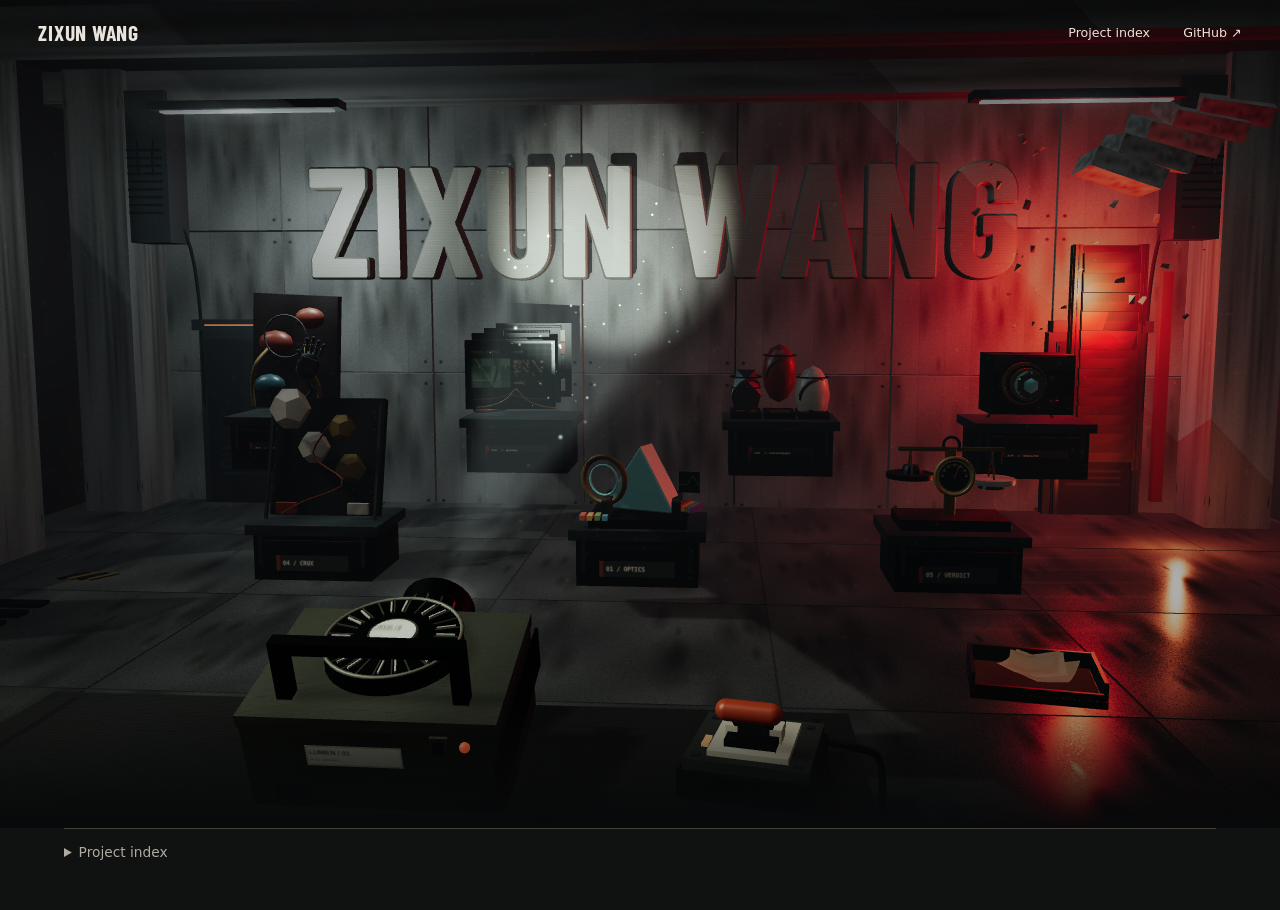
<file: index.html>
<!doctype html>
<html lang="en">
<head>
  <meta charset="utf-8">
  <meta name="viewport" content="width=device-width, initial-scale=1">
  <meta name="theme-color" content="#101111">
  <meta name="description" content="Zixun Wang’s interactive projects, graphics studies and statistical imaging research.">
  <title>Zixun Wang — Selected Work</title>
  <link rel="icon" href="./assets/monogram.svg" type="image/svg+xml">
  <link rel="stylesheet" href="./portfolio.css?v=archive-paper-1">
  <script type="module" src="./portfolio.js?v=paper-shadows-1"></script>
</head>
<body>
  <a class="skip-link" href="#work">Skip to project index</a>

  <main>
    <section class="room" id="room" aria-labelledby="site-title">
      <header class="masthead">
        <a href="#room" class="signature">Zixun Wang</a>
        <nav aria-label="Main navigation">
          <a href="#work">Project index</a>
          <a href="https://github.com/superjay0208">GitHub <span aria-hidden="true">↗</span></a>
        </nav>
      </header>

      <div class="fallback">
        <h1 id="site-title">Zixun Wang</h1>
        <p>Selected work</p>
      </div>

      <canvas id="room-canvas" aria-hidden="true"></canvas>
      <div id="projector-grip" aria-hidden="true" hidden></div>
      <button type="button" id="service-breaker" aria-label="Inspection light" aria-pressed="false" hidden></button>
      <a class="reveal-link" id="reveal-link" hidden><span></span></a>
    </section>

    <section class="index" id="work" aria-label="Project index">
      <details id="project-index" open>
        <summary>Project index</summary>
        <ul class="projects">
          <li><a data-object="optics" href="./slide-projector/">Slide Projector</a><p>A physical sandbox for light, mirrors and prisms.</p></li>
          <li><a data-object="motion" href="https://superjay0208.github.io/crux-motion/">Crux Motion</a><p>A climbing game controlled with your hands.</p></li>
          <li><a data-object="research" href="./research/">The Shape of an Image</a><p>How well do probability models describe image details?</p><a class="secondary" href="https://arxiv.org/abs/2512.17038">Read the paper</a></li>
          <li><a data-object="crux" href="https://superjay0208.github.io/crux/">Crux</a><p>A climbing puzzle about balance and tired hands.</p></li>
          <li><a data-object="counts" href="./cross-examination/">Still Counts?</a><p>A game about drawing the line.</p></li>
          <li><a data-object="rendering" href="./CS%20184/index.html">Non-Photorealistic Rendering</a><p>Stylized shaders for a shared 3D model.</p></li>
          <li><a data-object="vision" href="#vision">Computer Vision</a><p>Six studies from camera optics to generative imaging.</p></li>
        </ul>

        <section class="vision" id="vision" aria-labelledby="vision-heading">
          <h2 id="vision-heading">Computer vision studies</h2>
          <ul>
            <li><a href="./CS%20180/project0/index.html">Perspective and camera optics</a></li>
            <li><a href="./CS%20180/project1/index.html">Colour from glass plates</a></li>
            <li><a href="./CS%20180/project2/index.html">Filters and frequencies</a></li>
            <li><a href="./CS%20180/project3/index.html">Warping and photo mosaics</a></li>
            <li><a href="./CS%20180/project4/index.html">Neural radiance fields</a></li>
            <li><a href="./CS%20180/project5/index.html">Diffusion and flow matching</a></li>
          </ul>
        </section>
        <footer><p>Computer science and statistics at UC Berkeley.</p><a href="https://github.com/superjay0208/voice-rizz">Voice Rizz source ↗</a></footer>
      </details>
    </section>
  </main>
</body>
</html>
</file>
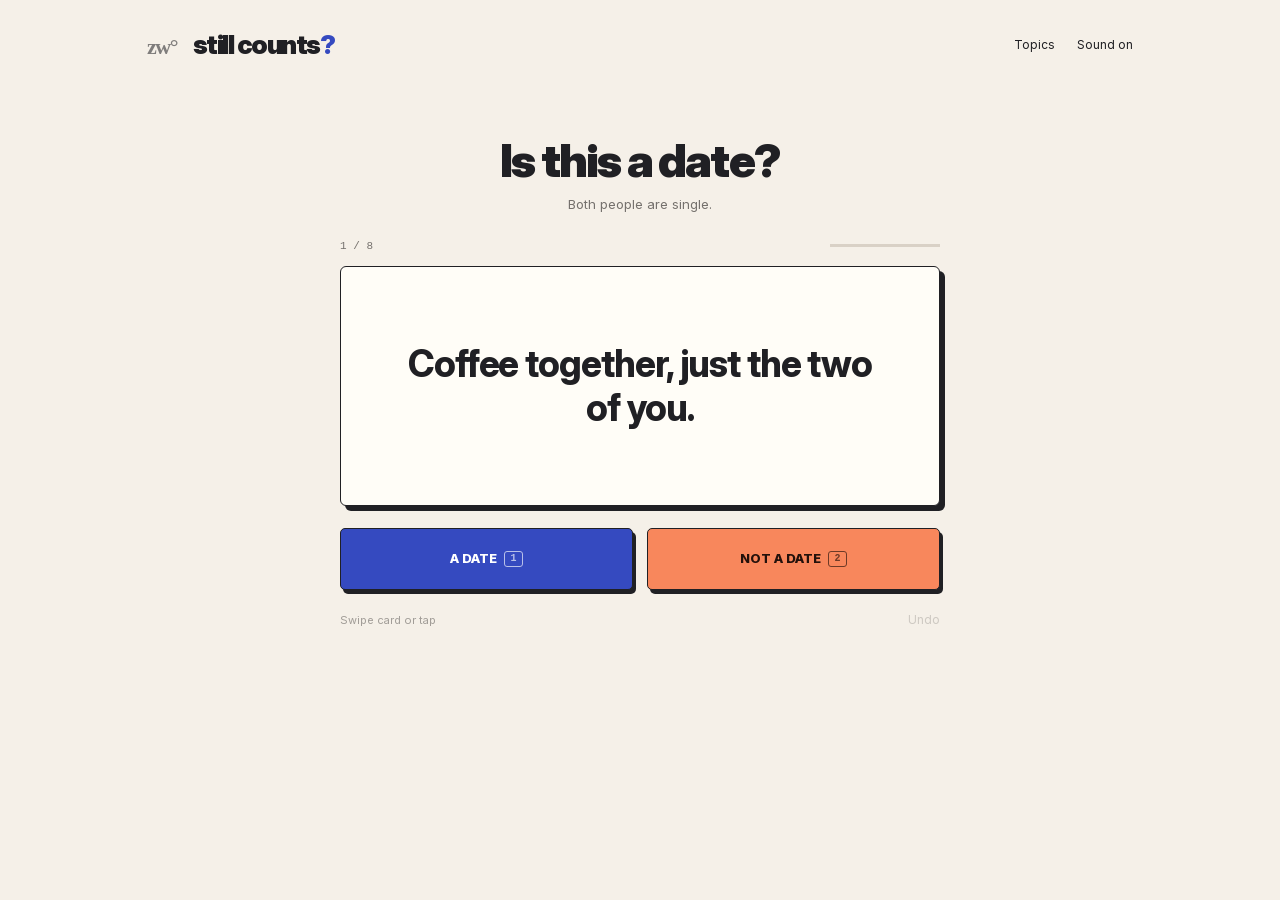
<file: cross-examination/index.html>
<!doctype html>
<html lang="en"><head>
    <script src="../assets/portfolio/archive-arrival.js?v=1"></script>
<meta charset="utf-8"><meta name="viewport" content="width=device-width, initial-scale=1"><meta name="theme-color" content="#f5f0e8">
<meta name="description" content="Sandwiches, dates, and work. Eight quick calls. Where do you draw the line?">
<meta property="og:title" content="Still Counts?"><meta property="og:description" content="Sandwiches, dates, and work. Where do you draw the line?">
<title>Still Counts? — Your line. Your call.</title>
<link rel="icon" href="./favicon.svg" type="image/svg+xml">
<link rel="preload" href="../slide-projector/fonts/InterVariable.woff2" as="font" type="font/woff2" crossorigin>
<link rel="stylesheet" href="./styles.css?v=sc3">
<script type="module" src="./src/app.js?v=sc3"></script>
</head><body>
<a class="skip-link" href="#main">Skip to game</a>
<header class="site-header">
  <div class="header-brand">
    <a class="portfolio-back" href="../" aria-label="Back to Zixun Wang portfolio">zw°</a>
    <a class="wordmark" href="./" aria-label="Still Counts home">still counts<span>?</span></a>
  </div>
  <div class="header-controls">
    <button id="topics-button" class="text-button" type="button">Topics</button>
    <button id="sound-button" class="text-button" type="button" aria-pressed="true" aria-label="Sound on">Sound on</button>
  </div>
</header>
<main id="main" tabindex="-1"><p class="loading" role="status">Loading…</p></main>
<dialog id="topics-dialog" aria-labelledby="topics-title"><button class="close-dialog" data-close type="button" aria-label="Close topics">Close</button><h2 id="topics-title">Pick a question.</h2><div id="topic-list"></div></dialog>
<dialog id="copy-dialog" aria-labelledby="copy-title"><button class="close-dialog" data-close type="button" aria-label="Close result text">Close</button><h2 id="copy-title">Your calls.</h2><textarea id="copy-output" rows="13" readonly aria-label="Shareable result"></textarea></dialog>
<div id="effects" aria-hidden="true"></div><div id="announcer" class="sr-only" role="status" aria-live="polite"></div>
</body></html>
</file>
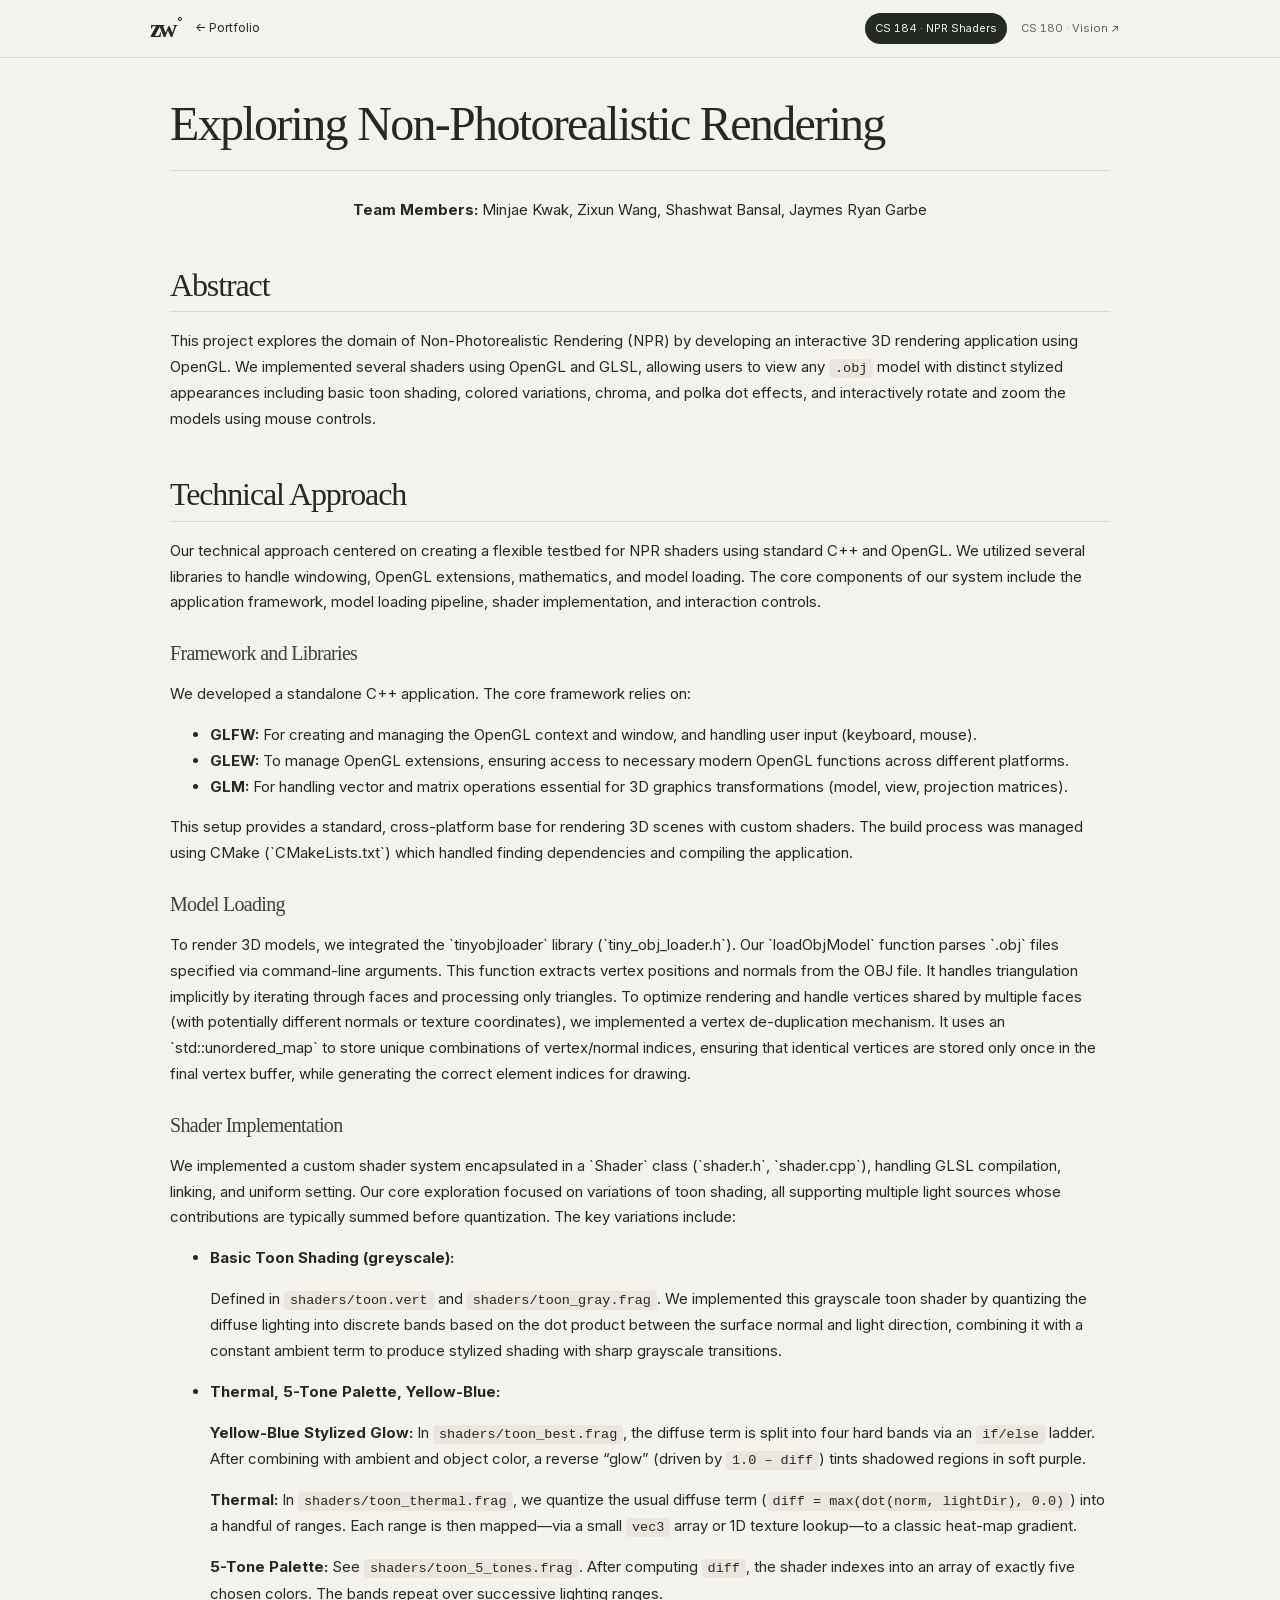
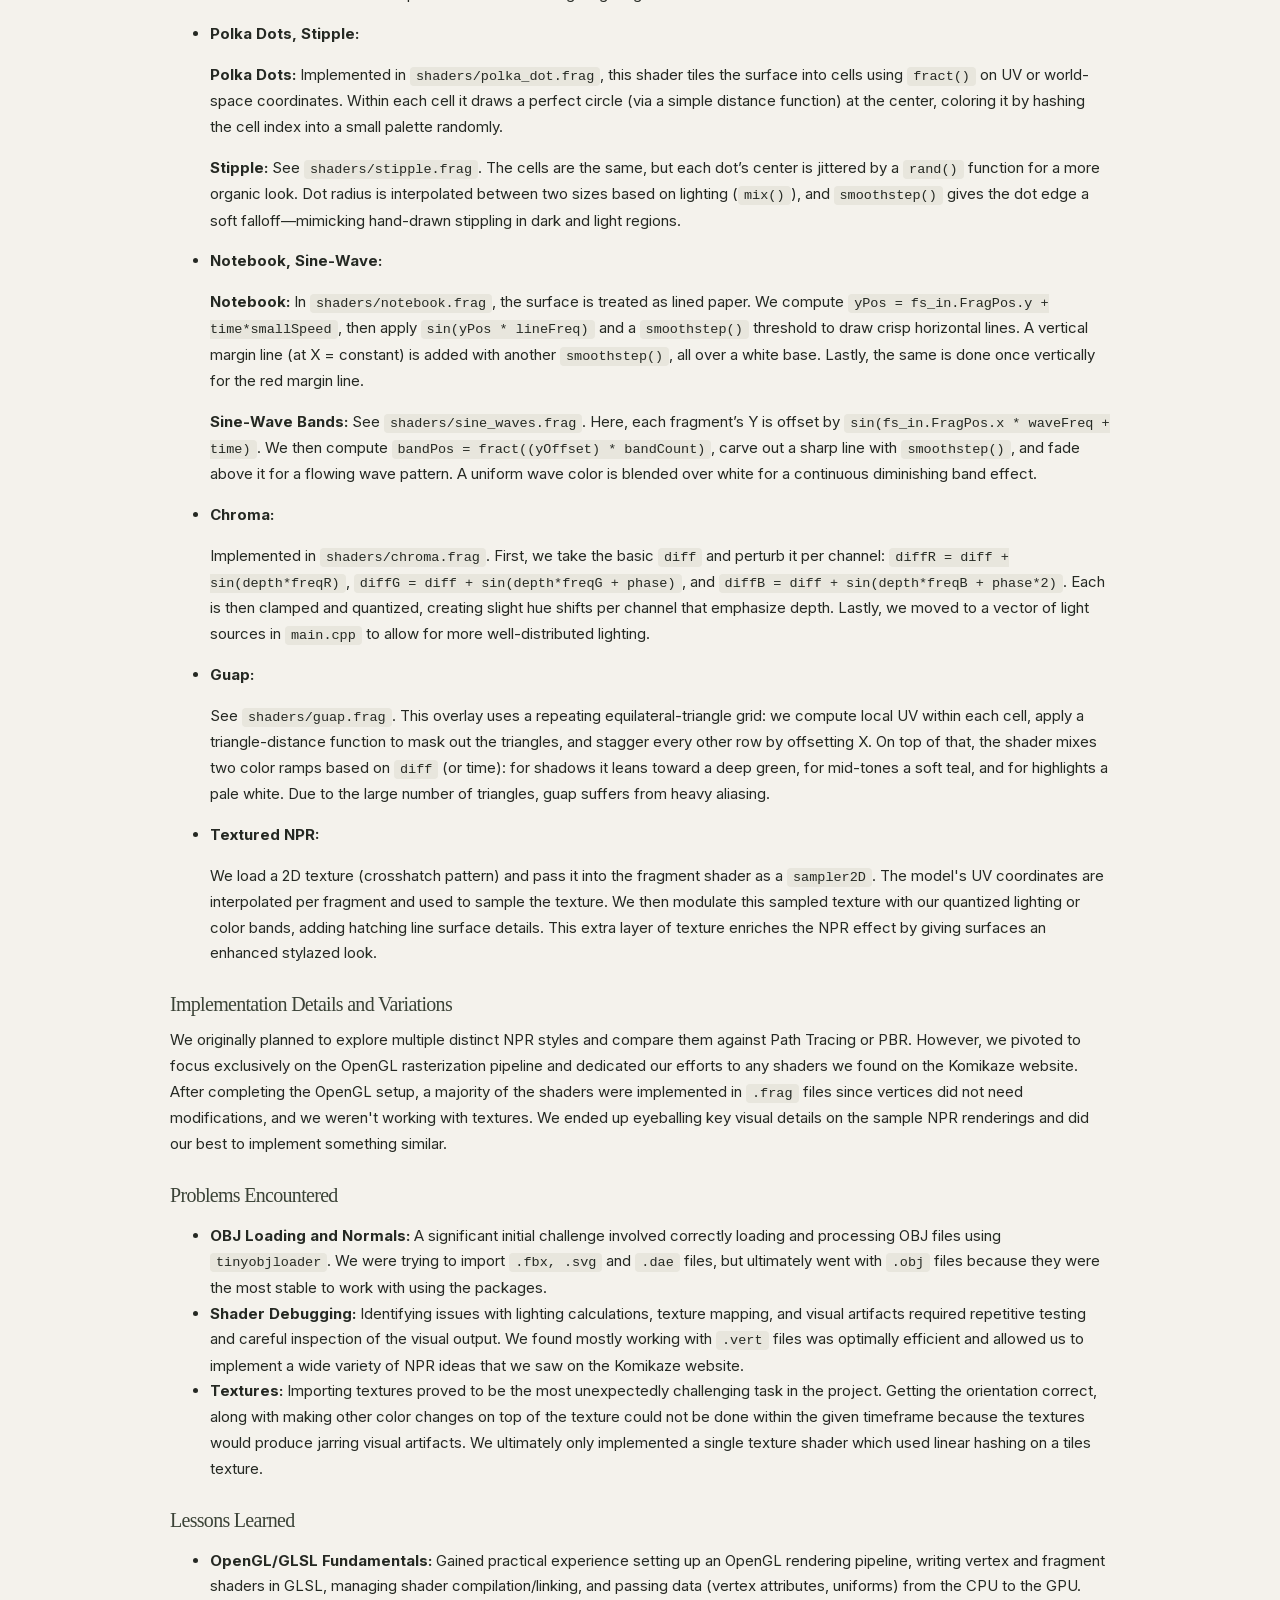
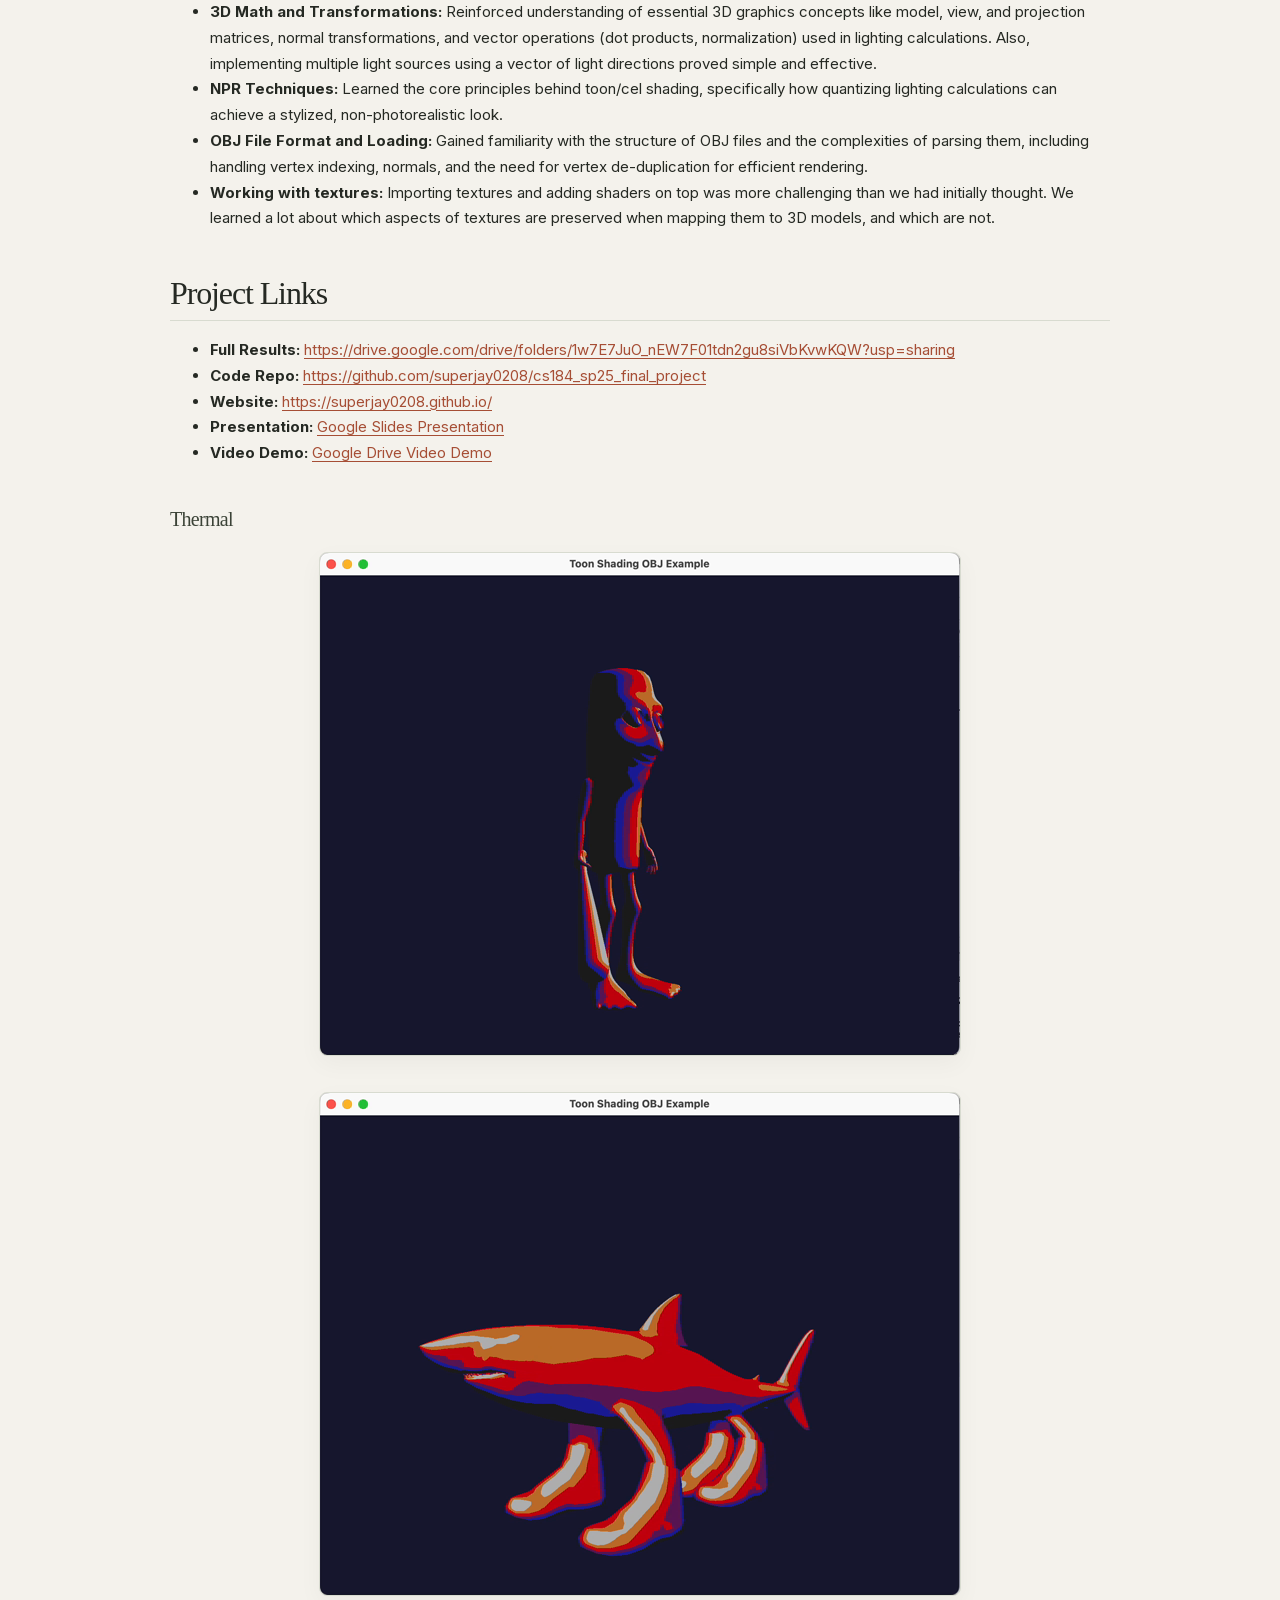
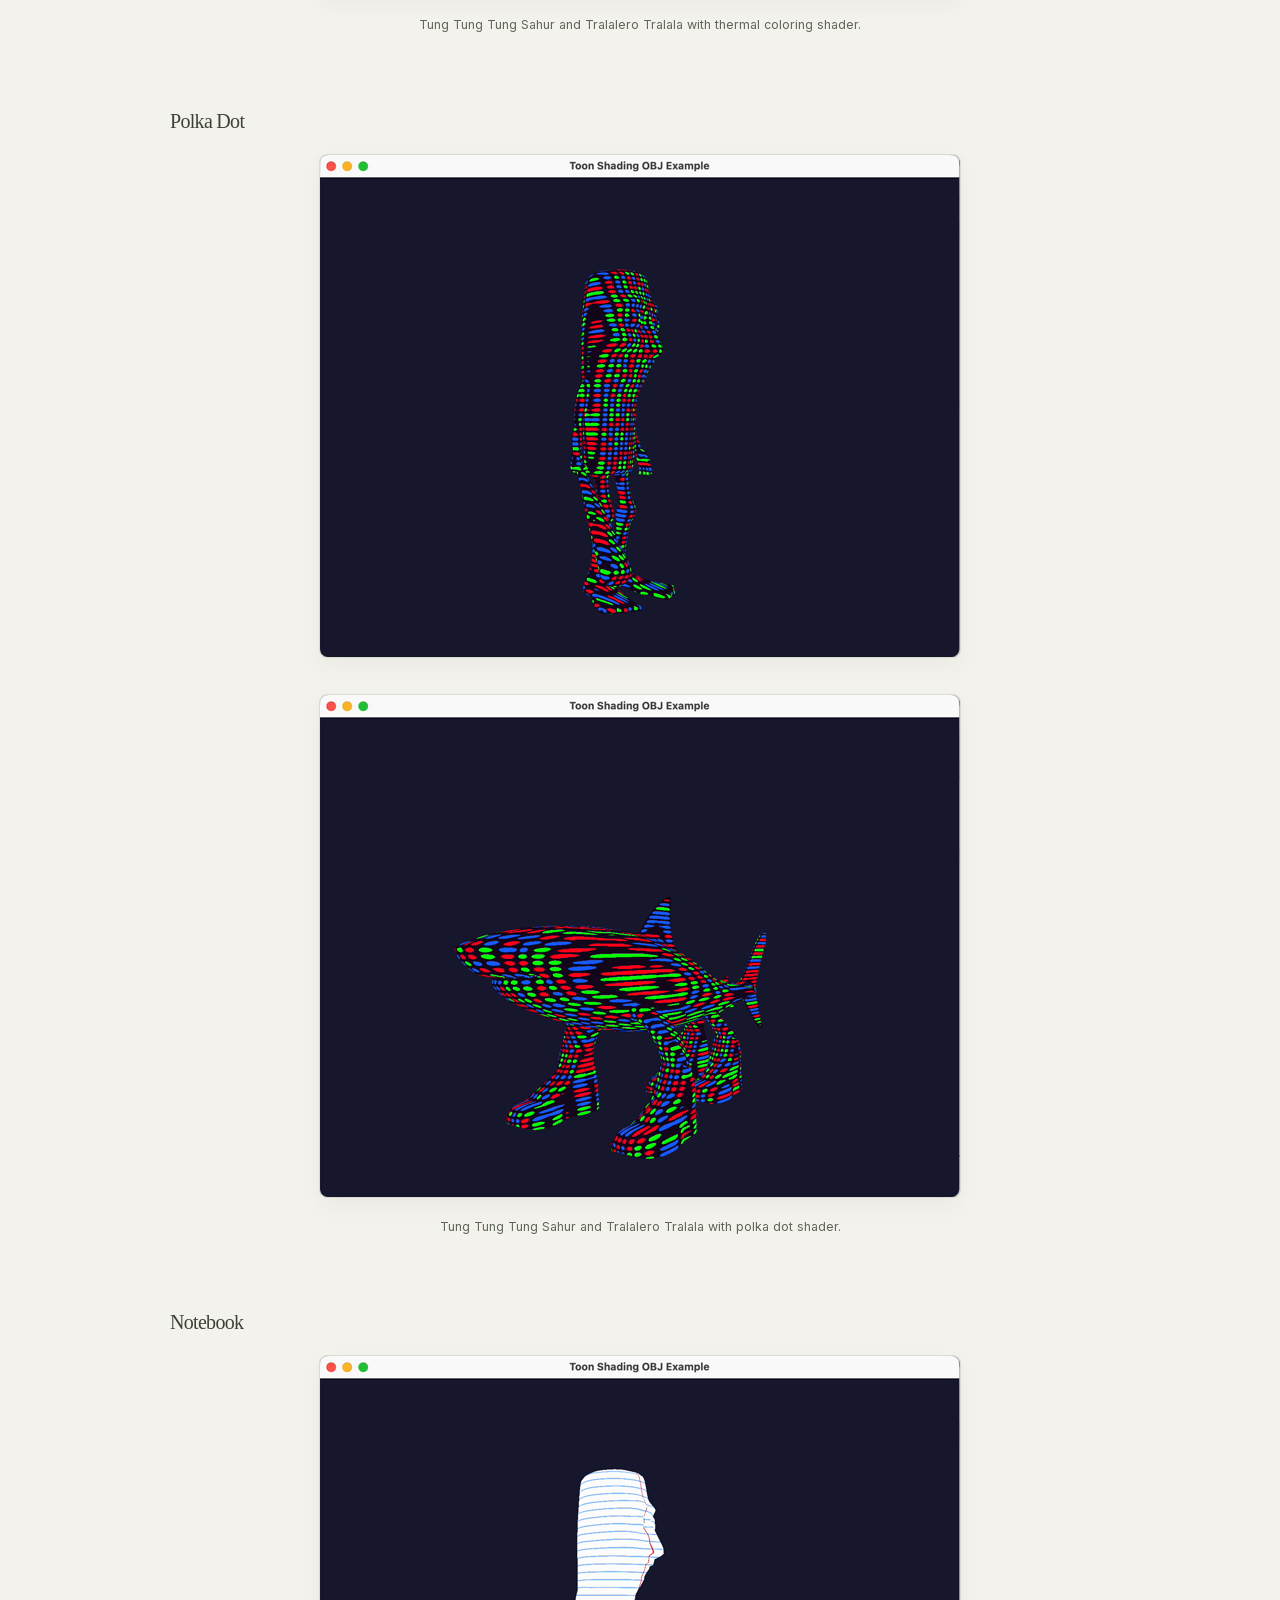
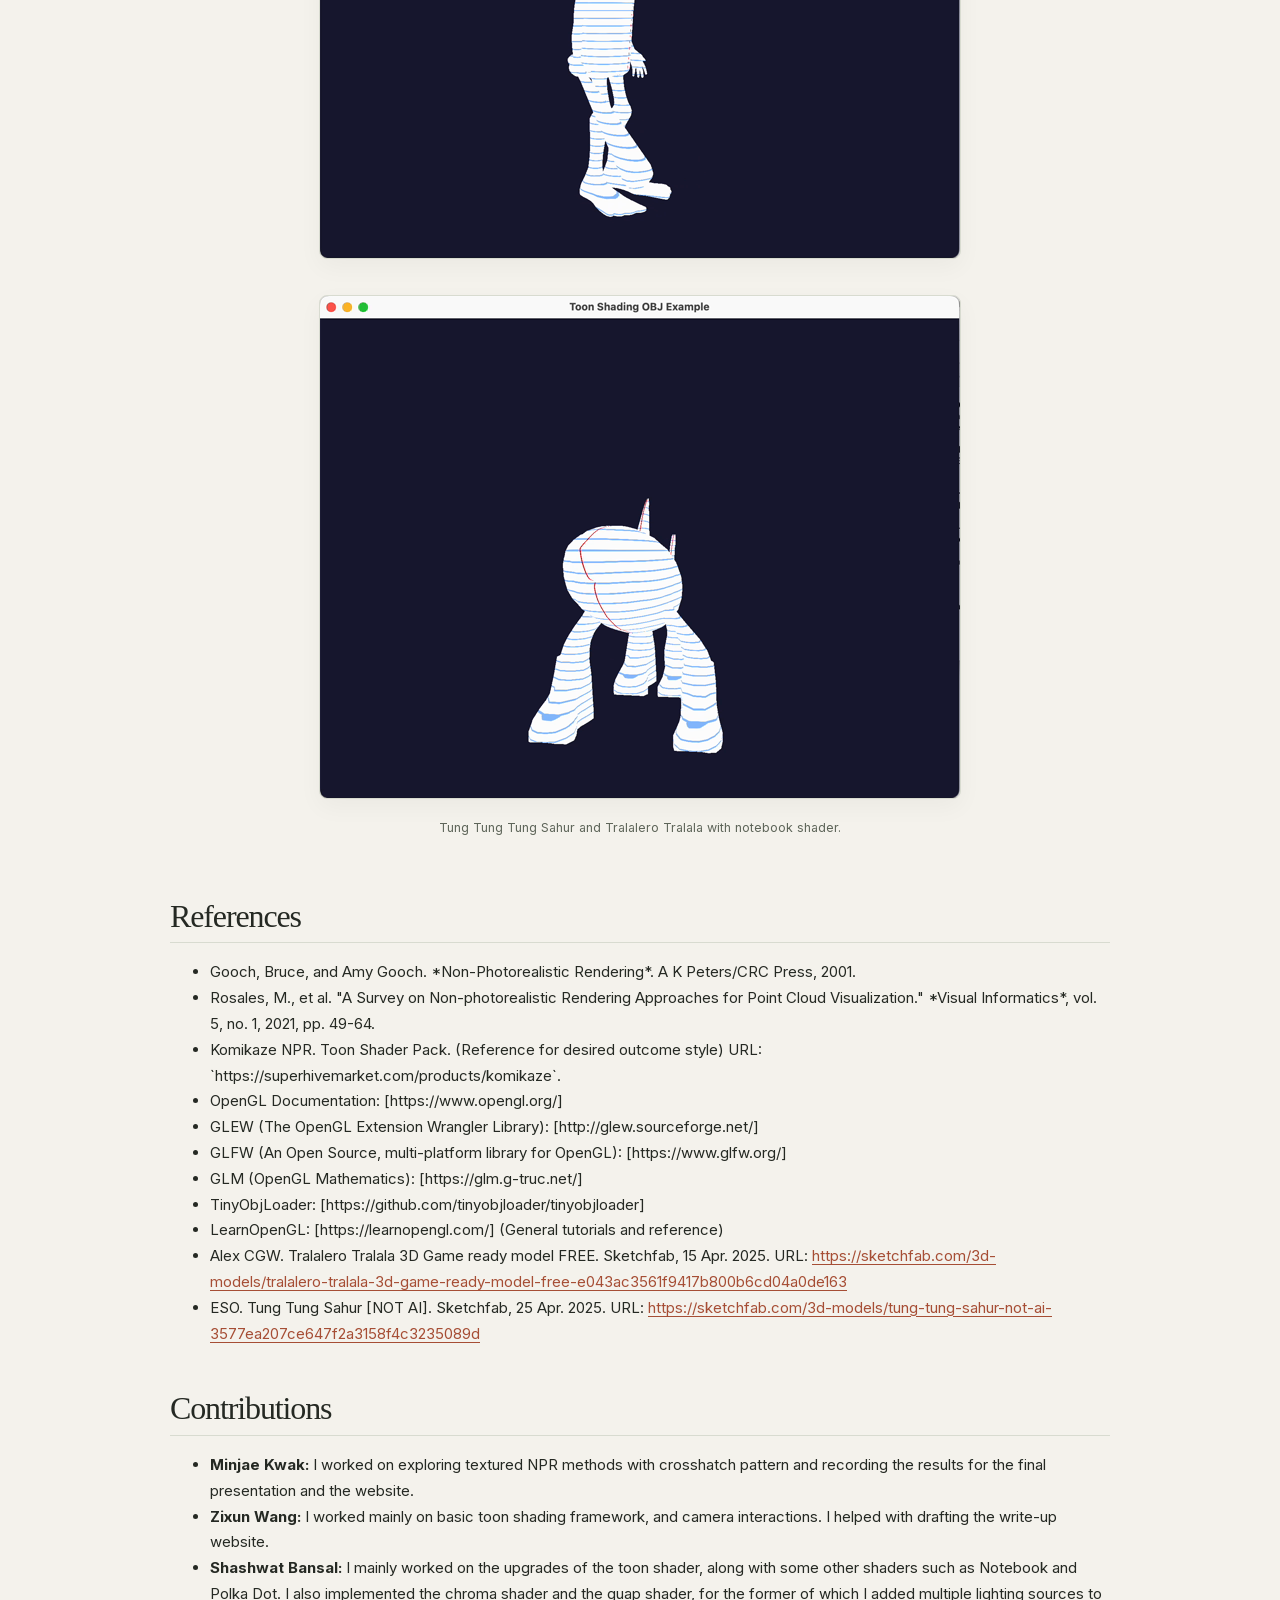
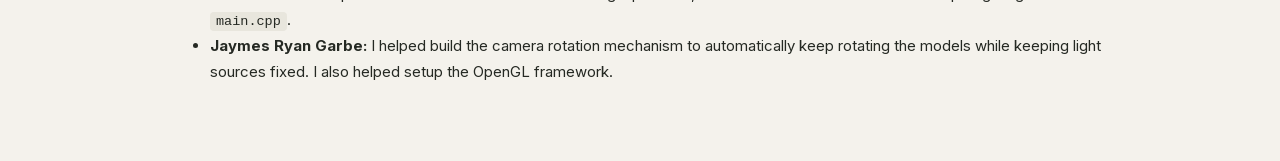
<file: CS 184/index.html>
<!DOCTYPE html>
<html lang="en">
<head>
    <script src="../assets/portfolio/archive-arrival.js?v=1"></script>
    <meta charset="UTF-8">
    <meta name="viewport" content="width=device-width, initial-scale=1">
    <link rel="icon" href="../assets/monogram.svg" type="image/svg+xml">
    <link rel="preload" href="../slide-projector/fonts/InterVariable.woff2" as="font" type="font/woff2" crossorigin>
    <title>CS 184 Final Report - Exploring Non-Photorealistic Rendering</title>
    <style>
        body {
            font-family: sans-serif;
            padding: 20px;
            line-height: 1.6;
            max-width: 900px;
            margin: 20px auto;
        }

        h1, h2, h3 {
            margin-bottom: 10px;
            color: #333;
        }

        h1 {
            text-align: center;
            margin-bottom: 30px;
            border-bottom: 2px solid #333;
            padding-bottom: 10px;
        }

        h2 {
            border-bottom: 1px solid #ccc;
            padding-bottom: 5px;
            margin-top: 30px;
        }

        p {
            margin-bottom: 15px;
        }

        code {
            background-color: #f4f4f4;
            padding: 2px 4px;
            border-radius: 3px;
            font-family: monospace;
        }

        .media-container {
            display: flex;
            flex-direction: column;   /* ← row instead of column */
            gap: 2rem;             /* space between each group */
        }

        .media-container img, .media-container video, .media-container iframe {
             max-width: 90%;
             height: auto;
             margin: 10px auto;
             display: block;
             border: 1px solid #ddd;
             box-shadow: 2px 2px 5px rgba(0,0,0,0.1);
        }

        .group-images {
            display: flex;   /* line the two APNGs side-by-side */
            gap: 1rem;       /* space between the two images */
        }

        .group-images img {
        max-width: 50%;  /* each takes up half the row */
        height: auto;
        border: 1px dashed #ccc;
        padding: 4px;
        }

        .caption {
            font-style: italic;
            color: #555;
            margin-top: 5px;
            text-align: center;
            font-size: 0.9em;
        }

        .contributions ul {
            list-style: none;
            padding: 0;
        }
        .contributions li {
            margin-bottom: 15px;
            padding-left: 10px;
            border-left: 3px solid #ccc;
        }
        .contributions strong {
            display: block;
            margin-bottom: 5px;
        }

        .references ul {
            list-style: disc;
            padding-left: 20px;
        }
        .references li {
            margin-bottom: 8px;
        }

    </style>
        <link rel="stylesheet" href="../studies.css">
    <script src="../studies.js" defer></script>
</head>
<body>
  <div class="study-progress" aria-hidden="true"></div>
  <header class="study-topbar">
    <a class="study-home" href="../#studies"><b>zw<span>°</span></b> <span>← Portfolio</span></a>
    <nav class="study-switcher" aria-label="Study navigation">
      <a href="./index.html" aria-current="page">CS 184 · NPR Shaders</a>
      <a href="../CS%20180/project0/index.html">CS 180 · Vision ↗</a>
    </nav>
  </header>
  <main class="study-shell">

    <h1>Exploring Non-Photorealistic Rendering</h1>

    <p style="text-align: center;"><strong>Team Members:</strong> Minjae Kwak, Zixun Wang, Shashwat Bansal, Jaymes Ryan Garbe</p>

    <h2>Abstract</h2>
    <p>
      This project explores the domain of Non-Photorealistic Rendering (NPR) by developing an interactive 3D rendering application using OpenGL. We implemented several shaders using OpenGL and GLSL, allowing users to view any <code>.obj</code> model with distinct stylized appearances including basic toon shading, colored variations, chroma, and polka dot effects, and interactively rotate and zoom the models using mouse controls.
    </p>

    <h2>Technical Approach</h2>
    <p>
        Our technical approach centered on creating a flexible testbed for NPR shaders using standard C++ and OpenGL. We utilized several libraries to handle windowing, OpenGL extensions, mathematics, and model loading. The core components of our system include the application framework, model loading pipeline, shader implementation, and interaction controls.
    </p>

    <h3>Framework and Libraries</h3>
    <p>
        We developed a standalone C++ application. The core framework relies on:
        <ul>
            <li><b>GLFW:</b> For creating and managing the OpenGL context and window, and handling user input (keyboard, mouse).</li>
            <li><b>GLEW:</b> To manage OpenGL extensions, ensuring access to necessary modern OpenGL functions across different platforms.</li>
            <li><b>GLM:</b> For handling vector and matrix operations essential for 3D graphics transformations (model, view, projection matrices).</li>
        </ul>
        This setup provides a standard, cross-platform base for rendering 3D scenes with custom shaders. The build process was managed using CMake (`CMakeLists.txt`) which handled finding dependencies and compiling the application.
    </p>

    <h3>Model Loading</h3>
    <p>
        To render 3D models, we integrated the `tinyobjloader` library (`tiny_obj_loader.h`). Our `loadObjModel` function parses `.obj` files specified via command-line arguments. This function extracts vertex positions and normals from the OBJ file. It handles triangulation implicitly by iterating through faces and processing only triangles. To optimize rendering and handle vertices shared by multiple faces (with potentially different normals or texture coordinates), we implemented a vertex de-duplication mechanism. It uses an `std::unordered_map` to store unique combinations of vertex/normal indices, ensuring that identical vertices are stored only once in the final vertex buffer, while generating the correct element indices for drawing.
    </p>

    <h3>Shader Implementation</h3>
    <p>
      We implemented a custom shader system encapsulated in a `Shader` class (`shader.h`, `shader.cpp`), handling GLSL compilation, linking, and uniform setting. Our core exploration focused on variations of toon shading, all supporting multiple light sources whose contributions are typically summed before quantization. The key variations include:
  </p>
  <ul>
    <li>
      <b>Basic Toon Shading (greyscale):</b><br/>
      <p>Defined in <code>shaders/toon.vert</code> and <code>shaders/toon_gray.frag</code>. We implemented this grayscale toon shader by quantizing the diffuse lighting into discrete bands based on the dot product between the surface normal and light direction, combining it with a constant ambient term to produce stylized shading with sharp grayscale transitions.</p>
    </li>
  
    <li>
      <b>Thermal, 5-Tone Palette, Yellow-Blue:</b><br/>
      <p><strong>Yellow-Blue Stylized Glow:</strong> In <code>shaders/toon_best.frag</code>, the diffuse term is split into four hard bands via an <code>if/else</code> ladder. After combining with ambient and object color, a reverse “glow” (driven by <code>1.0 – diff</code>) tints shadowed regions in soft purple.</p>
      <p><strong>Thermal:</strong> In <code>shaders/toon_thermal.frag</code>, we quantize the usual diffuse term (<code>diff = max(dot(norm, lightDir), 0.0)</code>) into a handful of ranges. Each range is then mapped—via a small <code>vec3</code> array or 1D texture lookup—to a classic heat-map gradient.</p>
      <p><strong>5-Tone Palette:</strong> See <code>shaders/toon_5_tones.frag</code>. After computing <code>diff</code>, the shader indexes into an array of exactly five chosen colors. The bands repeat over successive lighting ranges.</p>
      </li>
  
    <li>
      <b>Polka Dots, Stipple:</b><br/>
      <p><strong>Polka Dots:</strong> Implemented in <code>shaders/polka_dot.frag</code>, this shader tiles the surface into cells using <code>fract()</code> on UV or world-space coordinates. Within each cell it draws a perfect circle (via a simple distance function) at the center, coloring it by hashing the cell index into a small palette randomly.</p>
      <p><strong>Stipple:</strong> See <code>shaders/stipple.frag</code>. The cells are the same, but each dot’s center is jittered by a <code>rand()</code> function for a more organic look. Dot radius is interpolated between two sizes based on lighting (<code>mix()</code>), and <code>smoothstep()</code> gives the dot edge a soft falloff—mimicking hand-drawn stippling in dark and light regions.</p>
    </li>
  
    <li>
      <b>Notebook, Sine-Wave:</b><br/>
      <p><strong>Notebook:</strong> In <code>shaders/notebook.frag</code>, the surface is treated as lined paper. We compute <code>yPos = fs_in.FragPos.y + time*smallSpeed</code>, then apply <code>sin(yPos * lineFreq)</code> and a <code>smoothstep()</code> threshold to draw crisp horizontal lines. A vertical margin line (at X = constant) is added with another <code>smoothstep()</code>, all over a white base. Lastly, the same is done once vertically for the red margin line.</p>
      <p><strong>Sine-Wave Bands:</strong> See <code>shaders/sine_waves.frag</code>. Here, each fragment’s Y is offset by <code>sin(fs_in.FragPos.x * waveFreq + time)</code>. We then compute <code>bandPos = fract((yOffset) * bandCount)</code>, carve out a sharp line with <code>smoothstep()</code>, and fade above it for a flowing wave pattern. A uniform wave color is blended over white for a continuous diminishing band effect.</p>
    </li>
  
    <li>
      <b>Chroma:</b><br/>
      <p>Implemented in <code>shaders/chroma.frag</code>. First, we take the basic <code>diff</code> and perturb it per channel: <code>diffR = diff + sin(depth*freqR)</code>, <code>diffG = diff + sin(depth*freqG + phase)</code>, and <code>diffB = diff + sin(depth*freqB + phase*2)</code>. Each is then clamped and quantized, creating slight hue shifts per channel that emphasize depth. Lastly, we moved to a vector of light sources in <code>main.cpp</code> to allow for more well-distributed lighting.</p>
    </li>
  
    <li>
      <b>Guap:</b><br/>
      <p>See <code>shaders/guap.frag</code>. This overlay uses a repeating equilateral-triangle grid: we compute local UV within each cell, apply a triangle-distance function to mask out the triangles, and stagger every other row by offsetting X. On top of that, the shader mixes two color ramps based on <code>diff</code> (or time): for shadows it leans toward a deep green, for mid-tones a soft teal, and for highlights a pale white. Due to the large number of triangles, guap suffers from heavy aliasing.</p>
    </li>
    <li>
      <b>Textured NPR:</b><br/>
      <p>We load a 2D texture (crosshatch pattern) and pass it into the fragment shader as a <code>sampler2D</code>. The model's UV coordinates are interpolated per fragment and used to sample the texture. We then modulate this sampled texture with our quantized lighting or color bands, adding hatching line surface details. This extra layer of texture enriches the NPR effect by giving surfaces an enhanced stylazed look.</p>
    </li>
  </ul>

  <h3>Implementation Details and Variations</h3>
      We originally planned to explore multiple distinct NPR styles and compare them against Path Tracing or PBR. However, we pivoted to focus exclusively on the OpenGL rasterization pipeline and dedicated our efforts to any shaders we found on the Komikaze website. After completing the OpenGL setup, a majority of the shaders were implemented in <code>.frag</code> files since vertices did not need modifications, and we weren't working with textures. We ended up eyeballing key visual details on the sample NPR renderings and did our best to implement something similar.
  </p>

    <h3>Problems Encountered</h3>
    <ul>
        <li><b>OBJ Loading and Normals:</b> A significant initial challenge involved correctly loading and processing OBJ files using <code>tinyobjloader</code>. We were trying to import <code>.fbx, .svg</code> and <code>.dae</code> files, but ultimately went with <code>.obj</code> files because they were the most stable to work with using the packages.</li>
        <li><b>Shader Debugging:</b> Identifying issues with lighting calculations, texture mapping, and visual artifacts required repetitive testing and careful inspection of the visual output. We found mostly working with <code>.vert</code> files was optimally efficient and allowed us to implement a wide variety of NPR ideas that we saw on the Komikaze website.</li>
        <li><b>Textures:</b> Importing textures proved to be the most unexpectedly challenging task in the project. Getting the orientation correct, along with making other color changes on top of the texture could not be done within the given timeframe because the textures would produce jarring visual artifacts. We ultimately only implemented a single texture shader which used linear hashing on a tiles texture.</li>
    </ul>

    <h3>Lessons Learned</h3>
    <ul>
        <li><b>OpenGL/GLSL Fundamentals:</b> Gained practical experience setting up an OpenGL rendering pipeline, writing vertex and fragment shaders in GLSL, managing shader compilation/linking, and passing data (vertex attributes, uniforms) from the CPU to the GPU.</li>
        <li><b>3D Math and Transformations:</b> Reinforced understanding of essential 3D graphics concepts like model, view, and projection matrices, normal transformations, and vector operations (dot products, normalization) used in lighting calculations. Also, implementing multiple light sources using a vector of light directions proved simple and effective.</li>
        <li><b>NPR Techniques:</b> Learned the core principles behind toon/cel shading, specifically how quantizing lighting calculations can achieve a stylized, non-photorealistic look.</li>
        <li><b>OBJ File Format and Loading:</b> Gained familiarity with the structure of OBJ files and the complexities of parsing them, including handling vertex indexing, normals, and the need for vertex de-duplication for efficient rendering.</li>
        <li><b>Working with textures:</b> Importing textures and adding shaders on top was more challenging than we had initially thought. We learned a lot about which aspects of textures are preserved when mapping them to 3D models, and which are not.</li>
    </ul>
    <h2>Project Links</h2>
    <ul>
        <li><strong>Full Results:</strong> <a href="https://drive.google.com/drive/folders/1w7E7JuO_nEW7F01tdn2gu8siVbKvwKQW?usp=sharing">https://drive.google.com/drive/folders/1w7E7JuO_nEW7F01tdn2gu8siVbKvwKQW?usp=sharing</a></li>
        <li><strong>Code Repo:</strong> <a href="https://github.com/superjay0208/cs184_sp25_final_project">https://github.com/superjay0208/cs184_sp25_final_project</a></li>
        <li><strong>Website:</strong> <a href="https://superjay0208.github.io/" target="_blank">https://superjay0208.github.io/</a></li>
        <li><strong>Presentation:</strong> <a href="https://docs.google.com/presentation/d/1RfQtmLIhLqFPoOdPa2pzxL3zuBOIFqItZJ2SWw2I9kE/edit?usp=sharing" target="_blank">Google Slides Presentation</a></li>
        <li><strong>Video Demo:</strong> <a href="https://drive.google.com/file/d/1MA8pasBDFyrZDKzD0pBjy2Qdmx0CHSao/view?usp=sharing" target="_blank">Google Drive Video Demo</a></li>
    </ul>
    <div class="media-container">
    
      <!-- Thermal Group -->
      <div class="showcase-group">
        <h3>Thermal</h3>
        <div class="group-images">
          <img src="images/tung_thermal.apng" alt="tung_thermal" loading="lazy" decoding="async">
          <img src="images/tralala_thermal.apng" alt="tralala_thermal" loading="lazy" decoding="async">
        </div>
        <p class="caption">Tung Tung Tung Sahur and Tralalero Tralala with thermal coloring shader.</p>
      </div>
      <!-- Polka Dot Group -->
      <div class="showcase-group">
        <h3>Polka Dot</h3>
        <div class="group-images">
          <img src="images/tung_polka.apng" alt="tung_polka" loading="lazy" decoding="async">
          <img src="images/tralala_polka.apng" alt="tralala_polka" loading="lazy" decoding="async">
        </div>
        <p class="caption">Tung Tung Tung Sahur and Tralalero Tralala with polka dot shader.</p>
      </div>
    
      <!-- Notebook Group -->
      <div class="showcase-group">
        <h3>Notebook</h3>
        <div class="group-images">
          <img src="images/tung_notebook.apng" alt="tung_notebook" loading="lazy" decoding="async">
          <img src="images/tralala_notebook.apng" alt="tralala_notebook" loading="lazy" decoding="async">
        </div>
        <p class="caption">Tung Tung Tung Sahur and Tralalero Tralala with notebook shader.</p>
      </div>
    
    </div>


    <h2 class="references">References</h2>
    <ul>
        <li>Gooch, Bruce, and Amy Gooch. *Non-Photorealistic Rendering*. A K Peters/CRC Press, 2001.</li>
        <li>Rosales, M., et al. "A Survey on Non-photorealistic Rendering Approaches for Point Cloud Visualization." *Visual Informatics*, vol. 5, no. 1, 2021, pp. 49-64.</li>
        <li>Komikaze NPR. Toon Shader Pack. (Reference for desired outcome style) URL: `https://superhivemarket.com/products/komikaze`.</li>
        <li>OpenGL Documentation: [https://www.opengl.org/]</li>
        <li>GLEW (The OpenGL Extension Wrangler Library): [http://glew.sourceforge.net/]</li>
        <li>GLFW (An Open Source, multi-platform library for OpenGL): [https://www.glfw.org/]</li>
        <li>GLM (OpenGL Mathematics): [https://glm.g-truc.net/]</li>
        <li>TinyObjLoader: [https://github.com/tinyobjloader/tinyobjloader]</li>
        <li>LearnOpenGL: [https://learnopengl.com/] (General tutorials and reference)</li>
        <li>Alex CGW. Tralalero Tralala 3D Game ready model FREE. Sketchfab, 15 Apr. 2025. URL: <a href="https://sketchfab.com/3d-models/tralalero-tralala-3d-game-ready-model-free-e043ac3561f9417b800b6cd04a0de163">https://sketchfab.com/3d-models/tralalero-tralala-3d-game-ready-model-free-e043ac3561f9417b800b6cd04a0de163</a></li>
        <li>ESO. Tung Tung Sahur [NOT AI]. Sketchfab, 25 Apr. 2025. URL: <a href="https://sketchfab.com/3d-models/tung-tung-sahur-not-ai-3577ea207ce647f2a3158f4c3235089d">https://sketchfab.com/3d-models/tung-tung-sahur-not-ai-3577ea207ce647f2a3158f4c3235089d</a></li>
        </ul>


    <h2 class="contributions">Contributions</h2>
    <ul>
        <li><strong>Minjae Kwak:</strong> I worked on exploring textured NPR methods with crosshatch pattern and recording the results for the final presentation and the website. </li>
        <li><strong>Zixun Wang:</strong> I worked mainly on basic toon shading framework, and camera interactions. I helped with drafting the write-up website.</li>
        <li><strong>Shashwat Bansal:</strong> I mainly worked on the upgrades of the toon shader, along with some other shaders such as Notebook and Polka Dot. I also implemented the chroma shader and the guap shader, for the former of which I added multiple lighting sources to <code>main.cpp</code>.</li>
        <li><strong>Jaymes Ryan Garbe:</strong> I helped build the camera rotation mechanism to automatically keep rotating the models while keeping light sources fixed. I also helped setup the OpenGL framework.</li>
    </ul>

  </main>
</body>
</html>
</file>
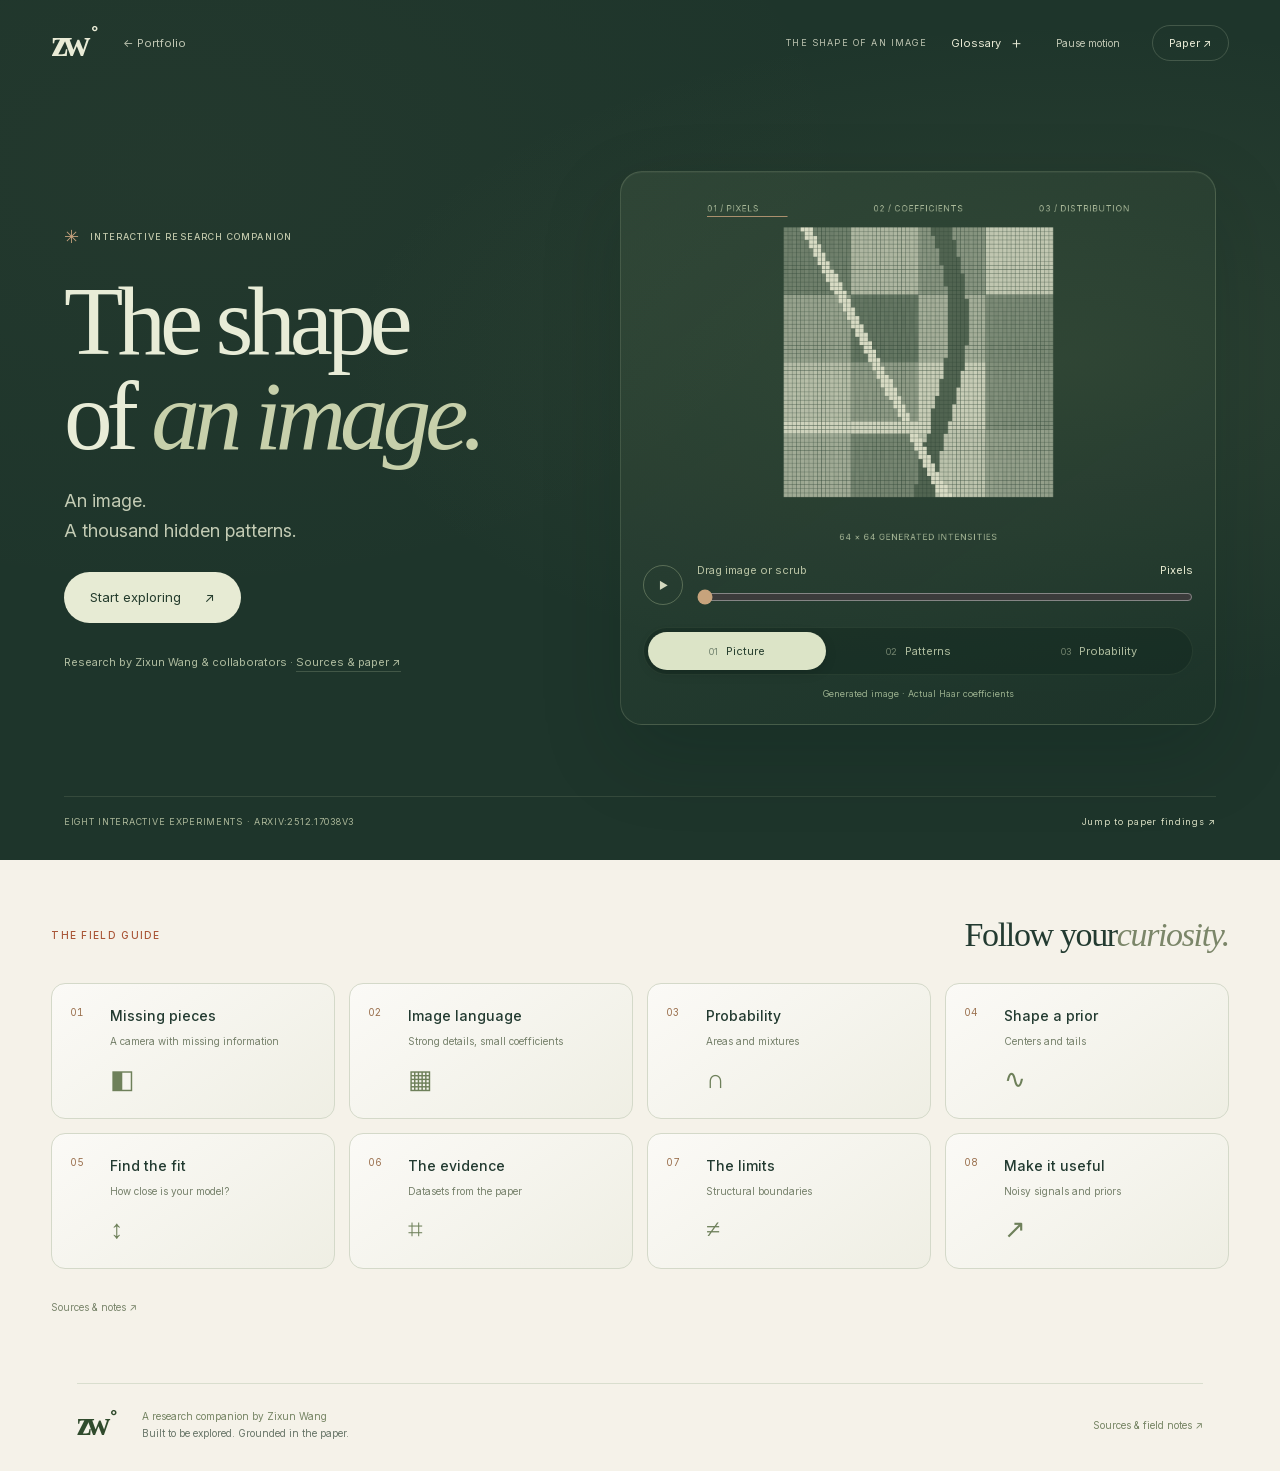
<file: research/index.html>
<!doctype html>
<html lang="en">
<head>
    <script src="../assets/portfolio/archive-arrival.js?v=1"></script>
  <meta charset="utf-8">
  <meta name="viewport" content="width=device-width, initial-scale=1">
  <meta name="theme-color" content="#1e352b">
  <meta name="description" content="An interactive research journey by Zixun Wang and collaborators. Explore image coefficients, Gaussian scale mixtures, model fitting, and the evidence behind arXiv:2512.17038.">
  <title>The Shape of an Image — An interactive research journey</title>
  <link rel="icon" href="../assets/monogram.svg" type="image/svg+xml">
  <link rel="preload" href="../slide-projector/fonts/InterVariable.woff2" as="font" type="font/woff2" crossorigin>
  <link rel="stylesheet" href="./research.css">
  <script type="module" src="./app.mjs"></script>
</head>
<body>
  <a class="skip" href="#one">Skip to the first experiment</a>
  <header class="topbar">
    <a class="brand" href="../" aria-label="Zixun Wang’s portfolio">zw<span>°</span></a>
    <a class="back-link" href="../#research">← Portfolio</a>
    <a class="topbar-title" href="#title">THE SHAPE OF AN IMAGE</a>
    <button class="words-button" id="open-words" type="button" hidden>Glossary <span aria-hidden="true">＋</span></button>
    <button id="motion" type="button" aria-pressed="false" hidden>Pause motion</button>
    <a class="paper-top" href="https://arxiv.org/abs/2512.17038" target="_blank" rel="noopener noreferrer">Paper ↗</a>
  </header>
  <main>
    <section class="hero" aria-labelledby="title">
      <div class="hero-grid">
        <div class="hero-copy">
          <p class="eyebrow"><span class="little-star">✳</span> INTERACTIVE RESEARCH COMPANION</p>
          <h1 id="title">The shape<br>of <em>an image.</em></h1>
          <p class="hero-description">An image.<br>A thousand hidden patterns.</p>
          <a class="button light" href="#one">Start exploring <span aria-hidden="true">↗</span></a>
          <p class="byline">Research by Zixun Wang &amp; collaborators · <a href="#sources-title">Sources &amp; paper ↗</a></p>
        </div>
        <div class="hero-experiment">
          <canvas id="hero-canvas" width="680" height="510" role="img" aria-label="A teaching image transforming into its Haar coefficient distribution"></canvas>
          <div class="hero-transport">
            <button class="round-button" id="hero-play" type="button" aria-label="Play the image-to-distribution transformation">▶</button>
            <label class="hero-slider-label" for="hero-morph">Drag image or scrub <output id="hero-state">Pixels</output></label>
            <input id="hero-morph" type="range" min="0" max="1" step="0.01" value="0" aria-label="Transform pixels into their coefficient distribution">
          </div>
          <div class="hero-phases" role="group" aria-label="Image representation">
            <button type="button" data-morph="0" aria-pressed="true"><span>01</span> Picture</button>
            <button type="button" data-morph="0.5" aria-pressed="false"><span>02</span> Patterns</button>
            <button type="button" data-morph="1" aria-pressed="false"><span>03</span> Probability</button>
          </div>
          <p class="art-note">Generated image · Actual Haar coefficients</p>
        </div>
      </div>
      <div class="hero-foot">
        <span>EIGHT INTERACTIVE EXPERIMENTS · ARXIV:2512.17038V3</span>
        <a href="#six">Jump to paper findings ↗</a>
      </div>
    </section>

    <div class="journey-workspace" id="workspace">
      <nav class="chapter-nav" aria-label="Research chapters">
        <div class="nav-intro"><span class="eyebrow">THE FIELD GUIDE</span><strong>Follow your<br><em>curiosity.</em></strong></div>
        <a href="#one" data-chapter="one"><span class="chapter-number">01</span><span class="chapter-nav-copy">Missing pieces<small>A camera with missing information</small></span><span class="chapter-symbol" aria-hidden="true">◧</span></a>
        <a href="#two" data-chapter="two"><span class="chapter-number">02</span><span class="chapter-nav-copy">Image language<small>Strong details, small coefficients</small></span><span class="chapter-symbol" aria-hidden="true">▦</span></a>
        <a href="#three" data-chapter="three"><span class="chapter-number">03</span><span class="chapter-nav-copy">Probability<small>Areas and mixtures</small></span><span class="chapter-symbol" aria-hidden="true">∩</span></a>
        <a href="#four" data-chapter="four"><span class="chapter-number">04</span><span class="chapter-nav-copy">Shape a prior<small>Centers and tails</small></span><span class="chapter-symbol" aria-hidden="true">∿</span></a>
        <a href="#five" data-chapter="five"><span class="chapter-number">05</span><span class="chapter-nav-copy">Find the fit<small>How close is your model?</small></span><span class="chapter-symbol" aria-hidden="true">↕</span></a>
        <a href="#six" data-chapter="six"><span class="chapter-number">06</span><span class="chapter-nav-copy">The evidence<small>Datasets from the paper</small></span><span class="chapter-symbol" aria-hidden="true">⌗</span></a>
        <a href="#seven" data-chapter="seven"><span class="chapter-number">07</span><span class="chapter-nav-copy">The limits<small>Structural boundaries</small></span><span class="chapter-symbol" aria-hidden="true">≠</span></a>
        <a href="#eight" data-chapter="eight"><span class="chapter-number">08</span><span class="chapter-nav-copy">Make it useful<small>Noisy signals and priors</small></span><span class="chapter-symbol" aria-hidden="true">↗</span></a>
        <div class="nav-foot">
          <span id="explored-count">Images · probability · inference</span>
          <a href="#sources-title">Sources &amp; notes ↗</a>
          <a href="#title">← Introduction</a>
        </div>
        <div id="journey-progress" aria-hidden="true"></div>
      </nav>

      <div class="chapter-stage">
        <div class="journey-toolbar" hidden>
          <span><span class="live-dot">INTERACTIVE FIELD GUIDE</span></span>
          <button id="reading-mode" type="button" aria-pressed="false">Read all chapters</button>
        </div>

        <section class="chapter shell" id="one" aria-labelledby="one-title">
          <div class="chapter-heading">
            <p class="eyebrow">01 / THE PUZZLE</p>
            <h2 id="one-title">What did the<br><em>camera miss?</em></h2>
            <p>Two different pictures can leave the exact same measurement.</p>
          </div>
          <div class="lab inverse-lab">
            <div class="lab-bar"><span class="lab-label">THE UNSEEN DETAIL · DRAG PIXELS OR SLIDER</span><span class="simulation-label">TEACHING SIMULATION</span></div>
            <div class="inverse-grid">
              <div>
                <div class="two-pixels" role="img" aria-label="Two pixels whose average remains one half">
                  <div id="pixel-left"><span>x₁ <output id="pixel-left-value">0.20</output></span></div>
                  <div id="pixel-right"><span>x₂ <output id="pixel-right-value">0.80</output></span></div>
                </div>
                <label class="range-label" for="detail">Hidden contrast <output id="detail-value">−0.30</output></label>
                <input id="detail" type="range" min="-0.5" max="0.5" step="0.01" value="-0.3">
                <div class="range-extents"><span>Dark → light</span><span>Light → dark</span></div>
                <div class="chip-group">
                  <button type="button" data-detail="0">Smooth</button>
                  <button type="button" data-detail="-0.45">Edge</button>
                  <button type="button" data-detail="0.45">Reverse edge</button>
                </div>
              </div>
              <div class="sensor">
                <span class="sensor-arrow" aria-hidden="true">→</span>
                <span class="lab-label">WHAT THE CAMERA RECORDS</span>
                <strong id="measurement">0.50</strong>
                <div class="equation">b = (x₁ + x₂) / 2</div>
                <p>The measurement stays fixed while hidden detail changes.</p>
                <div class="sensor-detail">Haar detail <output id="haar-detail">−0.424</output> · <span>d = (x₁ − x₂) / √2</span></div>
              </div>
            </div>
            <p class="lab-insight">Data alone cannot pick one picture. We need a <strong>prior</strong>—explicit expectations about which patterns are plausible.</p>
          </div>
          <details class="lesson-notes">
            <summary>Background &amp; motivation <span>Inverse problems &amp; priors ＋</span></summary>
            <div class="story-columns">
              <p>In an <dfn>inverse problem</dfn>, we work backward from incomplete or noisy measurements. Because different originals can produce the same reading, observations alone underdetermine the answer.</p>
              <p>A <dfn>prior</dfn> models which signals are plausible before seeing this measurement; a <dfn>posterior</dfn> combines prior and data. Our study tests whether a flexible family of priors actually matches real image coefficients.</p>
            </div>
            <a class="source-note" href="https://arxiv.org/html/2512.17038v3#S3" target="_blank" rel="noopener noreferrer">Motivation in the paper · §3 ↗</a>
          </details>
        </section>

        <section class="chapter shell" id="two" aria-labelledby="two-title">
          <div class="chapter-heading">
            <p class="eyebrow">02 / CHANGE THE ALPHABET</p>
            <h2 id="two-title">Keep less.<br><em>See what survives.</em></h2>
            <p>A few strong patterns carry most of a picture; most detail coefficients sit near zero.</p>
          </div>
          <div class="lab image-lab">
            <div class="lab-bar"><span class="lab-label">AN IMAGE, IN HAAR · DRAG RECONSTRUCTION TO SCRUB</span><span class="simulation-label">REAL HAAR TRANSFORM · GENERATED IMAGES</span></div>
            <div class="image-controls">
              <div class="chip-group" role="group" aria-label="Choose a teaching image">
                <button type="button" data-scene="fields" aria-pressed="true">Field patterns</button>
                <button type="button" data-scene="buildings" aria-pressed="false">Rooftops</button>
                <button type="button" data-scene="texture" aria-pressed="false">Busy texture</button>
              </div>
              <label class="range-label" for="keep">Keep strongest details <output id="keep-value">10%</output></label>
              <input id="keep" type="range" min="1" max="100" step="1" value="10">
            </div>
            <div class="image-triptych">
              <figure><canvas id="original-image" width="256" height="256" role="img" aria-label="Original generated image"></canvas><figcaption><span>01</span> The picture</figcaption></figure>
              <figure><canvas id="coeff-image" width="256" height="256" role="img" aria-label="Signed multiscale Haar coefficients"></canvas><figcaption><span>02</span> Haar coefficients<span class="coefficient-key">Copper − · ivory 0 · forest +</span></figcaption></figure>
              <figure><canvas id="reconstructed-image" width="256" height="256" role="img" aria-label="Image reconstructed from retained Haar coefficients"></canvas><figcaption><span>03</span> Reconstructed (drag)</figcaption></figure>
            </div>
            <div class="image-readout">
              <span><output id="retained-count">—</output> of 4,095 details kept</span>
              <span>Pixel error (RMSE) <output id="image-rmse">—</output></span>
            </div>
            <div class="histogram-row">
              <div>
                <p class="lab-label">WHERE ALL 4,095 DETAILS LAND</p>
                <p id="hist-explanation">Near zero means little local contrast; large signed values encode sharp edges.</p>
                <div class="chip-group" role="group" aria-label="Histogram representation">
                  <button type="button" data-hist="haar" aria-pressed="true">Haar details</button>
                  <button type="button" data-hist="pixels" aria-pressed="false">Pixel brightness</button>
                </div>
              </div>
              <div class="plot-wrap">
                <svg id="image-hist" viewBox="0 0 520 230" role="img" aria-label="Histogram of the selected image representation"></svg>
                <span class="plot-foot" id="hist-axis">Haar detail value →</span>
              </div>
            </div>
            <p class="lab-insight">A sharp peak near zero with heavy tails: <strong>quasi-sparsity</strong>. Compare “Busy texture” as a counterpoint.</p>
          </div>
          <details class="lesson-notes">
            <summary>Representations &amp; scope <span>How the paper groups coefficients ＋</span></summary>
            <div class="story-columns">
              <p>A <dfn>coefficient</dfn> measures how strongly a pattern appears: Fourier tracks global frequencies, Haar compares local neighbors, Gabor responds to oriented textures, and AlexNet filters capture learned local features.</p>
              <p>The paper models pooled groups of related coefficients across large datasets—not pixels of one photograph. Here RMSE measures unclipped root-mean-square error while display intensities clamp to [0, 1]; this retention demo illustrates sparsity rather than a paper benchmark.</p>
            </div>
            <a class="source-note" href="https://arxiv.org/html/2512.17038v3#S5.SS1.SSS2" target="_blank" rel="noopener noreferrer">Representations in the paper · §5.1.2 ↗</a>
          </details>
        </section>

        <section class="dark-chapter" id="three" aria-labelledby="three-title">
          <div class="shell">
            <div class="chapter-heading">
              <p class="eyebrow">03 / A DISTRIBUTION MADE OF DISTRIBUTIONS</p>
              <h2 id="three-title">From values<br><em>to chances.</em></h2>
              <p>Probability is area under a curve. Mixing widths reshapes both peak and tails.</p>
            </div>
            <div class="lesson-switch" role="group" aria-label="Probability experiments">
              <button type="button" data-lesson-target="probability-intro" aria-pressed="true">01 <span>Read a curve</span></button>
              <button type="button" data-lesson-target="probability-mixture" aria-pressed="false">02 <span>Mix the widths</span></button>
            </div>
            <div id="probability-intro" class="lesson-panel" data-lesson-panel><div id="probability-lab-mount"></div></div>
            <div id="probability-mixture" class="lesson-panel" data-lesson-panel>
              <p class="sublesson-intro">Choose a fresh variance θ for every draw while keeping every bell centered at zero.</p>
              <div class="lab mixture-lab">
                <div class="lab-bar"><span class="lab-label">NORMAL SCALE MIXTURE</span><span class="simulation-label">NUMERICAL TEACHING MODEL</span></div>
                <div class="mixture-layout">
                  <div class="mixture-controls">
                    <label class="range-label" for="bells">Bells in mixture <output id="bells-value">12</output></label>
                    <input id="bells" type="range" min="1" max="64" step="1" value="12">
                    <label class="range-label" for="width-variety">Width variety <output id="width-variety-value">1.0</output></label>
                    <input id="width-variety" type="range" min="0" max="1" step="0.01" value="1">
                    <ol class="draw-recipe"><li><span>1</span> Pick variance θ.</li><li><span>2</span> Draw X ∼ N(0, θ).</li><li><span>3</span> Collect draws.</li></ol>
                    <button type="button" class="button copper" id="release-samples">120 random draws <span aria-hidden="true">↗</span></button>
                    <p class="small-note" id="draw-summary" role="status">Each thin curve is weighted equally. The thick curve is their mixture.</p>
                  </div>
                  <div>
                    <svg id="mixture-plot" viewBox="0 0 700 360" role="img" aria-label="Zero-centered normal components and their weighted mixture"></svg>
                    <canvas id="sample-rain" width="700" height="150" role="img" aria-label="Samples from the chosen normal scale mixture"></canvas>
                    <div class="plot-legend"><span><i class="legend-line copper-line"></i> Component bells</span><span><i class="legend-line cream-line"></i> Weighted mixture</span></div>
                  </div>
                </div>
                <p class="lab-insight">A scale mixture picks one bell per draw—it does <strong>not</strong> average normal draws. At full variety, midpoint quantiles of an exponential law approximate Laplace mixing.</p>
              </div>
              <p class="mixture-boundary">Different widths, one center: the mixture stays symmetric and single-peaked.</p>
            </div>
          </div>
        </section>

        <section class="chapter shell" id="four" aria-labelledby="four-title">
          <div class="chapter-heading">
            <p class="eyebrow">04 / MEET THE ACTUAL MODEL</p>
            <h2 id="four-title">One family.<br><em>Many shapes.</em></h2>
            <p>From sharp centers to power-law tails, these curves evaluate the paper’s defining equations.</p>
          </div>
          <div class="lab family-lab">
            <div class="lab-bar"><span class="lab-label">GENERALIZED-GAMMA FAMILY · HOVER OR DRAG PLOTS</span><span class="simulation-label">EQUATIONS 2–4 · NUMERICAL QUADRATURE</span></div>
            <div class="family-presets chip-group" role="group" aria-label="Prior presets">
              <button type="button" data-preset="laplace" aria-pressed="true">Laplace</button>
              <button type="button" data-preset="rounded" aria-pressed="false">Rounded peak</button>
              <button type="button" data-preset="sharp" aria-pressed="false">Sharp &amp; broad</button>
              <button type="button" data-preset="cauchy" aria-pressed="false">Cauchy</button>
            </div>
            <div class="family-layout">
              <div class="family-controls">
                <label class="select-label" for="tail-branch">Tail regime</label>
                <select id="tail-branch"><option value="positive">r &gt; 0 · exponential-type tails</option><option value="negative">r &lt; 0 · power-law tails</option></select>
                <label class="range-label" for="r-control"><span id="r-label">Tail character r</span><output id="r-value">1.00</output></label>
                <input id="r-control" type="range" min="0.35" max="2.5" step="0.05" value="1">
                <label class="range-label" for="eta-control"><span id="eta-label">Peak character η</span><output id="eta-value">−0.50</output></label>
                <input id="eta-control" type="range" min="-0.75" max="3" step="0.05" value="-0.5">
                <label class="range-label" for="scale-control">Variance scale ϑ<output id="scale-value">2.00</output></label>
                <input id="scale-control" type="range" min="-1.5" max="0.9" step="any" value="0.3010299956639812">
                <p class="parameter-readout">β = (η + 1.5) / r = <output id="beta-value">1.00</output></p>
                <p class="small-note" id="family-explanation">Exponential variance mixing creates the Laplace distribution.</p>
              </div>
              <div class="family-charts">
                <figure><figcaption>THE CENTER <span>Linear density · drag for scale ϑ</span></figcaption><svg id="family-density" viewBox="0 0 650 290" tabindex="0" role="img" aria-label="The selected generalized-gamma normal-mixture density"></svg></figure>
                <figure><figcaption>THE OUTSKIRTS <span>log₁₀ density · drag for tail r</span></figcaption><svg id="family-log" viewBox="0 0 650 210" tabindex="0" role="img" aria-label="Log density makes small tail probabilities visible"></svg></figure>
                <div class="model-readouts">
                  <span>Outside [−3, 3]<strong id="tail-probability">—</strong></span>
                  <span>Density at zero<strong id="peak-value">—</strong></span>
                  <span>Model variance<strong id="variance-value">—</strong></span>
                </div>
              </div>
            </div>
            <p class="lab-insight">Hover or use arrow keys on either chart to inspect synchronized linear and log₁₀ heights at the same value x.</p>
          </div>
          <details class="math-drawer">
            <summary>Equations &amp; parameter notes <span aria-hidden="true">＋</span></summary>
            <div class="math-content">
              <div class="equation large-equation">X | Θ ∼ N(0, Θ), &nbsp; G ∼ Gamma(β, 1), &nbsp; Θ = ϑG<sup>1/r</sup>, &nbsp; β = (η + 3/2) / r &gt; 0</div>
              <div class="equation">f<sub>X</sub>(x) = ∫<sub>0</sub><sup>∞</sup> N(x; 0, θ) f<sub>Θ</sub>(θ) dθ</div>
              <p>Here <span class="inline-math">f<sub>Θ</sub>(θ) = |r| / [Γ(β)ϑ] · (θ/ϑ)<sup>η+1/2</sup> exp[−(θ/ϑ)<sup>r</sup>]</span> for θ &gt; 0. Laplace is exact at <strong>r = 1, η = −1/2</strong> with scale √(ϑ/2); Cauchy is exact at <strong>r = −1, η = −2</strong> with scale √(2ϑ) and has no finite mean or variance.</p>
              <p>For r &gt; 0, tails decay like exp(−c|x|<sup>2r/(1+r)</sup>) up to prefactors; for r &lt; 0, density tails follow |x|<sup>2η+2</sup>. Shape and scale interact, and a Gaussian is approached as mixing variances concentrate rather than at one finite slider setting. Note that η = 0 relates to ℓ<sub>p</sub> penalties via a profiled joint-MAP objective, not marginal ℓ<sub>p</sub> densities.</p>
              <a class="source-note" href="https://arxiv.org/html/2512.17038v3#S3.SS2" target="_blank" rel="noopener noreferrer">Definitions and parameter space · §3.2 ↗</a>
            </div>
          </details>
        </section>

        <section class="chapter shell" id="five" aria-labelledby="five-title">
          <div class="chapter-heading">
            <p class="eyebrow">05 / PUT A MODEL ON TRIAL</p>
            <h2 id="five-title">How close<br><em>is close?</em></h2>
            <p>The Kolmogorov–Smirnov distance measures the largest vertical gap between cumulative curves.</p>
          </div>
          <div class="lab fit-lab">
            <div class="lab-bar"><span class="lab-label">CDF COMPARISON · DRAG PLOT TO ADJUST WIDTH</span><span class="simulation-label">240 SEEDED SYNTHETIC OBSERVATIONS</span></div>
            <div class="fit-toolbar">
              <div class="chip-group" role="group" aria-label="Candidate distribution">
                <button type="button" data-fit="normal" aria-pressed="true">One normal</button>
                <button type="button" data-fit="laplace" aria-pressed="false">Laplace</button>
                <button type="button" data-fit="family" aria-pressed="false">My explorer model</button>
              </div>
              <button class="text-button" id="new-sample" type="button">New teaching sample ↻</button>
            </div>
            <div class="fit-layout">
              <div>
                <svg id="fit-plot" viewBox="0 0 730 390" role="img" aria-label="Empirical and candidate CDFs with their largest vertical gap"></svg>
                <div class="plot-legend">
                  <span><i class="legend-line forest-line"></i> Observed sample</span>
                  <span><i class="legend-line copper-line"></i> Candidate model</span>
                  <span><i class="legend-line dotted-line"></i> Largest gap</span>
                </div>
              </div>
              <div class="fit-score">
                <span class="lab-label">KS DISTANCE · SMALLER IS CLOSER</span>
                <strong id="ks-value">—</strong>
                <p id="ks-sentence">—</p>
                <label class="range-label" for="fit-width">Candidate width <output id="fit-width-value">1.00×</output></label>
                <input id="fit-width" type="range" min="-0.8" max="0.8" step="0.02" value="0">
                <button type="button" class="button dark" id="auto-fit">Shape search <span aria-hidden="true">↗</span></button>
                <p id="fit-status" class="small-note" role="status">Width and shape both affect the gap.</p>
              </div>
            </div>
            <div id="fit-comparison" class="fit-comparison" aria-label="Candidate fit comparison"></div>
            <p class="lab-insight">The coarse search tests 24 variance-matched shape pairs on this synthetic sample—an inspectable analogue of the paper’s fitting pipeline (descriptive in-sample D, not calibrated p-values).</p>
          </div>
          <details class="visual-extension">
            <summary>Why can a tiny gap still fail a statistical test? <span>Sample size &amp; cutoffs ＋</span></summary>
            <div class="sample-size-note">
              <div>
                <p class="eyebrow">SMALL GAP ≠ NONREJECTION</p>
                <h3>More observations.<br><em>A stricter ruler.</em></h3>
                <p>Hold a hypothetical gap at D = 0.02. For an ideal fixed continuous model with n independent draws, the approximate 5% KS cutoff is 1.358 / √n (fitting parameters or dependence alters calibration).</p>
              </div>
              <div>
                <label class="range-label" for="sample-size">Sample size n <output id="sample-size-value">1,000</output></label>
                <input id="sample-size" type="range" min="2" max="7" step="0.1" value="3">
                <div class="threshold-readout">Cutoff <strong id="ks-cutoff">0.043</strong><span id="cutoff-outcome">—</span></div>
                <a class="source-note" href="https://www.itl.nist.gov/div898/handbook/eda/section3/eda35g.htm" target="_blank" rel="noopener noreferrer">KS assumptions &amp; limitations · NIST ↗</a>
              </div>
            </div>
          </details>
        </section>

        <section class="evidence-chapter" id="six" aria-labelledby="six-title">
          <div class="shell">
            <div class="chapter-heading">
              <p class="eyebrow">06 / LEAVE THE TOY WORLD</p>
              <h2 id="six-title">So, does<br><em>the model fit?</em></h2>
              <p>Same images, different representation—sometimes a dramatically different answer.</p>
            </div>
            <details class="visual-extension workflow-drawer">
              <summary>How did the research get here? <span>Walk through the 6-step method ＋</span></summary>
              <div class="workflow">
                <div id="workflow-buttons" class="workflow-buttons"></div>
                <div id="workflow-copy" class="workflow-copy" aria-live="polite"></div>
              </div>
            </details>
            <div class="lab evidence-lab">
              <div class="lab-bar"><span class="lab-label">SELECTED TABLE 4 ROWS</span><span class="real-label">REPORTED RESEARCH RESULTS</span></div>
              <div class="evidence-grid">
                <div>
                  <label class="select-label" for="result-choice">Dataset &amp; representation</label>
                  <select id="result-choice"></select>
                  <div id="dataset-context" class="dataset-context"></div>
                  <p class="lab-label">SHARE OF FITTED COEFFICIENT GROUPS</p>
                  <div class="pass-number"><strong id="combined-pass">—</strong><span>statistical + practical<br>passes, as reported</span></div>
                  <div id="pass-bar" class="pass-bar" role="img" aria-label="Breakdown of reported fit categories"></div>
                  <div id="pass-legend" class="pass-legend"></div>
                  <div class="research-metrics">
                    <span>Median KS<strong id="paper-ks">—</strong></span>
                    <span>Median coefficients / group<strong id="paper-samples">—</strong></span>
                  </div>
                  <p id="result-note" class="result-note"></p>
                  <a class="source-note" href="https://arxiv.org/html/2512.17038v3#S6.T4" target="_blank" rel="noopener noreferrer">Original Table 4 ↗</a>
                </div>
                <div class="result-board">
                  <div class="board-heading"><span>SETTING</span><span>COMBINED PASS</span></div>
                  <div id="result-rows"></div>
                </div>
              </div>
              <p class="lab-insight">spaceNet: <strong>100% Fourier → 53.1% Haar → 42.9% AlexNet filters.</strong> Representation determines which patterns the prior must explain.</p>
              <details class="inline-details">
                <summary>How groups &amp; pass categories are defined</summary>
                <p>Percentages count fitted <strong>coefficient groups</strong> pooled across images—not individual images or reconstruction scores. Table 4 omits per-row group counts, and “combined pass” sums statistical passes with practical passes (which include visual judgment on in-sample fits).</p>
                <div id="fit-categories"></div>
              </details>
            </div>
            <details class="visual-extension">
              <summary>See the actual fitted curves <span>Published Figure 8 ＋</span></summary>
              <figure class="published-figure">
                <div>
                  <p class="eyebrow">PUBLISHED EVIDENCE</p>
                  <h3>Two real fits.<br><em>Two different shapes.</em></h3>
                  <p>Figure 8 contrasts a rounded-peak, slow-tail fit (pastis Fourier) with a sharp-peak, fast-tail fit (COCO indoor Haar).</p>
                  <a class="source-note" href="https://arxiv.org/html/2512.17038v3#S6.F8" target="_blank" rel="noopener noreferrer">Figure 8 in context ↗</a>
                </div>
                <a class="figure-image-link" href="./assets/observed-fits.jpg" target="_blank" rel="noopener noreferrer" aria-label="Open the full-resolution published Figure 8">
                  <img src="./assets/observed-fits.jpg" width="7721" height="4363" loading="lazy" decoding="async" alt="Published Figure 8: observed coefficient histograms, fitted densities, log-density views, and CDFs for a pastis Fourier example and a COCO indoor Haar example.">
                  <span>View full-size figure ↗</span>
                </a>
                <figcaption>Marks et al. · arXiv:2512.17038v3 · Figure 8 · CC BY 4.0.</figcaption>
              </figure>
            </details>
          </div>
        </section>

        <section class="chapter shell" id="seven" aria-labelledby="seven-title">
          <div class="chapter-heading">
            <p class="eyebrow">07 / THE MUSEUM OF USEFUL FAILURES</p>
            <h2 id="seven-title">A model<br><em>has edges.</em></h2>
            <p>Symmetry, a shared zero center, and continuity set strict structural limits on this family.</p>
          </div>
          <div class="lab failure-lab">
            <div class="lab-bar"><span class="lab-label">WHERE THE FAMILY ENDS</span><span class="simulation-label">SCHEMATIC TEACHING CASES</span></div>
            <div class="chip-group" role="group" aria-label="Failure case">
              <button type="button" data-failure="skew" aria-pressed="true">A lopsided world</button>
              <button type="button" data-failure="bimodal" aria-pressed="false">Two neighborhoods</button>
              <button type="button" data-failure="spike" aria-pressed="false">A perfectly quiet patch</button>
            </div>
            <div class="failure-layout">
              <svg id="failure-plot" viewBox="0 0 650 310" role="img" aria-label="Selected schematic distribution compared with a symmetric single-peak reference"></svg>
              <div>
                <p class="lab-label" id="failure-question">THE MODEL BOUNDARY</p>
                <p class="answer" id="failure-answer" role="status"></p>
                <p class="small-note">Constructed schematics motivated by reported asymmetry, multimodality, and spike-and-slab-like behavior (e.g., flat water regions in spaceNet).</p>
              </div>
            </div>
          </div>
          <details class="visual-extension">
            <summary>Can matching histograms hide dependence? <span>Inspect &amp; shuffle points ＋</span></summary>
            <div class="dependence-lab">
              <div>
                <p class="eyebrow">ZERO CORRELATION ≠ INDEPENDENCE</p>
                <h3>Same histograms.<br><em>Hidden connections.</em></h3>
                <p>Hover across X on the scatter plot to slice a narrow vertical band. Before shuffling, knowing X fixes |Y| = |X| despite zero correlation.</p>
                <button class="button dark" id="shuffle-pairs" type="button">Shuffle the connections <span aria-hidden="true">↗</span></button>
                <p class="answer" id="dependence-answer" role="status">The points lie on two diagonals. They are dependent even though their correlation is zero.</p>
              </div>
              <div>
                <svg id="dependence-plot" viewBox="0 0 480 360" tabindex="0" role="img" aria-label="Two normal marginals connected by a hidden magnitude dependence"></svg>
                <div class="dependence-readout">
                  <span>Sample correlation <strong id="correlation">0.000</strong></span>
                  <span>Marginal histograms <strong>unchanged</strong></span>
                </div>
              </div>
            </div>
          </details>
        </section>

        <section class="chapter application-chapter shell" id="eight" aria-labelledby="eight-title">
          <div class="chapter-heading">
            <p class="eyebrow">08 / PUT THE IDEA TO WORK</p>
            <h2 id="eight-title">Less noise.<br><em>Which details stay?</em></h2>
            <p>A prior shapes every denoised coefficient—click or drag across the signal to inspect each decision.</p>
          </div>
          <div id="inference-lab-mount"></div>
          <details class="lesson-notes">
            <summary>What the paper establishes <span>Premise, finding &amp; boundary ＋</span></summary>
            <div class="takeaway-grid">
              <div><span>01</span><h3>The premise</h3><p>An imaging prior should resemble the transformed coefficients it models, not merely make optimization convenient.</p></div>
              <div><span>02</span><h3>The finding</h3><p>Generalized-gamma scale mixtures describe many empirical coefficient groups beyond standard Gaussian or Laplace choices—contingent on dataset and representation.</p></div>
              <div><span>03</span><h3>The boundary</h3><p>Marginal fit is one ingredient: it does not by itself establish independence, calibrated uncertainty, or superior downstream reconstruction.</p></div>
            </div>
          </details>
          <p class="conclusion-note">Fit assumptions to relevant data—then test the full inference pipeline on its real task.</p>
          <div class="conclusion-actions">
            <a class="button light" href="https://arxiv.org/abs/2512.17038" target="_blank" rel="noopener noreferrer">Read the full paper <span aria-hidden="true">↗</span></a>
            <a class="quiet-link" href="https://github.com/yashdave003/gengamma-scale-mixture-validation-images" target="_blank" rel="noopener noreferrer">Explore research code ↗</a>
          </div>
        </section>

        <div class="journey-bottom" hidden>
          <a class="previous-chapter" id="previous-chapter" href="#title">← Introduction</a>
          <div><span id="current-chapter-count">EXPERIMENT 01 / 08</span><span id="chapter-takeaway"></span></div>
          <a class="next-chapter" id="next-chapter" href="#two"><span>Next: Image language</span> <b aria-hidden="true">↗</b></a>
        </div>
      </div>
    </div>

    <section id="sources" class="sources shell" aria-labelledby="sources-title">
      <p class="eyebrow">FOLLOW THE THREAD</p>
      <h2 id="sources-title">Sources &amp; field notes.</h2>
      <p class="paper-citation"><strong>Do Generalized-Gamma Scale Mixtures of Normals Fit Large Image Datasets?</strong><br>Brandon Marks, Yash Dave, Zixun Wang, Hannah Chung, Riya Patwa, Simon Cha, Michael Murphy &amp; Alexander Strang.<br>arXiv:2512.17038v3 · 10 April 2026 · Preprint.</p>
      <div class="source-links">
        <a href="https://arxiv.org/html/2512.17038v3" target="_blank" rel="noopener noreferrer">Paper with figures ↗</a>
        <a href="https://github.com/yashdave003/gengamma-scale-mixture-validation-images/blob/main/publication/paper/CSVs/results_table.csv" target="_blank" rel="noopener noreferrer">Authors’ results CSV ↗</a>
        <a href="https://www.itl.nist.gov/div898/handbook/eda/section3/eda35g.htm" target="_blank" rel="noopener noreferrer">NIST: KS test assumptions ↗</a>
        <a href="https://docs.scipy.org/doc/scipy/reference/generated/scipy.stats.gengamma.html" target="_blank" rel="noopener noreferrer">Generalized-gamma definition ↗</a>
        <a href="https://pywavelets.readthedocs.io/en/latest/ref/2d-dwt-and-idwt.html" target="_blank" rel="noopener noreferrer">Forward &amp; inverse wavelets ↗</a>
      </div>
      <details class="inline-details" open>
        <summary>How this companion stays faithful to the research</summary>
        <div class="field-notes">
          <p><strong>Equations before shorthand.</strong> Sampling and density calculations follow Eqs. (2)–(4) via normalized log-gamma quadrature; CDFs evaluate E[Φ(x/√Θ)].</p>
          <p><strong>Simulations vs. reported evidence.</strong> Interactive teaching scenes are explicitly separated from attributed Table 4 results and Figure 8.</p>
          <p id="discrepancy-note"></p>
          <p><strong>Scope.</strong> Brain MRI datasets in the paper are diffusion-generated synthetic volumes/slices. Fits are descriptive in-sample evaluations; parameter estimation and dependence change textbook KS calibration.</p>
        </div>
      </details>
    </section>
  </main>

  <footer class="footer shell">
    <a href="../" class="brand" aria-label="Back to Zixun Wang’s portfolio">zw<span>°</span></a>
    <span>A research companion by Zixun Wang<br><span class="muted">Built to be explored. Grounded in the paper.</span></span>
    <a href="#sources-title">Sources &amp; field notes ↗</a>
  </footer>

  <dialog id="word-dialog" aria-labelledby="word-title">
    <div class="dictionary-head"><span class="eyebrow">GLOSSARY</span><button type="button" id="close-words" aria-label="Close glossary">×</button></div>
    <h2 id="word-title">Key terms.</h2>
    <dl>
      <dt>Pixel</dt><dd>One square sample of an image recording normalized brightness.</dd>
      <dt>Coefficient</dt><dd>Strength of a basis pattern—such as a local Haar difference between neighbors.</dd>
      <dt>Distribution</dt><dd>A rule assigning probabilities across possible values.</dd>
      <dt>Density</dt><dd>Curve height per unit of x whose integrated area gives probability.</dd>
      <dt>Variance</dt><dd>Expected squared spread around the mean (standard deviation squared).</dd>
      <dt>Scale mixture</dt><dd>Draw a random variance θ first, then sample X ∼ N(0, θ).</dd>
      <dt>Prior</dt><dd>Probability model for unknowns before incorporating the current measurement.</dd>
      <dt>Likelihood</dt><dd>Compatibility of a candidate unknown with the observed measurement.</dd>
      <dt>Posterior</dt><dd>Updated distribution proportional to likelihood × prior.</dd>
      <dt>CDF &amp; KS</dt><dd>Cumulative share ≤ x; Kolmogorov–Smirnov distance is the max vertical CDF gap.</dd>
      <dt>MAP</dt><dd>Maximum a posteriori estimate—the location of the highest posterior peak.</dd>
    </dl>
  </dialog>
  <noscript><p class="noscript-note">The narrative and paper links work without JavaScript. Enable JavaScript to run interactive numerical labs.</p></noscript>
</body>
</html>
</file>
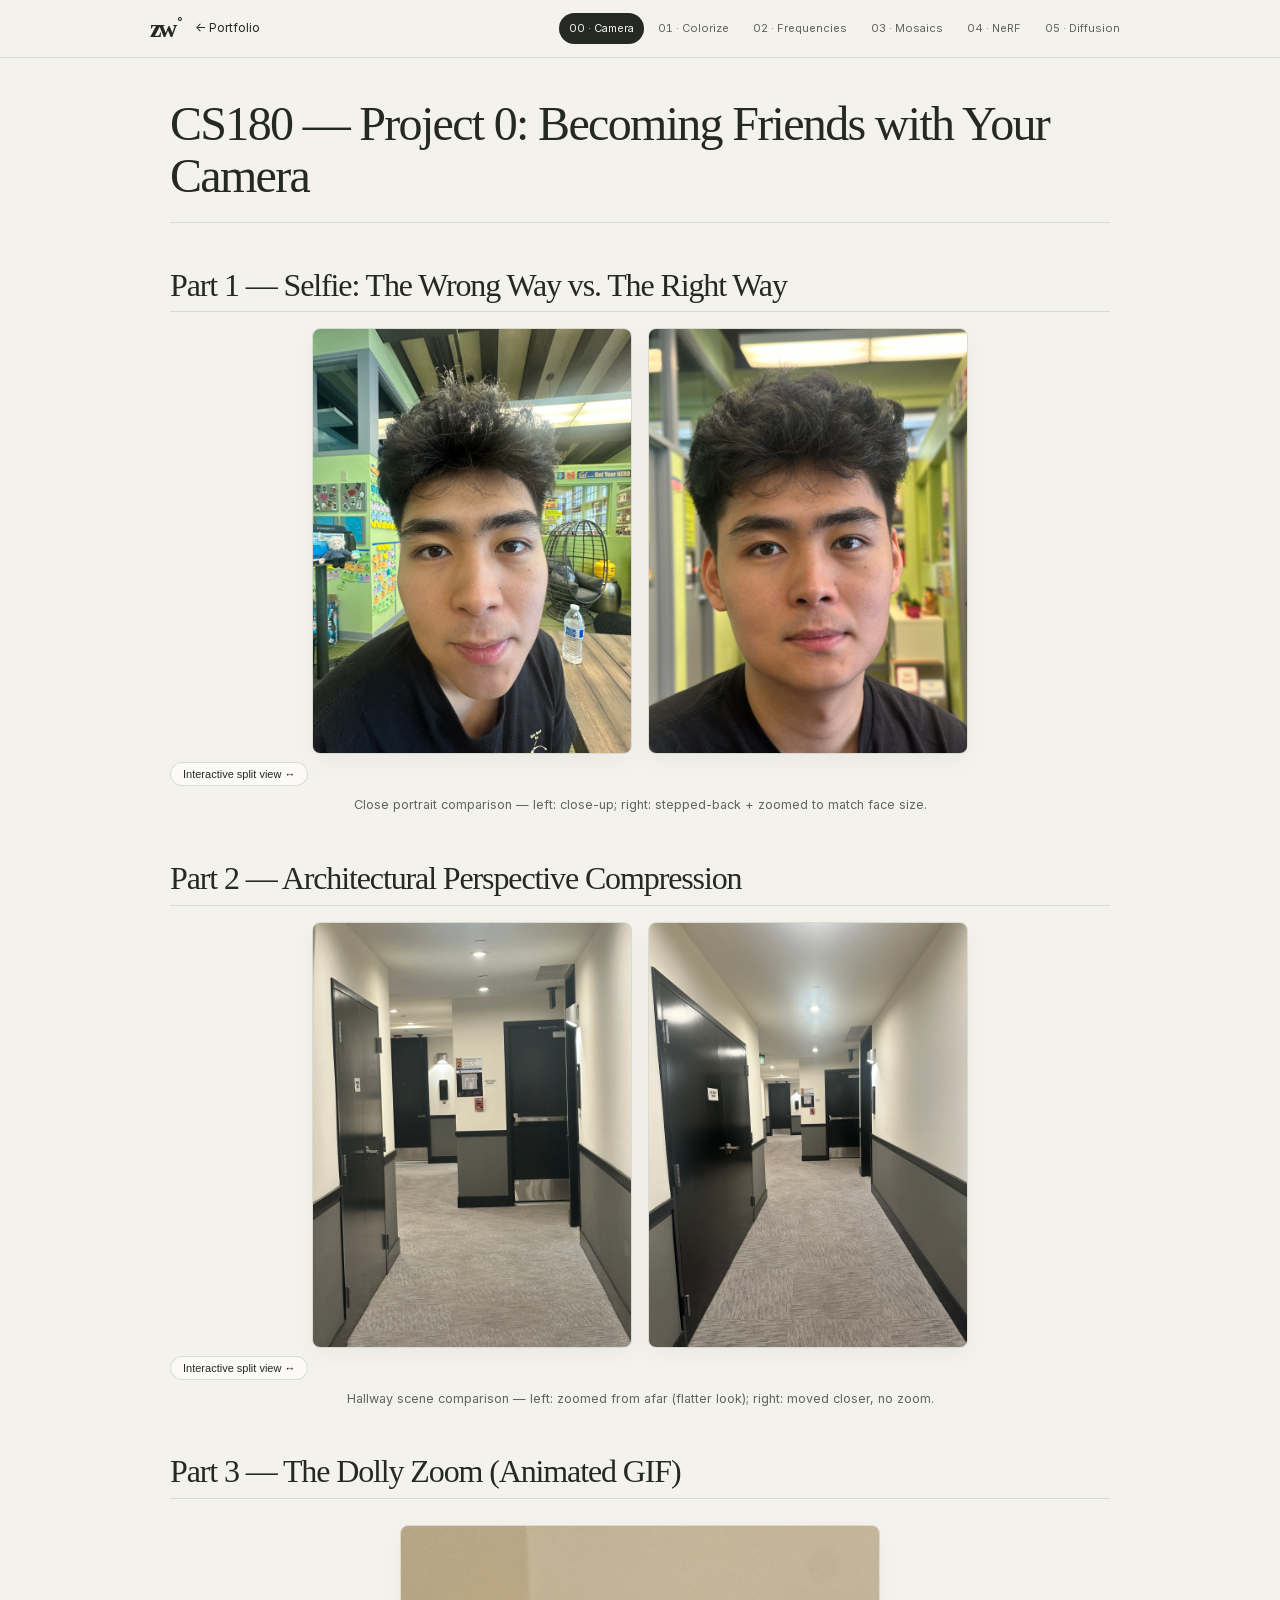
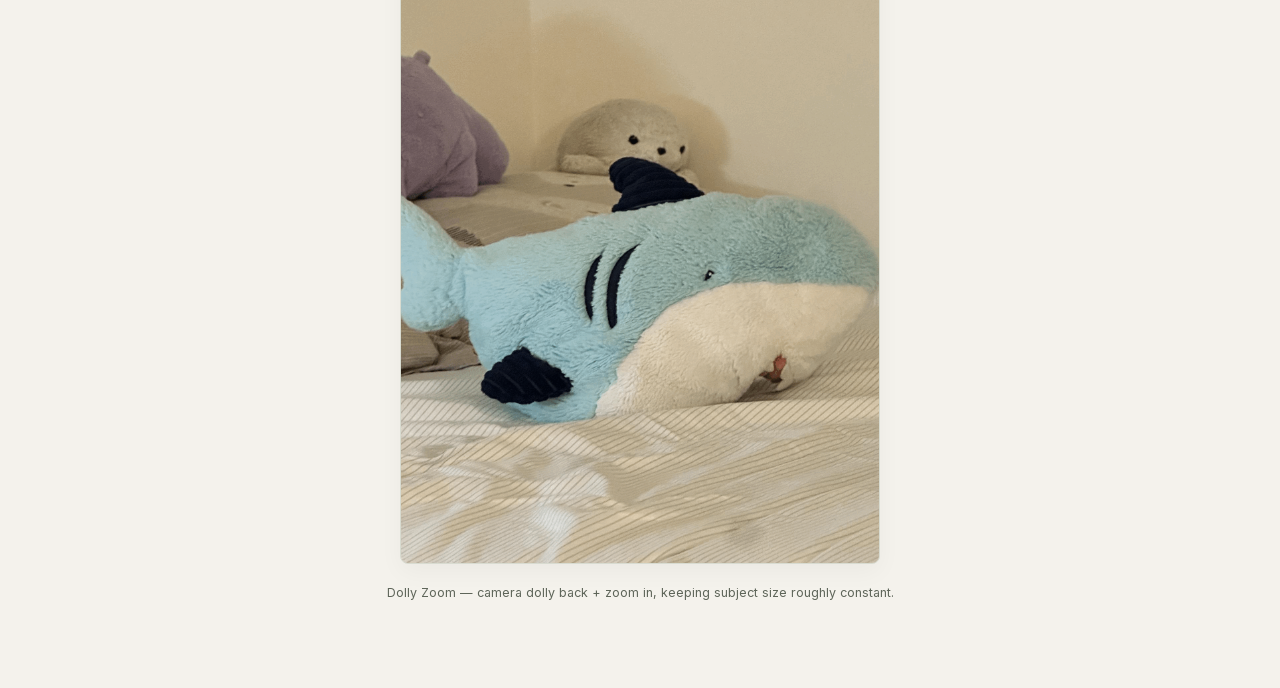
<file: CS 180/project0/index.html>
<!DOCTYPE html>
<html lang="en">
<head>
  <meta charset="UTF-8" />
  <title>CS180 • Project 0 — Becoming Friends with Your Camera</title>
  <meta name="viewport" content="width=device-width, initial-scale=1" />
  <link rel="icon" href="../../assets/monogram.svg" type="image/svg+xml">
  <link rel="preload" href="../../slide-projector/fonts/InterVariable.woff2" as="font" type="font/woff2" crossorigin>
  <style>
    :root { --ink:#333; --sub:#555; --rule:#ccc; }
    * { box-sizing: border-box; }
    body {
      font-family: system-ui, -apple-system, Segoe UI, Roboto, Helvetica, Arial, sans-serif;
      padding: 20px;
      line-height: 1.6;
      max-width: 900px;
      margin: 20px auto;
      color: var(--ink);
      background: #fff;
    }
    h1, h2, h3 { margin-bottom: 10px; color: var(--ink); }
    h1 {
      text-align: center;
      margin-bottom: 30px;
      border-bottom: 2px solid var(--ink);
      padding-bottom: 10px;
    }
    h2 {
      border-bottom: 1px solid var(--rule);
      padding-bottom: 5px;
      margin-top: 30px;
    }
    .meta {
      text-align: center;
      color: var(--sub);
      margin-top: -10px;
      margin-bottom: 24px;
      font-size: 0.95rem;
    }

    /* Media blocks */
    .media-container { display: flex; flex-direction: column; gap: 2rem; }
    .group { width: 100%; }
    .group h3 { margin: 0 0 10px 0; }

    /* Base media styling */
    .media-container img, .media-container video, .media-container iframe {
      height: auto;
      margin: 10px auto;
      display: block;
      border: 1px solid #ddd;
      box-shadow: 2px 2px 5px rgba(0,0,0,0.1);
    }

    /* SIDE-BY-SIDE + SMALLER */
    .group-images {
      display: flex;
      gap: 1rem;
      justify-content: center;
      align-items: flex-start;
      flex-wrap: nowrap;              /* keep side-by-side */
    }
    .group-images img {
      width: 320px;                   /* smaller fixed width */
      max-width: 320px;               /* prevent stretching */
      border: 1px dashed #ccc;
      padding: 4px;
    }

    /* Center the GIF container + size */
    .group.solo {
      display: flex;
      justify-content: center;        /* ← centers the GIF */
    }
    .group.solo img {
      width: 480px;
      max-width: 80%;
      margin: 10px auto;              /* keep centered on narrow viewports */
    }

    .caption {
      font-style: italic;
      color: var(--sub);
      margin-top: 6px;
      text-align: center;
      font-size: 0.95em;
    }

    /* Print */
    @media print {
      a[href]:after { content: " (" attr(href) ")"; font-size: 0.9em; color: #777; }
      body { box-shadow: none; }
    }
  </style>
  <link rel="stylesheet" href="../../studies.css">
  <script src="../../studies.js" defer></script>
</head>
<body>
  <div class="study-progress" aria-hidden="true"></div>
  <header class="study-topbar">
    <a class="study-home" href="../../#studies"><b>zw<span>°</span></b> <span>← Portfolio</span></a>
    <nav class="study-switcher" aria-label="CS 180 projects"><a href="../project0/index.html" aria-current="page">00 · Camera</a><a href="../project1/index.html">01 · Colorize</a><a href="../project2/index.html">02 · Frequencies</a><a href="../project3/index.html">03 · Mosaics</a><a href="../project4/index.html">04 · NeRF</a><a href="../project5/index.html">05 · Diffusion</a></nav>
  </header>
  <main class="study-shell">

  <h1>CS180 — Project 0: Becoming Friends with Your Camera</h1>


  <h2>Part 1 — Selfie: The Wrong Way vs. The Right Way</h2>
  <div class="group">
    <div class="group-images" data-compare-pair>
      <img src="images/face1.jpg" alt="Close-up selfie from very near (wrong way)." decoding="async" />
      <img src="images/face2.jpg" alt="Stepped back and zoomed portrait with same face size (right way)." decoding="async" />
    </div>
    <p class="caption">Close portrait comparison — left: close-up; right: stepped-back + zoomed to match face size.</p>
  </div>

  <h2>Part 2 — Architectural Perspective Compression</h2>
  <div class="group">
    <div class="group-images" data-compare-pair>
      <img src="images/hallway2.jpg" alt="Zoomed-in long street/path view (flattened/compressed perspective)." loading="lazy" decoding="async" />
      <img src="images/hallway1.jpg" alt="Walked forward, no zoom, matching scene size (deeper perspective)." loading="lazy" decoding="async" />
    </div>
    <p class="caption">Hallway scene comparison — left: zoomed from afar (flatter look); right: moved closer, no zoom.</p>
  </div>

  <h2>Part 3 — The Dolly Zoom (Animated GIF)</h2>
  <div class="group solo">
    <img src="images/shark.gif" alt="Dolly zoom GIF created from stills: camera moves back while zooming in." loading="lazy" decoding="async" />
  </div>
  <p class="caption">Dolly Zoom — camera dolly back + zoom in, keeping subject size roughly constant.</p>

  </main>
</body>
</html>
</file>
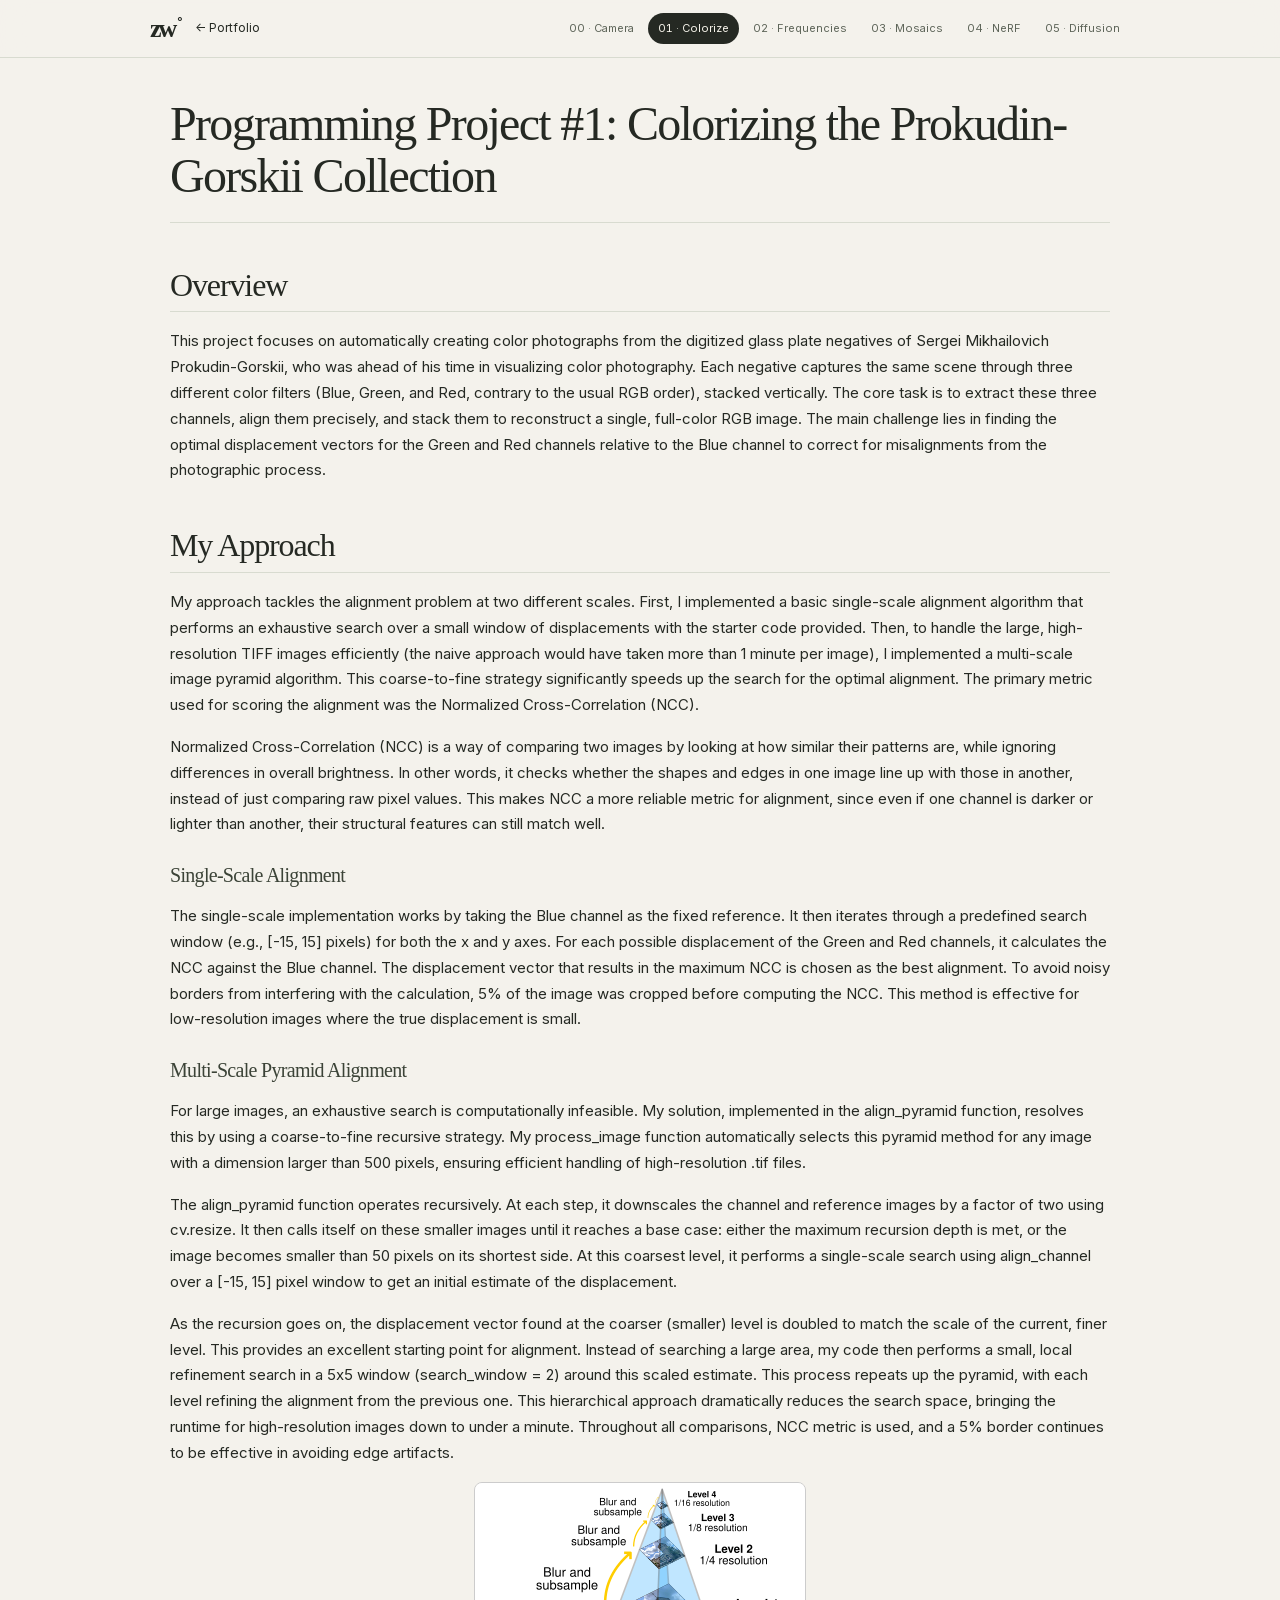
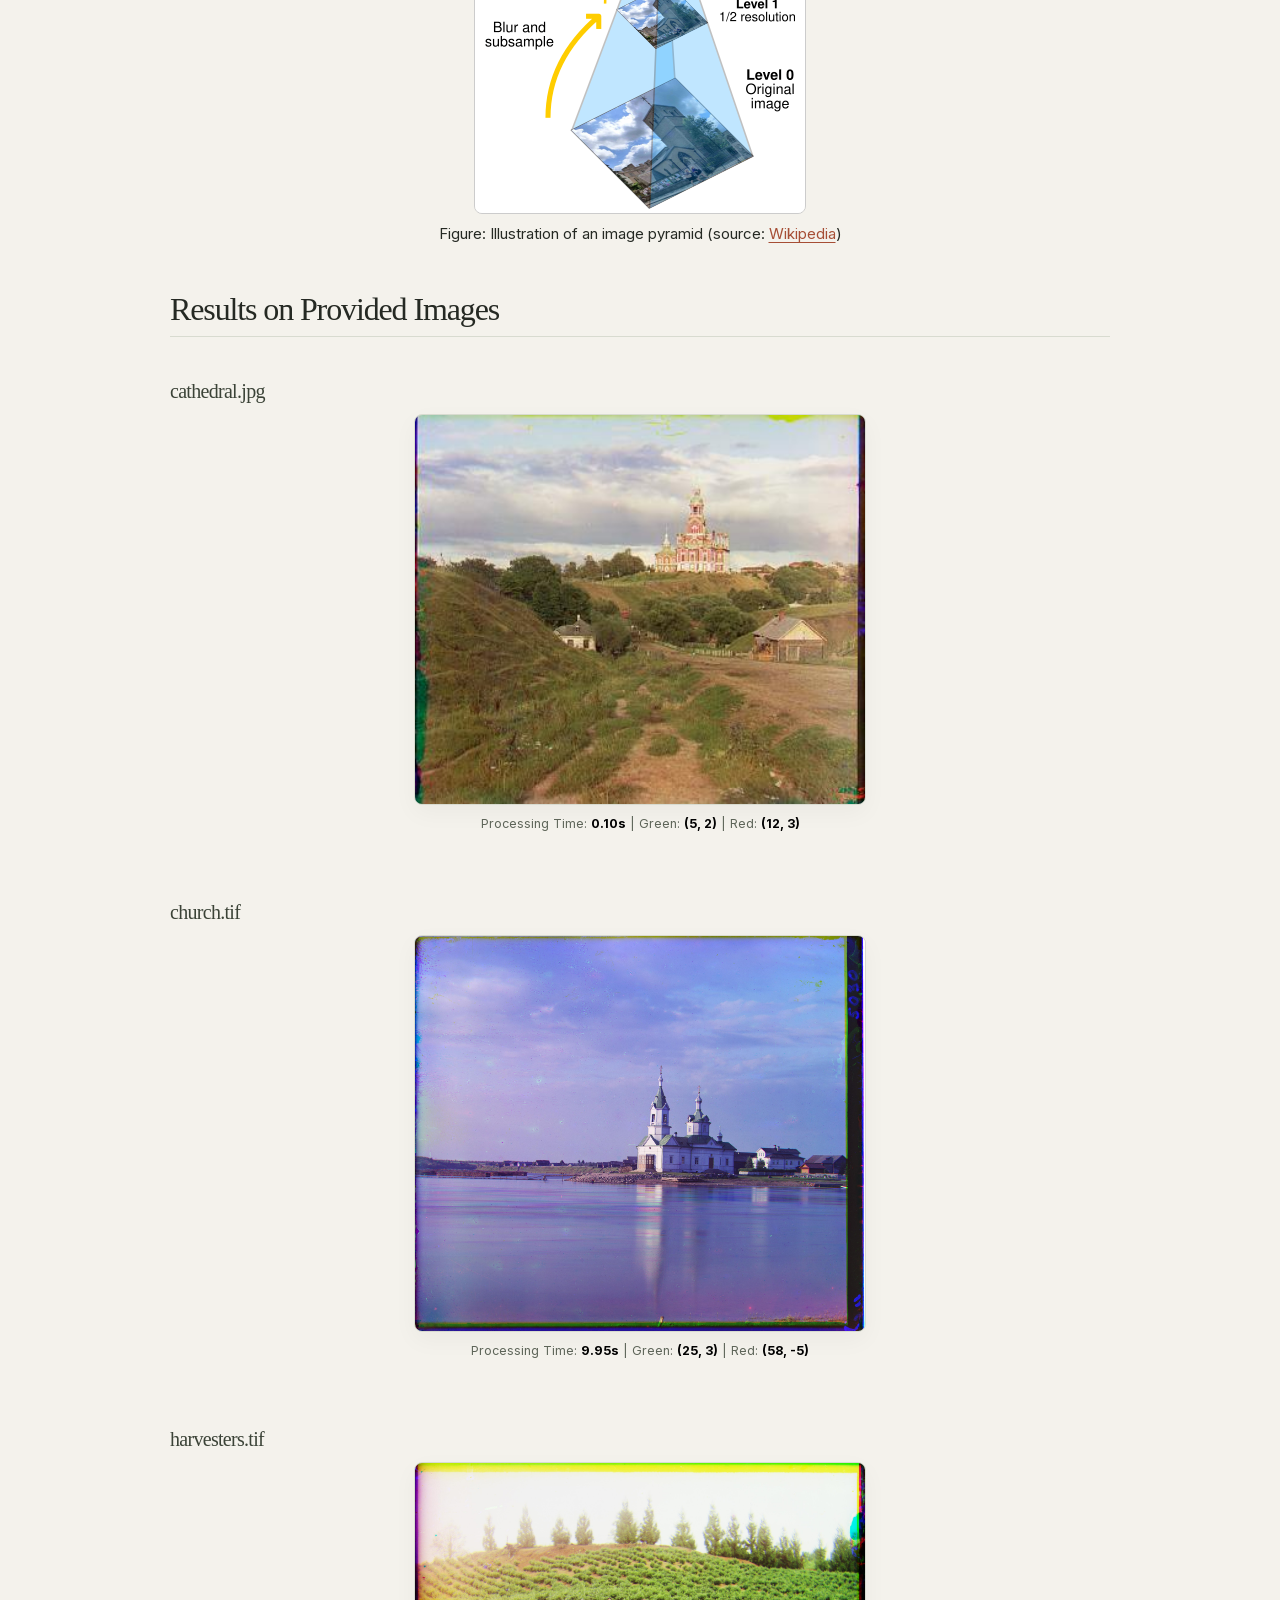
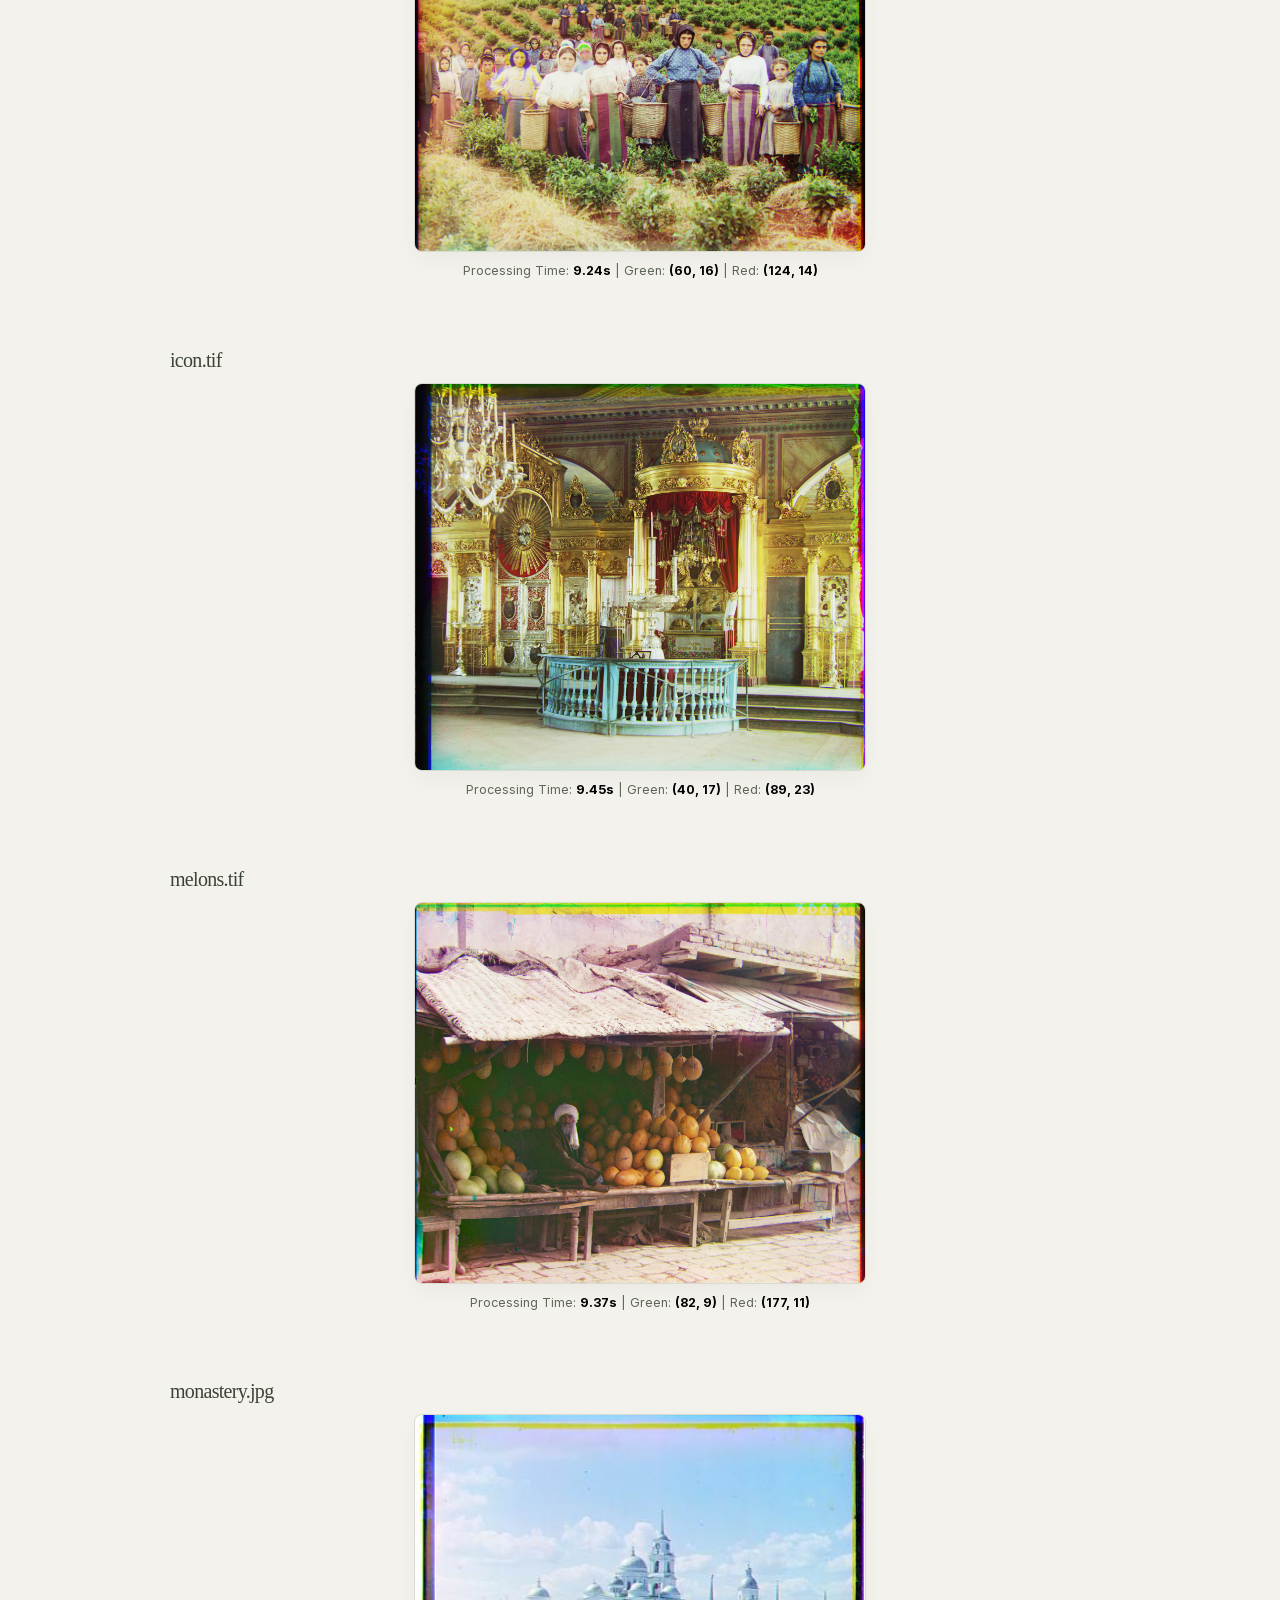
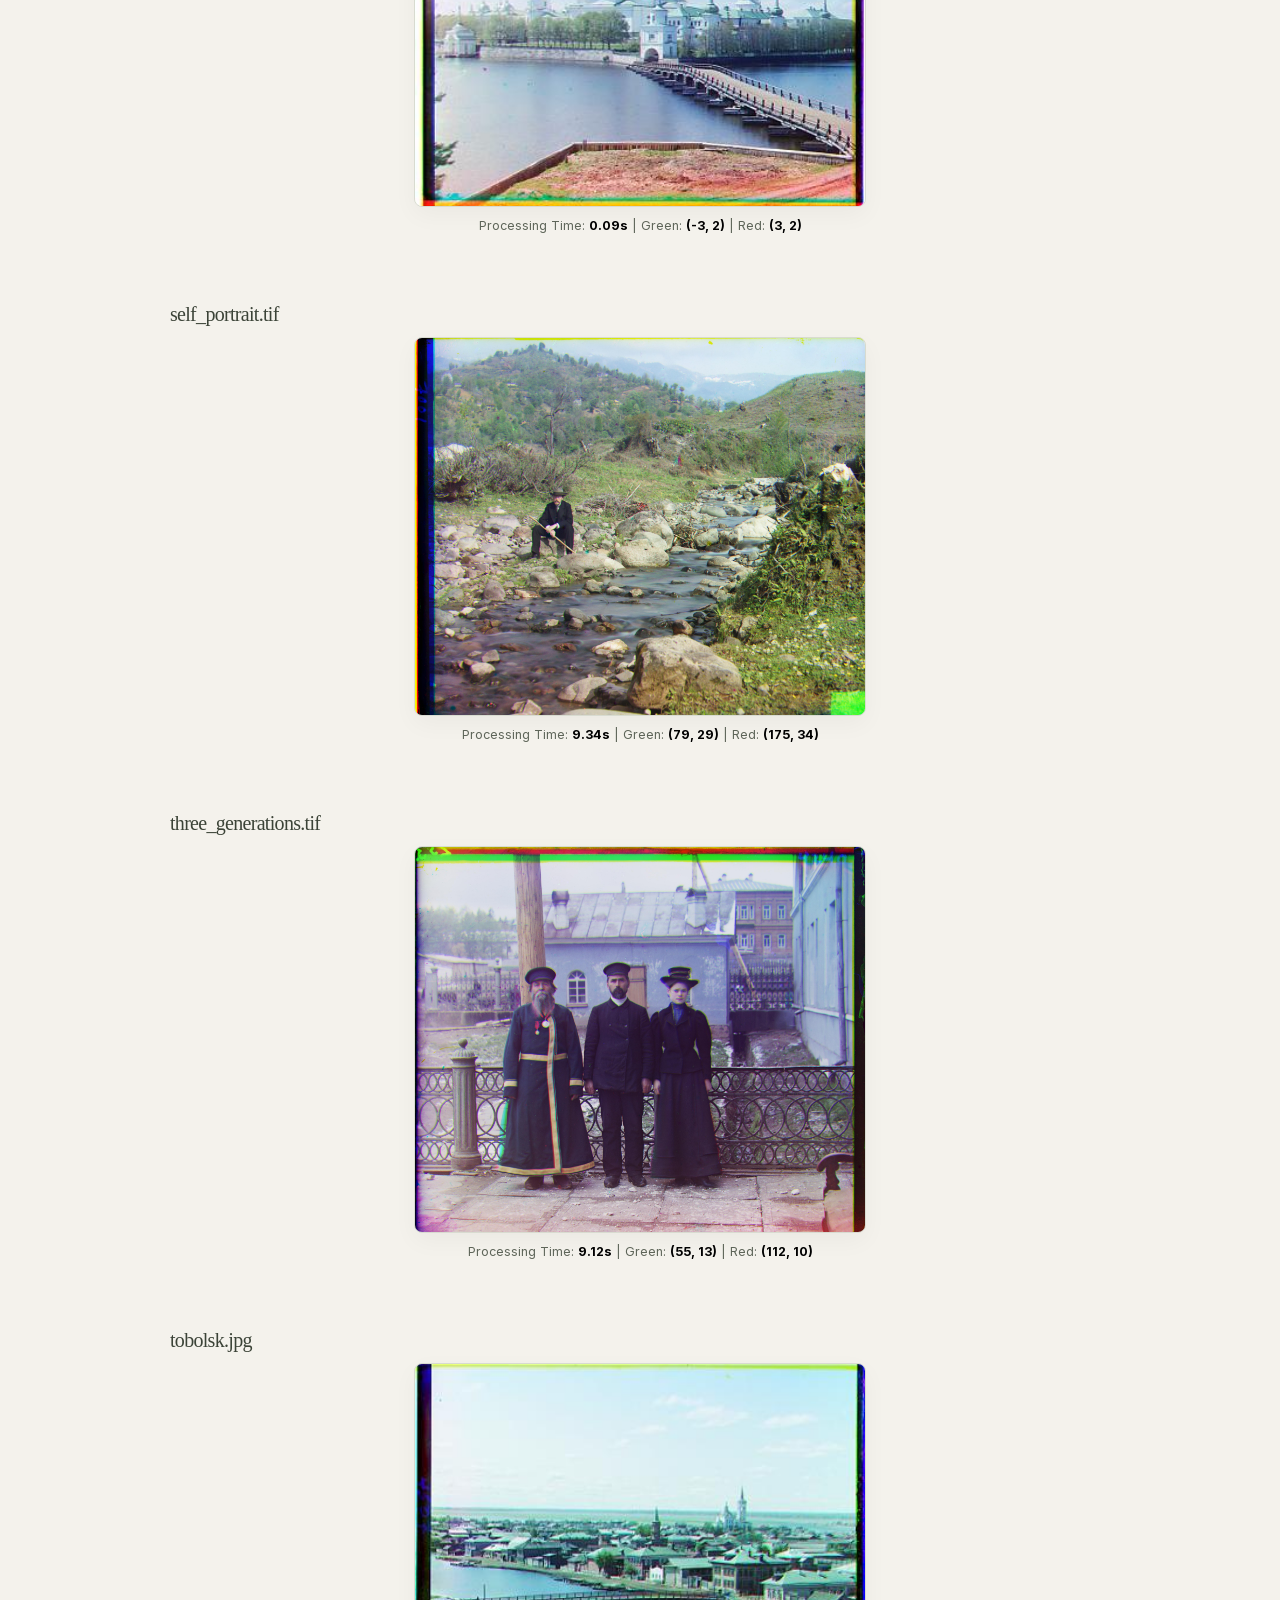
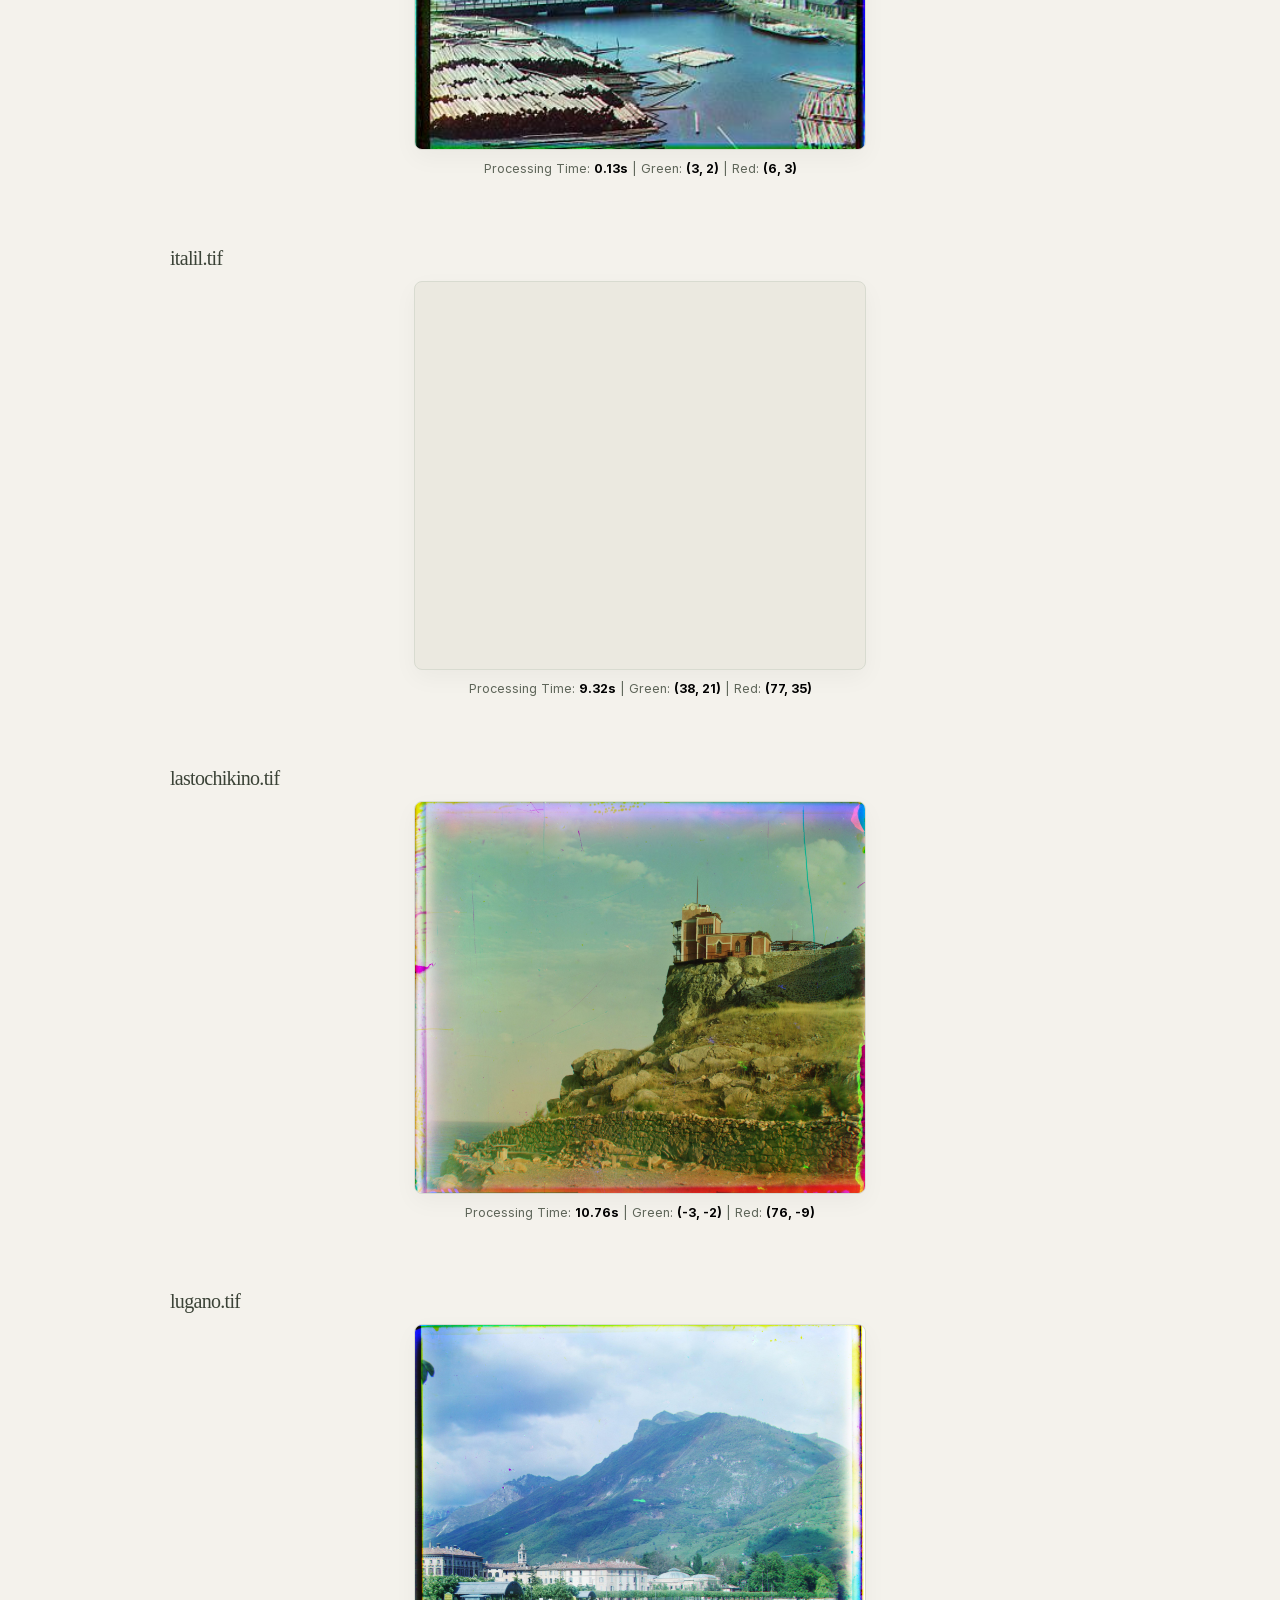
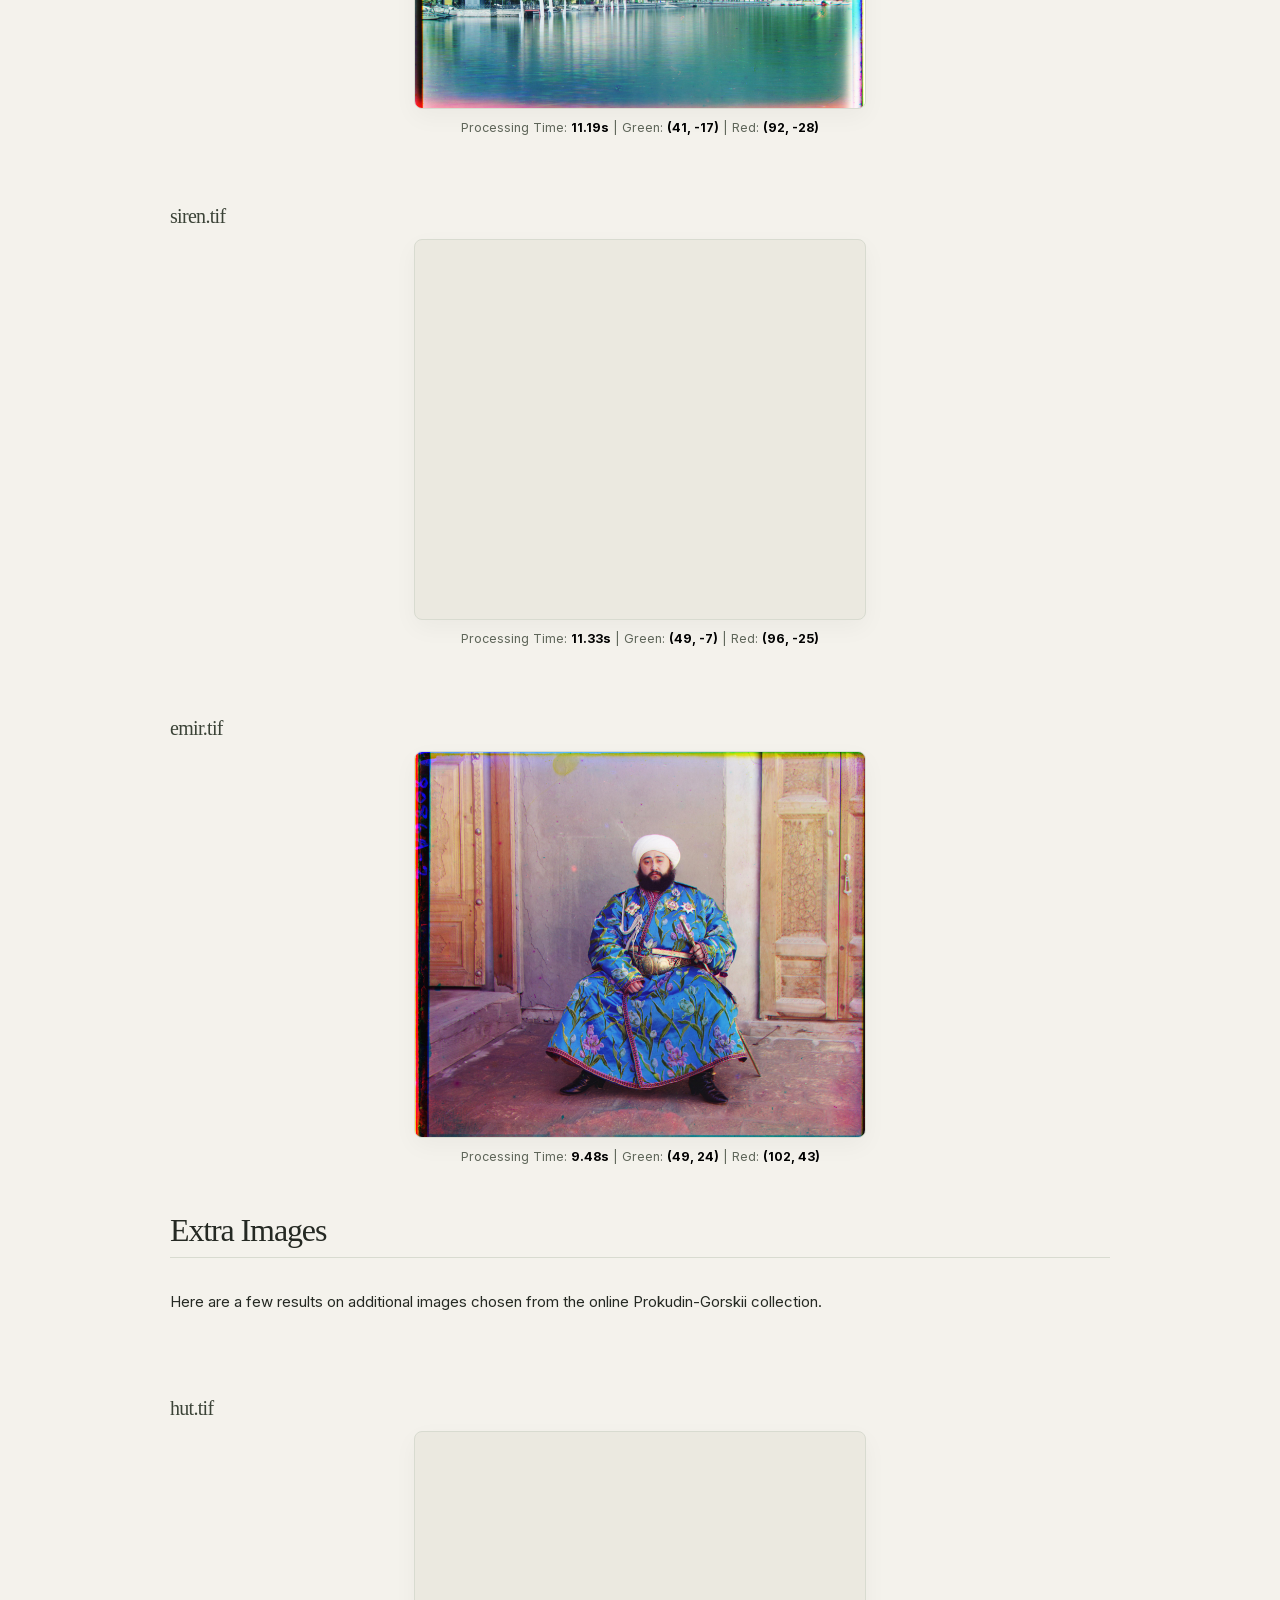
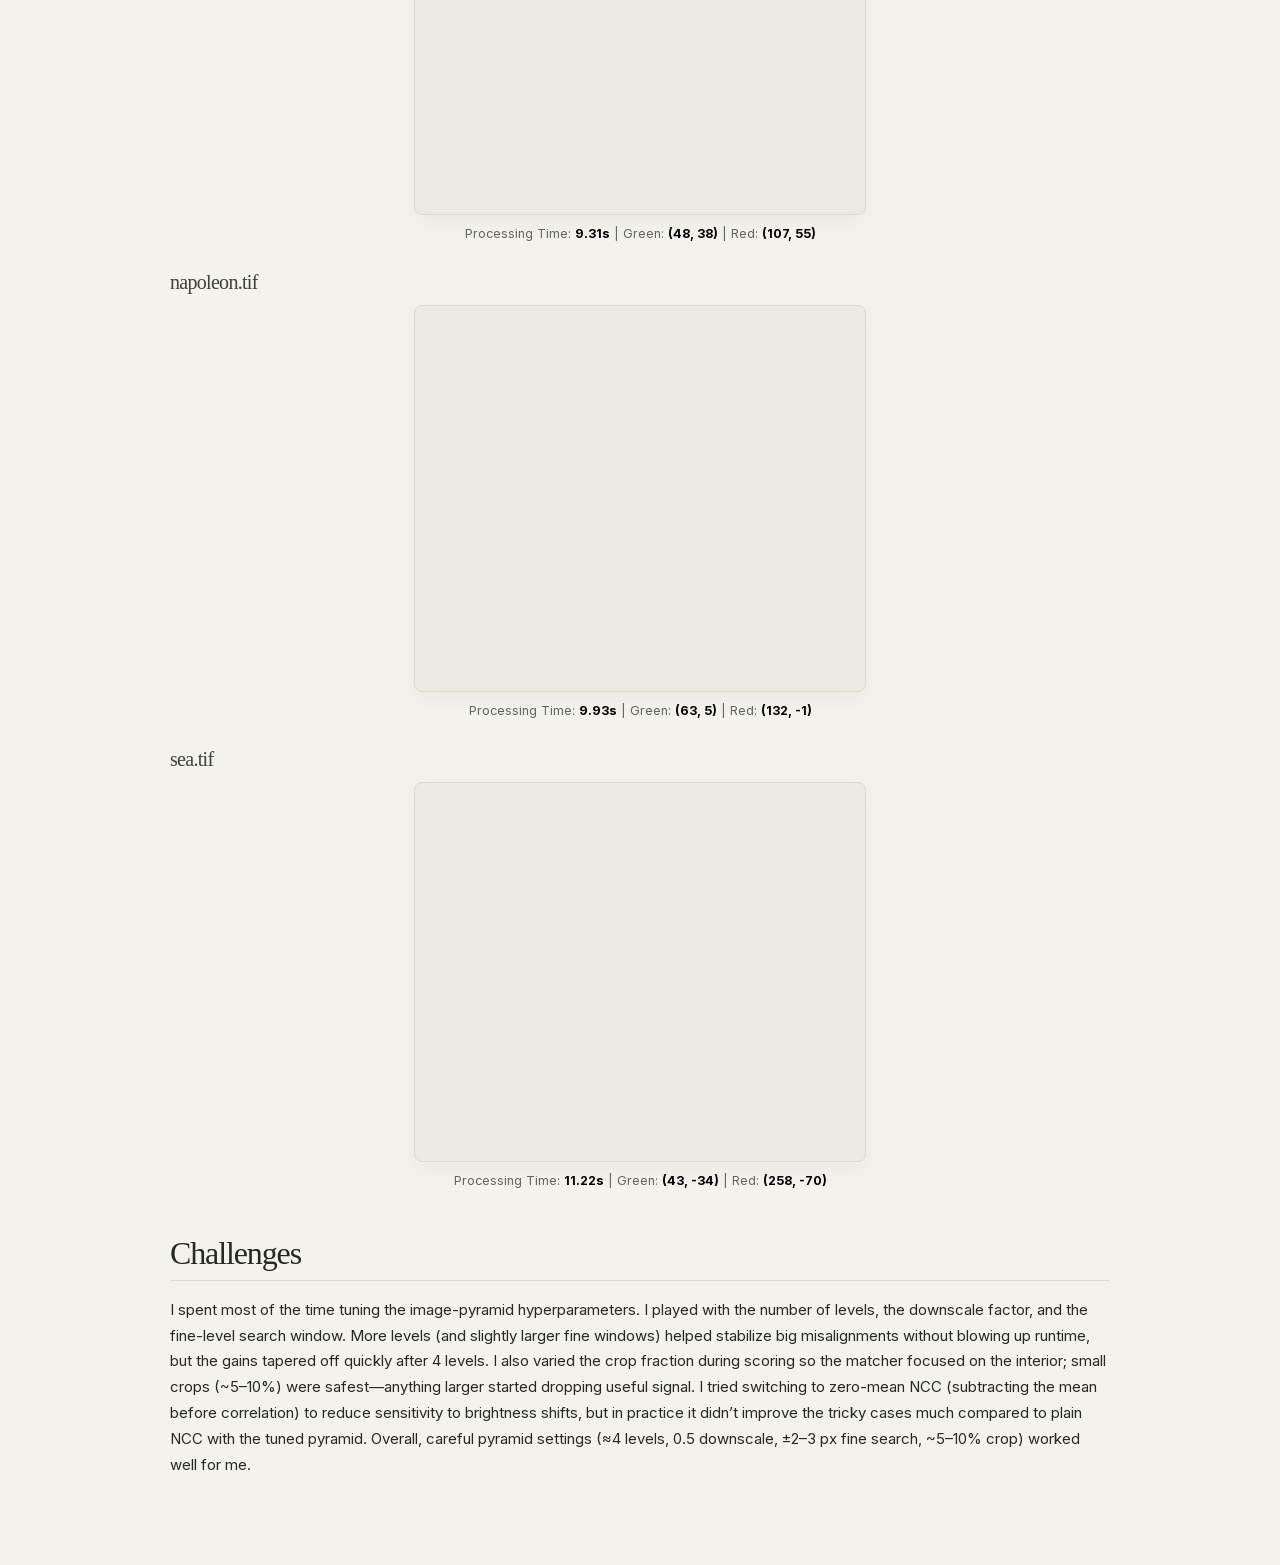
<file: CS 180/project1/index.html>
<!DOCTYPE html>
<html lang="en">
<head>
  <meta charset="UTF-8" />
  <title>CS180 • Project 1 — Colorizing Prokudin-Gorskii</title>
  <meta name="viewport" content="width=device-width, initial-scale=1" />
  <link rel="icon" href="../../assets/monogram.svg" type="image/svg+xml">
  <link rel="preload" href="../../slide-projector/fonts/InterVariable.woff2" as="font" type="font/woff2" crossorigin>
  <style>
    :root { --ink:#333; --sub:#555; --rule:#ccc; }
    * { box-sizing: border-box; }
    body {
      font-family: system-ui, -apple-system, Segoe UI, Roboto, Helvetica, Arial, sans-serif;
      padding: 20px;
      line-height: 1.6;
      max-width: 900px;
      margin: 20px auto;
      color: var(--ink);
      background: #fff;
    }
    h1, h2, h3 { margin-bottom: 10px; color: var(--ink); }
    h1 {
      text-align: center;
      margin-bottom: 30px;
      border-bottom: 2px solid var(--ink);
      padding-bottom: 10px;
    }
    h2 {
      border-bottom: 1px solid var(--rule);
      padding-bottom: 5px;
      margin-top: 40px;
    }
    h3 {
      margin-top: 25px;
      color: var(--sub);
      font-weight: 600;
    }
    .meta {
      text-align: center;
      color: var(--sub);
      margin-top: -10px;
      margin-bottom: 24px;
      font-size: 0.95rem;
    }
    p {
      margin-bottom: 1rem;
    }
    strong {
      color: #000;
    }

    /* Media blocks */
    .results-container { display: flex; flex-direction: column; gap: 2.5rem; }
    .group { width: 100%; }

    .group-images {
      display: flex;
      flex-wrap: wrap;
      gap: 1rem;
      justify-content: center;
    }

    .image-block {
      flex: 1 1 48%;   /* two per row */
      max-width: 48%;
      text-align: center;
    }

    .image-block img {
      width: 100%;
      height: auto;
      border: 1px solid #ddd;
      box-shadow: 2px 2px 5px rgba(0,0,0,0.1);
      display: block;
      margin: 0 auto;
    }

    .caption {
      font-style: italic;
      color: var(--sub);
      margin-top: 6px;
      font-size: 0.95em;
    }

    /* Print */
    @media print {
      a[href]:after { content: " (" attr(href) ")"; font-size: 0.9em; color: #777; }
      body { box-shadow: none; }
    }
  </style>
  <link rel="stylesheet" href="../../studies.css">
  <script src="../../studies.js" defer></script>
</head>
<body>
  <div class="study-progress" aria-hidden="true"></div>
  <header class="study-topbar">
    <a class="study-home" href="../../#studies"><b>zw<span>°</span></b> <span>← Portfolio</span></a>
    <nav class="study-switcher" aria-label="CS 180 projects"><a href="../project0/index.html">00 · Camera</a><a href="../project1/index.html" aria-current="page">01 · Colorize</a><a href="../project2/index.html">02 · Frequencies</a><a href="../project3/index.html">03 · Mosaics</a><a href="../project4/index.html">04 · NeRF</a><a href="../project5/index.html">05 · Diffusion</a></nav>
  </header>
  <main class="study-shell">

  <h1>Programming Project #1: Colorizing the Prokudin-Gorskii Collection</h1>

  <h2>Overview</h2>
  <p>
    This project focuses on automatically creating color photographs from the digitized glass plate negatives of Sergei Mikhailovich Prokudin-Gorskii, who was ahead of his time in visualizing color photography. Each negative captures the same scene through three different color filters (Blue, Green, and Red, contrary to the usual RGB order), stacked vertically. The core task is to extract these three channels, align them precisely, and stack them to reconstruct a single, full-color RGB image. The main challenge lies in finding the optimal displacement vectors for the Green and Red channels relative to the Blue channel to correct for misalignments from the photographic process.
  </p>

  <h2>My Approach</h2>
  <p>
    My approach tackles the alignment problem at two different scales. First, I implemented a basic single-scale alignment algorithm that performs an exhaustive search over a small window of displacements with the starter code provided. Then, to handle the large, high-resolution TIFF images efficiently (the naive approach would have taken more than 1 minute per image), I implemented a multi-scale image pyramid algorithm. This coarse-to-fine strategy significantly speeds up the search for the optimal alignment. The primary metric used for scoring the alignment was the Normalized Cross-Correlation (NCC).
  </p>

  <p>
  Normalized Cross-Correlation (NCC) is a way of comparing two images by looking at how similar their patterns are, while ignoring differences in overall brightness. In other words, it checks whether the shapes and edges in one image line up with those in another, instead of just comparing raw pixel values. This makes NCC a more reliable metric for alignment, since even if one channel is darker or lighter than another, their structural features can still match well.
  </p>

  <h3>Single-Scale Alignment</h3>
  <p>
    The single-scale implementation works by taking the Blue channel as the fixed reference. It then iterates through a predefined search window (e.g., [-15, 15] pixels) for both the x and y axes. For each possible displacement of the Green and Red channels, it calculates the NCC against the Blue channel. The displacement vector that results in the maximum NCC is chosen as the best alignment. To avoid noisy borders from interfering with the calculation, 5% of the image was cropped before computing the NCC. This method is effective for low-resolution images where the true displacement is small.
  </p>

  <h3>Multi-Scale Pyramid Alignment</h3>
  <p>
    For large images, an exhaustive search is computationally infeasible. My solution, implemented in the align_pyramid function, resolves this by using a coarse-to-fine recursive strategy. My process_image function automatically selects this pyramid method for any image with a dimension larger than 500 pixels, ensuring efficient handling of high-resolution .tif files.
  </p>
  <p>
    The align_pyramid function operates recursively. At each step, it downscales the channel and reference images by a factor of two using cv.resize. It then calls itself on these smaller images until it reaches a base case: either the maximum recursion depth is met, or the image becomes smaller than 50 pixels on its shortest side. At this coarsest level, it performs a single-scale search using align_channel over a [-15, 15] pixel window to get an initial estimate of the displacement.
  </p>
  <p>
    As the recursion goes on, the displacement vector found at the coarser (smaller) level is doubled to match the scale of the current, finer level. This provides an excellent starting point for alignment. Instead of searching a large area, my code then performs a small, local refinement search in a 5x5 window (search_window = 2) around this scaled estimate. This process repeats up the pyramid, with each level refining the alignment from the previous one. This hierarchical approach dramatically reduces the search space, bringing the runtime for high-resolution images down to under a minute. Throughout all comparisons, NCC metric is used, and a 5% border continues to be effective in avoiding edge artifacts.
  </p>

  <figure style="text-align: center;">
    <img src="images/Image_pyramid.png" alt="Image Pyramid Example" style="max-width: 80%; height: auto; border: 1px solid #ccc; border-radius: 8px;" decoding="async">
    <figcaption>
      Figure: Illustration of an image pyramid (source: 
      <a href="https://en.wikipedia.org/wiki/Pyramid_(image_processing)" target="_blank">Wikipedia</a>)
    </figcaption>
  </figure>

  <h2>Results on Provided Images</h2>
  <div class="results-container">

    <div class="group">
      <h3>cathedral.jpg</h3>
      <div class="group-images">
        <div class="image-block">
          <img src="images/cathedral_aligned.jpg" alt="Colorized result for cathedral.jpg" decoding="async" />
          <div class="caption">Processing Time: <strong>0.10s</strong> | Green: <strong>(5, 2)</strong> | Red: <strong>(12, 3)</strong></div>
        </div>
      </div>
    </div>
    
    <div class="group">
      <h3>church.tif</h3>
      <div class="group-images">
        <div class="image-block">
          <img src="images/church_aligned.jpg" alt="Colorized result for church.tif" loading="lazy" decoding="async" />
          <div class="caption">Processing Time: <strong>9.95s</strong> | Green: <strong>(25, 3)</strong> | Red: <strong>(58, -5)</strong></div>
        </div>
      </div>
    </div>

    <div class="group">
      <h3>harvesters.tif</h3>
      <div class="group-images">
        <div class="image-block">
          <img src="images/harvesters_aligned.jpg" alt="Colorized result for harvesters.tif" loading="lazy" decoding="async" />
          <div class="caption">Processing Time: <strong>9.24s</strong> | Green: <strong>(60, 16)</strong> | Red: <strong>(124, 14)</strong></div>
        </div>
      </div>
    </div>

    <div class="group">
      <h3>icon.tif</h3>
      <div class="group-images">
        <div class="image-block">
          <img src="images/icon_aligned.jpg" alt="Colorized result for icon.tif" loading="lazy" decoding="async" />
          <div class="caption">Processing Time: <strong>9.45s</strong> | Green: <strong>(40, 17)</strong> | Red: <strong>(89, 23)</strong></div>
        </div>
      </div>
    </div>

    <div class="group">
      <h3>melons.tif</h3>
      <div class="group-images">
        <div class="image-block">
          <img src="images/melons_aligned.jpg" alt="Colorized result for melons.tif" loading="lazy" decoding="async" />
          <div class="caption">Processing Time: <strong>9.37s</strong> | Green: <strong>(82, 9)</strong> | Red: <strong>(177, 11)</strong></div>
        </div>
      </div>
    </div>

    <div class="group">
      <h3>monastery.jpg</h3>
      <div class="group-images">
        <div class="image-block">
          <img src="images/monastery_aligned.jpg" alt="Colorized result for monastery.jpg" loading="lazy" decoding="async" />
          <div class="caption">Processing Time: <strong>0.09s</strong> | Green: <strong>(-3, 2)</strong> | Red: <strong>(3, 2)</strong></div>
        </div>
      </div>
    </div>

    <div class="group">
      <h3>self_portrait.tif</h3>
      <div class="group-images">
        <div class="image-block">
          <img src="images/self_portrait_aligned.jpg" alt="Colorized result for self_portrait.tif" loading="lazy" decoding="async" />
          <div class="caption">Processing Time: <strong>9.34s</strong> | Green: <strong>(79, 29)</strong> | Red: <strong>(175, 34)</strong></div>
        </div>
      </div>
    </div>

    <div class="group">
      <h3>three_generations.tif</h3>
      <div class="group-images">
        <div class="image-block">
          <img src="images/three_generations_aligned.jpg" alt="Colorized result for three_generations.tif" loading="lazy" decoding="async" />
          <div class="caption">Processing Time: <strong>9.12s</strong> | Green: <strong>(55, 13)</strong> | Red: <strong>(112, 10)</strong></div>
        </div>
      </div>
    </div>
    
    <div class="group">
      <h3>tobolsk.jpg</h3>
      <div class="group-images">
        <div class="image-block">
          <img src="images/tobolsk_aligned.jpg" alt="Colorized result for tobolsk.jpg" loading="lazy" decoding="async" />
          <div class="caption">Processing Time: <strong>0.13s</strong> | Green: <strong>(3, 2)</strong> | Red: <strong>(6, 3)</strong></div>
        </div>
      </div>
    </div>

    <div class="group">
      <h3>italil.tif</h3>
      <div class="group-images">
        <div class="image-block">
          <img src="images/italil_aligned.jpg" alt="Colorized result for italil.tif" loading="lazy" decoding="async" />
          <div class="caption">Processing Time: <strong>9.32s</strong> | Green: <strong>(38, 21)</strong> | Red: <strong>(77, 35)</strong></div>
        </div>
      </div>
    </div>

    <div class="group">
      <h3>lastochikino.tif</h3>
      <div class="group-images">
        <div class="image-block">
          <img src="images/lastochikino_aligned.jpg" alt="Colorized result for lastochikino.tif" loading="lazy" decoding="async" />
          <div class="caption">Processing Time: <strong>10.76s</strong> | Green: <strong>(-3, -2)</strong> | Red: <strong>(76, -9)</strong></div>
        </div>
      </div>
    </div>

    <div class="group">
      <h3>lugano.tif</h3>
      <div class="group-images">
        <div class="image-block">
          <img src="images/lugano_aligned.jpg" alt="Colorized result for lugano.tif" loading="lazy" decoding="async" />
          <div class="caption">Processing Time: <strong>11.19s</strong> | Green: <strong>(41, -17)</strong> | Red: <strong>(92, -28)</strong></div>
        </div>
      </div>
    </div>

    <div class="group">
      <h3>siren.tif</h3>
      <div class="group-images">
        <div class="image-block">
          <img src="images/siren_aligned.jpg" alt="Colorized result for siren.tif" loading="lazy" decoding="async" />
          <div class="caption">Processing Time: <strong>11.33s</strong> | Green: <strong>(49, -7)</strong> | Red: <strong>(96, -25)</strong></div>
        </div>
      </div>
    </div>
  
    <div class="group">
      <h3>emir.tif</h3>
      <div class="group-images">
        <div class="image-block">
          <img src="images/emir_aligned.jpg" alt="Colorized result for emir.tif" loading="lazy" decoding="async" />
          <div class="caption">Processing Time: <strong>9.48s</strong> | Green: <strong>(49, 24)</strong> | Red: <strong>(102, 43)</strong></div>
        </div>
      </div>
    </div>

  </div>

  <h2>Extra Images</h2>
  <div class="results-container">
    <p>Here are a few results on additional images chosen from the online Prokudin-Gorskii collection.</p>
    <div class="group">
      <h3>hut.tif</h3>
      <div class="group-images">
        <div class="image-block">
          <img src="images/hut_aligned.jpg" alt="Colorized result for hut.tif" loading="lazy" decoding="async" />
          <div class="caption">Processing Time: <strong>9.31s</strong> | Green: <strong>(48, 38)</strong> | Red: <strong>(107, 55)</strong></div>
        </div>
      </div>
    </div>
  </div>

    <div class="group">
      <h3>napoleon.tif</h3>
      <div class="group-images">
        <div class="image-block">
          <img src="images/napoleon_aligned.jpg" alt="Colorized result for napoleon.tif" loading="lazy" decoding="async" />
          <div class="caption">Processing Time: <strong>9.93s</strong> | Green: <strong>(63, 5)</strong> | Red: <strong>(132, -1)</strong></div>
        </div>
      </div>
    </div>

    <div class="group">
      <h3>sea.tif</h3>
      <div class="group-images">
        <div class="image-block">
          <img src="images/sea_aligned.jpg" alt="Colorized result for sea.tif" loading="lazy" decoding="async" />
          <div class="caption">Processing Time: <strong>11.22s</strong> | Green: <strong>(43, -34)</strong> | Red: <strong>(258, -70)</strong></div>
        </div>
      </div>
    </div>
  </div>

  <h2>Challenges</h2>
  <p>
    I spent most of the time tuning the image-pyramid hyperparameters. I played with the number of levels, the downscale factor, and the fine-level search window. More levels (and slightly larger fine windows) helped stabilize big misalignments without blowing up runtime, but the gains tapered off quickly after 4 levels. I also varied the crop fraction during scoring so the matcher focused on the interior; small crops (~5–10%) were safest—anything larger started dropping useful signal. I tried switching to zero-mean NCC (subtracting the mean before correlation) to reduce sensitivity to brightness shifts, but in practice it didn’t improve the tricky cases much compared to plain NCC with the tuned pyramid. Overall, careful pyramid settings (≈4 levels, 0.5 downscale, ±2–3 px fine search, ~5–10% crop) worked well for me.  </p>
  <p>
  </main>
</body>
</html>
</file>
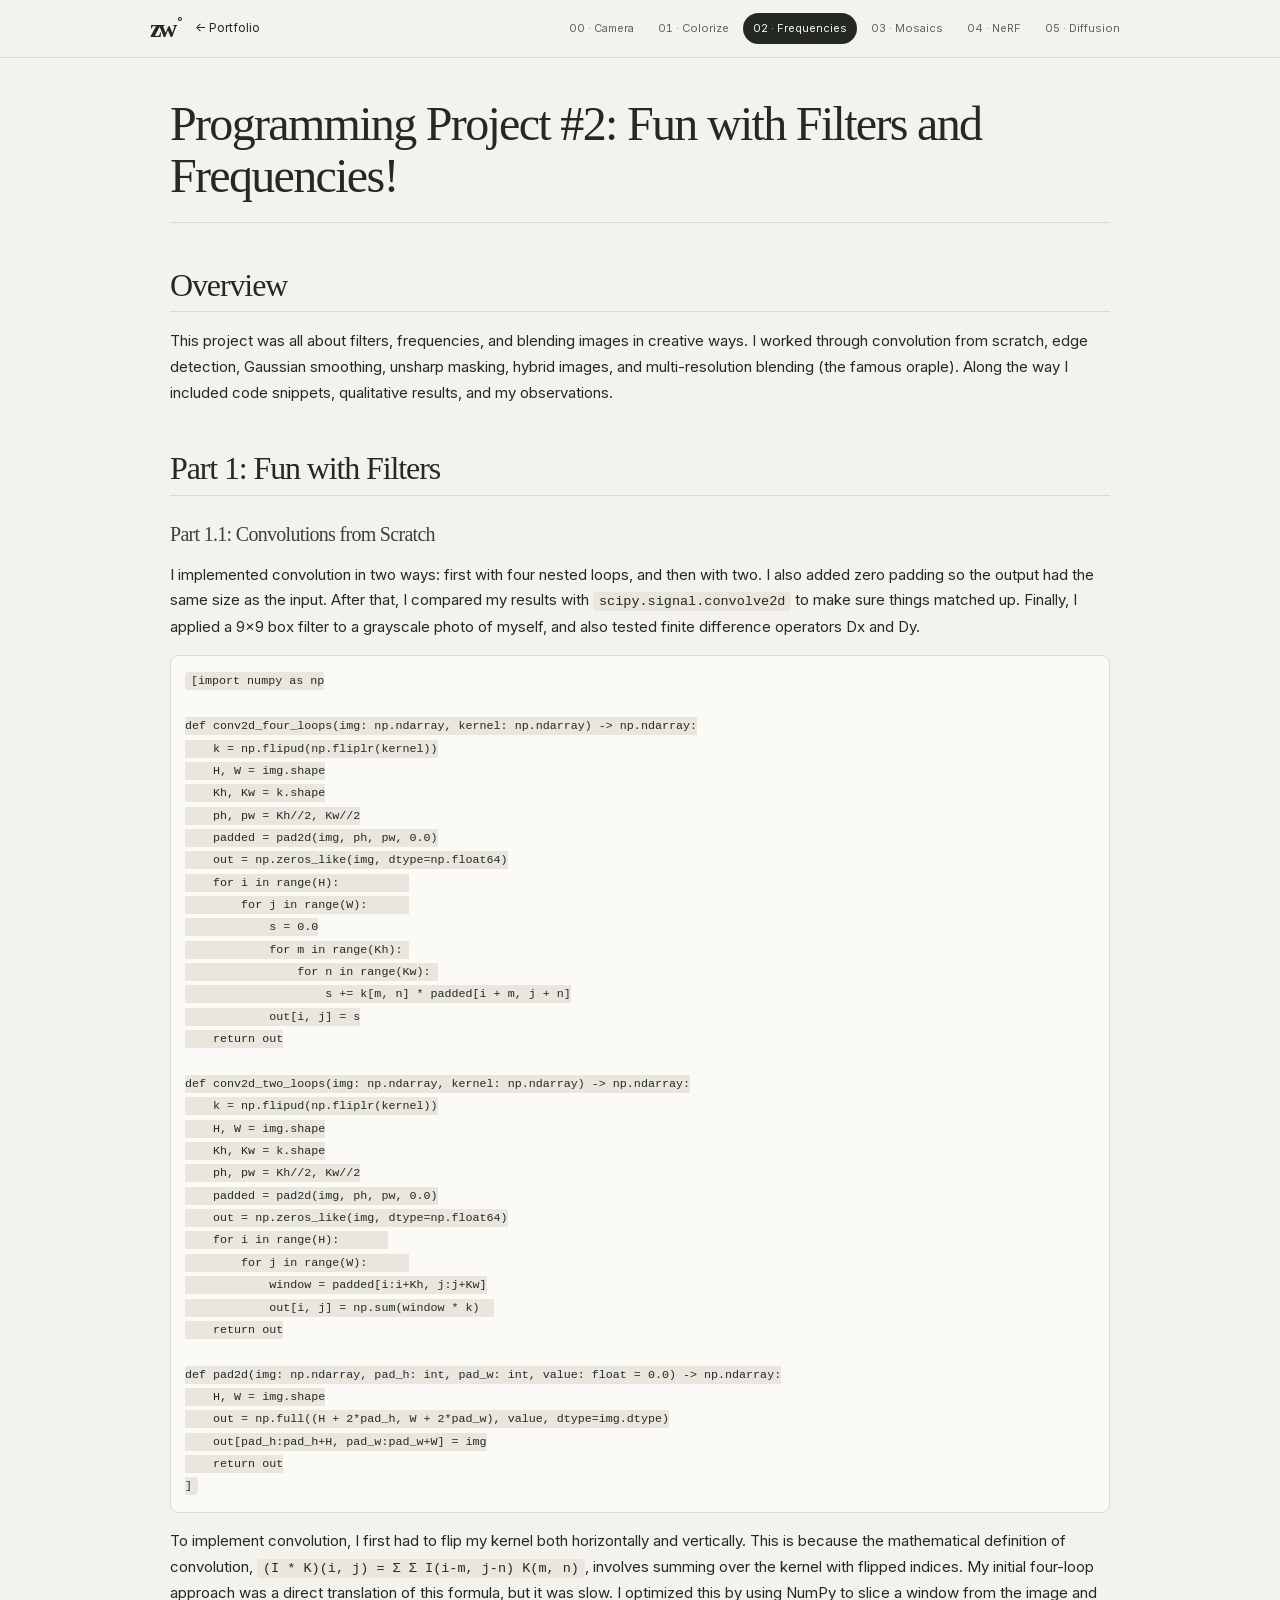
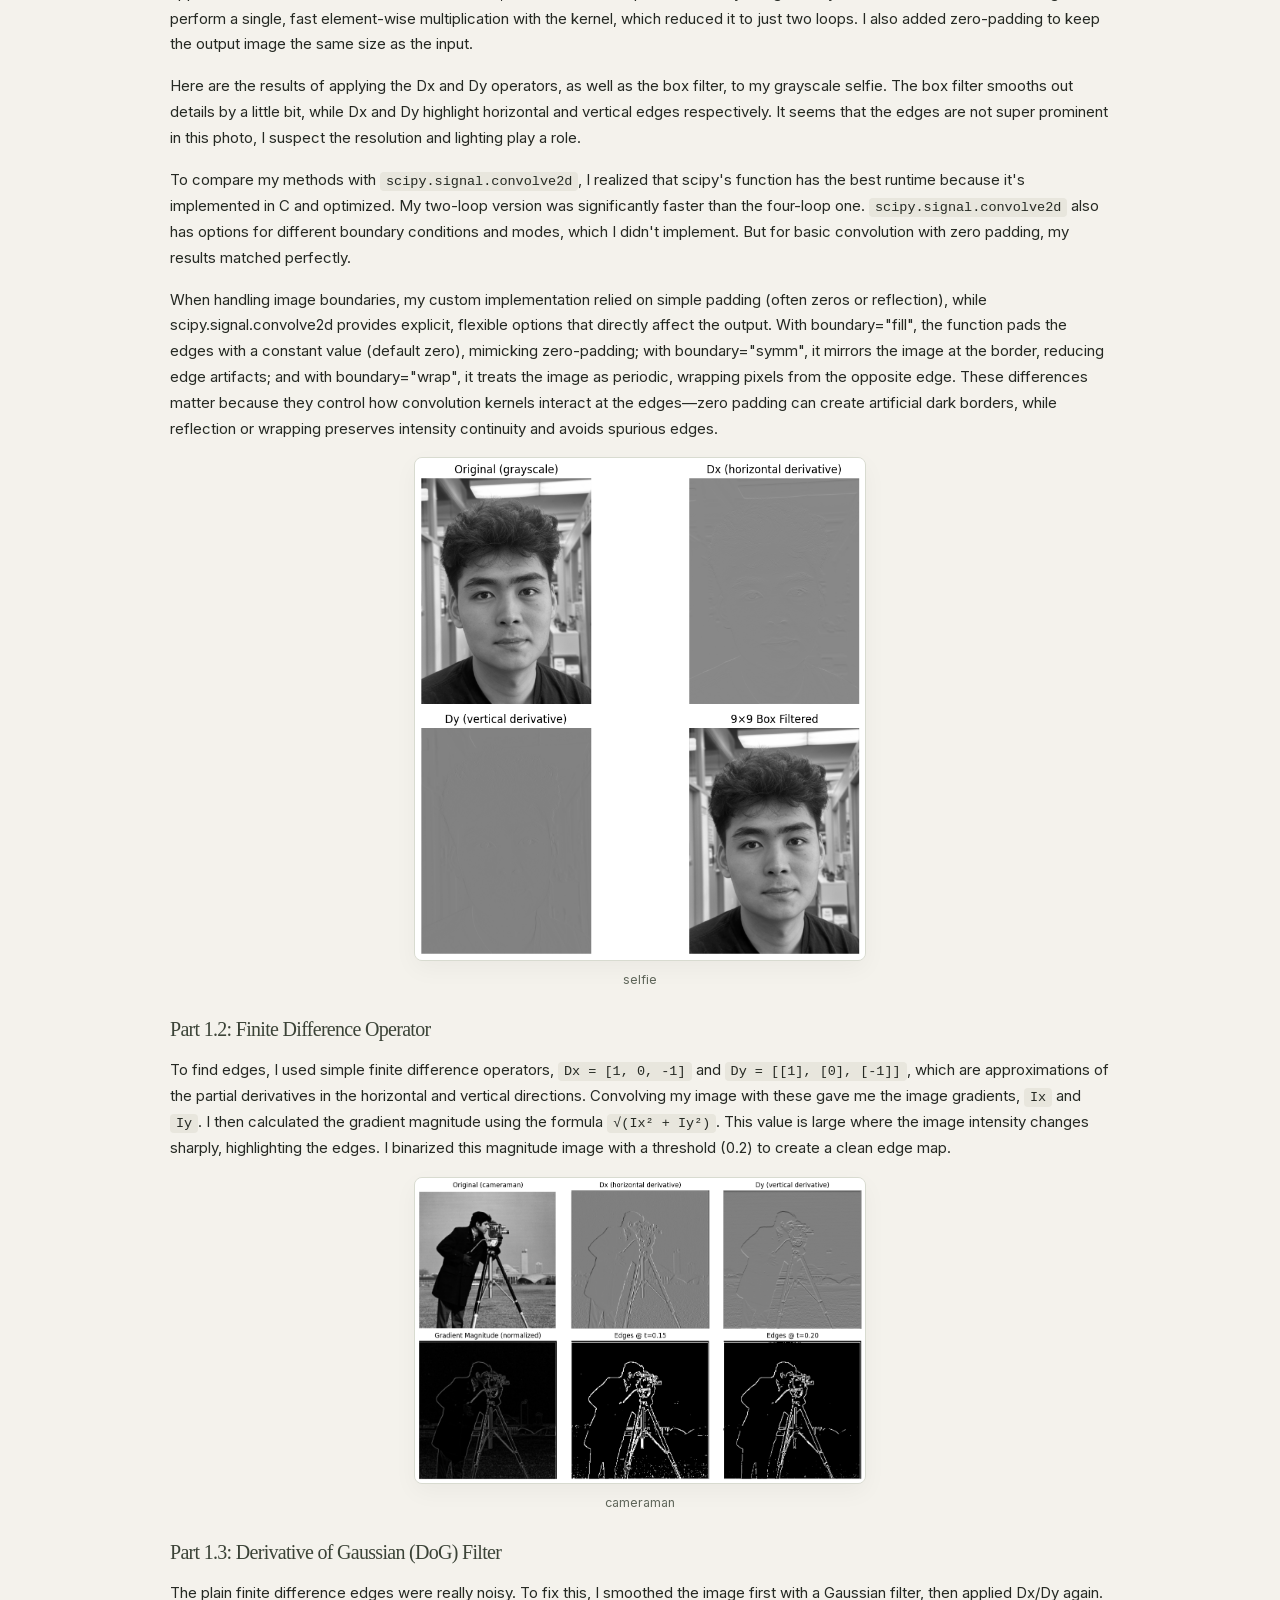
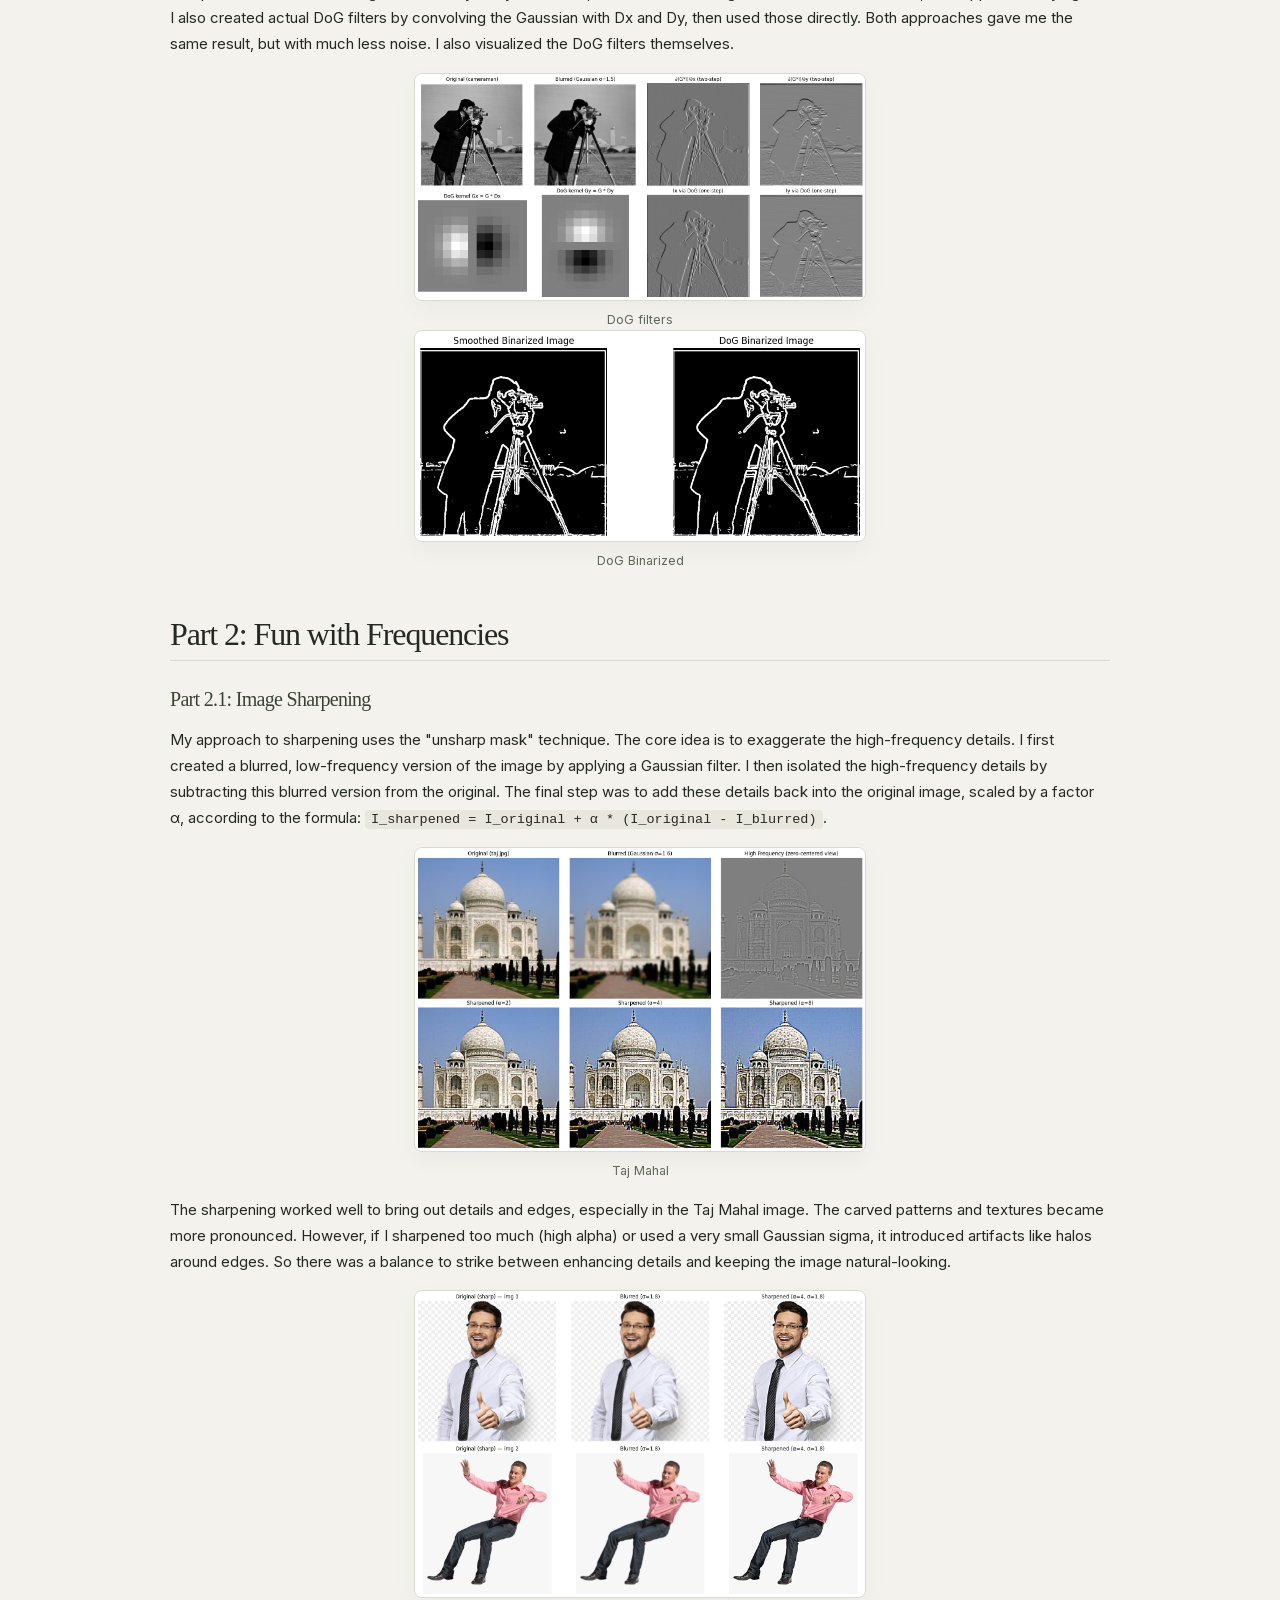
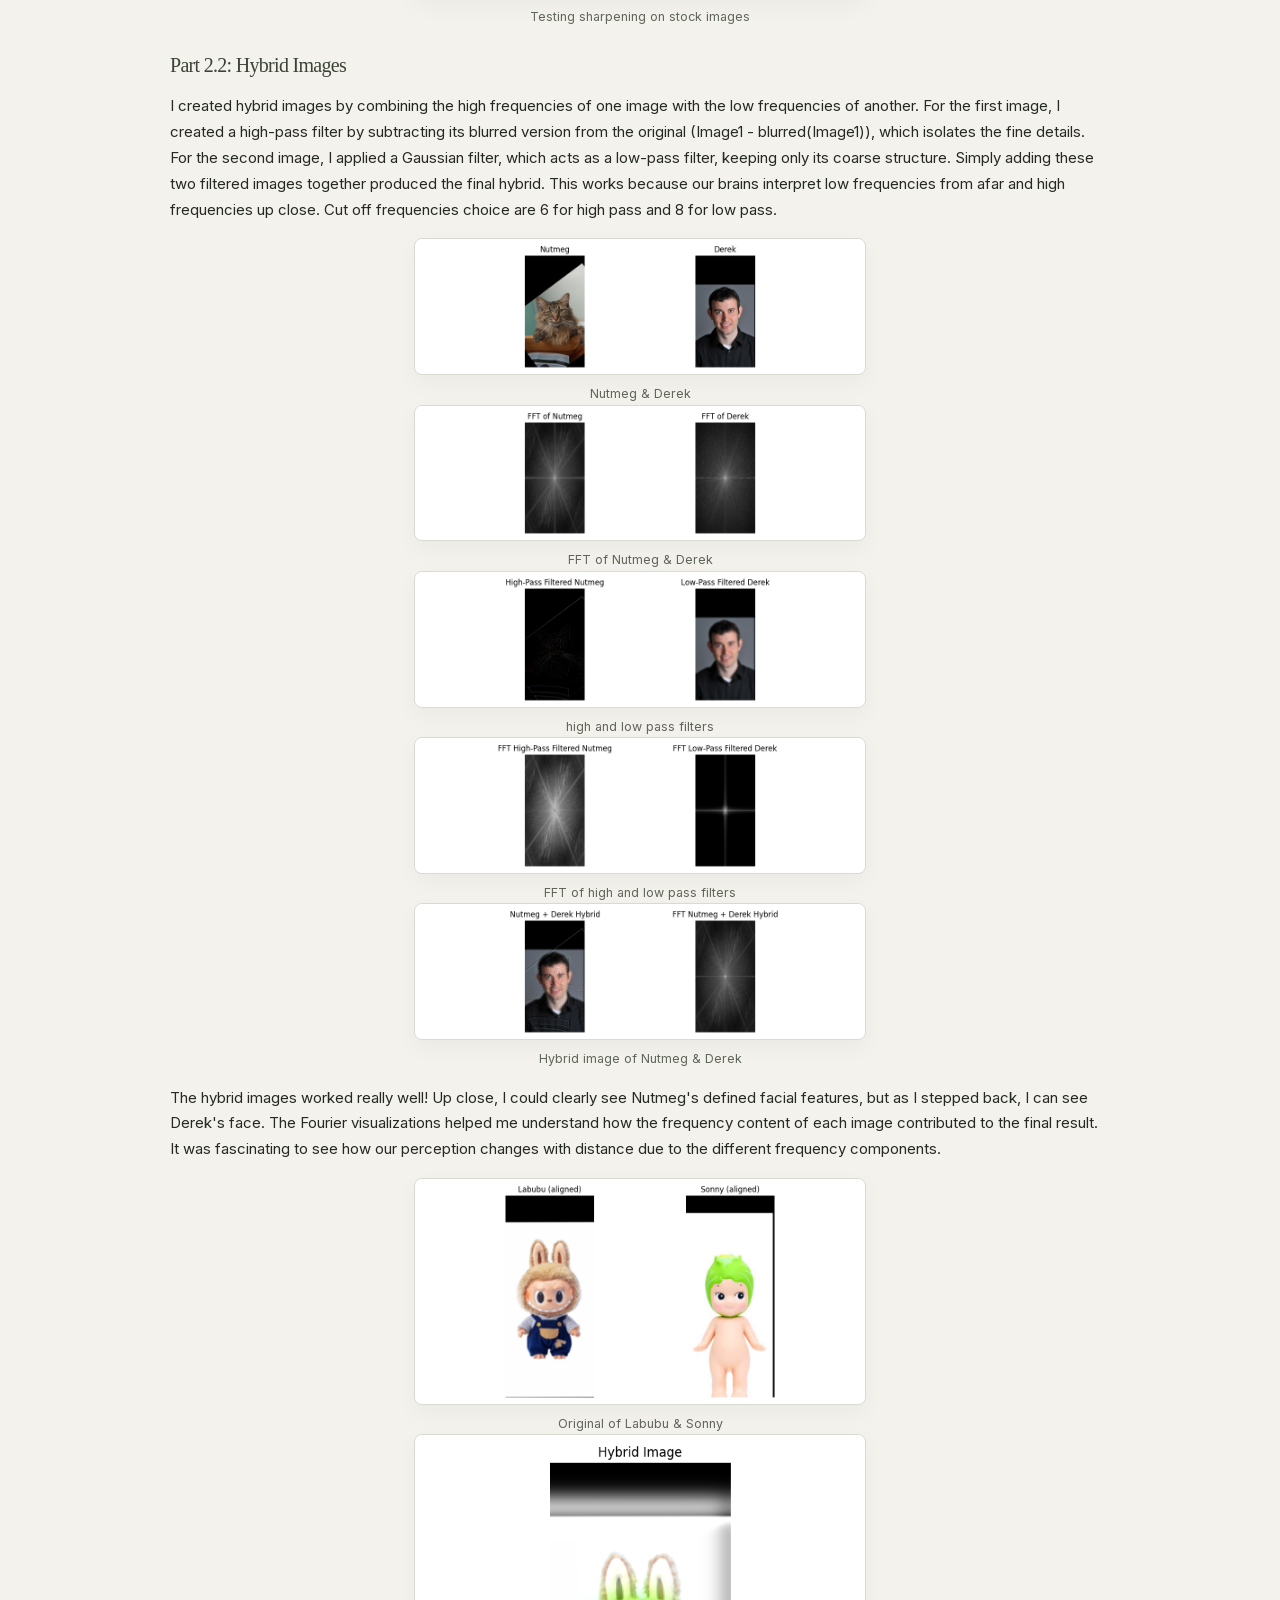
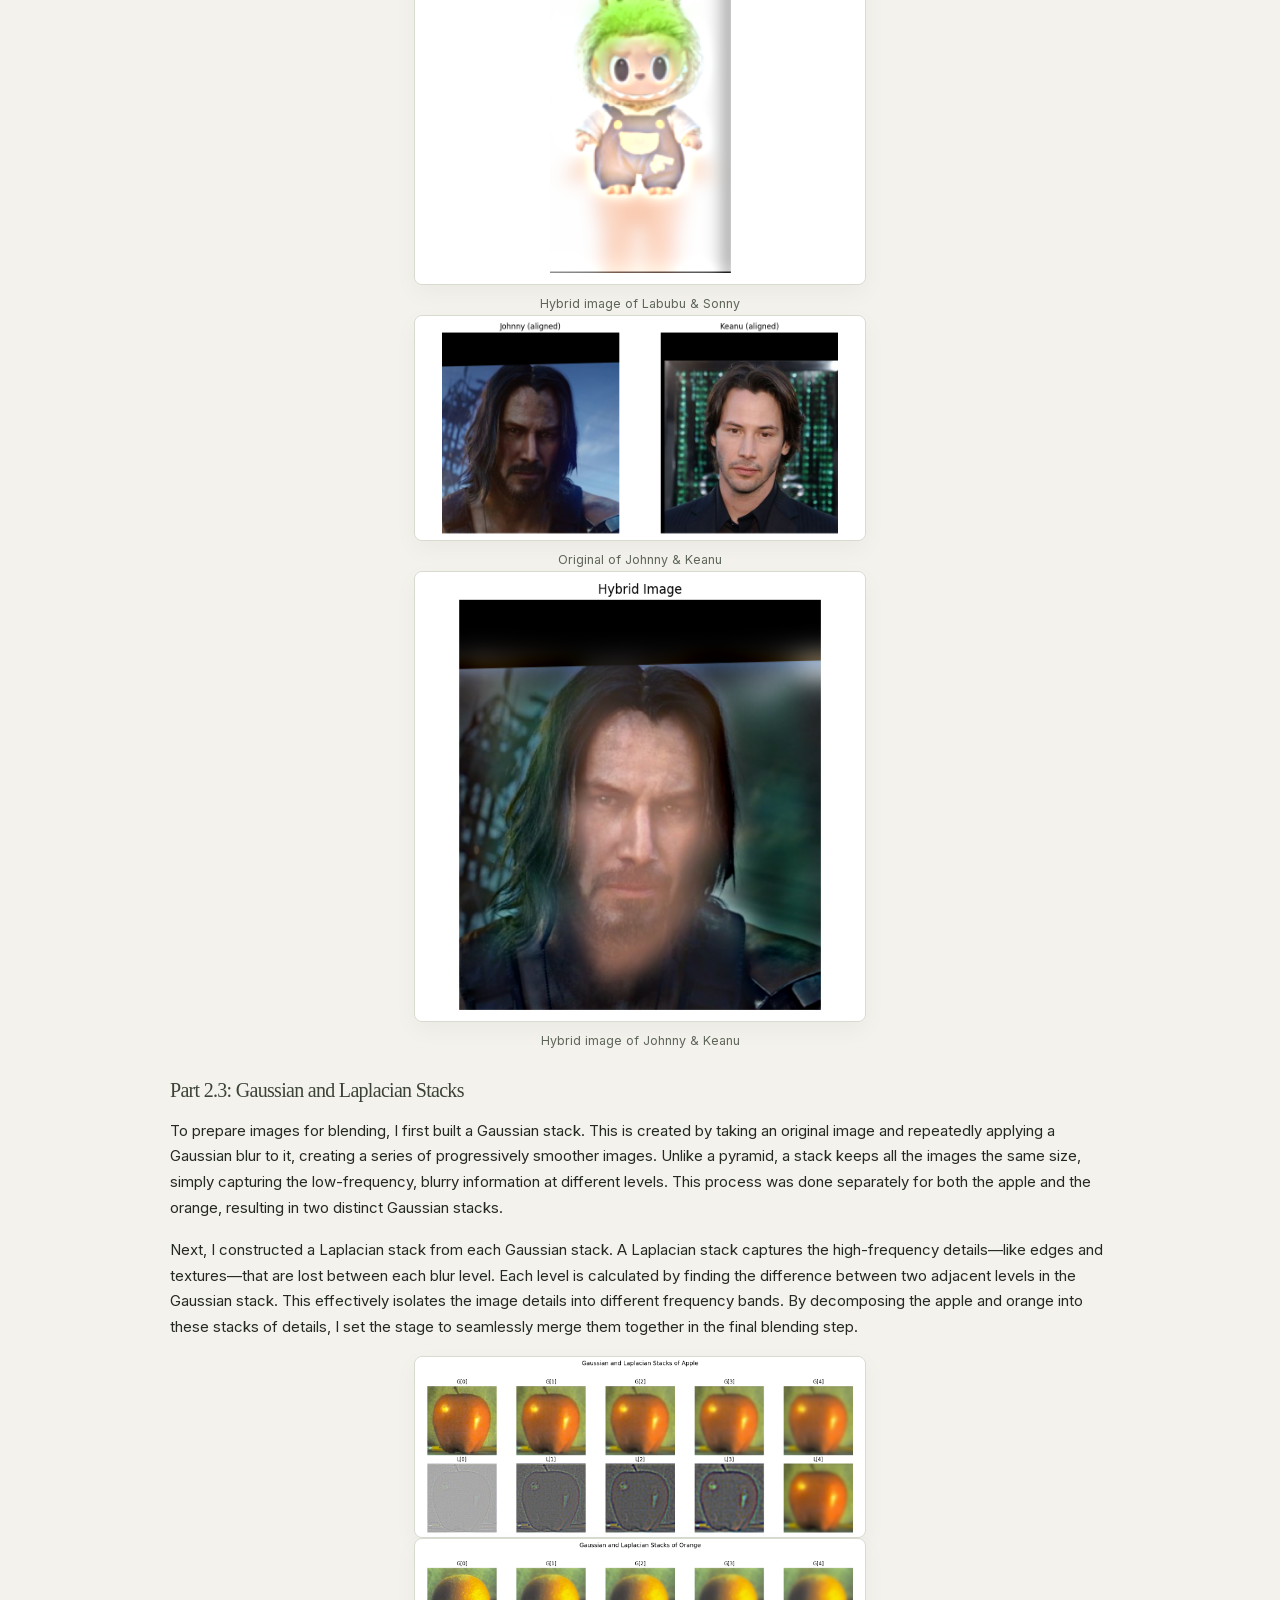
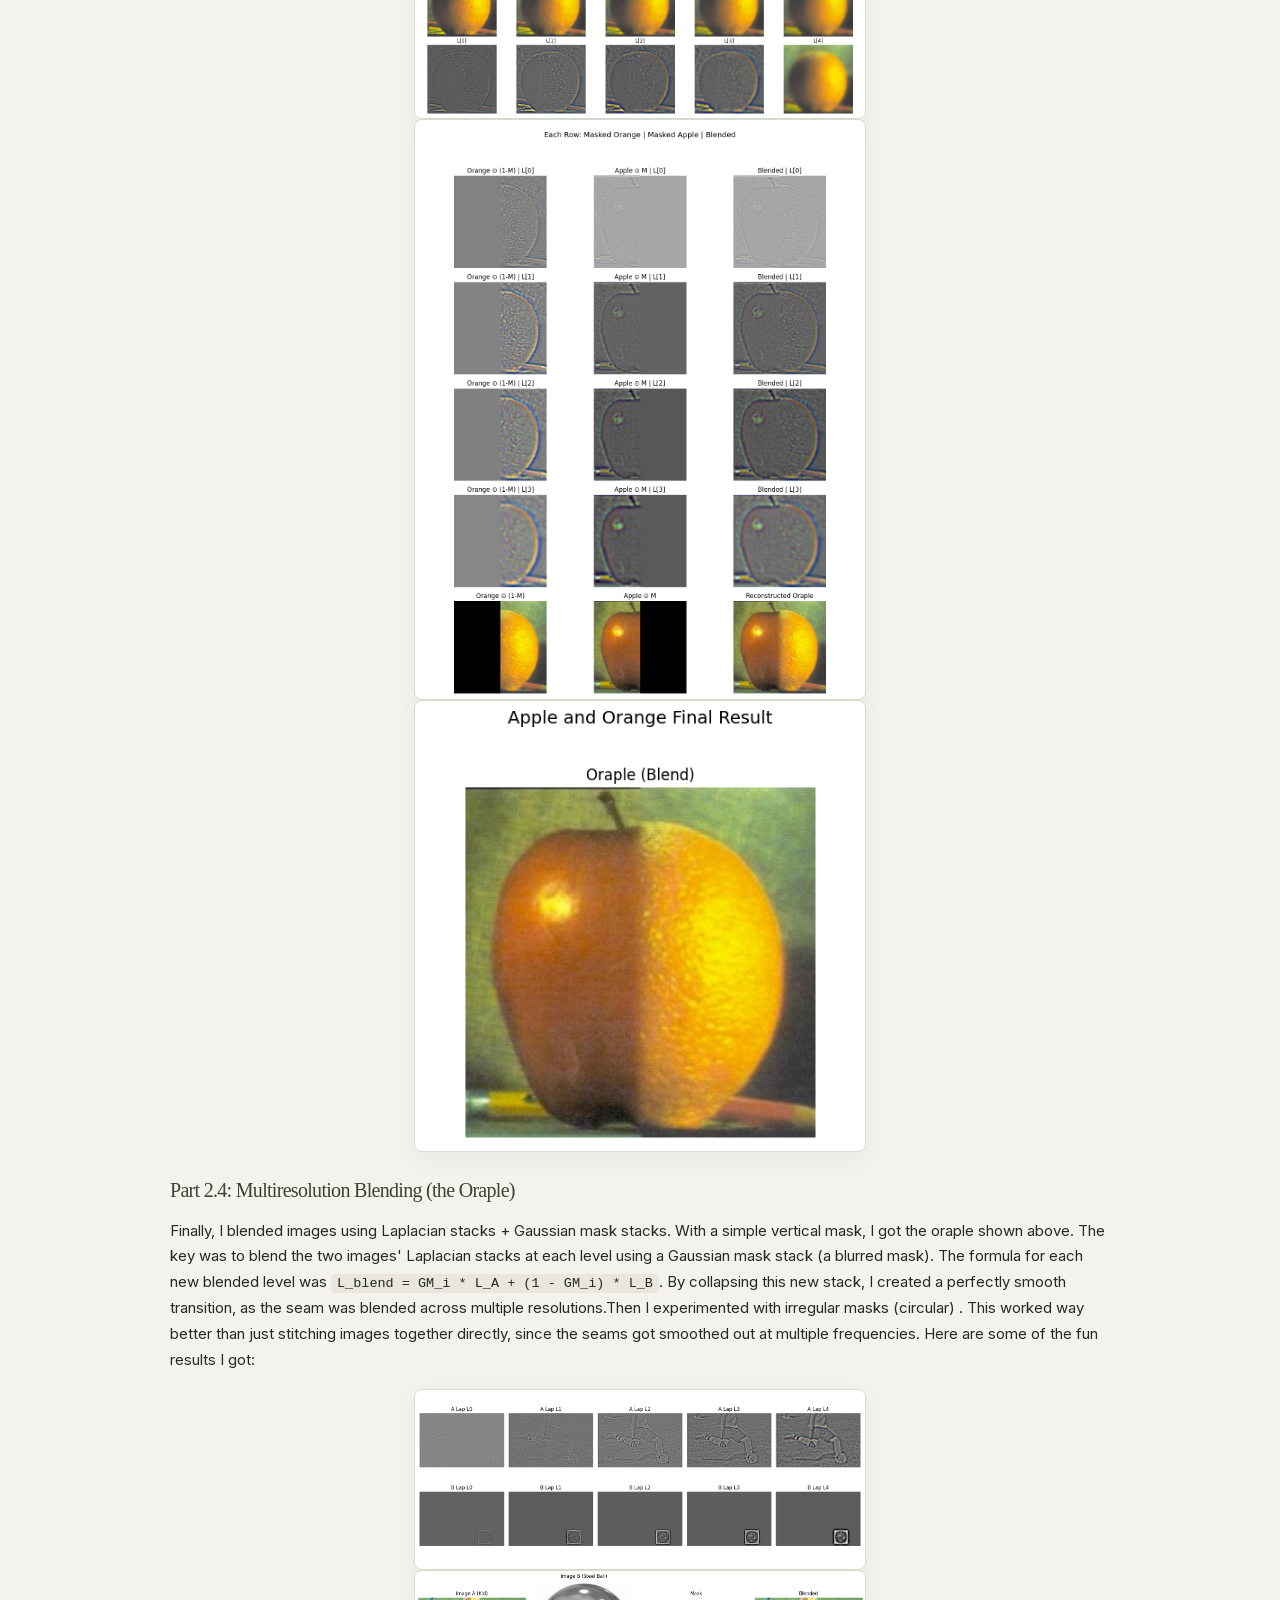
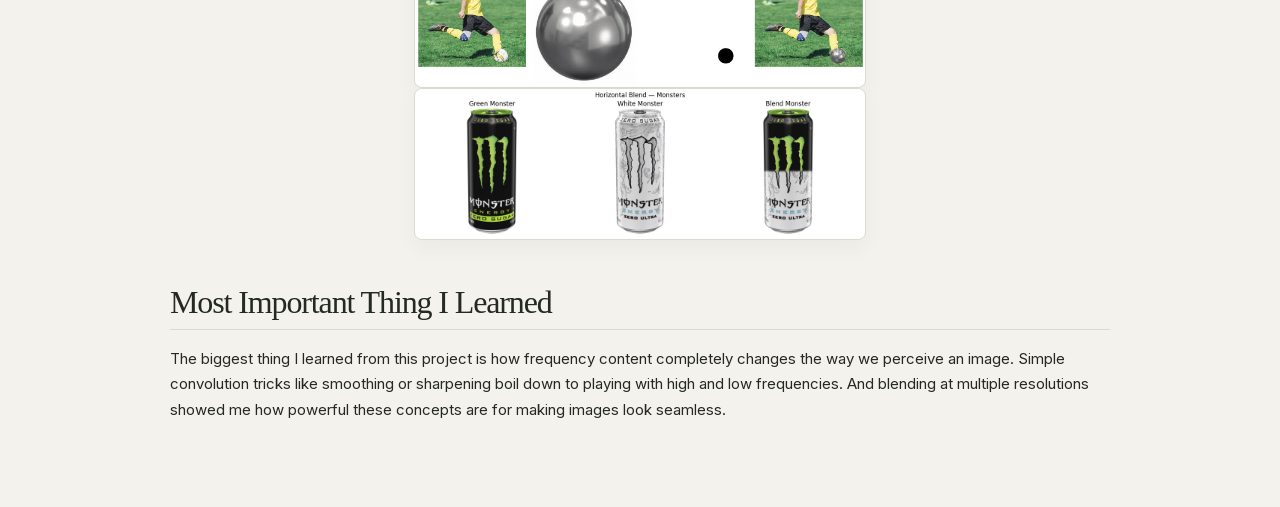
<file: CS 180/project2/index.html>
<!DOCTYPE html>
<html lang="en">
<head>
  <meta charset="UTF-8" />
  <title>CS180 • Project 2 — Fun with Filters and Frequencies!</title>
  <meta name="viewport" content="width=device-width, initial-scale=1" />
  <link rel="icon" href="../../assets/monogram.svg" type="image/svg+xml">
  <link rel="preload" href="../../slide-projector/fonts/InterVariable.woff2" as="font" type="font/woff2" crossorigin>
  <style>
    :root { --ink:#333; --sub:#555; --rule:#ccc; }
    * { box-sizing: border-box; }
    body {
      font-family: system-ui, -apple-system, Segoe UI, Roboto, Helvetica, Arial, sans-serif;
      padding: 20px;
      line-height: 1.6;
      max-width: 900px;
      margin: 20px auto;
      color: var(--ink);
      background: #fff;
    }
    h1, h2, h3 { margin-bottom: 10px; color: var(--ink); }
    h1 {
      text-align: center;
      margin-bottom: 30px;
      border-bottom: 2px solid var(--ink);
      padding-bottom: 10px;
    }
    h2 {
      border-bottom: 1px solid var(--rule);
      padding-bottom: 5px;
      margin-top: 40px;
    }
    h3 {
      margin-top: 25px;
      color: var(--sub);
      font-weight: 600;
    }
    .meta {
      text-align: center;
      color: var(--sub);
      margin-top: -10px;
      margin-bottom: 24px;
      font-size: 0.95rem;
    }
    p { margin-bottom: 1rem; }
    pre {
      background: #f8f8f8;
      padding: 10px;
      border: 1px solid #ddd;
      overflow-x: auto;
      font-size: 0.9em;
    }
    .results-container { display: flex; flex-direction: column; gap: 2.5rem; }
    .group-images {
      display: flex;
      flex-wrap: wrap;
      gap: 1rem;
      justify-content: center;
    }
    .image-block {
      flex: 1 1 48%;
      max-width: 48%;
      text-align: center;
    }
    .image-block img {
      width: 100%;
      border: 1px solid #ddd;
      display: block;
      margin: 0 auto;
    }
    .caption {
      font-style: italic;
      color: var(--sub);
      margin-top: 6px;
      font-size: 0.95em;
    }
  </style>
  <link rel="stylesheet" href="../../studies.css">
  <script src="../../studies.js" defer></script>
</head>
<body>
  <div class="study-progress" aria-hidden="true"></div>
  <header class="study-topbar">
    <a class="study-home" href="../../#studies"><b>zw<span>°</span></b> <span>← Portfolio</span></a>
    <nav class="study-switcher" aria-label="CS 180 projects"><a href="../project0/index.html">00 · Camera</a><a href="../project1/index.html">01 · Colorize</a><a href="../project2/index.html" aria-current="page">02 · Frequencies</a><a href="../project3/index.html">03 · Mosaics</a><a href="../project4/index.html">04 · NeRF</a><a href="../project5/index.html">05 · Diffusion</a></nav>
  </header>
  <main class="study-shell">

  <h1>Programming Project #2: Fun with Filters and Frequencies!</h1>

  <h2>Overview</h2>
  <p>
    This project was all about filters, frequencies, and blending images in creative ways. 
    I worked through convolution from scratch, edge detection, Gaussian smoothing, 
    unsharp masking, hybrid images, and multi-resolution blending (the famous oraple). 
    Along the way I included code snippets, qualitative results, and my observations.
  </p>

  <!-- ================= PART 1 ================= -->

  <h2>Part 1: Fun with Filters</h2>

  <h3>Part 1.1: Convolutions from Scratch</h3>
  <p>
    I implemented convolution in two ways: first with four nested loops, and then with two. 
    I also added zero padding so the output had the same size as the input. 
    After that, I compared my results with <code>scipy.signal.convolve2d</code> to make sure 
    things matched up. Finally, I applied a 9×9 box filter to a grayscale photo of myself, 
    and also tested finite difference operators Dx and Dy.
  </p>
  <pre><code>[import numpy as np

def conv2d_four_loops(img: np.ndarray, kernel: np.ndarray) -> np.ndarray:
    k = np.flipud(np.fliplr(kernel))
    H, W = img.shape
    Kh, Kw = k.shape
    ph, pw = Kh//2, Kw//2
    padded = pad2d(img, ph, pw, 0.0)
    out = np.zeros_like(img, dtype=np.float64)
    for i in range(H):          
        for j in range(W):      
            s = 0.0
            for m in range(Kh): 
                for n in range(Kw): 
                    s += k[m, n] * padded[i + m, j + n]
            out[i, j] = s
    return out

def conv2d_two_loops(img: np.ndarray, kernel: np.ndarray) -> np.ndarray:
    k = np.flipud(np.fliplr(kernel))
    H, W = img.shape
    Kh, Kw = k.shape
    ph, pw = Kh//2, Kw//2
    padded = pad2d(img, ph, pw, 0.0)
    out = np.zeros_like(img, dtype=np.float64)
    for i in range(H):       
        for j in range(W):      
            window = padded[i:i+Kh, j:j+Kw]
            out[i, j] = np.sum(window * k)  
    return out

def pad2d(img: np.ndarray, pad_h: int, pad_w: int, value: float = 0.0) -> np.ndarray:
    H, W = img.shape
    out = np.full((H + 2*pad_h, W + 2*pad_w), value, dtype=img.dtype)
    out[pad_h:pad_h+H, pad_w:pad_w+W] = img
    return out
]</code></pre>
    <p>
To implement convolution, I first had to flip my kernel both horizontally and vertically. This is because the mathematical definition of convolution, <code>(I * K)(i, j) = &Sigma; &Sigma; I(i-m, j-n) K(m, n)</code>, involves summing over the kernel with flipped indices. My initial four-loop approach was a direct translation of this formula, but it was slow. I optimized this by using NumPy to slice a window from the image and perform a single, fast element-wise multiplication with the kernel, which reduced it to just two loops. I also added zero-padding to keep the output image the same size as the input.
</p>

  <p>
    Here are the results of applying the Dx and Dy operators, as well as the box filter, 
    to my grayscale selfie. The box filter smooths out details by a little bit, while Dx and Dy highlight 
    horizontal and vertical edges respectively. It seems that the edges are not super prominent in this photo, 
    I suspect the resolution and lighting play a role.
  </p>

  <p> 
    To compare my methods with <code>scipy.signal.convolve2d</code>, I realized that scipy's function has the best runtime
    because it's implemented in C and optimized. My two-loop version was significantly faster than the four-loop one. <code>scipy.signal.convolve2d</code>
    also has options for different boundary conditions and modes, which I didn't implement. But for basic convolution with zero padding, my results matched perfectly.
  </p>
  <p> 
  When handling image boundaries, my custom implementation relied on simple padding (often zeros or reflection), while scipy.signal.convolve2d provides explicit, flexible options that directly affect the output. With boundary="fill", the function pads the edges with a constant value (default zero), mimicking zero-padding; with boundary="symm", it mirrors the image at the border, reducing edge artifacts; and with boundary="wrap", it treats the image as periodic, wrapping pixels from the opposite edge. These differences matter because they control how convolution kernels interact at the edges—zero padding can create artificial dark borders, while reflection or wrapping preserves intensity continuity and avoids spurious edges.
  </p>

  <div class="group-images">
    <div class="image-block" style="display: flex; justify-content: center; text-align: center;">
      
      <div> 
        
        <img src="images/selfie.png" style="width: 600px;" decoding="async" />
        
        <div class="caption">selfie</div>

      </div>
    </div>
  </div>
  <h3>Part 1.2: Finite Difference Operator</h3>
  <p>
To find edges, I used simple finite difference operators, <code>Dx = [1, 0, -1]</code> and <code>Dy = [[1], [0], [-1]]</code>, which are approximations of the partial derivatives in the horizontal and vertical directions. Convolving my image with these gave me the image gradients, <code>Ix</code> and <code>Iy</code>. I then calculated the gradient magnitude using the formula <code>&radic;(Ix&sup2; + Iy&sup2;)</code>. This value is large where the image intensity changes sharply, highlighting the edges. I binarized this magnitude image with a threshold (0.2) to create a clean edge map.
</p>
  <div class="group-images">
    <div class="image-block" style="display: flex; justify-content: center; text-align: center;">
      
      <div> 
        
        <img src="images/cameraman.png" style="width: 600px;" decoding="async" />
        
        <div class="caption">cameraman</div>

      </div>
    </div>
  </div>

  <h3>Part 1.3: Derivative of Gaussian (DoG) Filter</h3>
  <p>
    The plain finite difference edges were really noisy. To fix this, I smoothed 
    the image first with a Gaussian filter, then applied Dx/Dy again. I also 
    created actual DoG filters by convolving the Gaussian with Dx and Dy, then 
    used those directly. Both approaches gave me the same result, but with much 
    less noise. I also visualized the DoG filters themselves.
  </p>


  <div class="group-images">
    <div class="image-block" style="display: flex; justify-content: center; text-align: center;">
      
      <div> 
        
        <img src="images/DoG.png" style="width: 800px;" loading="lazy" decoding="async" />
        
        <div class="caption">DoG filters</div>

      </div>
    </div>
  </div>


  <div class="group-images">
    <div class="image-block" style="display: flex; justify-content: center; text-align: center;">
      
      <div> 
        
        <img src="images/DoG_B.png" style="width: 800px;" loading="lazy" decoding="async" />
        
        <div class="caption">DoG Binarized</div>

      </div>
    </div>
  </div>


  <!-- ================= PART 2 ================= -->

  <h2>Part 2: Fun with Frequencies</h2>

  <h3>Part 2.1: Image Sharpening</h3>
<p>
My approach to sharpening uses the "unsharp mask" technique. The core idea is to exaggerate the high-frequency details. I first created a blurred, low-frequency version of the image by applying a Gaussian filter. I then isolated the high-frequency details by subtracting this blurred version from the original. The final step was to add these details back into the original image, scaled by a factor &alpha;, according to the formula: <code>I_sharpened = I_original + &alpha; * (I_original - I_blurred)</code>.
</p>

  <div class="group-images">
    <div class="image-block" style="display: flex; justify-content: center; text-align: center;">
      <div> 
        <img src="images/Taj.png" style="width: 800px;" loading="lazy" decoding="async" />
        <div class="caption">Taj Mahal</div>
      </div>
    </div>
  </div>
  <p>
      The sharpening worked well to bring out details and edges, especially in the 
      Taj Mahal image. The carved patterns and textures became more pronounced. 
      However, if I sharpened too much (high alpha) or used a very small Gaussian 
      sigma, it introduced artifacts like halos around edges. So there was a balance 
      to strike between enhancing details and keeping the image natural-looking.
  </p>

  <div class="group-images">
    <div class="image-block" style="display: flex; justify-content: center; text-align: center;">
      <div> 
        <img src="images/sharpen.png" style="width: 800px;" loading="lazy" decoding="async" />
        <div class="caption">Testing sharpening on stock images</div>
      </div>
    </div>
  </div>

  

  <h3>Part 2.2: Hybrid Images</h3>
  <p>
I created hybrid images by combining the high frequencies of one image with the low frequencies of another. For the first image, I created a high-pass filter by subtracting its blurred version from the original (Image1 - blurred(Image1)), which isolates the fine details. For the second image, I applied a Gaussian filter, which acts as a low-pass filter, keeping only its coarse structure. Simply adding these two filtered images together produced the final hybrid. This works because our brains interpret low frequencies from afar and high frequencies up close. Cut off frequencies choice are 6 for high pass and 8 for low pass.  
  </p>

  <div class="group-images">
    <div class="image-block" style="display: flex; justify-content: center; text-align: center;">
      <div> 
        <img src="images/nutmeg.png" style="width: 800px;" loading="lazy" decoding="async" />
        <div class="caption">Nutmeg & Derek</div>
      </div>
    </div>
  </div>

  <div class="group-images">
    <div class="image-block" style="display: flex; justify-content: center; text-align: center;">
      <div> 
        <img src="images/original_fft.png" style="width: 800px;" loading="lazy" decoding="async" />
        <div class="caption">FFT of Nutmeg & Derek</div>
      </div>
    </div>
  </div>

  <div class="group-images">
    <div class="image-block" style="display: flex; justify-content: center; text-align: center;">
      <div> 
        <img src="images/pass.png" style="width: 800px;" loading="lazy" decoding="async" />
        <div class="caption">high and low pass filters</div>
      </div>
    </div>
  </div>

  <div class="group-images">
    <div class="image-block" style="display: flex; justify-content: center; text-align: center;">
      <div> 
        <img src="images/pass_fft.png" style="width: 800px;" loading="lazy" decoding="async" />
        <div class="caption">FFT of high and low pass filters</div>
      </div>
    </div>
  </div>

  <div class="group-images">
    <div class="image-block" style="display: flex; justify-content: center; text-align: center;">
      <div> 
        <img src="images/nutmeg_hybrid.png" style="width: 800px;" loading="lazy" decoding="async" />
        <div class="caption">Hybrid image of Nutmeg & Derek</div>
      </div>
    </div>
  </div>

  <p>
    The hybrid images worked really well! Up close, I could clearly see Nutmeg's defined facial features, 
    but as I stepped back, I can see Derek's face. The Fourier visualizations 
    helped me understand how the frequency content of each image contributed to 
    the final result. It was fascinating to see how our perception changes with 
    distance due to the different frequency components.
  </p>

  <div class="group-images">
    <div class="image-block" style="display: flex; justify-content: center; text-align: center;">
      <div> 
        <img src="images/labubu.png" style="width: 800px;" loading="lazy" decoding="async" />
        <div class="caption">Original of Labubu & Sonny</div>
      </div>
    </div>
  </div>

  <div class="group-images">
    <div class="image-block" style="display: flex; justify-content: center; text-align: center;">
      <div> 
        <img src="images/labubu_hybrid.png" style="width: 600px;" loading="lazy" decoding="async" />
        <div class="caption">Hybrid image of Labubu & Sonny</div>
      </div>
    </div>
  </div>

  <div class="group-images">
    <div class="image-block" style="display: flex; justify-content: center; text-align: center;">
      <div> 
        <img src="images/johnny.png" style="width: 800px;" loading="lazy" decoding="async" />
        <div class="caption">Original of Johnny & Keanu</div>
      </div>
    </div>
  </div>

  <div class="group-images">
    <div class="image-block" style="display: flex; justify-content: center; text-align: center;">
      <div> 
        <img src="images/johnny_hybrid.png" style="width: 600px;" loading="lazy" decoding="async" />
        <div class="caption">Hybrid image of Johnny & Keanu</div>
      </div>
    </div>
  </div>



  <h3>Part 2.3: Gaussian and Laplacian Stacks</h3>
  <p>
  To prepare images for blending, I first built a Gaussian stack. This is created by taking an original image and repeatedly applying a Gaussian blur to it, creating a series of progressively smoother images. Unlike a pyramid, a stack keeps all the images the same size, simply capturing the low-frequency, blurry information at different levels. This process was done separately for both the apple and the orange, resulting in two distinct Gaussian stacks.
</p>
  <p>
  Next, I constructed a Laplacian stack from each Gaussian stack. A Laplacian stack captures the high-frequency details—like edges and textures—that are lost between each blur level. Each level is calculated by finding the difference between two adjacent levels in the Gaussian stack. This effectively isolates the image details into different frequency bands. By decomposing the apple and orange into these stacks of details, I set the stage to seamlessly merge them together in the final blending step.
  </p>

  

  <div class="group-images">
    <div class="image-block" style="display: flex; justify-content: center; text-align: center;">
      <div> 
        <img src="images/apple.png" style="width: 800px;" loading="lazy" decoding="async" />
      </div>
    </div>
  </div>

  <div class="group-images">
    <div class="image-block" style="display: flex; justify-content: center; text-align: center;">
      <div> 
        <img src="images/orange.png" style="width: 800px;" loading="lazy" decoding="async" />
      </div>
    </div>
  </div>

  <div class="group-images">
    <div class="image-block" style="display: flex; justify-content: center; text-align: center;">
      <div> 
        <img src="images/oraple_blending.png" style="width: 800px;" loading="lazy" decoding="async" />
      </div>
    </div>
  </div>

  <div class="group-images">
    <div class="image-block" style="display: flex; justify-content: center; text-align: center;">
      <div> 
        <img src="images/oraple.png" style="width: 600px;" loading="lazy" decoding="async" />
      </div>
    </div>
  </div>


  <h3>Part 2.4: Multiresolution Blending (the Oraple)</h3>
  <p>
    Finally, I blended images using Laplacian stacks + Gaussian mask stacks. 
    With a simple vertical mask, I got the oraple shown above. The key was to blend the two images' Laplacian stacks at each level using a Gaussian mask stack (a blurred mask). The formula for each new blended level was <code>L_blend = GM_i * L_A + (1 - GM_i) * L_B</code>. By collapsing this new stack, I created a perfectly smooth transition, as the seam was blended across multiple resolutions.Then I experimented with 
    irregular masks (circular) . This worked way better than just stitching images together 
    directly, since the seams got smoothed out at multiple frequencies. Here are some of the fun results I got:
  </p>

  <div class="group-images">
    <div class="image-block" style="display: flex; justify-content: center; text-align: center;">
      <div> 
        <img src="images/ball_lap.png" style="width: 800px;" loading="lazy" decoding="async" />
      </div>
    </div>
  </div>

  <div class="group-images">
    <div class="image-block" style="display: flex; justify-content: center; text-align: center;">
      <div> 
        <img src="images/ball_blend.png" style="width: 600px;" loading="lazy" decoding="async" />
      </div>
    </div>
  </div>


  <div class="group-images">
    <div class="image-block" style="display: flex; justify-content: center; text-align: center;">
      <div> 
        <img src="images/monster_blend.png" style="width: 600px;" loading="lazy" decoding="async" />
      </div>
    </div>
  </div>



  <!-- ================= END ================= -->

  <h2>Most Important Thing I Learned</h2>
  <p>
    The biggest thing I learned from this project is how frequency content 
    completely changes the way we perceive an image. Simple convolution tricks 
    like smoothing or sharpening boil down to playing with high and low 
    frequencies. And blending at multiple resolutions showed me how powerful 
    these concepts are for making images look seamless.
  </p>

  </main>
</body>
</html>
</file>
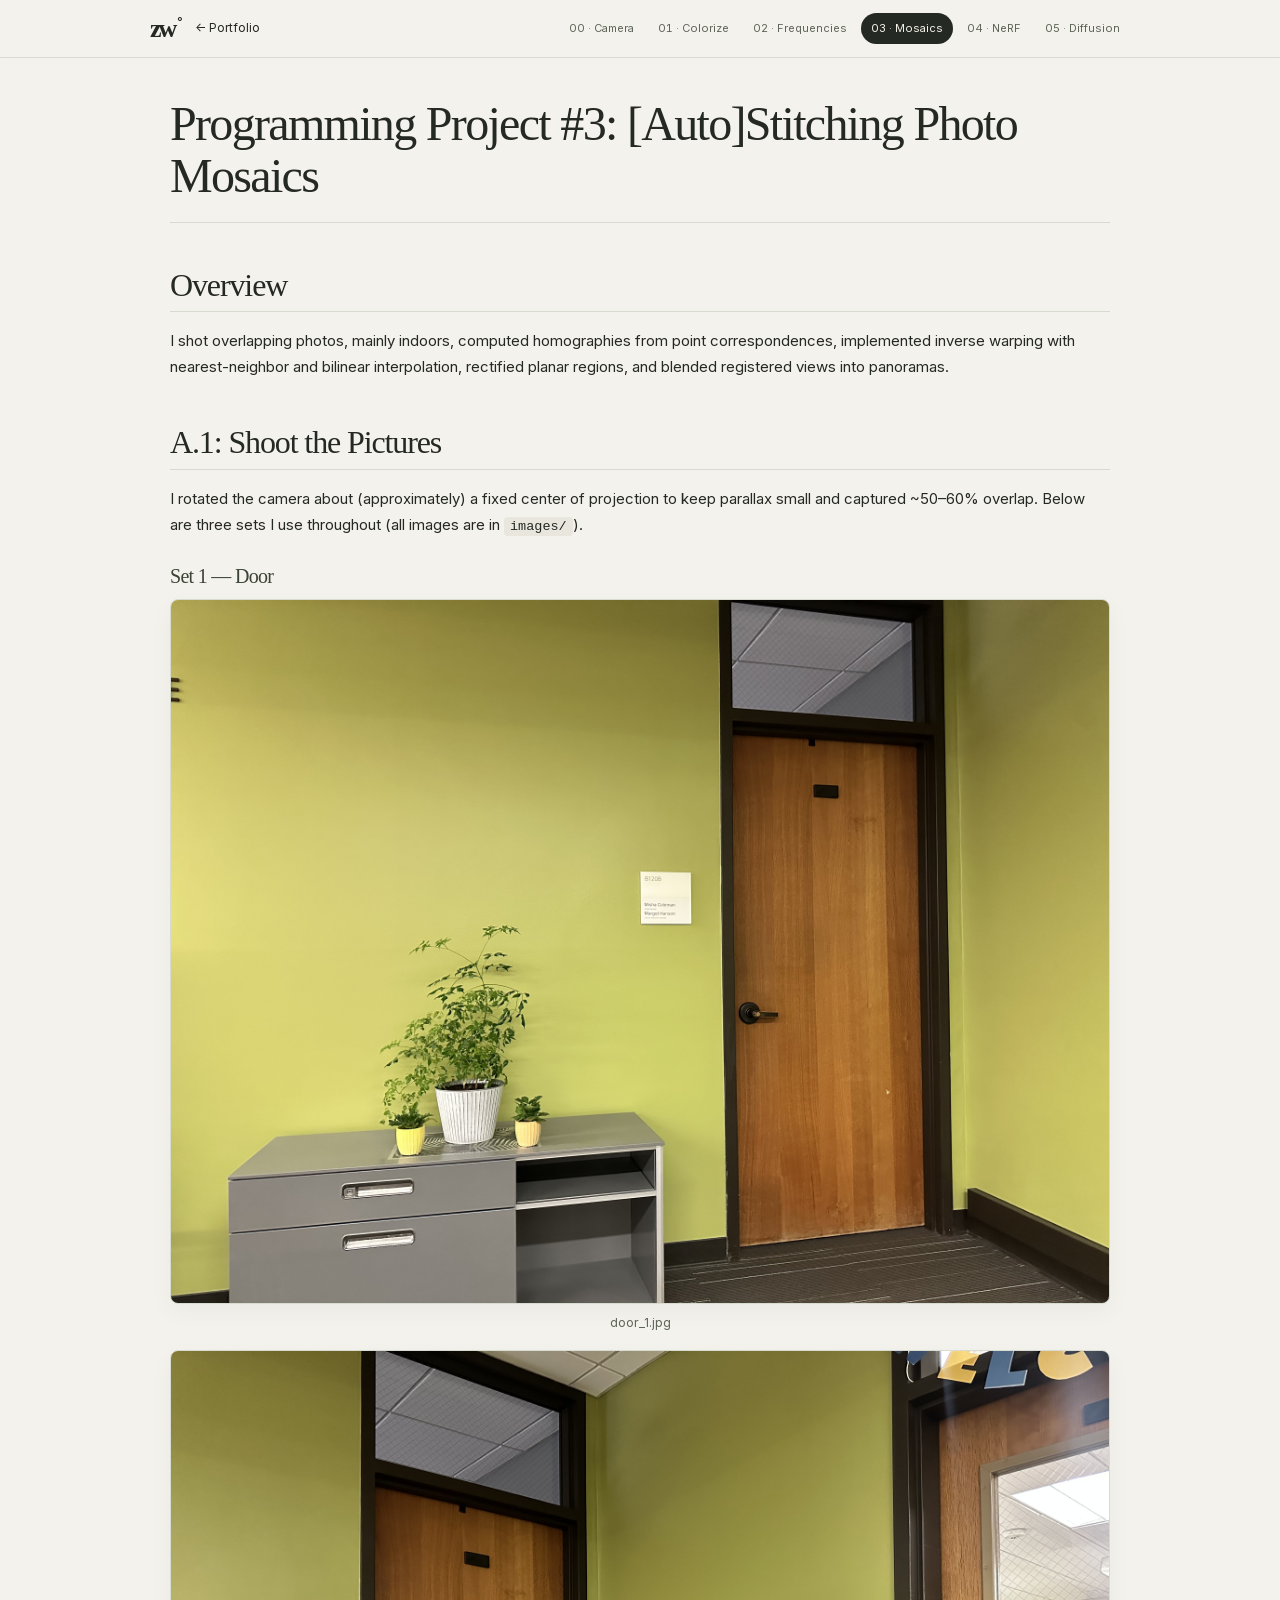
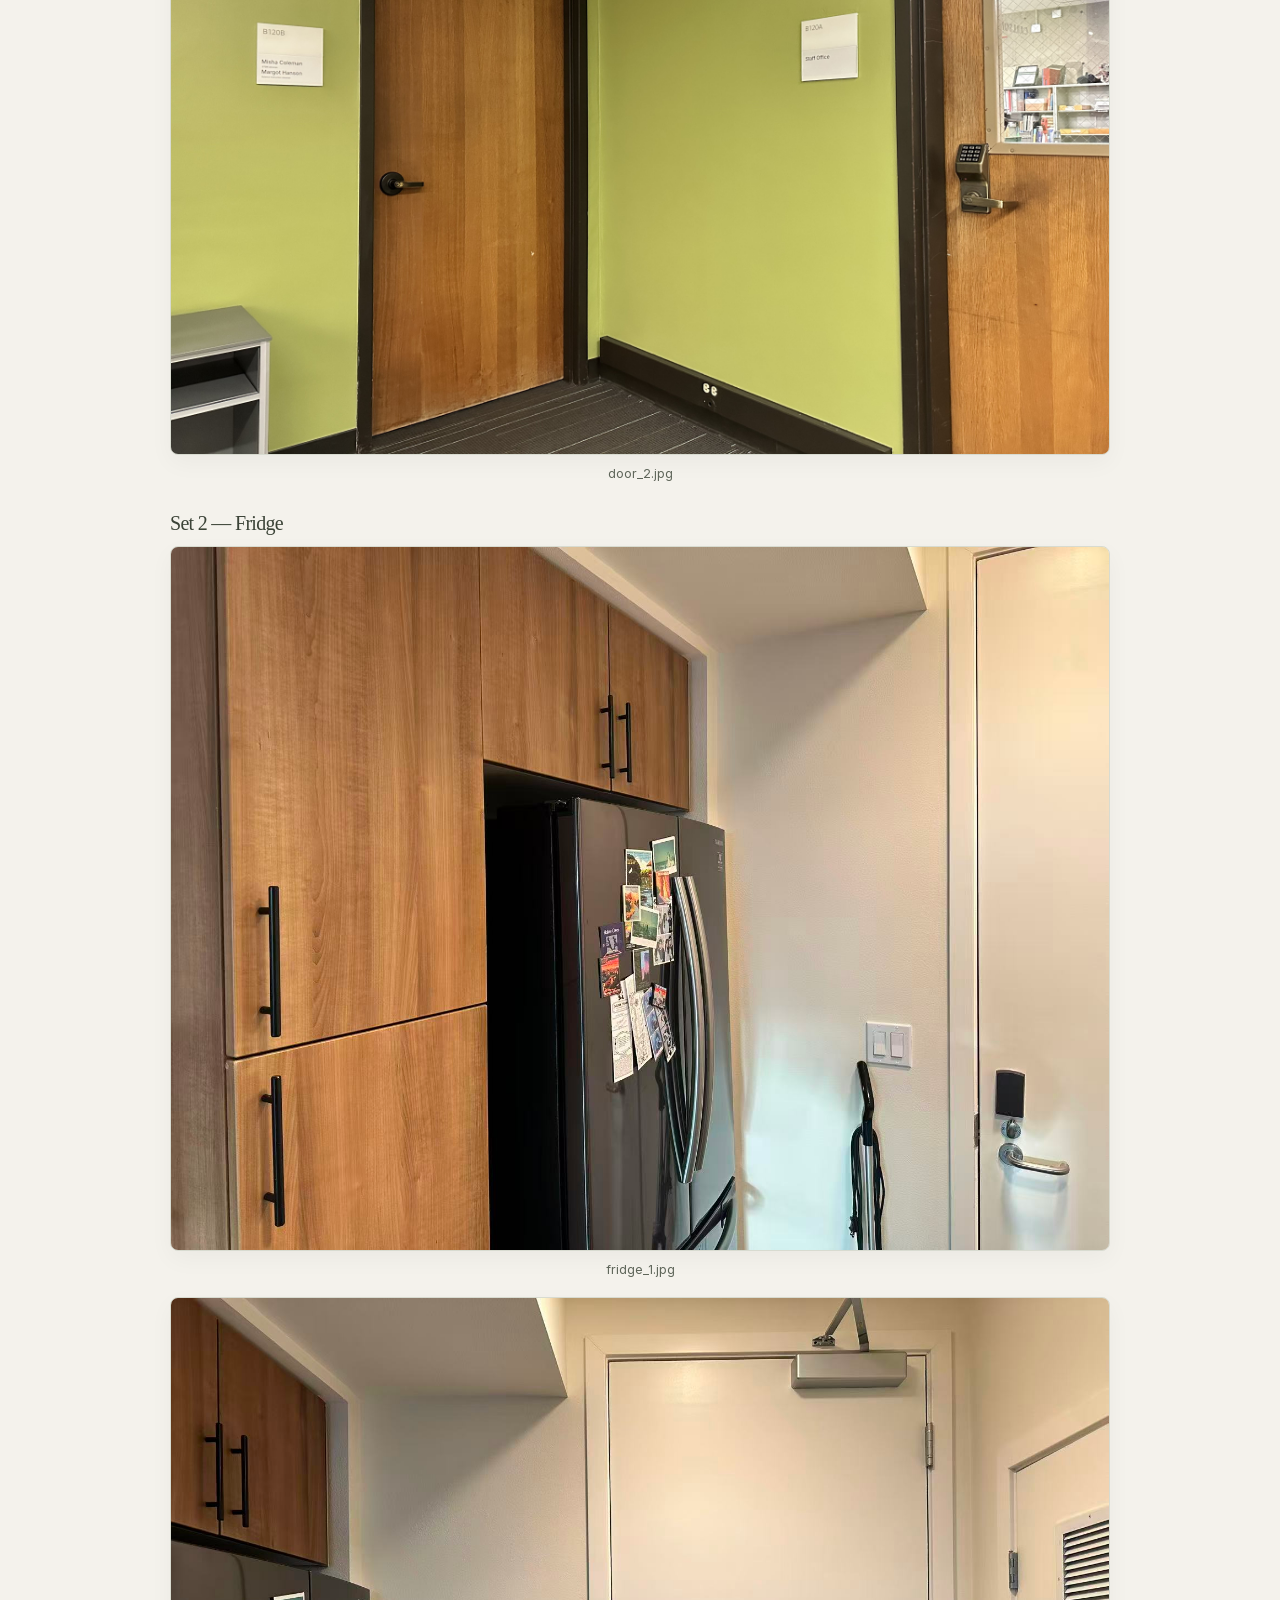
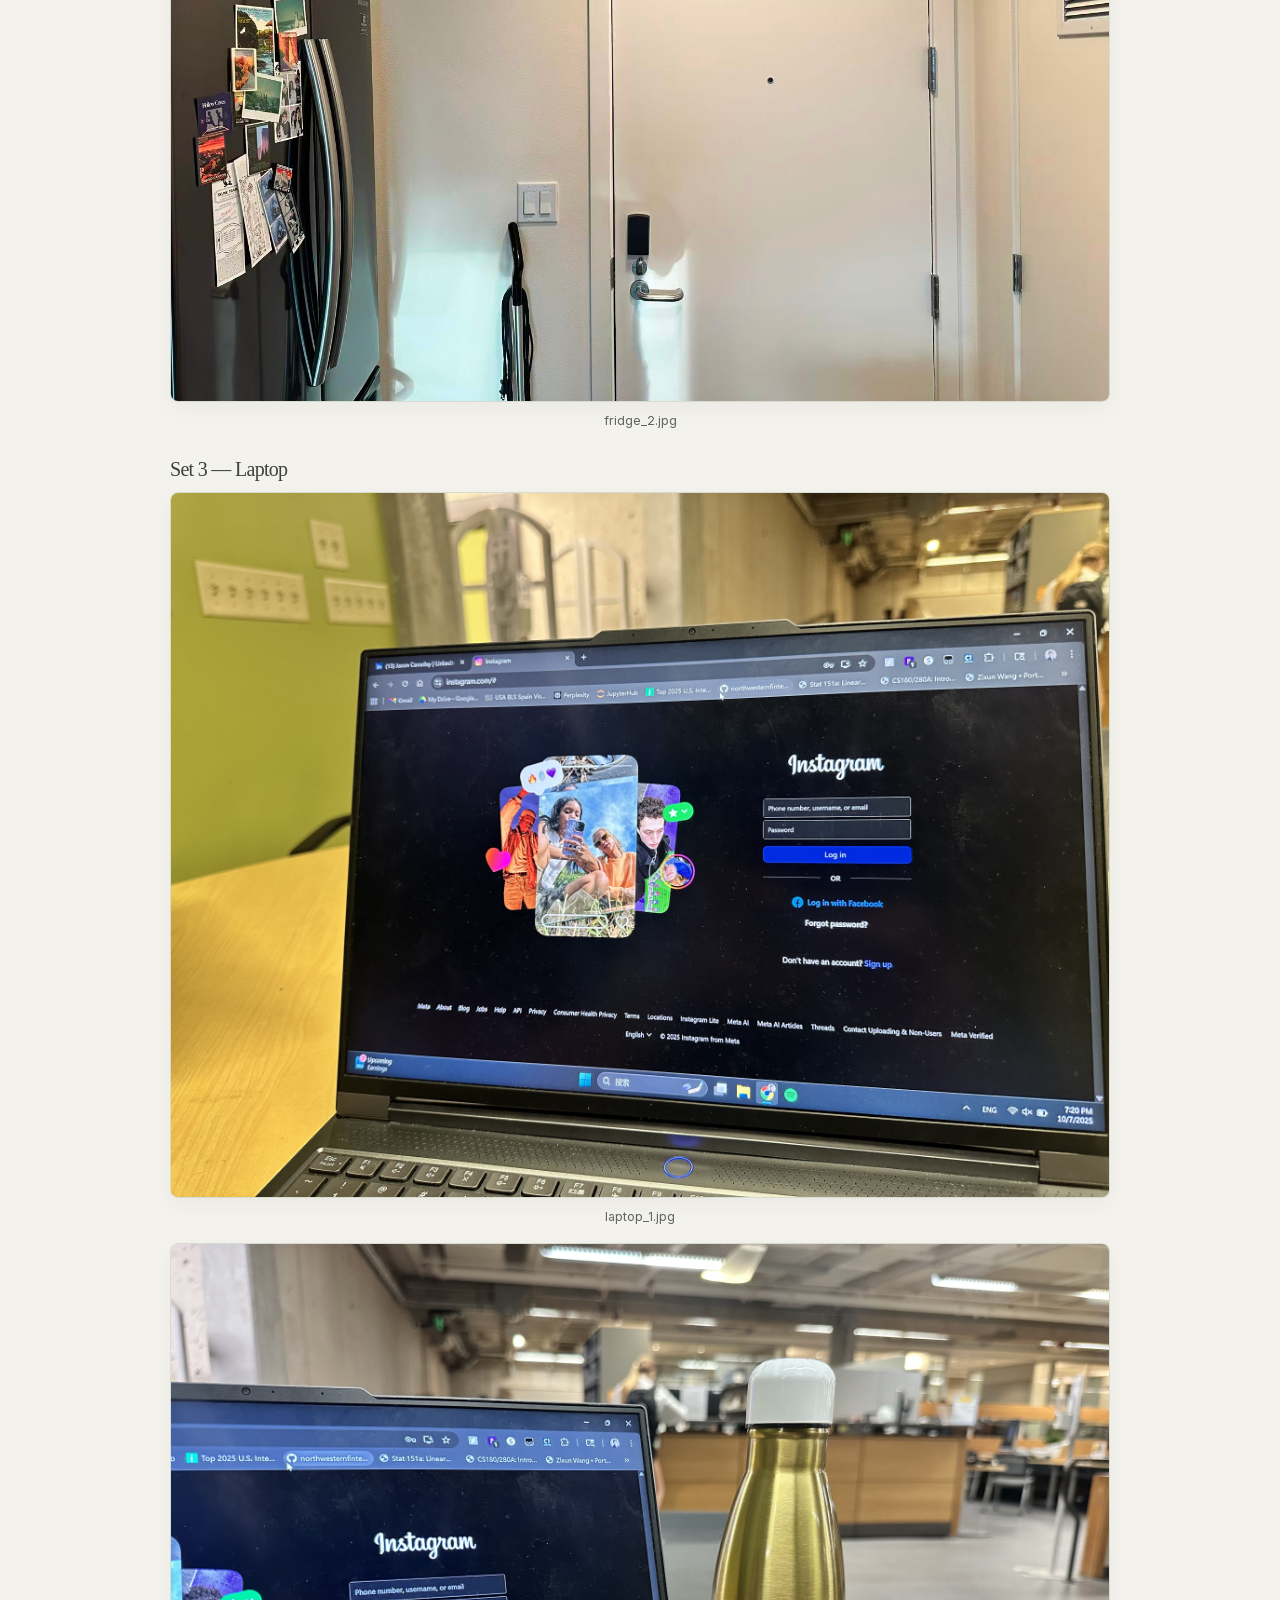
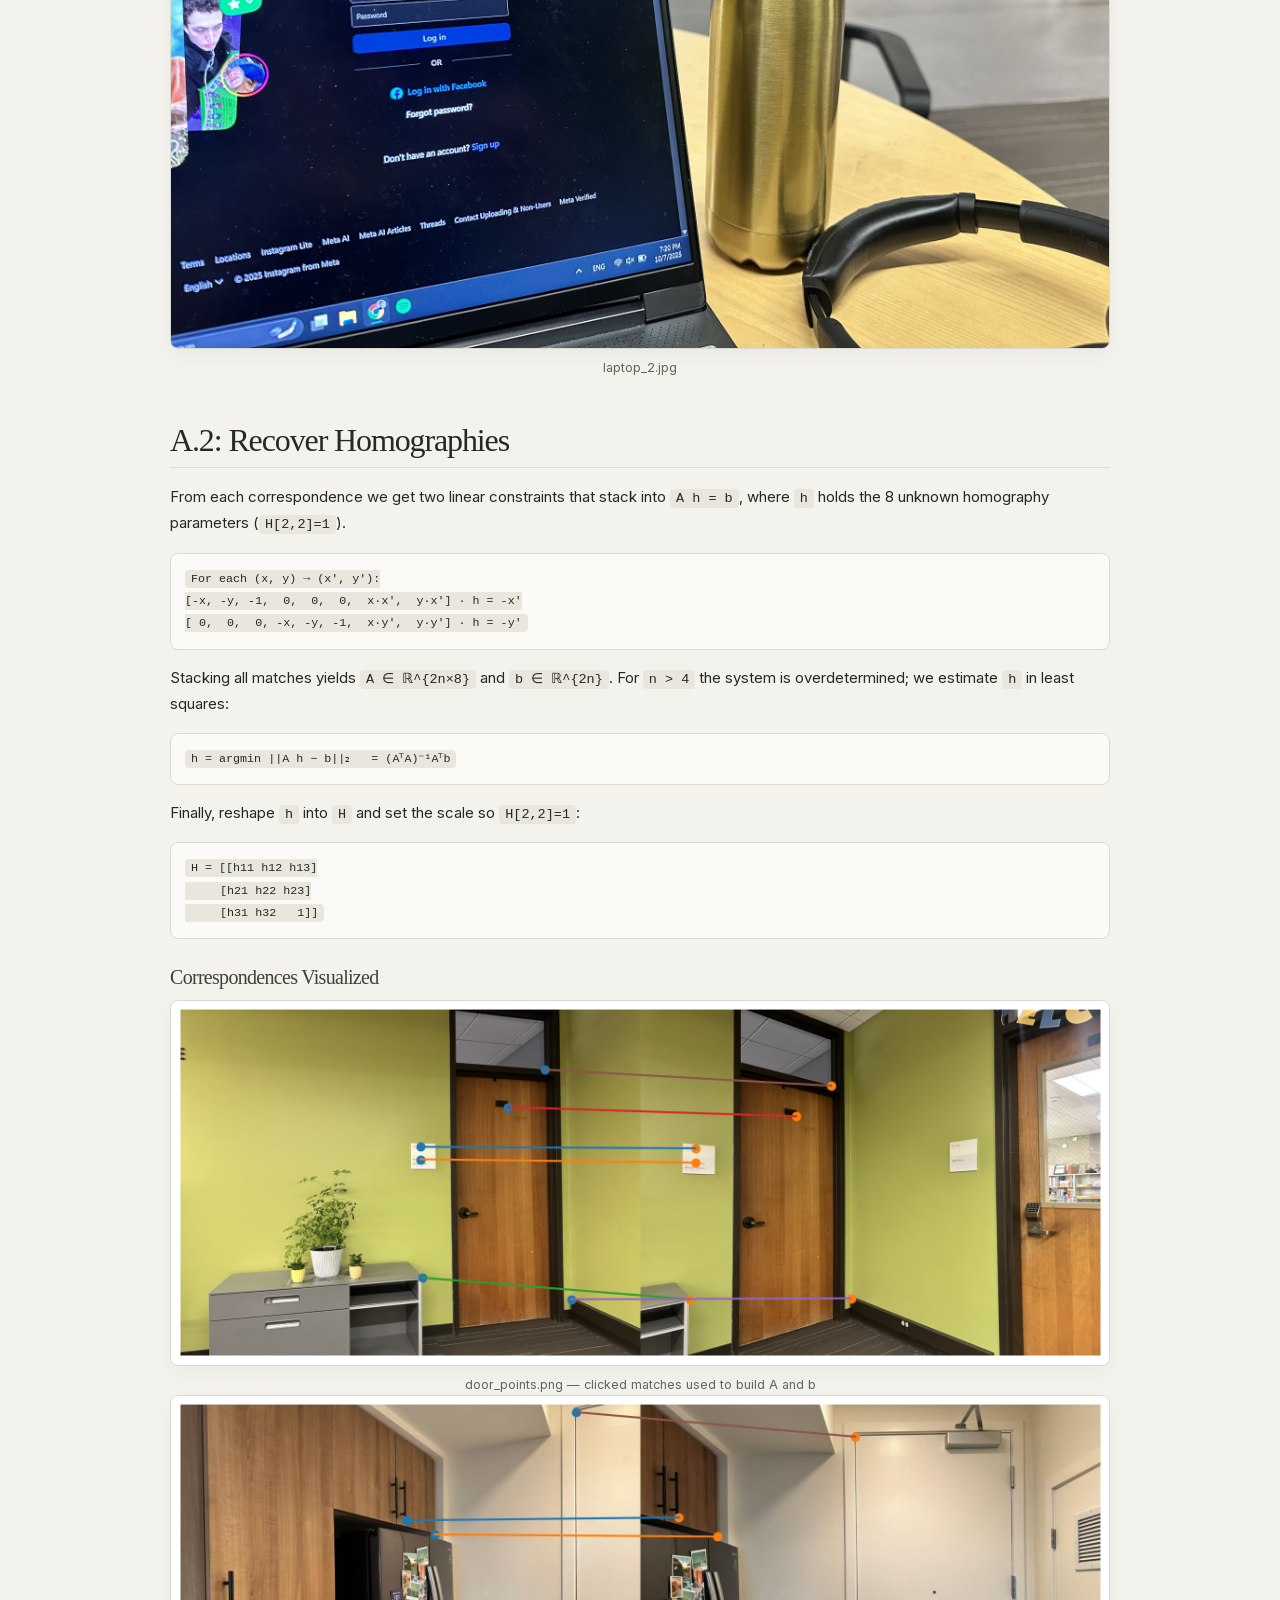
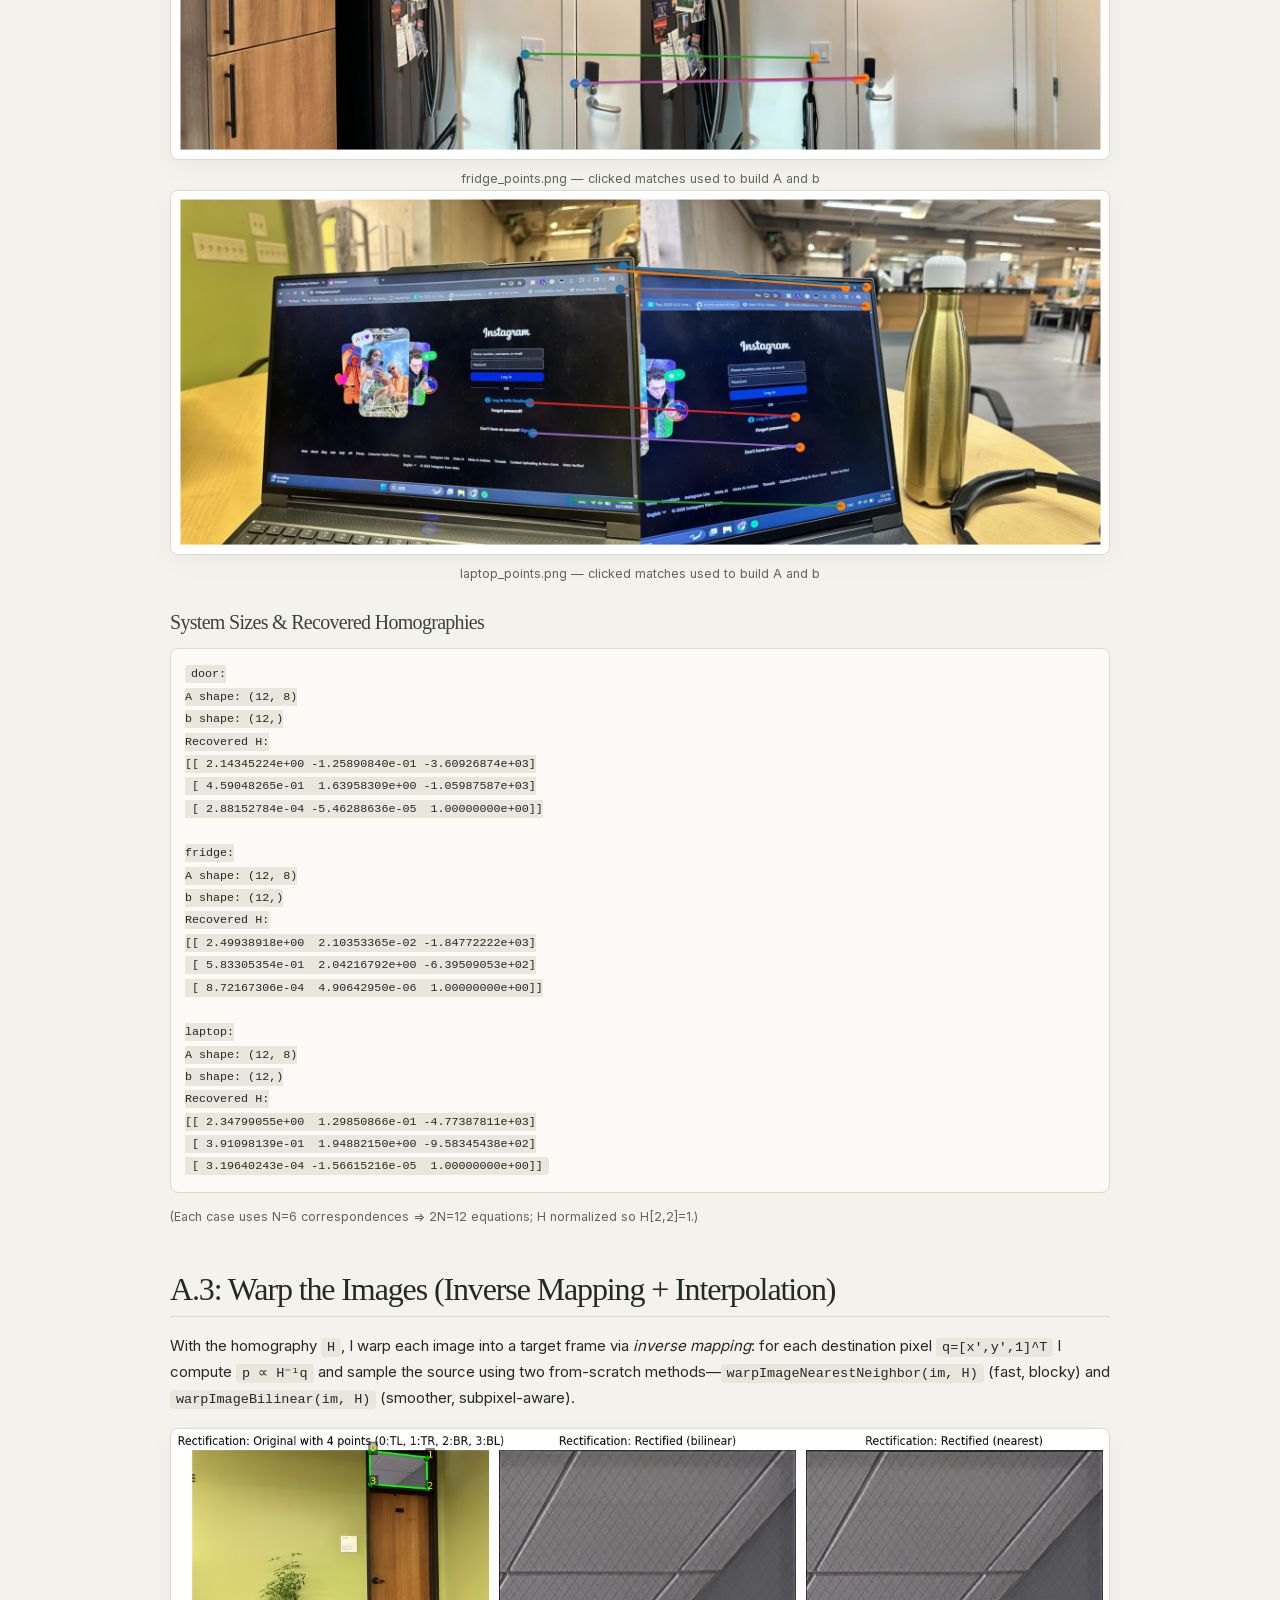
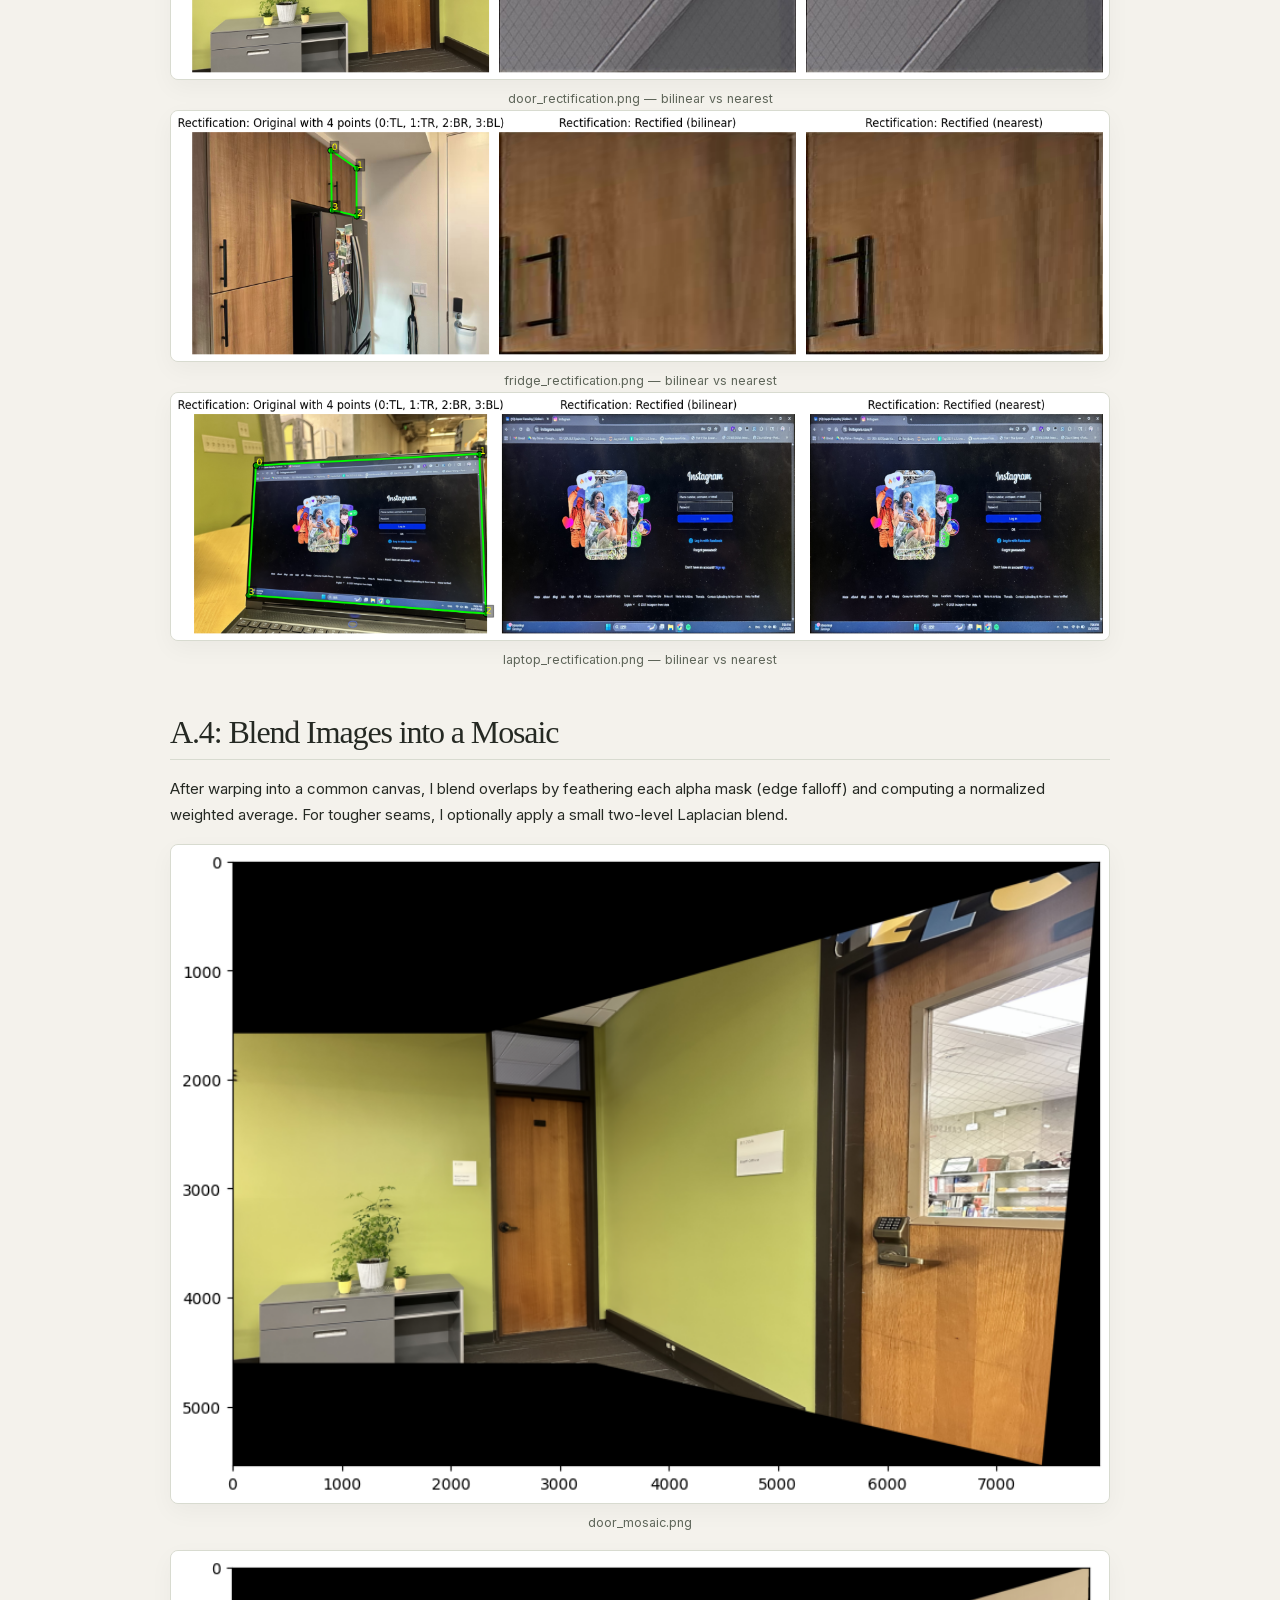
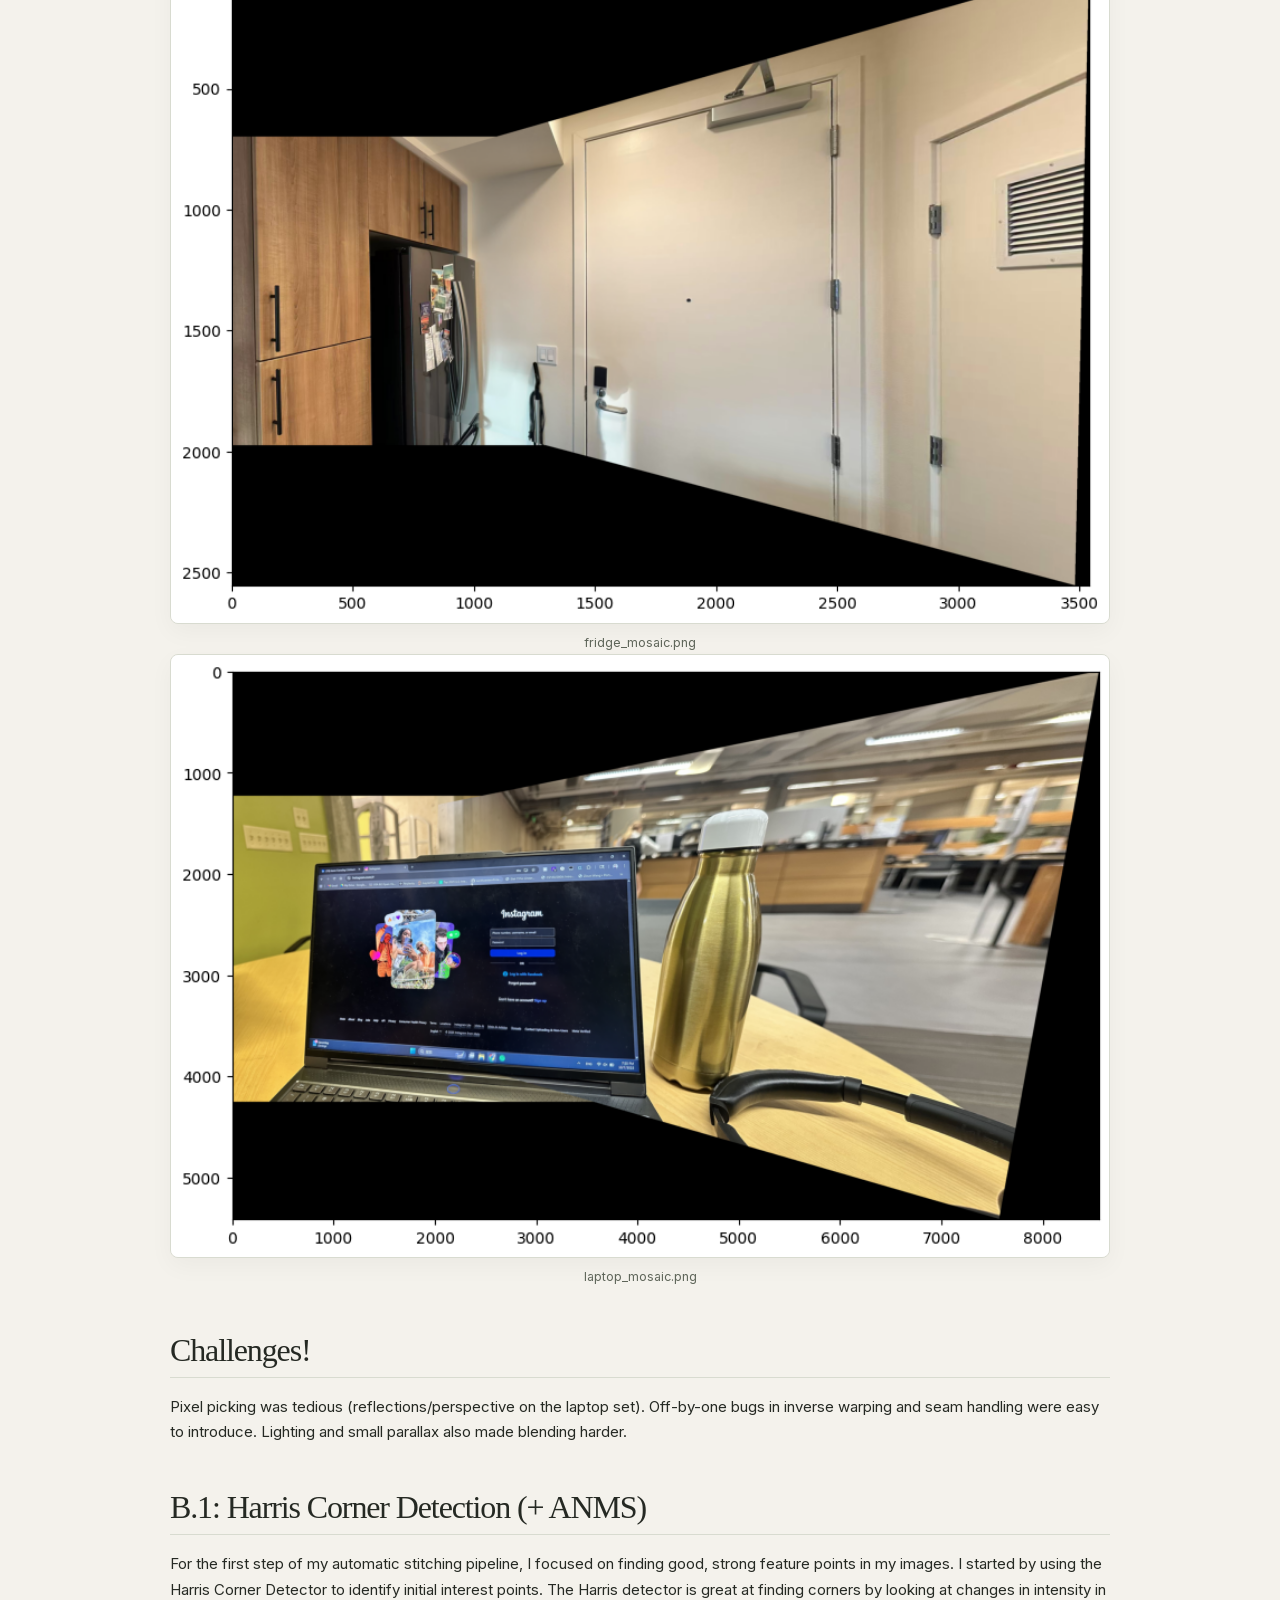
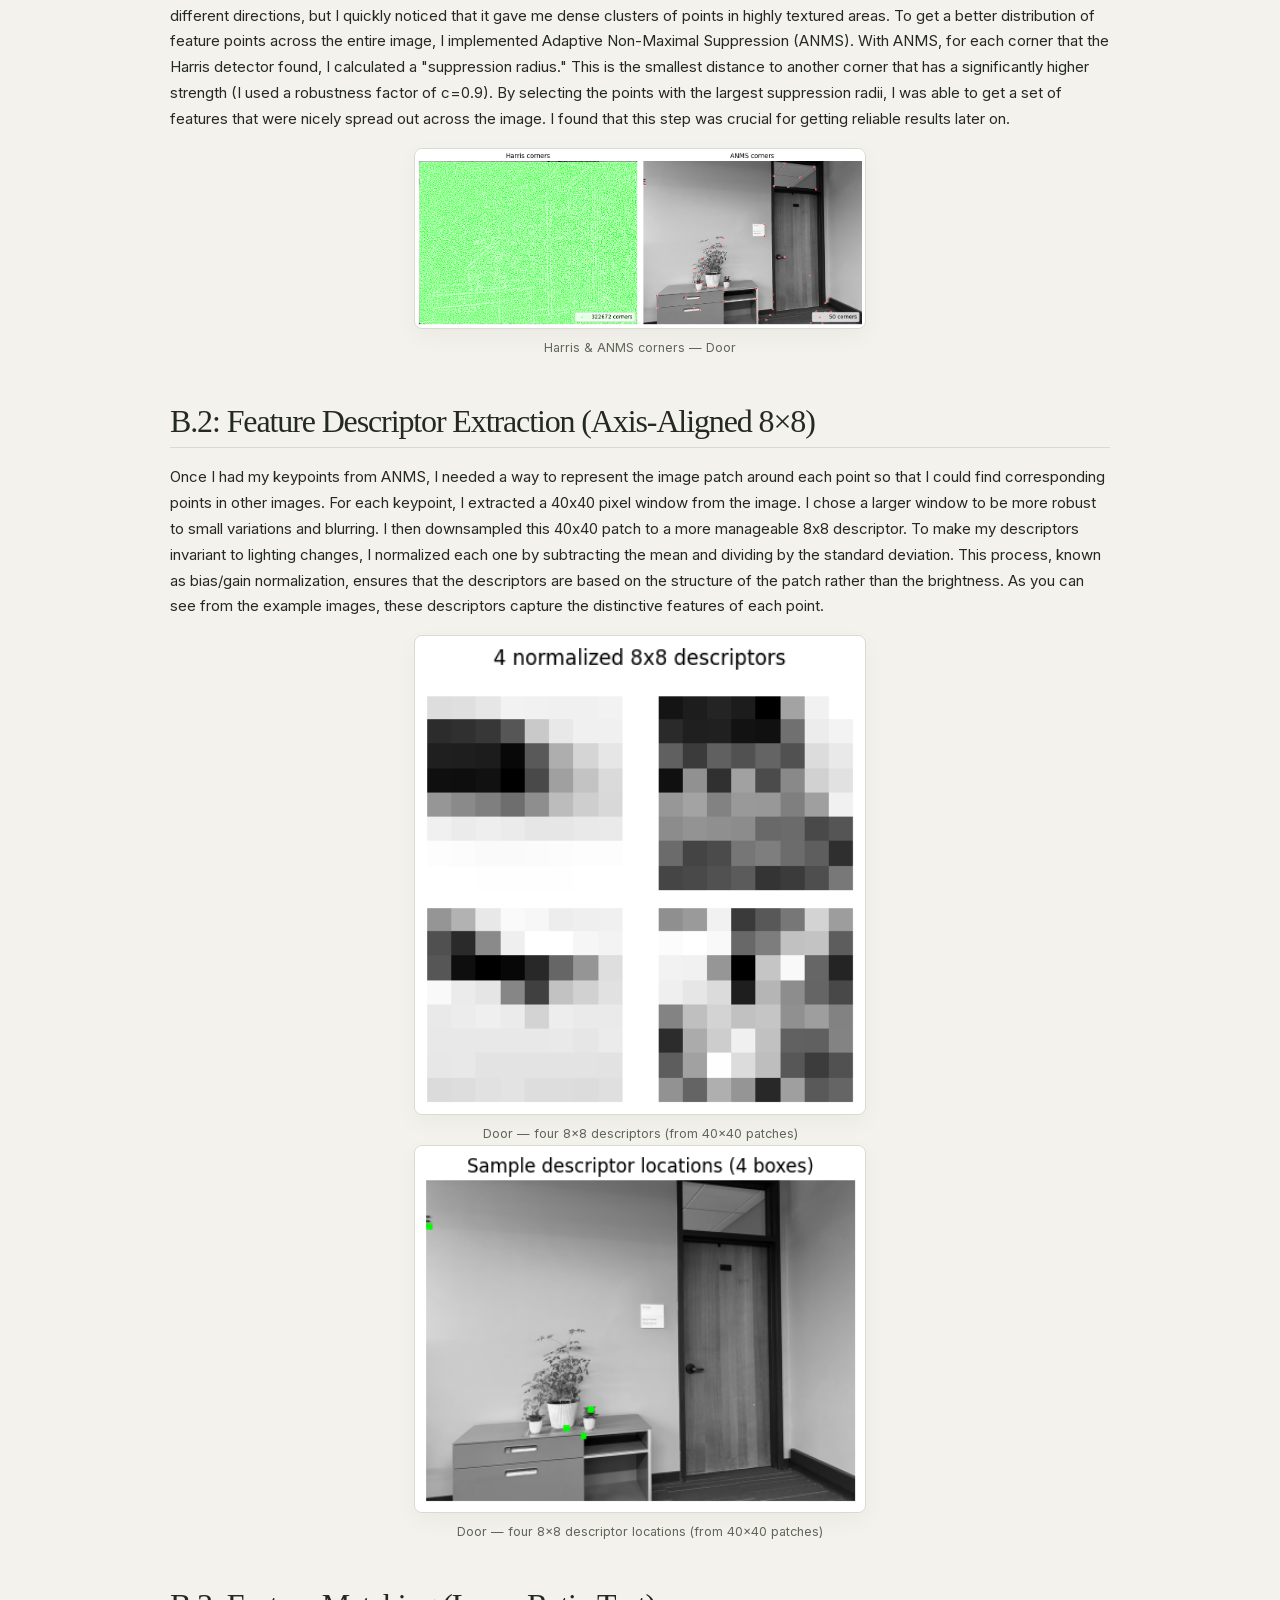
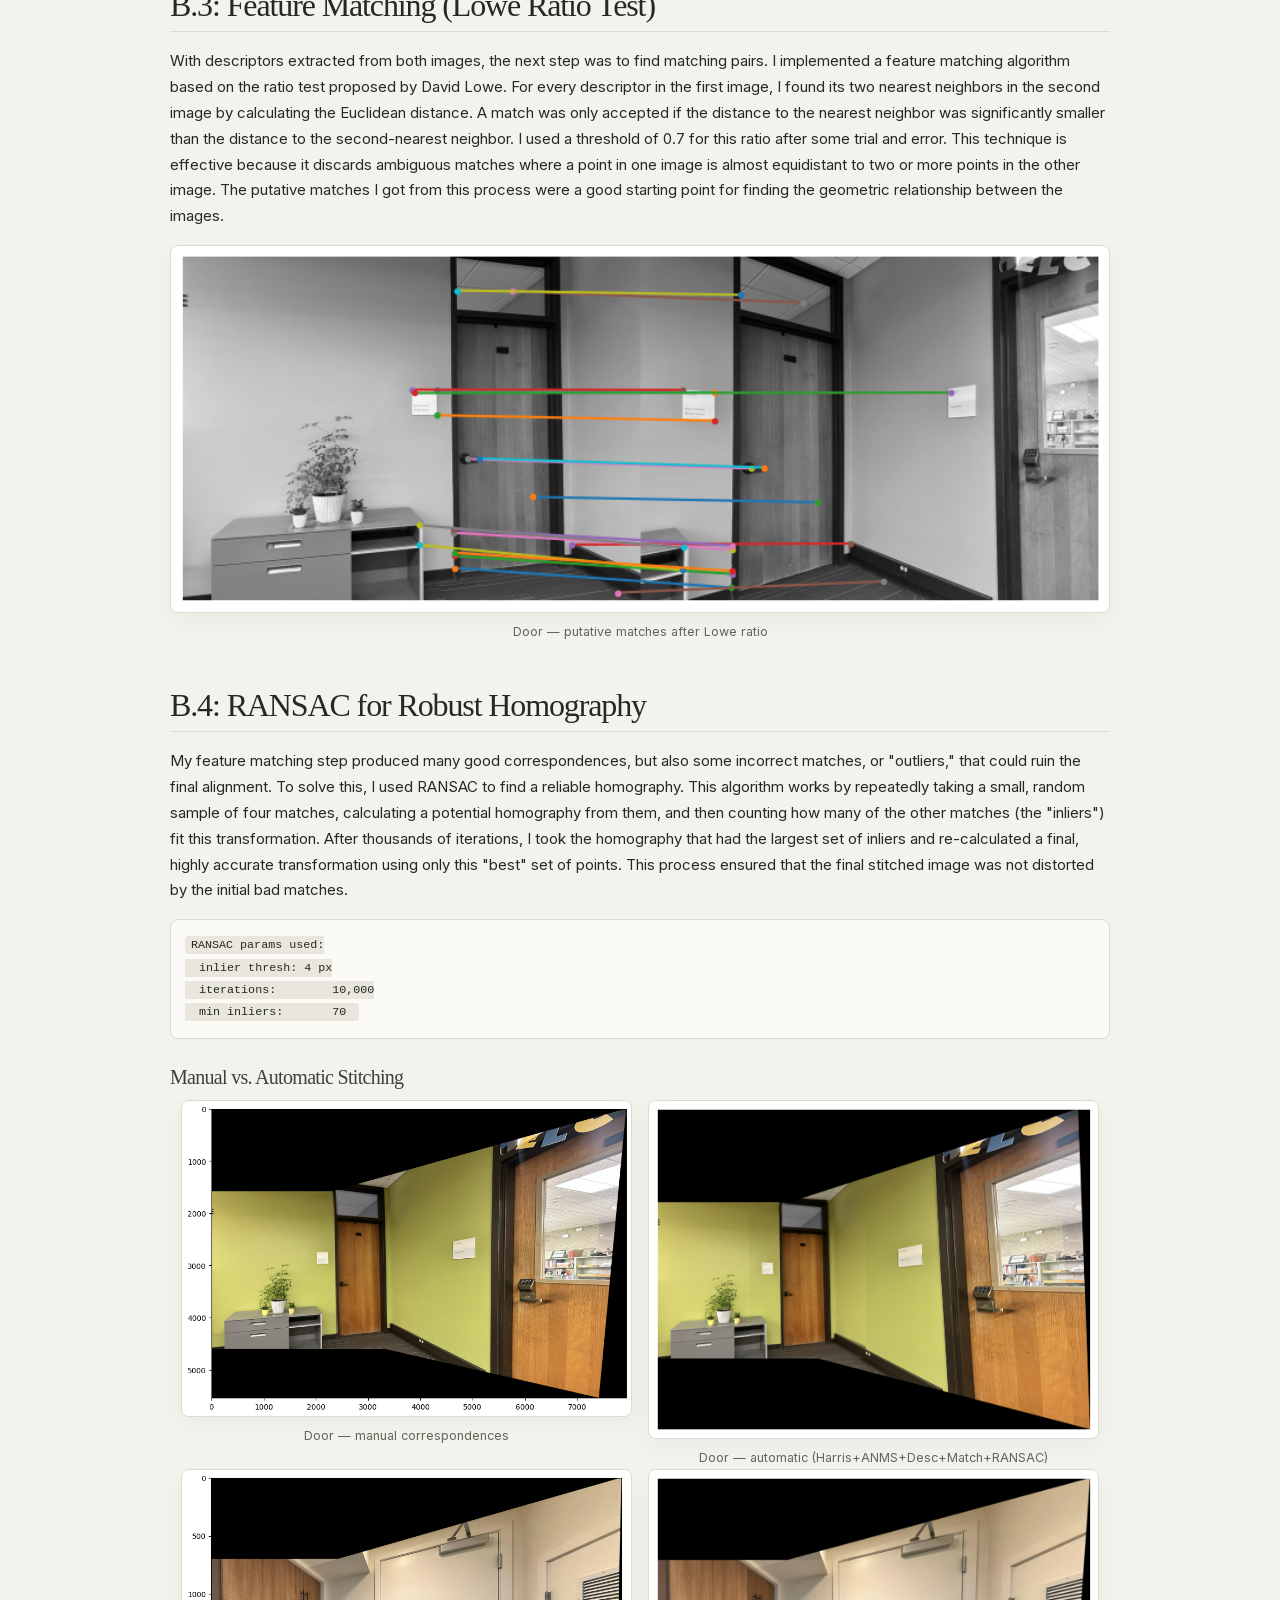
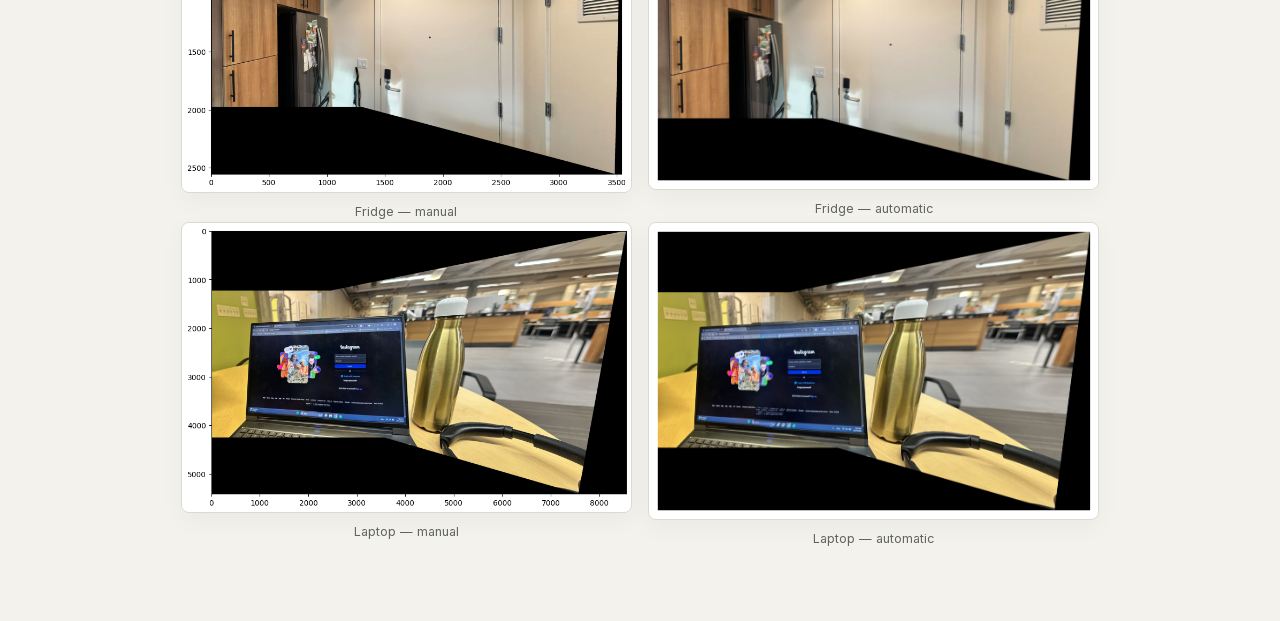
<file: CS 180/project3/index.html>
<!DOCTYPE html>
<html lang="en">
<head>
  <meta charset="UTF-8" />
  <title>CS180 • Project 3 — Image Warping & Mosaicing</title>
  <meta name="viewport" content="width=device-width, initial-scale=1" />
  <link rel="icon" href="../../assets/monogram.svg" type="image/svg+xml">
  <link rel="preload" href="../../slide-projector/fonts/InterVariable.woff2" as="font" type="font/woff2" crossorigin>
  <style>
    :root { --ink:#333; --sub:#555; --rule:#ccc; }
    * { box-sizing: border-box; }
    body {
      font-family: system-ui, -apple-system, Segoe UI, Roboto, Helvetica, Arial, sans-serif;
      padding: 20px;
      line-height: 1.6;
      max-width: 900px;
      margin: 20px auto;
      color: var(--ink);
      background: #fff;
    }
    h1, h2, h3 { margin-bottom: 10px; color: var(--ink); }
    h1 {
      text-align: center;
      margin-bottom: 30px;
      border-bottom: 2px solid var(--ink);
      padding-bottom: 10px;
    }
    h2 {
      border-bottom: 1px solid var(--rule);
      padding-bottom: 5px;
      margin-top: 40px;
    }
    h3 {
      margin-top: 25px;
      color: var(--sub);
      font-weight: 600;
    }
    .meta {
      text-align: center;
      color: var(--sub);
      margin-top: -10px;
      margin-bottom: 24px;
      font-size: 0.95rem;
    }
    p { margin-bottom: 1rem; }
    pre {
      background: #f8f8f8;
      padding: 10px;
      border: 1px solid #ddd;
      overflow-x: auto;
      font-size: 0.9em;
      white-space: pre;
    }
    code { font-family: ui-monospace, SFMono-Regular, Menlo, Monaco, Consolas, "Liberation Mono", monospace; }
    .group-images {
      display: flex;
      flex-wrap: wrap;
      gap: 1rem;
      justify-content: center;
    }
    .group-images.one-up .image-block { 
      flex: 1 1 150%;
      max-width: 150%;
    }
    .group-images.one-up .image-block img {
      width: 150%;
      max-width: 1000px;
    }
    .image-block {
      flex: 1 1 100%;
      max-width: 100%;
      text-align: center;
    }
    .image-block img {
      width: 100%;
      border: 1px solid #ddd;
      display: block;
      margin: 0 auto;
    }
    .caption {
      font-style: italic;
      color: var(--sub);
      margin-top: 6px;
      font-size: 0.95em;
    }
    .callout {
      border-left: 4px solid var(--ink);
      background: #fafafa;
      padding: 10px 12px;
      margin: 12px 0;
      color: var(--sub);
    }
    .cols-2 .image-block { flex: 1 1 48%; max-width: 48%; }
    .cols-3 .image-block { flex: 1 1 31%; max-width: 31%; }
  </style>
  <link rel="stylesheet" href="../../studies.css">
  <script src="../../studies.js" defer></script>
</head>
<body>
  <div class="study-progress" aria-hidden="true"></div>
  <header class="study-topbar">
    <a class="study-home" href="../../#studies"><b>zw<span>°</span></b> <span>← Portfolio</span></a>
    <nav class="study-switcher" aria-label="CS 180 projects"><a href="../project0/index.html">00 · Camera</a><a href="../project1/index.html">01 · Colorize</a><a href="../project2/index.html">02 · Frequencies</a><a href="../project3/index.html" aria-current="page">03 · Mosaics</a><a href="../project4/index.html">04 · NeRF</a><a href="../project5/index.html">05 · Diffusion</a></nav>
  </header>
  <main class="study-shell">

  <h1>Programming Project #3: [Auto]Stitching Photo Mosaics</h1>

  <h2>Overview</h2>
  <p>
    I shot overlapping photos, mainly indoors, computed homographies from point correspondences,
    implemented inverse warping with nearest-neighbor and bilinear interpolation,
    rectified planar regions, and blended registered views into panoramas.
  </p>

  <!-- ================= A.1 ================= -->
  <h2>A.1: Shoot the Pictures</h2>
  <p>
    I rotated the camera about (approximately) a fixed center of projection to keep parallax small
    and captured ~50–60% overlap. Below are three sets I use throughout
    (all images are in <code>images/</code>).
  </p>

  <h3>Set 1 — Door</h3>
  <div class="group-images">
    <div class="image-block">
      <img src="images/door_1.jpg" alt="door set frame 1" decoding="async">
      <div class="caption">door_1.jpg</div>
    </div>
    <div class="image-block">
      <img src="images/door_2.jpg" alt="door set frame 2" decoding="async">
      <div class="caption">door_2.jpg</div>
    </div>
  </div>

  <h3>Set 2 — Fridge</h3>
  <div class="group-images">
    <div class="image-block">
      <img src="images/fridge_1.jpg" alt="fridge set frame 1" loading="lazy" decoding="async">
      <div class="caption">fridge_1.jpg</div>
    </div>
    <div class="image-block">
      <img src="images/fridge_2.jpg" alt="fridge set frame 2" loading="lazy" decoding="async">
      <div class="caption">fridge_2.jpg</div>
    </div>
  </div>

  <h3>Set 3 — Laptop</h3>
  <div class="group-images">
    <div class="image-block">
      <img src="images/laptop_1.jpg" alt="laptop set frame 1" loading="lazy" decoding="async">
      <div class="caption">laptop_1.jpg</div>
    </div>
    <div class="image-block">
      <img src="images/laptop_2.jpg" alt="laptop set frame 2" loading="lazy" decoding="async">
      <div class="caption">laptop_2.jpg</div>
    </div>
  </div>

  <!-- ================= A.2 ================= -->
  <h2>A.2: Recover Homographies</h2>

  <p>
    From each correspondence we get two linear constraints that stack into
    <code>A&nbsp;h&nbsp;=&nbsp;b</code>, where <code>h</code> holds the 8 unknown homography parameters
    (<code>H[2,2]=1</code>).
  </p>
<pre><code>For each (x, y) → (x′, y′):
[-x, -y, -1,  0,  0,  0,  x·x′,  y·x′] · h = -x′
[ 0,  0,  0, -x, -y, -1,  x·y′,  y·y′] · h = -y′
</code></pre>
  <p>
    Stacking all matches yields <code>A ∈ ℝ^{2n×8}</code> and <code>b ∈ ℝ^{2n}</code>. For <code>n &gt; 4</code> the
    system is overdetermined; we estimate <code>h</code> in least squares:
  </p>
<pre><code>h = argmin ||A h − b||₂   = (AᵀA)⁻¹Aᵀb
</code></pre>
  <p>
    Finally, reshape <code>h</code> into <code>H</code> and set the scale so <code>H[2,2]=1</code>:
  </p>
<pre><code>H = [[h11 h12 h13]
     [h21 h22 h23]
     [h31 h32   1]]
</code></pre>

  <h3>Correspondences Visualized</h3>
  <div class="group-images one-up">
    <div class="image-block">
      <img src="images/door_points.png" alt="door points" loading="lazy" decoding="async">
      <div class="caption">door_points.png — clicked matches used to build A and b</div>
    </div>
  </div>
  <div class="group-images one-up">
    <div class="image-block">
      <img src="images/fridge_points.png" alt="fridge points" loading="lazy" decoding="async">
      <div class="caption">fridge_points.png — clicked matches used to build A and b</div>
    </div>
  </div>
  <div class="group-images one-up">
    <div class="image-block">
      <img src="images/laptop_points.png" alt="laptop points" loading="lazy" decoding="async">
      <div class="caption">laptop_points.png — clicked matches used to build A and b</div>
    </div>
  </div>

  <h3>System Sizes &amp; Recovered Homographies</h3>
<pre><code>door:
A shape: (12, 8)
b shape: (12,)
Recovered H:
[[ 2.14345224e+00 -1.25890840e-01 -3.60926874e+03]
 [ 4.59048265e-01  1.63958309e+00 -1.05987587e+03]
 [ 2.88152784e-04 -5.46288636e-05  1.00000000e+00]]

fridge:
A shape: (12, 8)
b shape: (12,)
Recovered H:
[[ 2.49938918e+00  2.10353365e-02 -1.84772222e+03]
 [ 5.83305354e-01  2.04216792e+00 -6.39509053e+02]
 [ 8.72167306e-04  4.90642950e-06  1.00000000e+00]]

laptop:
A shape: (12, 8)
b shape: (12,)
Recovered H:
[[ 2.34799055e+00  1.29850866e-01 -4.77387811e+03]
 [ 3.91098139e-01  1.94882150e+00 -9.58345438e+02]
 [ 3.19640243e-04 -1.56615216e-05  1.00000000e+00]]</code></pre>
  <p class="caption">
    (Each case uses N=6 correspondences ⇒ 2N=12 equations; H normalized so H[2,2]=1.)
  </p>

  <!-- ================= A.3 ================= -->
  <h2>A.3: Warp the Images (Inverse Mapping + Interpolation)</h2>
  <p>
    With the homography <code>H</code>, I warp each image into a target frame via <em>inverse mapping</em>: for each destination pixel <code>q=[x′,y′,1]^T</code> I compute <code>p ∝ H⁻¹q</code> and sample the source using two from-scratch methods—<code>warpImageNearestNeighbor(im, H)</code> (fast, blocky) and <code>warpImageBilinear(im, H)</code> (smoother, subpixel-aware).
  </p>

  <div class="group-images one-up">
    <div class="image-block">
      <img src="images/door_rectification.png" alt="door rectification compare" loading="lazy" decoding="async">
      <div class="caption">door_rectification.png — bilinear vs nearest</div>
    </div>
  </div>
  <div class="group-images one-up">
    <div class="image-block">
      <img src="images/fridge_rectification.png" alt="fridge rectification compare" loading="lazy" decoding="async">
      <div class="caption">fridge_rectification.png — bilinear vs nearest</div>
    </div>
  </div>
  <div class="group-images one-up">
    <div class="image-block">
      <img src="images/laptop_rectification.png" alt="laptop rectification compare" loading="lazy" decoding="async">
      <div class="caption">laptop_rectification.png — bilinear vs nearest</div>
    </div>
  </div>

  <!-- ================= A.4 ================= -->
  <h2>A.4: Blend Images into a Mosaic</h2>
  <p>
    After warping into a common canvas, I blend overlaps by feathering each alpha mask (edge falloff) and computing a normalized weighted average. For tougher seams, I optionally apply a small two-level Laplacian blend.
  </p>

  <div class="group-images">
    <div class="image-block">
      <img src="images/door_mosaic.png" alt="door mosaic" loading="lazy" decoding="async">
      <div class="caption">door_mosaic.png</div>
    </div>
    <div class="image-block">
      <img src="images/fridge_mosaic.png" alt="fridge mosaic" loading="lazy" decoding="async">
      <div class="caption">fridge_mosaic.png</div>
    </div>
  </div>
  <div class="group-images">
    <div class="image-block">
      <img src="images/laptop_mosaic.png" alt="laptop mosaic" loading="lazy" decoding="async">
      <div class="caption">laptop_mosaic.png</div>
    </div>
  </div>

  <h2>Challenges!</h2>
  <p>
    Pixel picking was tedious (reflections/perspective on the laptop set). Off-by-one bugs in inverse warping and seam handling were easy to introduce. Lighting and small parallax also made blending harder.
  </p>


  <!-- ================= B.1 ================= -->
  <h2>B.1: Harris Corner Detection (+ ANMS)</h2>
  <p>
    For the first step of my automatic stitching pipeline, I focused on finding good, strong feature points in my images. I started by using the Harris Corner Detector to identify initial interest points. The Harris detector is great at finding corners by looking at changes in intensity in different directions, but I quickly noticed that it gave me dense clusters of points in highly textured areas.
    To get a better distribution of feature points across the entire image, I implemented Adaptive Non-Maximal Suppression (ANMS). With ANMS, for each corner that the Harris detector found, I calculated a "suppression radius." This is the smallest distance to another corner that has a significantly higher strength (I used a robustness factor of c=0.9). By selecting the points with the largest suppression radii, I was able to get a set of features that were nicely spread out across the image. I found that this step was crucial for getting reliable results later on.
  </p>

  <div class="group-images cols-2">
    <div class="image-block">
      <img src="images/door_corners.png" alt="door corners" loading="lazy" decoding="async">
      <div class="caption">Harris & ANMS corners — Door </div>
    </div>
  </div>


  <!-- ================= B.2 ================= -->
  <h2>B.2: Feature Descriptor Extraction (Axis-Aligned 8×8)</h2>
  <p>
    Once I had my keypoints from ANMS, I needed a way to represent the image patch around each point so that I could find corresponding points in other images. For each keypoint, I extracted a 40x40 pixel window from the image. I chose a larger window to be more robust to small variations and blurring. I then downsampled this 40x40 patch to a more manageable 8x8 descriptor.
    To make my descriptors invariant to lighting changes, I normalized each one by subtracting the mean and dividing by the standard deviation. This process, known as bias/gain normalization, ensures that the descriptors are based on the structure of the patch rather than the brightness. As you can see from the example images, these descriptors capture the distinctive features of each point.
  </p>

  <div class="group-images cols-2">
    <div class="image-block">
      <img src="images/door_descriptor.png" alt="door 8x8 descriptors" loading="lazy" decoding="async">
      <div class="caption">Door — four 8×8 descriptors (from 40×40 patches)</div>
    </div>
  </div>
    <div class="group-images cols-2">
    <div class="image-block">
      <img src="images/door_descriptor_location.png" alt="door 8x8 descriptors locations" loading="lazy" decoding="async">
      <div class="caption">Door — four 8×8 descriptor locations (from 40×40 patches)</div>
    </div>
  </div>


  <!-- ================= B.3 ================= -->
  <h2>B.3: Feature Matching (Lowe Ratio Test)</h2>
  <p>
With descriptors extracted from both images, the next step was to find matching pairs. I implemented a feature matching algorithm based on the ratio test proposed by David Lowe. For every descriptor in the first image, I found its two nearest neighbors in the second image by calculating the Euclidean distance.
A match was only accepted if the distance to the nearest neighbor was significantly smaller than the distance to the second-nearest neighbor. I used a threshold of 0.7 for this ratio after some trial and error. This technique is effective because it discards ambiguous matches where a point in one image is almost equidistant to two or more points in the other image. The putative matches I got from this process were a good starting point for finding the geometric relationship between the images.
  </p>

  <div class="group-images one-up">
    <div class="image-block">
      <img src="images/door_correspondance.png" alt="door matches" loading="lazy" decoding="async">
      <div class="caption">Door — putative matches after Lowe ratio</div>
    </div>
  </div>

  <!-- ================= B.4 ================= -->
  <h2>B.4: RANSAC for Robust Homography</h2>
  <p>
   My feature matching step produced many good correspondences, but also some incorrect matches, or "outliers," that could ruin the final alignment. To solve this, I used RANSAC to find a reliable homography. This algorithm works by repeatedly taking a small, random sample of four matches, calculating a potential homography from them, and then counting how many of the other matches (the "inliers") fit this transformation. After thousands of iterations, I took the homography that had the largest set of inliers and re-calculated a final, highly accurate transformation using only this "best" set of points. This process ensured that the final stitched image was not distorted by the initial bad matches.
  </p>

<pre><code>RANSAC params used:
  inlier thresh: 4 px
  iterations:        10,000
  min inliers:       70 
</code></pre>


  <h3>Manual vs. Automatic Stitching</h3>
  <div class="group-images cols-2">
    <div class="image-block">
      <img src="images/door_mosaic.png" alt="door manual mosaic" loading="lazy" decoding="async">
      <div class="caption">Door — manual correspondences</div>
    </div>
    <div class="image-block">
      <img src="images/door_auto.png" alt="door auto mosaic" loading="lazy" decoding="async">
      <div class="caption">Door — automatic (Harris+ANMS+Desc+Match+RANSAC)</div>
    </div>
  </div>
  <div class="group-images cols-2">
    <div class="image-block">
      <img src="images/fridge_mosaic.png" alt="fridge manual mosaic" loading="lazy" decoding="async">
      <div class="caption">Fridge — manual</div>
    </div>
    <div class="image-block">
      <img src="images/fridge_auto.png" alt="fridge auto mosaic" loading="lazy" decoding="async">
      <div class="caption">Fridge — automatic</div>
    </div>
  </div>
  <div class="group-images cols-2">
    <div class="image-block">
      <img src="images/laptop_mosaic.png" alt="laptop manual mosaic" loading="lazy" decoding="async">
      <div class="caption">Laptop — manual</div>
    </div>
    <div class="image-block">
      <img src="images/laptop_auto.png" alt="laptop auto mosaic" loading="lazy" decoding="async">
      <div class="caption">Laptop — automatic</div>
    </div>
  </div>

  </main>
</body>
</html>
</file>
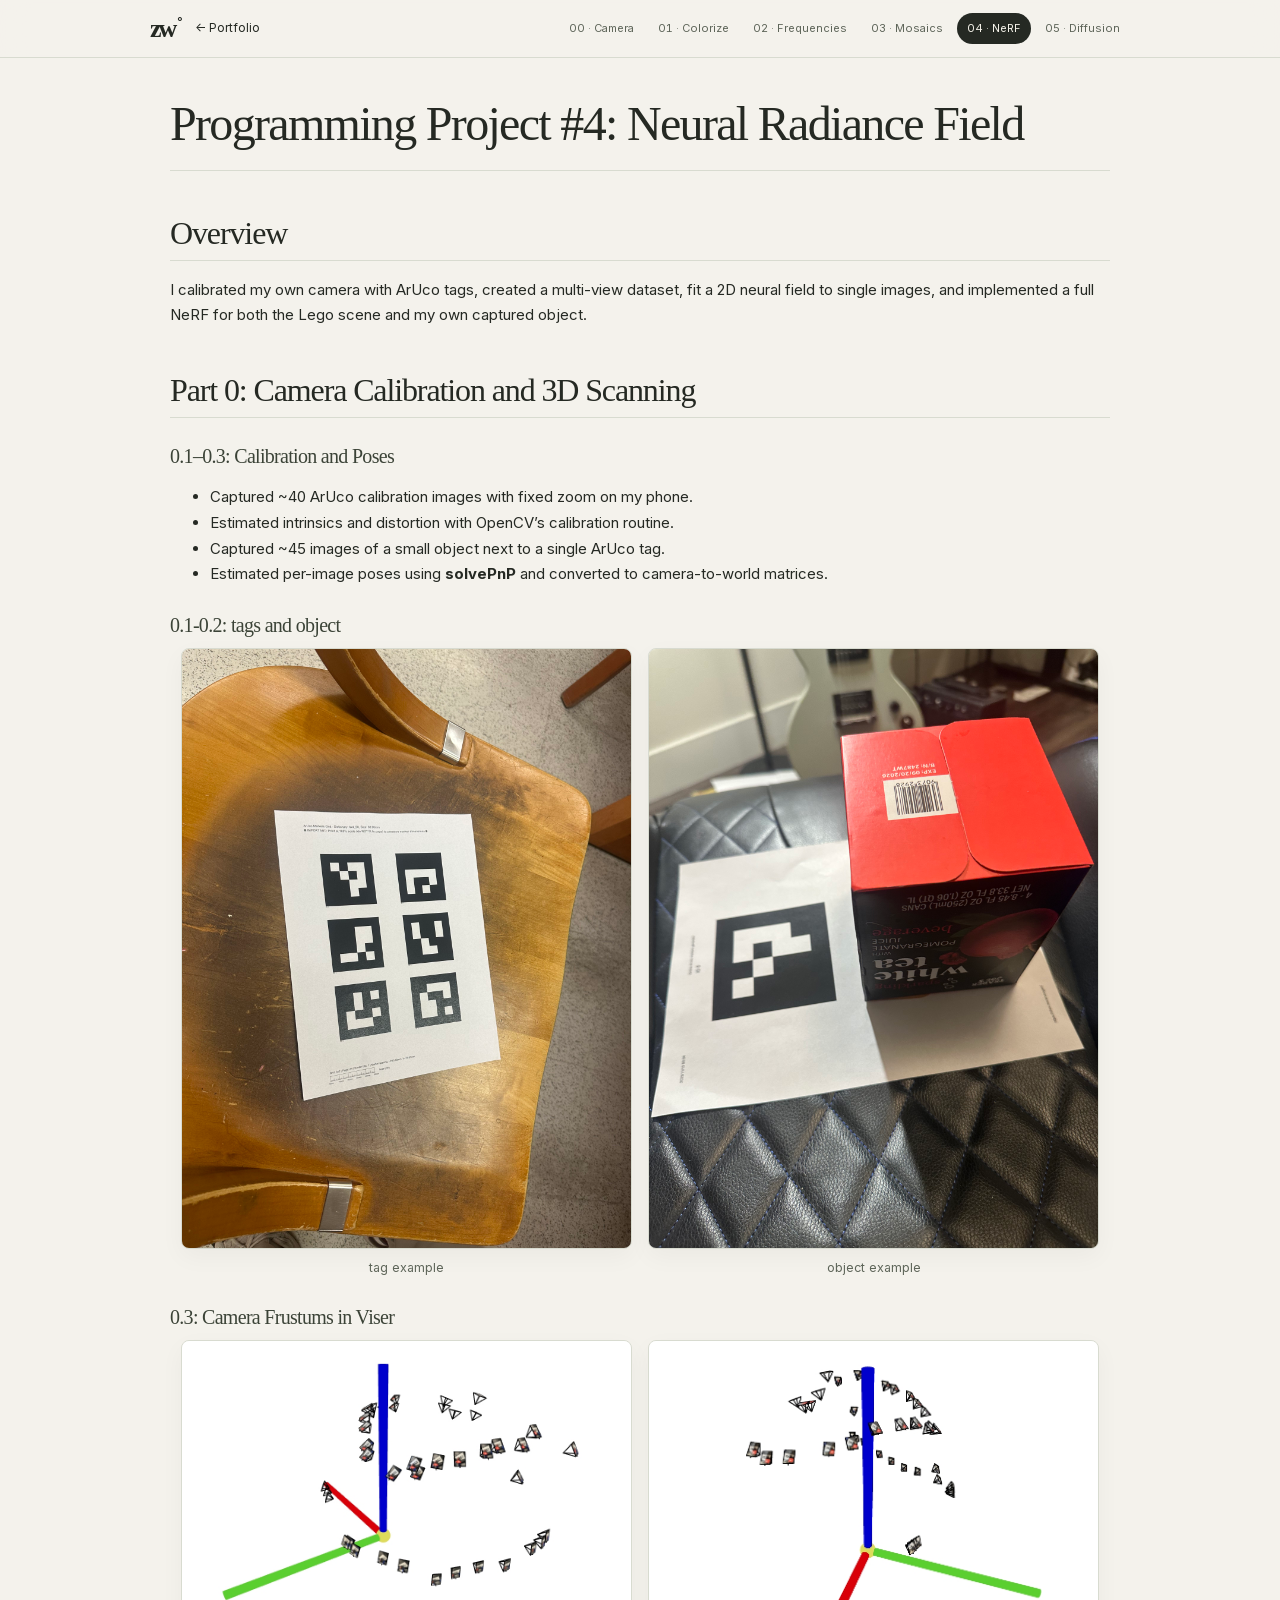
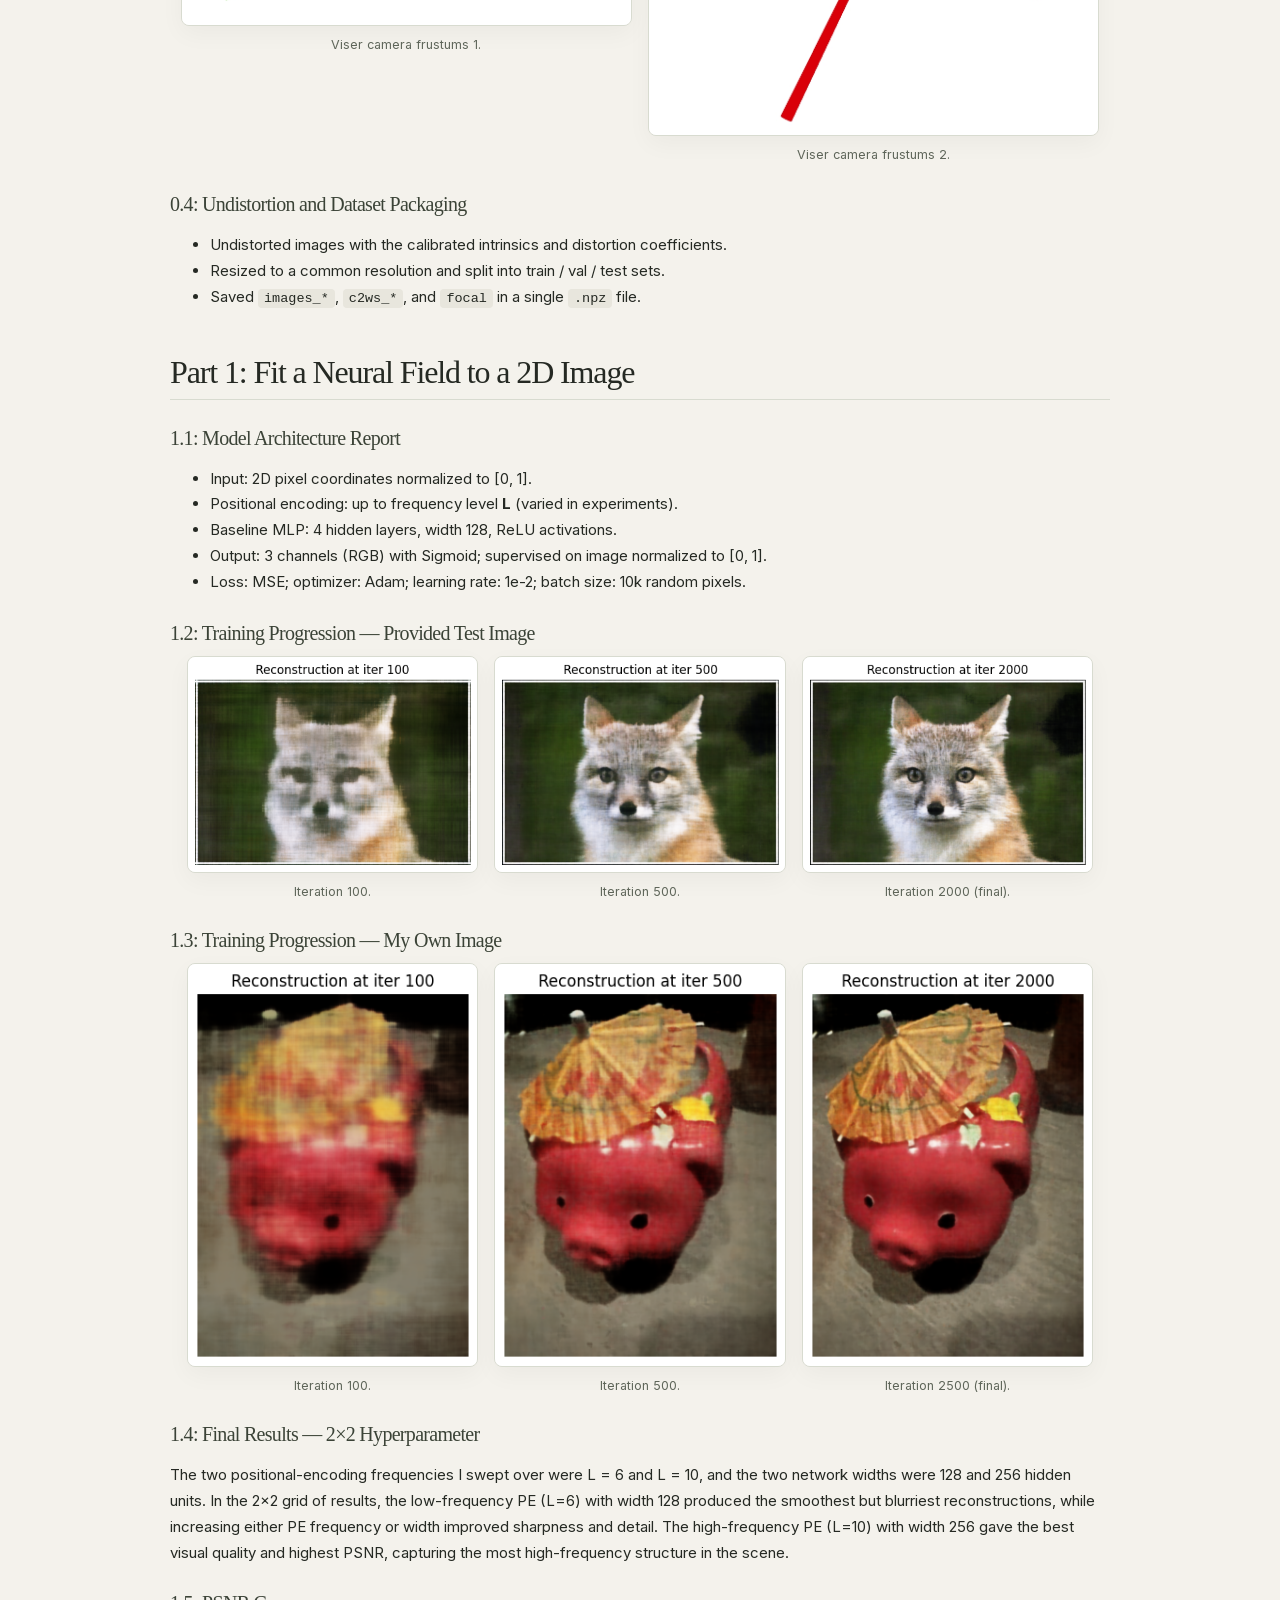
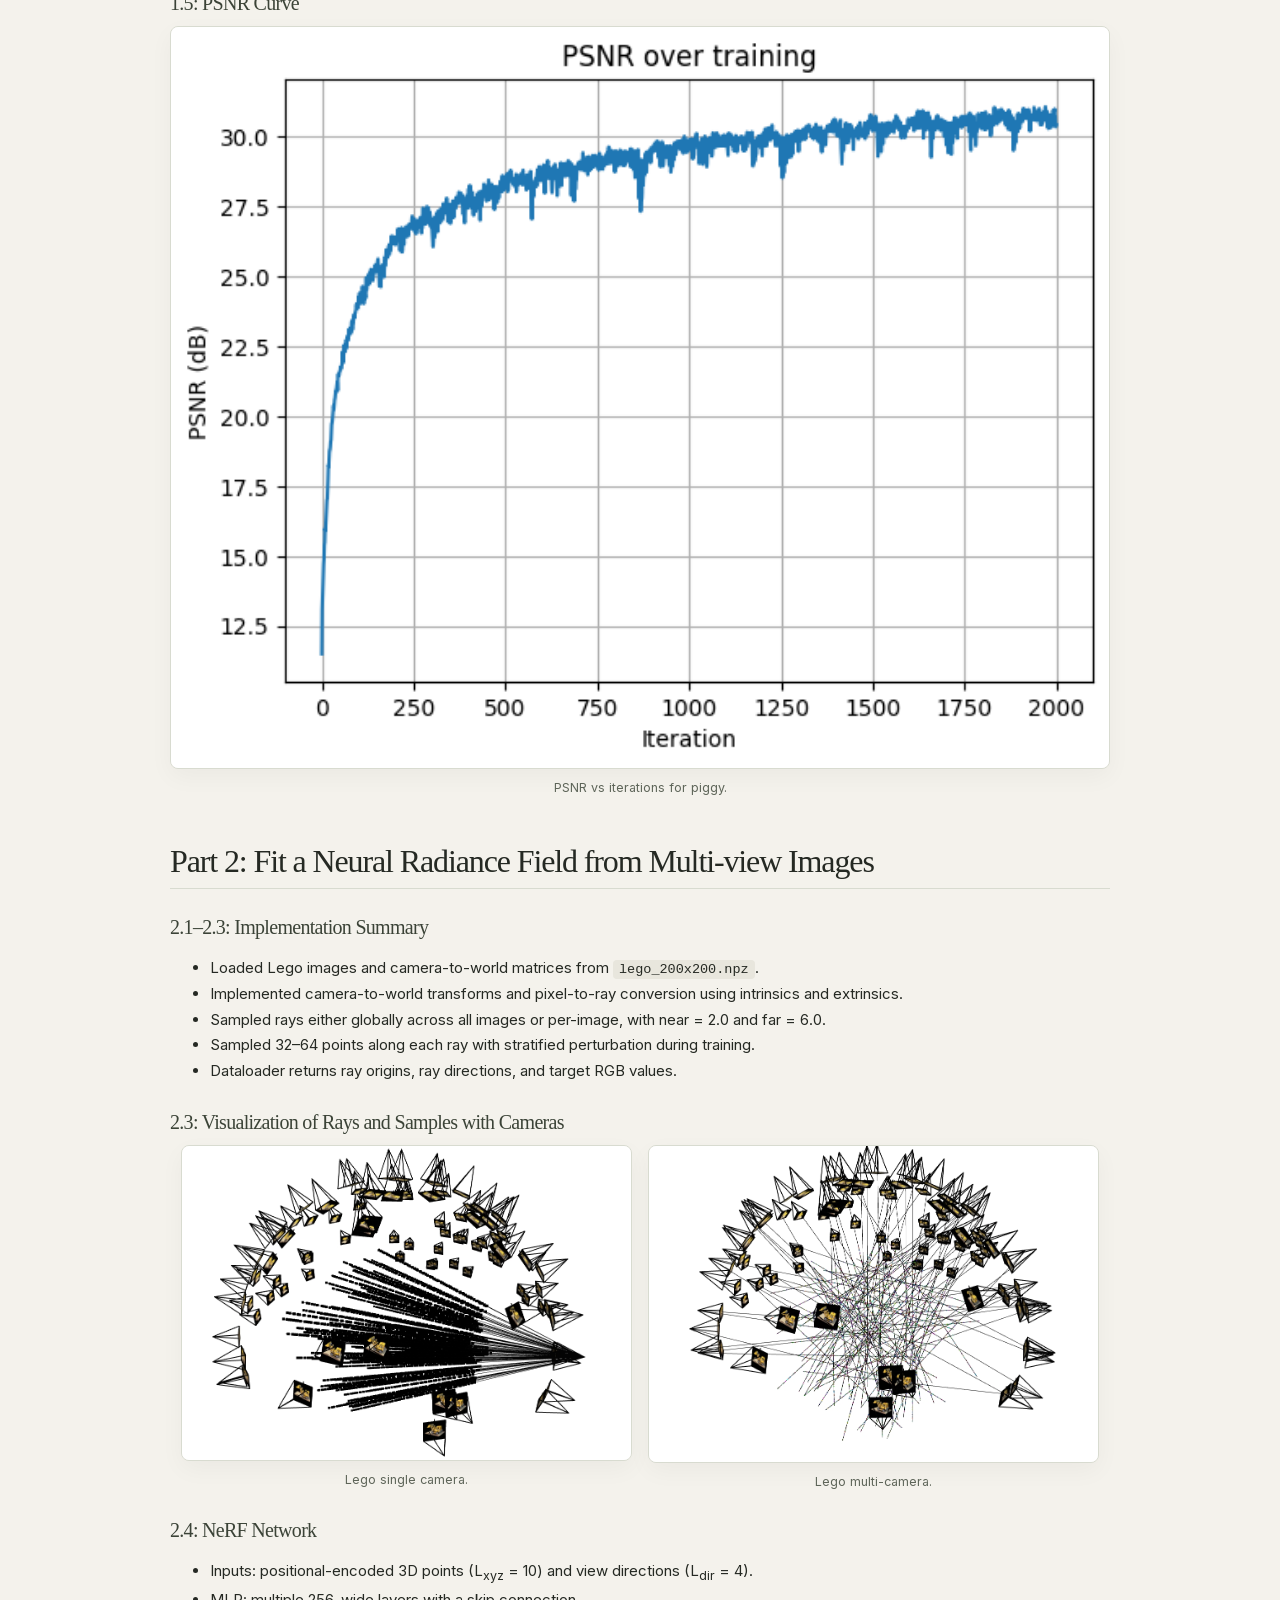
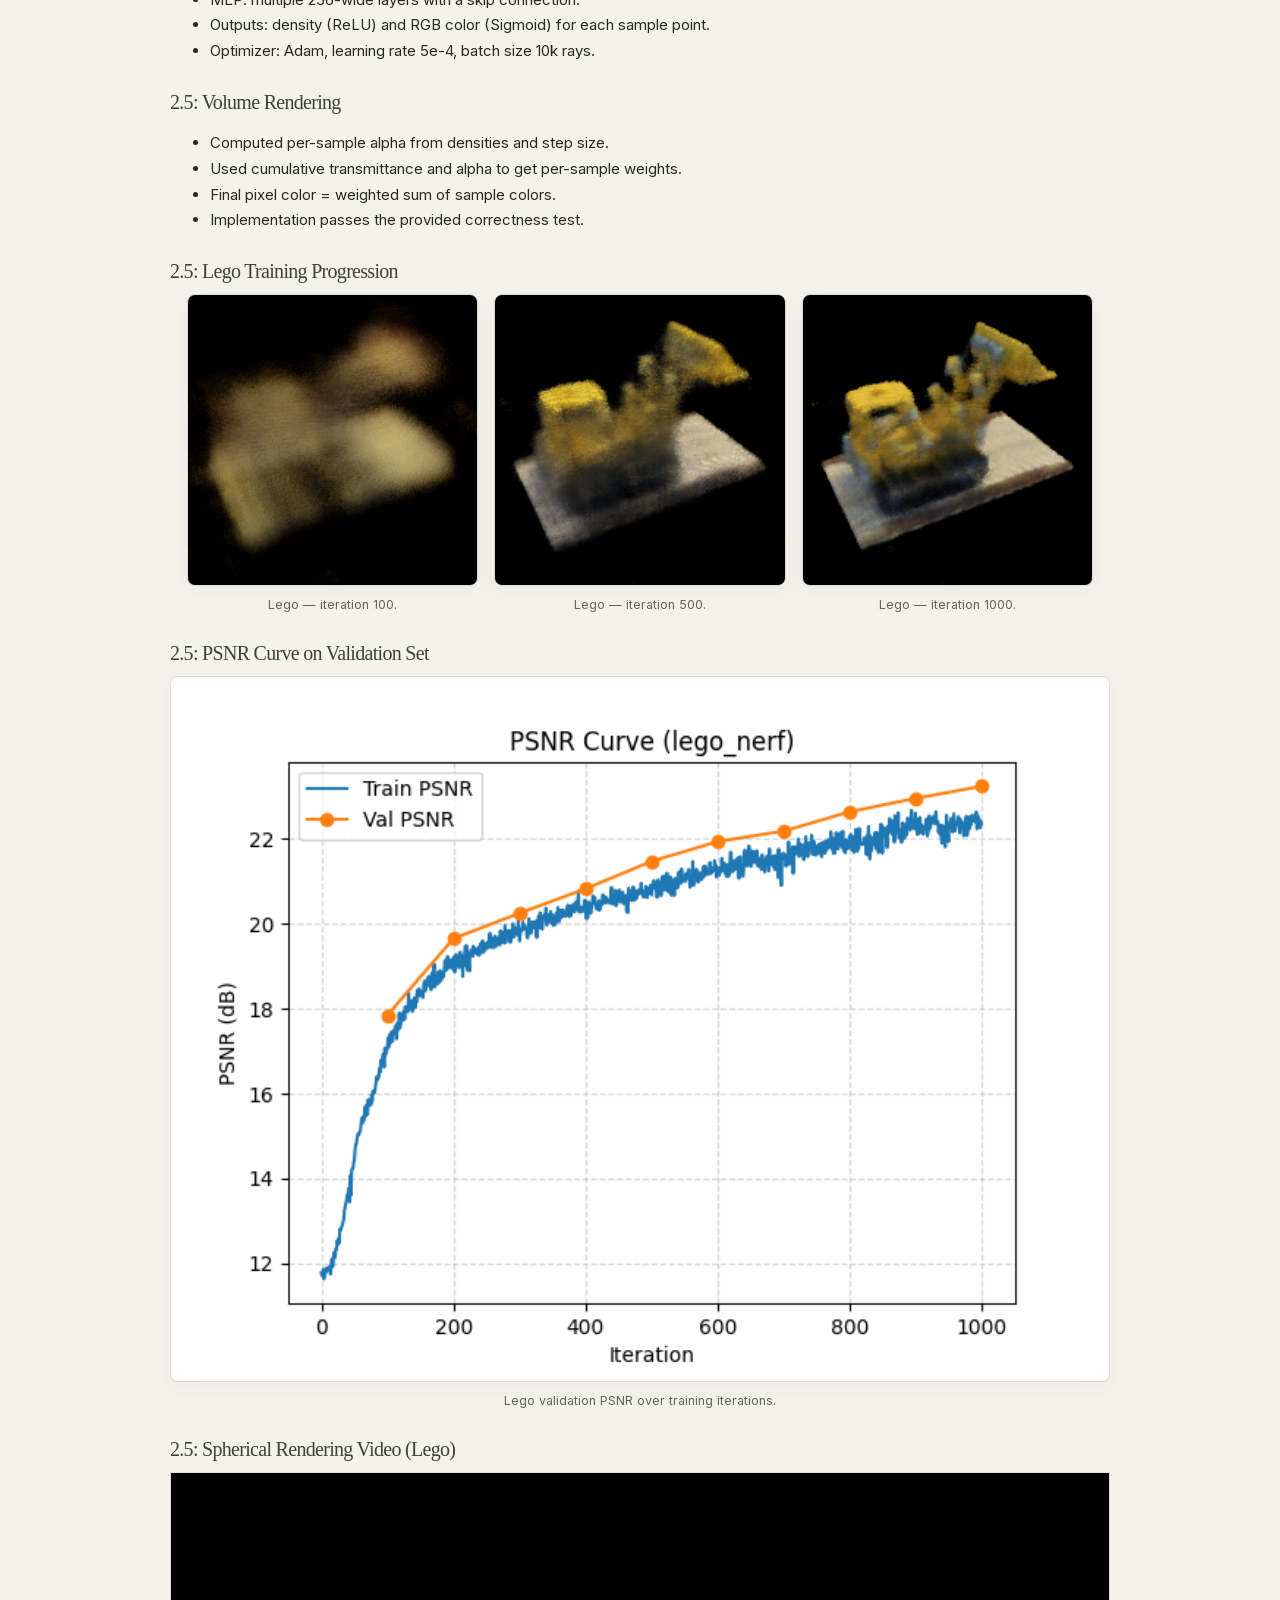
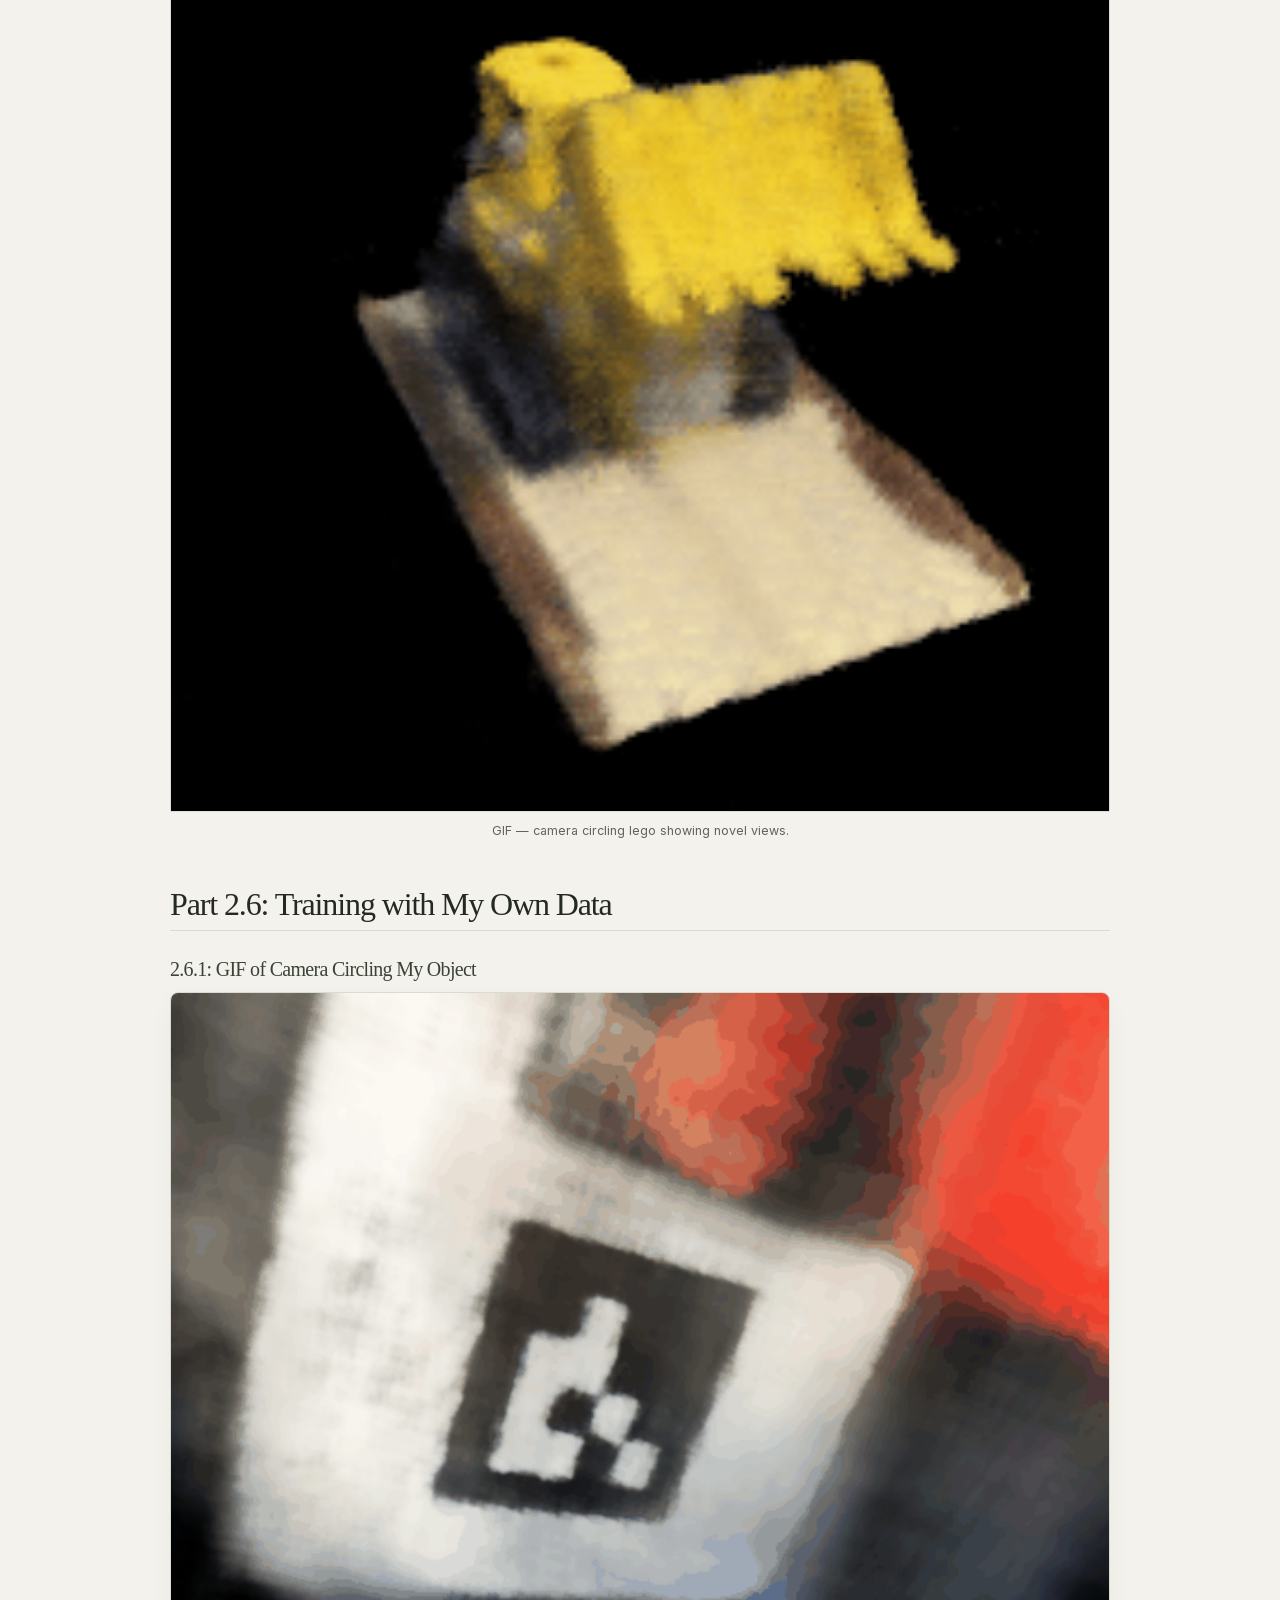
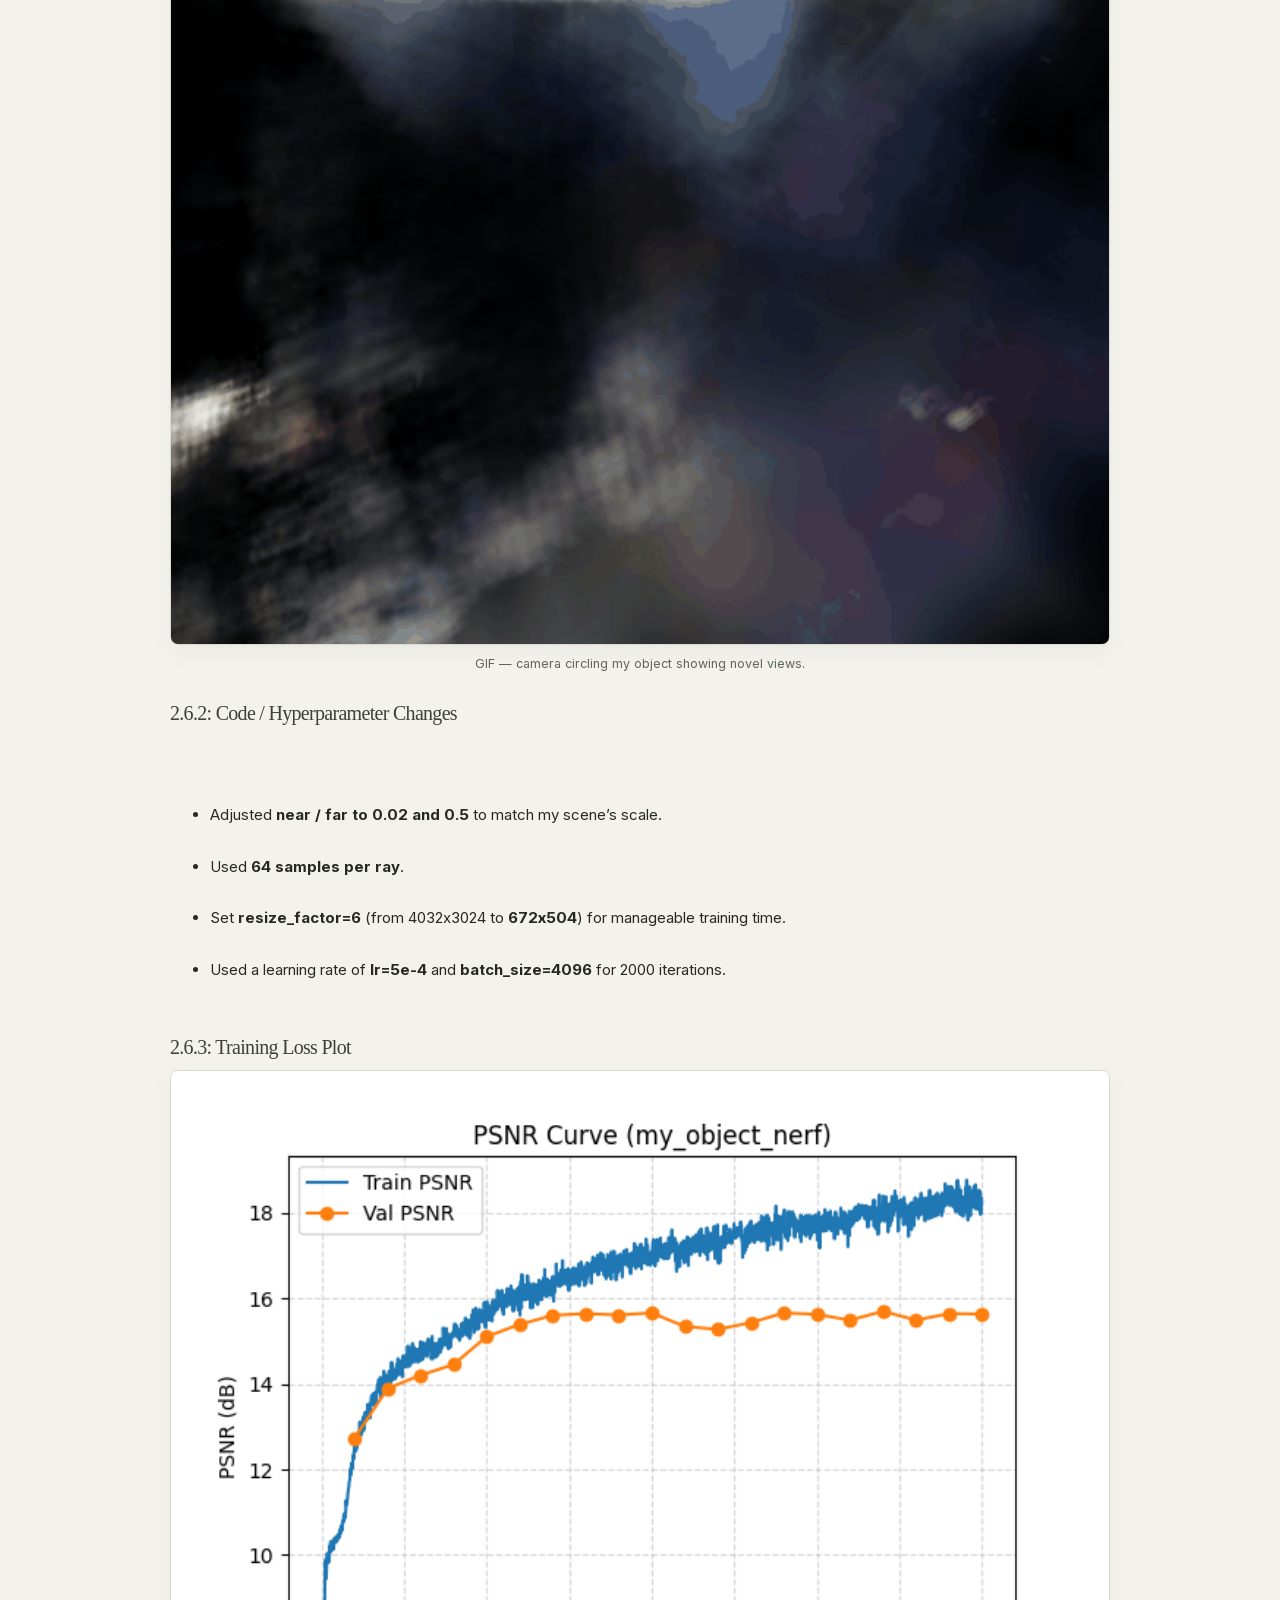
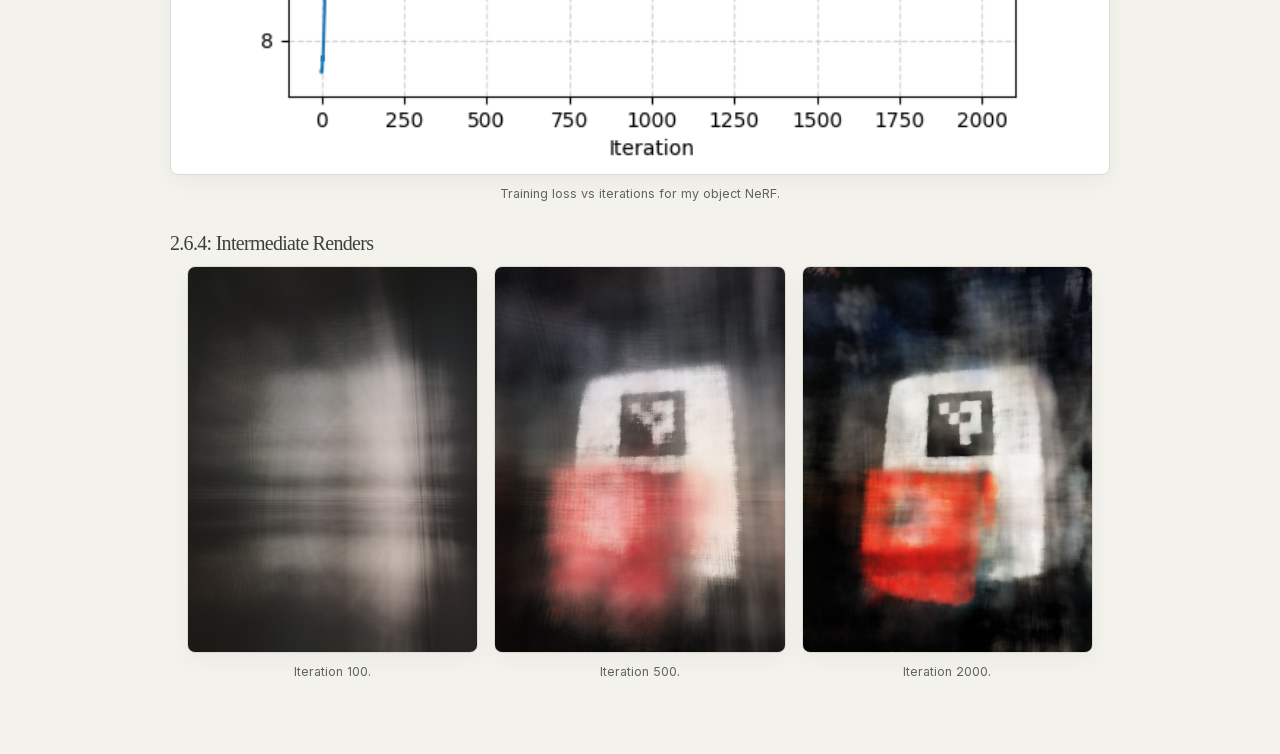
<file: CS 180/project4/index.html>
<!DOCTYPE html>
<html lang="en">
<head>
  <meta charset="UTF-8" />
  <title>CS180 • Project 4 — Neural Radiance Fields</title>
  <meta name="viewport" content="width=device-width, initial-scale=1" />
  <link rel="icon" href="../../assets/monogram.svg" type="image/svg+xml">
  <link rel="preload" href="../../slide-projector/fonts/InterVariable.woff2" as="font" type="font/woff2" crossorigin>
  <style>
    :root { --ink:#333; --sub:#555; --rule:#ccc; }
    * { box-sizing: border-box; }
    body {
      font-family: system-ui, -apple-system, Segoe UI, Roboto, Helvetica, Arial, sans-serif;
      padding: 20px;
      line-height: 1.6;
      max-width: 900px;
      margin: 20px auto;
      color: var(--ink);
      background: #fff;
    }
    h1, h2, h3 { margin-bottom: 10px; color: var(--ink); }
    h1 {
      text-align: center;
      margin-bottom: 30px;
      border-bottom: 2px solid var(--ink);
      padding-bottom: 10px;
    }
    h2 {
      border-bottom: 1px solid var(--rule);
      padding-bottom: 5px;
      margin-top: 40px;
    }
    h3 {
      margin-top: 25px;
      color: var(--sub);
      font-weight: 600;
    }
    .meta {
      text-align: center;
      color: var(--sub);
      margin-top: -10px;
      margin-bottom: 24px;
      font-size: 0.95rem;
    }
    p { margin-bottom: 1rem; }
    .group-images {
      display: flex;
      flex-wrap: wrap;
      gap: 1rem;
      justify-content: center;
    }
    .group-images.one-up .image-block { 
      flex: 1 1 150%;
      max-width: 150%;
    }
    .group-images.one-up .image-block img {
      width: 150%;
      max-width: 1000px;
    }
    .image-block {
      flex: 1 1 100%;
      max-width: 100%;
      text-align: center;
    }
    .image-block img {
      width: 100%;
      border: 1px solid #ddd;
      display: block;
      margin: 0 auto;
    }
    .caption {
      font-style: italic;
      color: var(--sub);
      margin-top: 6px;
      font-size: 0.95em;
    }
    .cols-2 .image-block { flex: 1 1 48%; max-width: 48%; }
    .cols-3 .image-block { flex: 1 1 31%; max-width: 31%; }
  </style>
  <link rel="stylesheet" href="../../studies.css">
  <script src="../../studies.js" defer></script>
</head>
<body>
  <div class="study-progress" aria-hidden="true"></div>
  <header class="study-topbar">
    <a class="study-home" href="../../#studies"><b>zw<span>°</span></b> <span>← Portfolio</span></a>
    <nav class="study-switcher" aria-label="CS 180 projects"><a href="../project0/index.html">00 · Camera</a><a href="../project1/index.html">01 · Colorize</a><a href="../project2/index.html">02 · Frequencies</a><a href="../project3/index.html">03 · Mosaics</a><a href="../project4/index.html" aria-current="page">04 · NeRF</a><a href="../project5/index.html">05 · Diffusion</a></nav>
  </header>
  <main class="study-shell">

  <h1>Programming Project #4: Neural Radiance Field</h1>

  <h2>Overview</h2>
  <p>
    I calibrated my own camera with ArUco tags, created a multi-view dataset,
    fit a 2D neural field to single images, and implemented a full NeRF for both
    the Lego scene and my own captured object.
  </p>

  <!-- ================= Part 0 ================= -->
  <h2>Part 0: Camera Calibration and 3D Scanning</h2>

  <h3>0.1–0.3: Calibration and Poses </h3>
  <ul>
    <li>Captured ~40 ArUco calibration images with fixed zoom on my phone.</li>
    <li>Estimated intrinsics and distortion with OpenCV’s calibration routine.</li>
    <li>Captured ~45 images of a small object next to a single ArUco tag.</li>
    <li>Estimated per-image poses using <strong>solvePnP</strong> and converted to camera-to-world matrices.</li>
  </ul>


  <h3>0.1-0.2: tags and object</h3>
  <div class="group-images cols-2">
    <div class="image-block">
      <img src="images/tag.jpg" alt="aruco tag example" decoding="async">
      <div class="caption">tag example</div>
    </div>
    <div class="image-block">
      <img src="images/object.jpg" alt="object example" decoding="async">
      <div class="caption">object example</div>
    </div>
  </div>

  <h3>0.3: Camera Frustums in Viser </h3>
  <div class="group-images cols-2">
    <div class="image-block">
      <img src="images/fiston1.png" alt="camera frustums front view" loading="lazy" decoding="async">
      <div class="caption">Viser camera frustums 1.</div>
    </div>
    <div class="image-block">
      <img src="images/fiston2.png" alt="camera frustums top view" loading="lazy" decoding="async">
      <div class="caption">Viser camera frustums 2.</div>
    </div>
  </div>

  <h3>0.4: Undistortion and Dataset Packaging </h3>
  <ul>
    <li>Undistorted images with the calibrated intrinsics and distortion coefficients.</li>
    <li>Resized to a common resolution and split into train / val / test sets.</li>
    <li>Saved <code>images_*</code>, <code>c2ws_*</code>, and <code>focal</code> in a single <code>.npz</code> file.</li>
  </ul>

  <!-- ================= Part 1 ================= -->
  <h2>Part 1: Fit a Neural Field to a 2D Image</h2>

  <h3>1.1: Model Architecture Report</h3>
  <ul>
    <li>Input: 2D pixel coordinates normalized to [0, 1].</li>
    <li>Positional encoding: up to frequency level <strong>L</strong> (varied in experiments).</li>
    <li>Baseline MLP: 4 hidden layers, width 128, ReLU activations.</li>
    <li>Output: 3 channels (RGB) with Sigmoid; supervised on image normalized to [0, 1].</li>
    <li>Loss: MSE; optimizer: Adam; learning rate: 1e-2; batch size: 10k random pixels.</li>
  </ul>

  <h3>1.2: Training Progression — Provided Test Image</h3>
  <div class="group-images cols-3">
    <div class="image-block">
      <img src="images/fox_100.png" alt="test image iteration 100" loading="lazy" decoding="async">
      <div class="caption">Iteration 100.</div>
    </div>
    <div class="image-block">
      <img src="images/fox_500.png" alt="test image iteration 500" loading="lazy" decoding="async">
      <div class="caption">Iteration 500.</div>
    </div>
    <div class="image-block">
      <img src="images/fox_2000.png" alt="test image iteration 2000" loading="lazy" decoding="async">
      <div class="caption">Iteration 2000 (final).</div>
    </div>
  </div>

  <h3>1.3: Training Progression — My Own Image</h3>
  <div class="group-images cols-3">
    <div class="image-block">
      <img src="images/piggy_100.png" alt="own image iteration 100" loading="lazy" decoding="async">
      <div class="caption">Iteration 100.</div>
    </div>
    <div class="image-block">
      <img src="images/piggy_500.png" alt="own image iteration 500" loading="lazy" decoding="async">
      <div class="caption">Iteration 500.</div>
    </div>
    <div class="image-block">
      <img src="images/piggy_2000.png" alt="own image iteration 2000" loading="lazy" decoding="async">
      <div class="caption">Iteration 2500 (final).</div>
    </div>
  </div>

  <h3>1.4: Final Results — 2×2 Hyperparameter</h3>
  <p>The two positional-encoding frequencies I swept over were L = 6 and L = 10, and the two network widths were 128 and 256 hidden units. In the 2×2 grid of results, the low-frequency PE (L=6) with width 128 produced the smoothest but blurriest reconstructions, while increasing either PE frequency or width improved sharpness and detail. The high-frequency PE (L=10) with width 256 gave the best visual quality and highest PSNR, capturing the most high-frequency structure in the scene.</p>


  <h3>1.5: PSNR Curve</h3>
  <div class="group-images">
    <div class="image-block">
      <img src="images/piggy_psnr.png" alt="PSNR curve" loading="lazy" decoding="async">
      <div class="caption">PSNR vs iterations for piggy.</div>
    </div>
  </div>

  <!-- ================= Part 2 (Lego) ================= -->
  <h2>Part 2: Fit a Neural Radiance Field from Multi-view Images</h2>

  <h3>2.1–2.3: Implementation Summary</h3>
  <ul>
    <li>Loaded Lego images and camera-to-world matrices from <code>lego_200x200.npz</code>.</li>
    <li>Implemented camera-to-world transforms and pixel-to-ray conversion using intrinsics and extrinsics.</li>
    <li>Sampled rays either globally across all images or per-image, with near = 2.0 and far = 6.0.</li>
    <li>Sampled 32–64 points along each ray with stratified perturbation during training.</li>
    <li>Dataloader returns ray origins, ray directions, and target RGB values.</li>
  </ul>

  <h3>2.3: Visualization of Rays and Samples with Cameras</h3>
  <div class="group-images cols-2">
    <div class="image-block">
      <img src="images/lego_single.png" alt="lego iteration 100" loading="lazy" decoding="async">
      <div class="caption">Lego single camera.</div>
    </div>
    <div class="image-block">
      <img src="images/lego_multi.png" alt="lego iteration 500" loading="lazy" decoding="async">
      <div class="caption">Lego multi-camera.</div>
    </div>
  </div>

  <h3>2.4: NeRF Network </h3>
  <ul>
    <li>Inputs: positional-encoded 3D points (L<sub>xyz</sub> = 10) and view directions (L<sub>dir</sub> = 4).</li>
    <li>MLP: multiple 256-wide layers with a skip connection.</li>
    <li>Outputs: density (ReLU) and RGB color (Sigmoid) for each sample point.</li>
    <li>Optimizer: Adam, learning rate 5e-4, batch size 10k rays.</li>
  </ul>

  <h3>2.5: Volume Rendering </h3>
  <ul>
    <li>Computed per-sample alpha from densities and step size.</li>
    <li>Used cumulative transmittance and alpha to get per-sample weights.</li>
    <li>Final pixel color = weighted sum of sample colors.</li>
    <li>Implementation passes the provided correctness test.</li>
  </ul>

  <h3>2.5: Lego Training Progression</h3>
  <div class="group-images cols-3">
    <div class="image-block">
      <img src="images/lego_100.png" alt="lego iteration 100" loading="lazy" decoding="async">
      <div class="caption">Lego — iteration 100.</div>
    </div>
    <div class="image-block">
      <img src="images/lego_500.png" alt="lego iteration 500" loading="lazy" decoding="async">
      <div class="caption">Lego — iteration 500.</div>
    </div>
    <div class="image-block">
      <img src="images/lego_1000.png" alt="lego iteration 1000" loading="lazy" decoding="async">
      <div class="caption">Lego — iteration 1000.</div>
    </div>
  </div>

  <h3>2.5: PSNR Curve on Validation Set</h3>
  <div class="group-images one-up">
    <div class="image-block">
      <img src="images/lego_psnr.png" alt="lego psnr curve" loading="lazy" decoding="async">
      <div class="caption">Lego validation PSNR over training iterations.</div>
    </div>
  </div>

  <h3>2.5: Spherical Rendering Video (Lego)</h3>
    <div class="image-block">
      <img src="images/lego.gif" alt="lego nerf gif" loading="lazy" decoding="async">
      <div class="caption">GIF — camera circling lego showing novel views.</div>
    </div>
  </div>

  <!-- ================= Part 2.6 (Own Data) ================= -->
  <h2>Part 2.6: Training with My Own Data</h2>

  <h3>2.6.1: GIF of Camera Circling My Object</h3>
  <div class="group-images one-up">
    <div class="image-block">
      <img src="images/trader.gif" alt="trader nerf gif" loading="lazy" decoding="async">
      <div class="caption">GIF — camera circling my object showing novel views.</div>
    </div>
  </div>

  <h3>2.6.2: Code / Hyperparameter Changes </h3>
  <ul>
    <li>Adjusted <strong>near / far to 0.02 and 0.5</strong> to match my scene’s scale.</li>
    <li>Used <strong>64 samples per ray</strong>.</li>
    <li>Set <strong>resize_factor=6</strong> (from 4032x3024 to <strong>672x504</strong>) for manageable training time.</li>
    <li>Used a learning rate of <strong>lr=5e-4</strong> and <strong>batch_size=4096</strong> for 2000 iterations.</li>
  </ul>

  <h3>2.6.3: Training Loss Plot</h3>
  <div class="group-images one-up">
    <div class="image-block">
      <img src="images/trader_psnr.png" alt="trader loss curve" loading="lazy" decoding="async">
      <div class="caption">Training loss vs iterations for my object NeRF.</div>
    </div>
  </div>

  <h3>2.6.4: Intermediate Renders</h3>
  <div class="group-images cols-3">
    <div class="image-block">
      <img src="images/trader_100.png" alt="trader iteration 100" loading="lazy" decoding="async">
      <div class="caption">Iteration 100.</div>
    </div>
    <div class="image-block">
      <img src="images/trader_500.png" alt="trader iteration 500" loading="lazy" decoding="async">
      <div class="caption">Iteration 500.</div>
    </div>
    <div class="image-block">
      <img src="images/trader_2000.png" alt="trader iteration 2000" loading="lazy" decoding="async">
      <div class="caption">Iteration 2000.</div>
    </div>
  </div>


  </main>
</body>
</html>
</file>
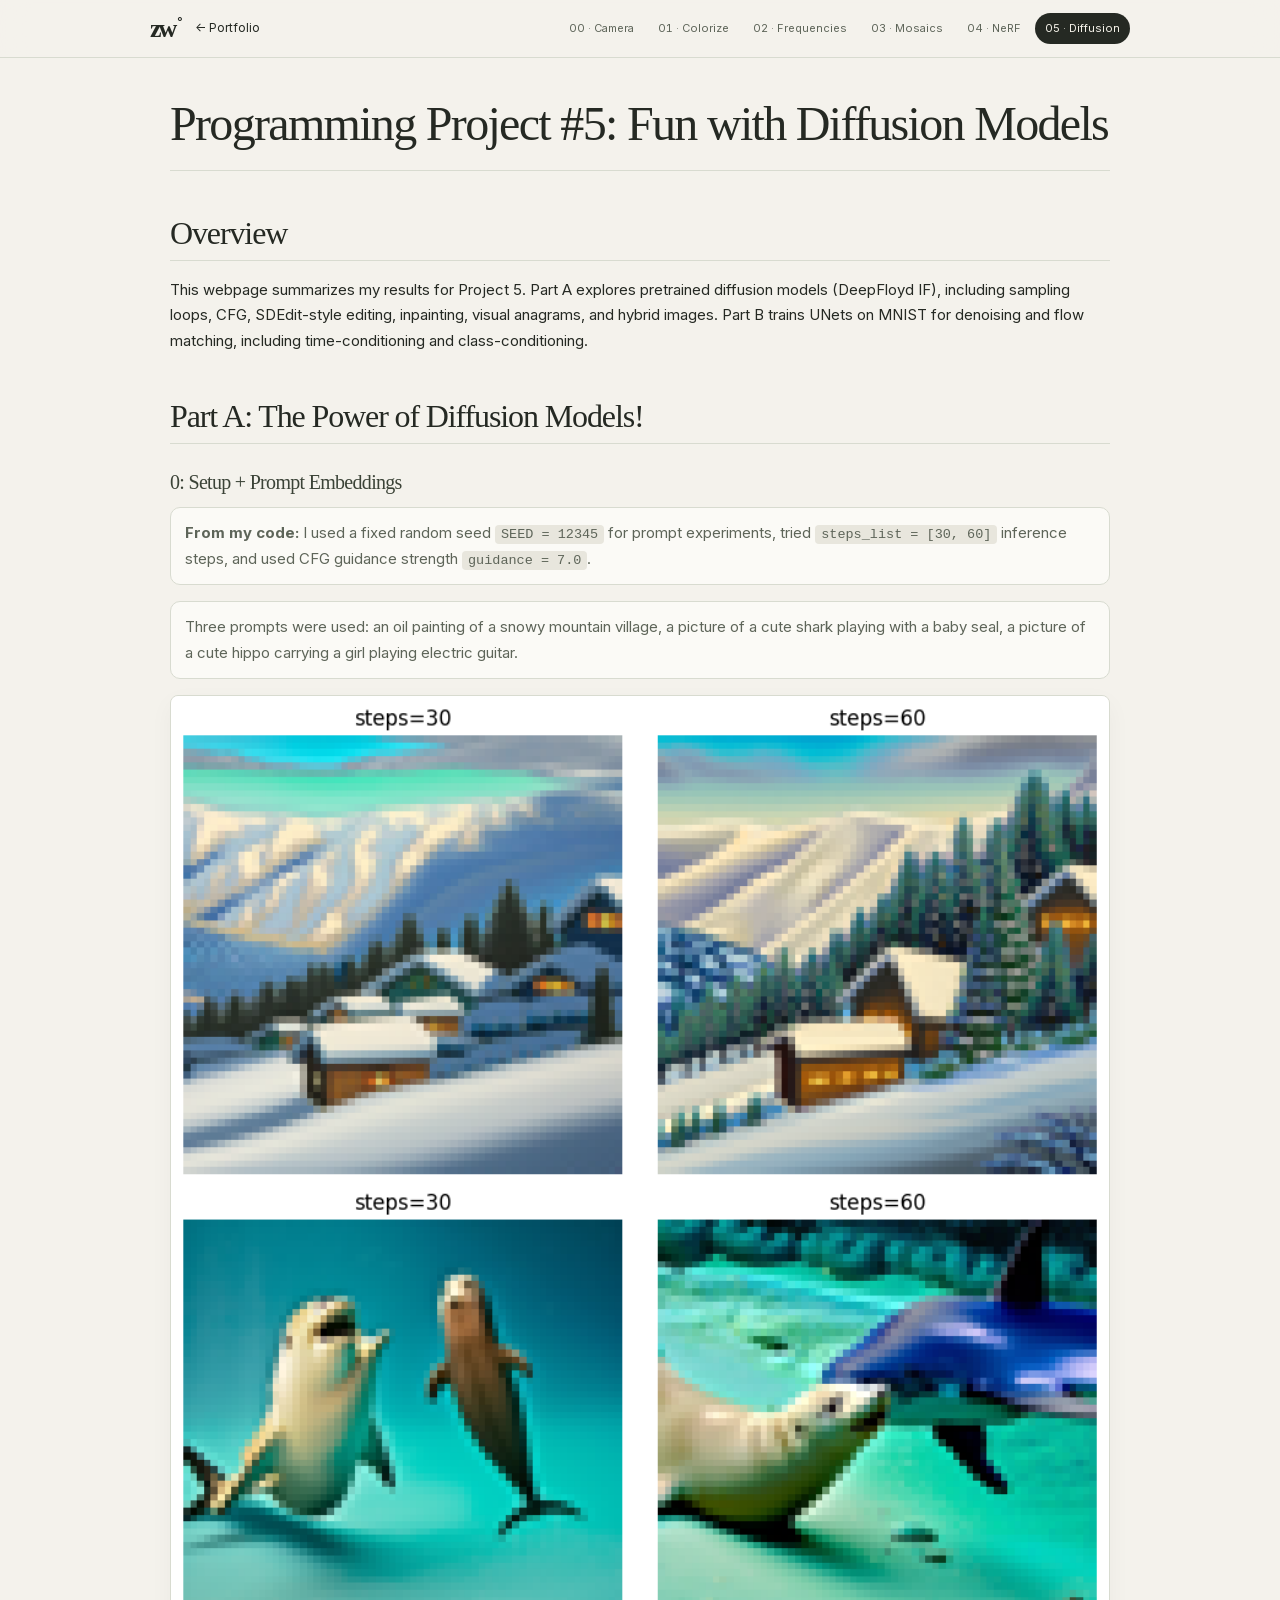
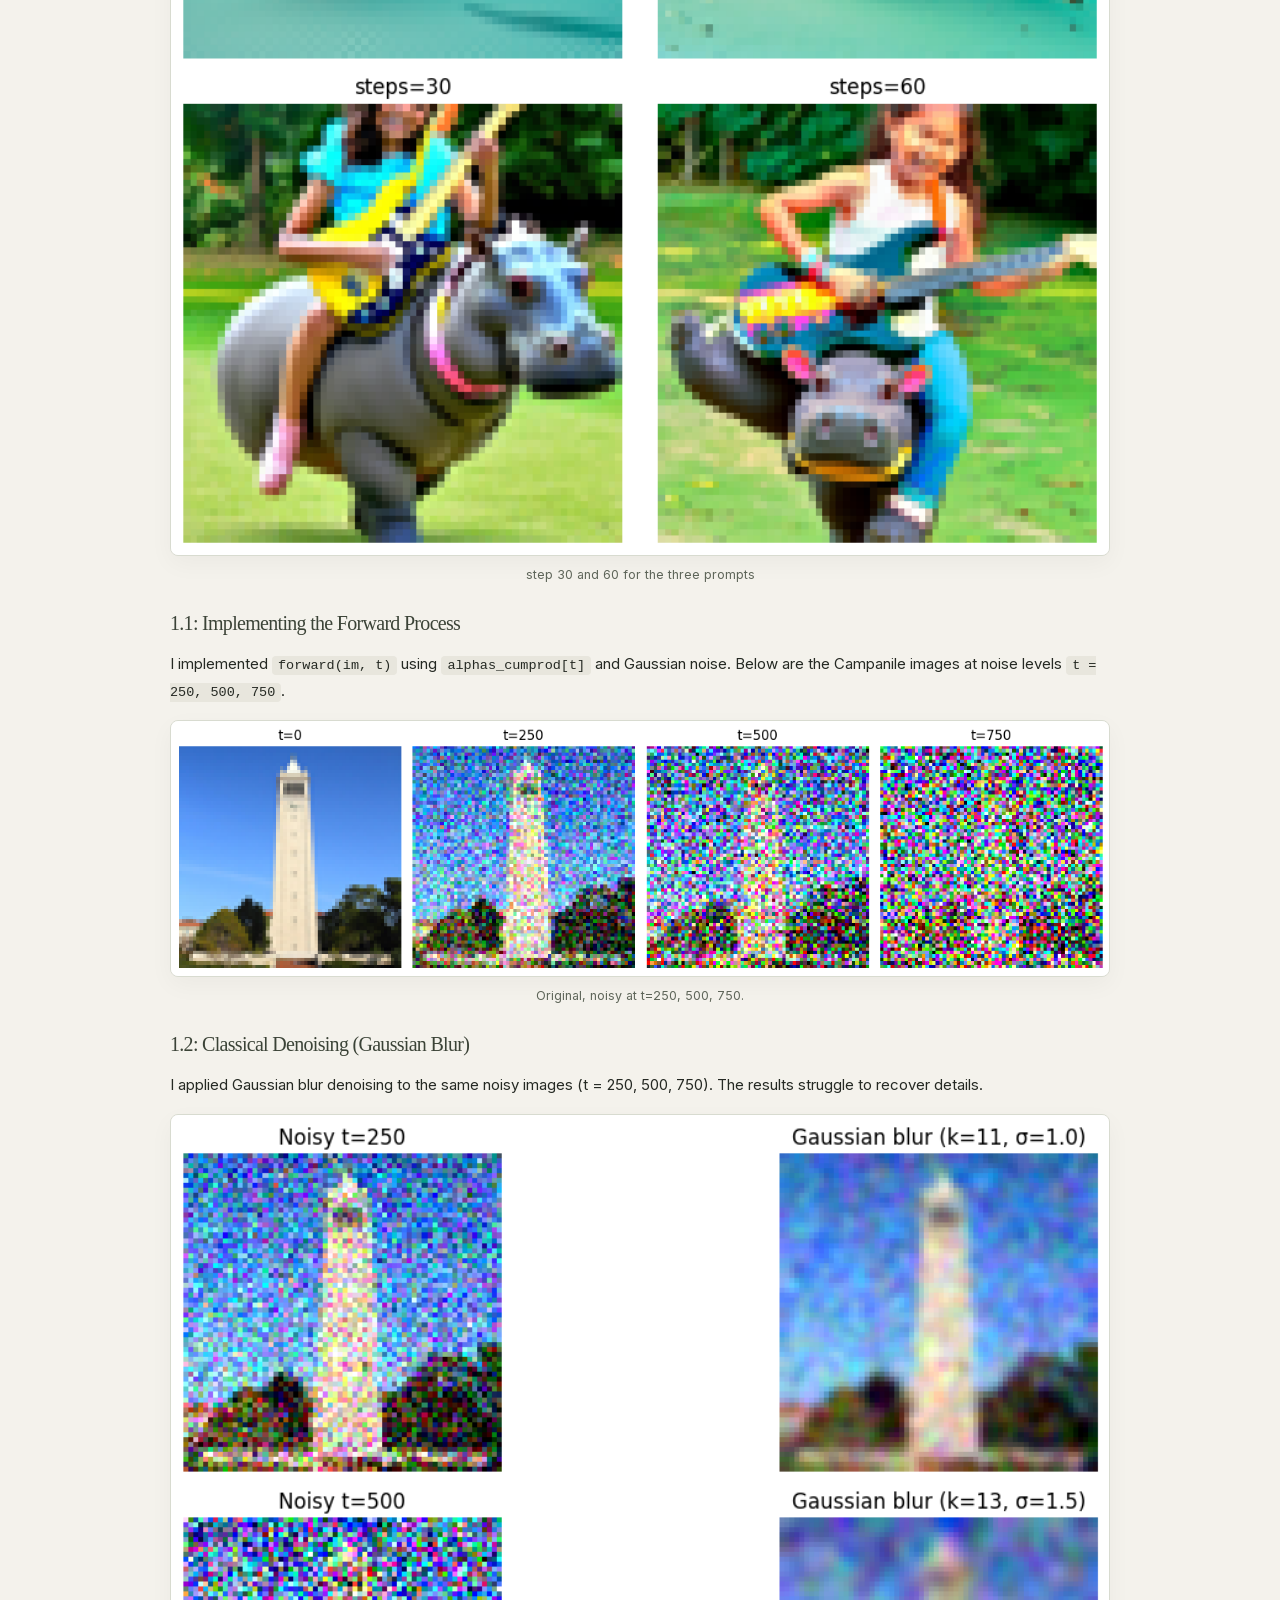
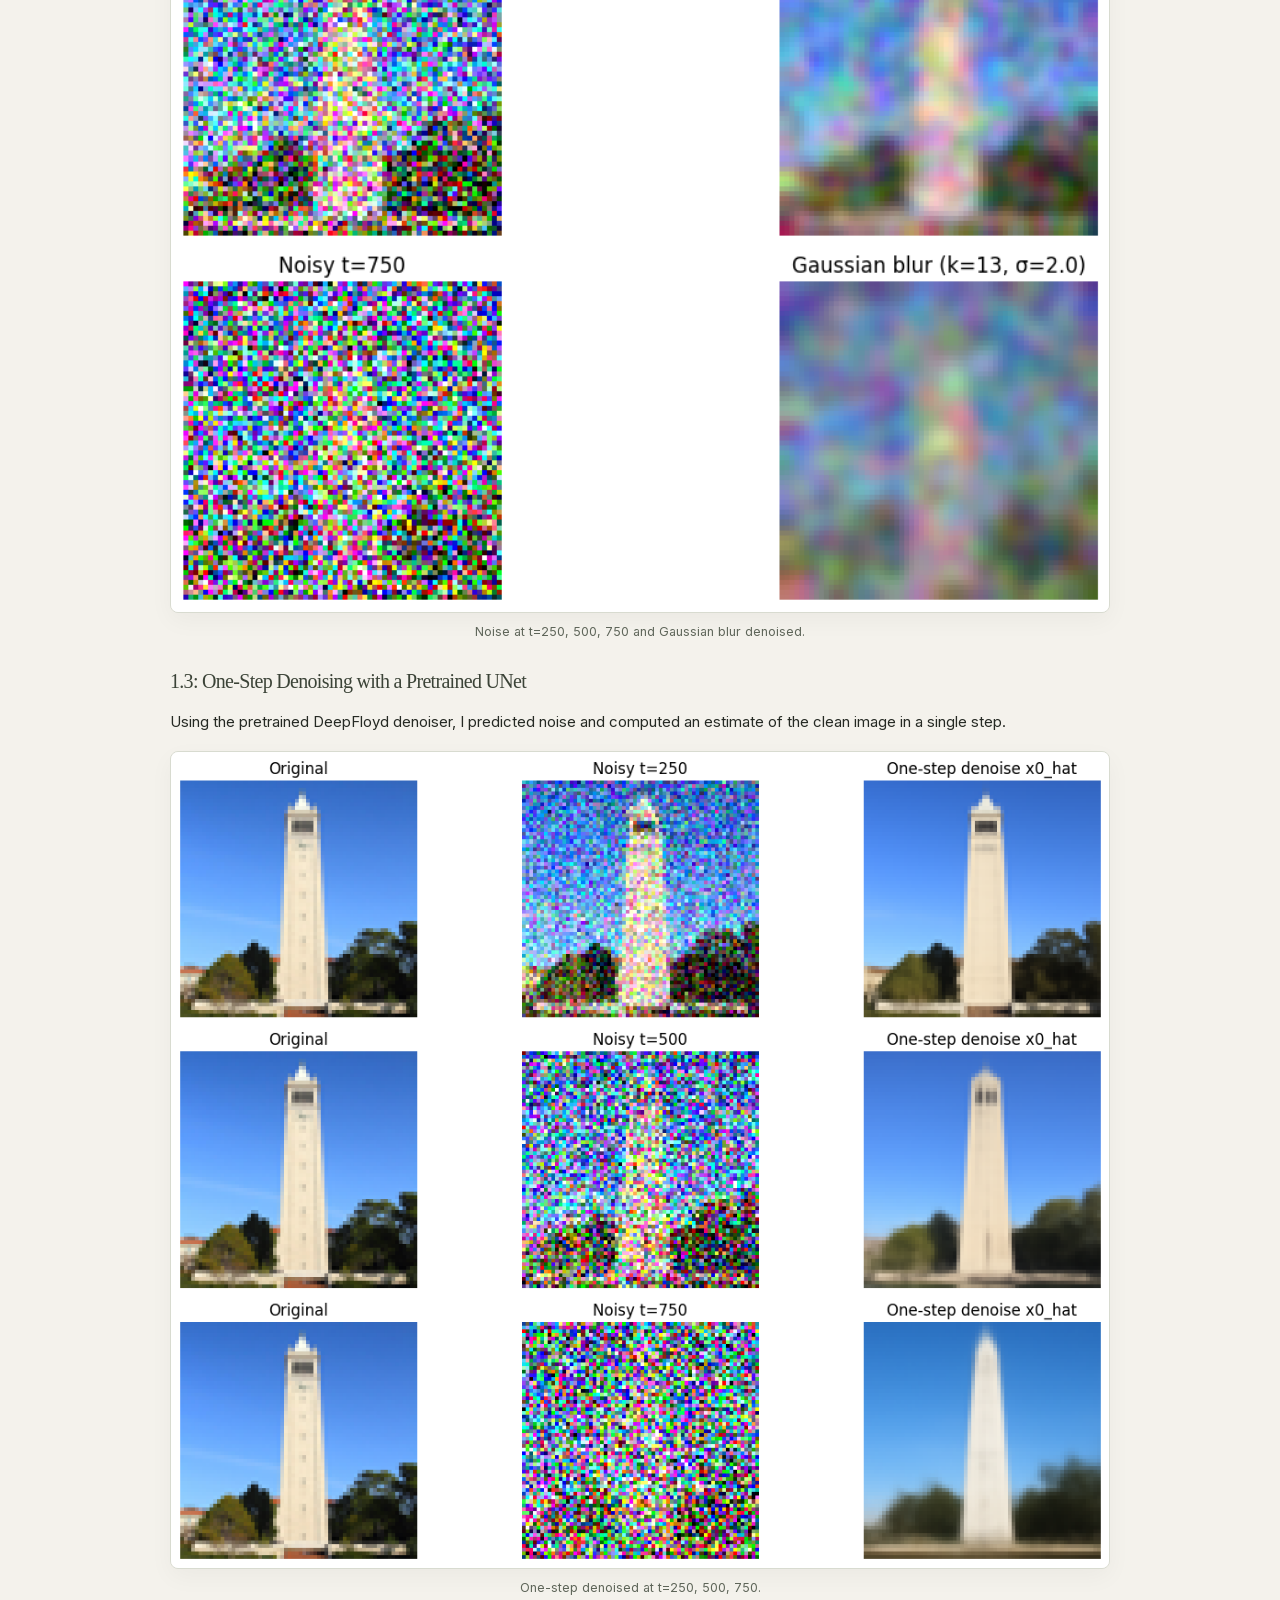
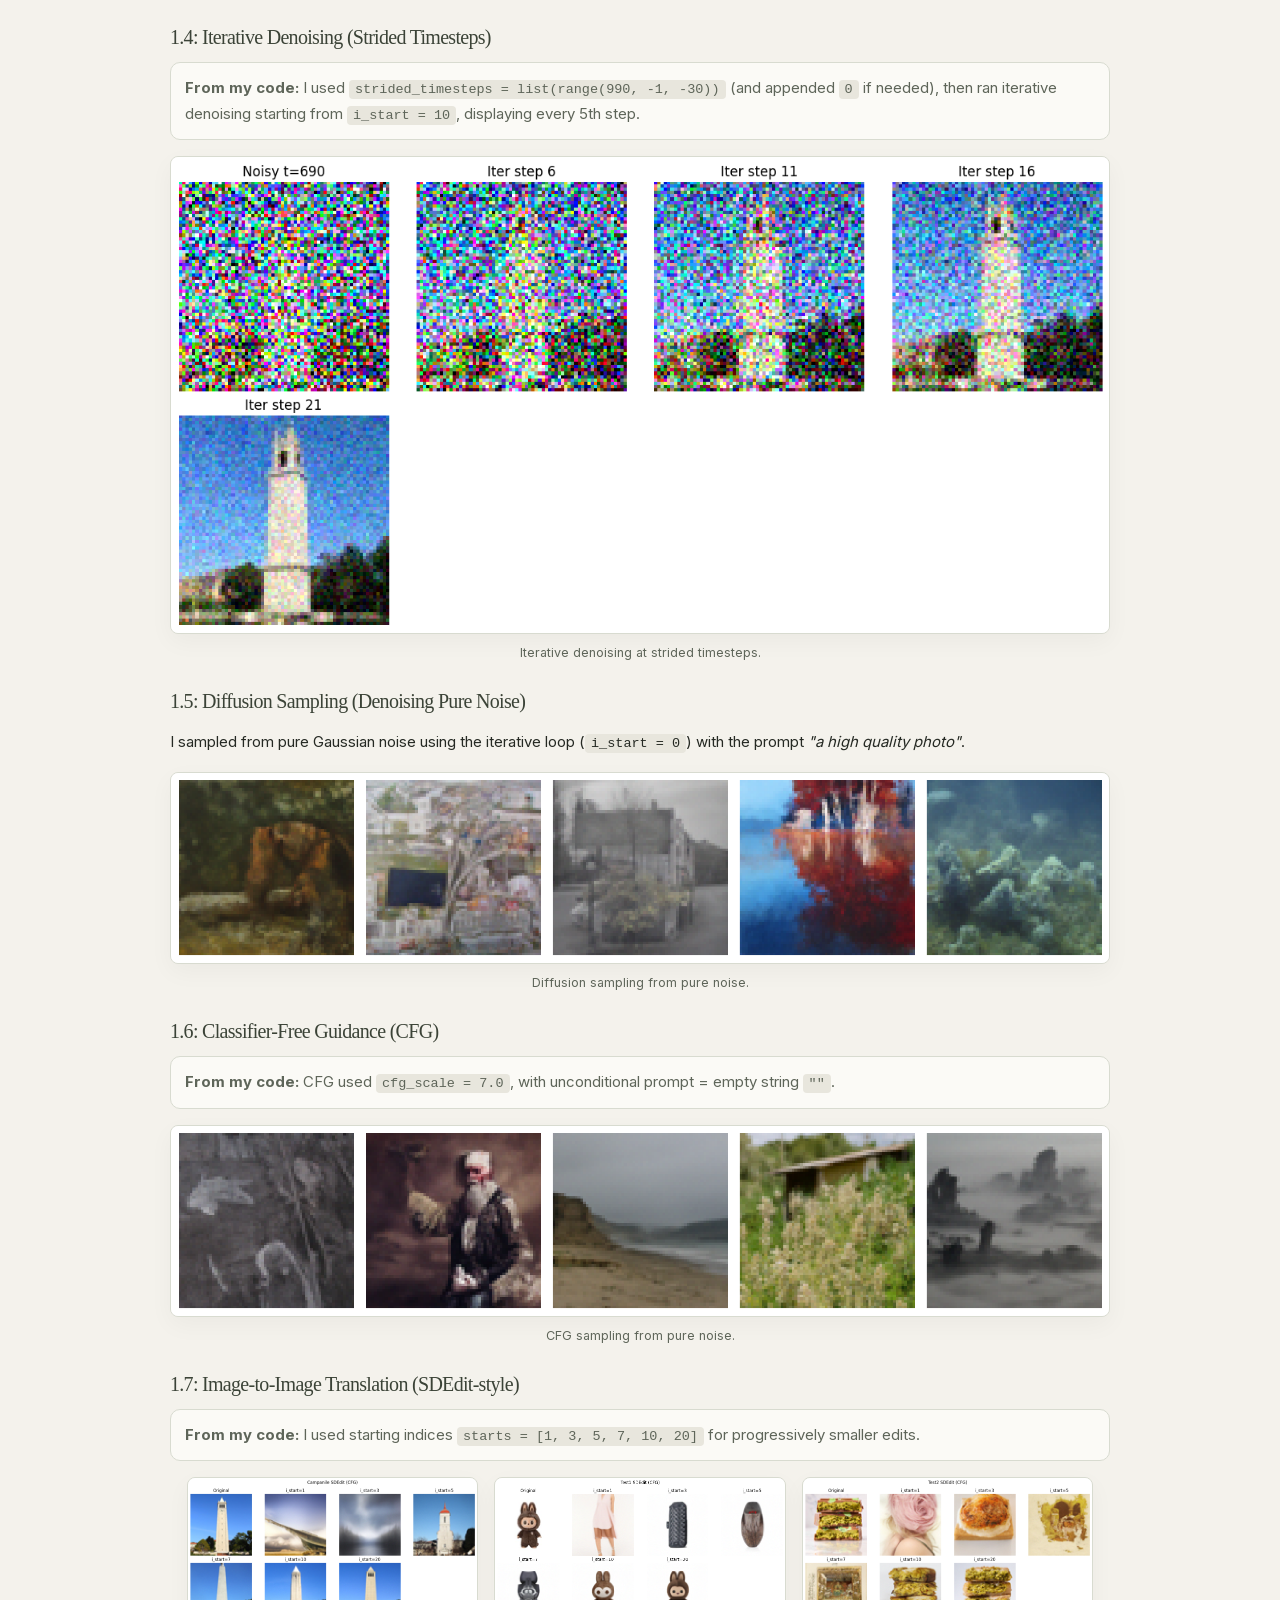
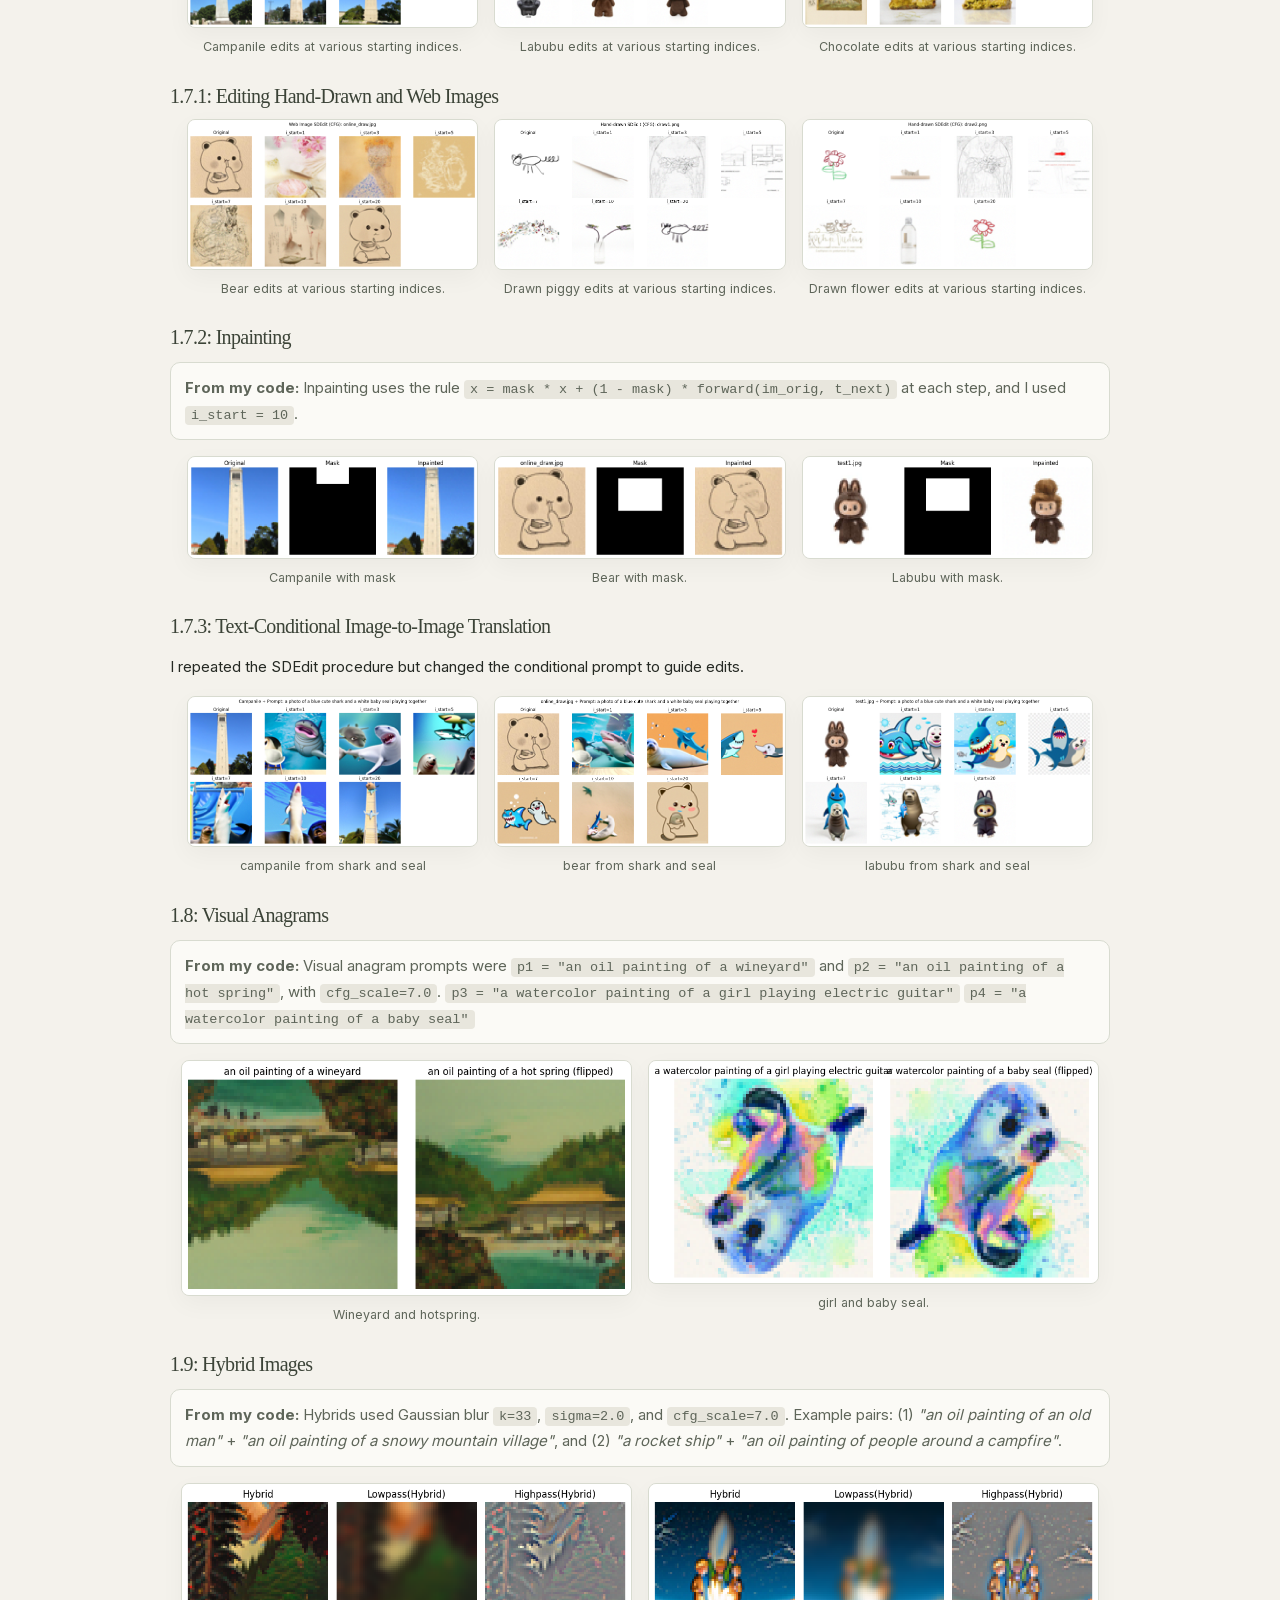
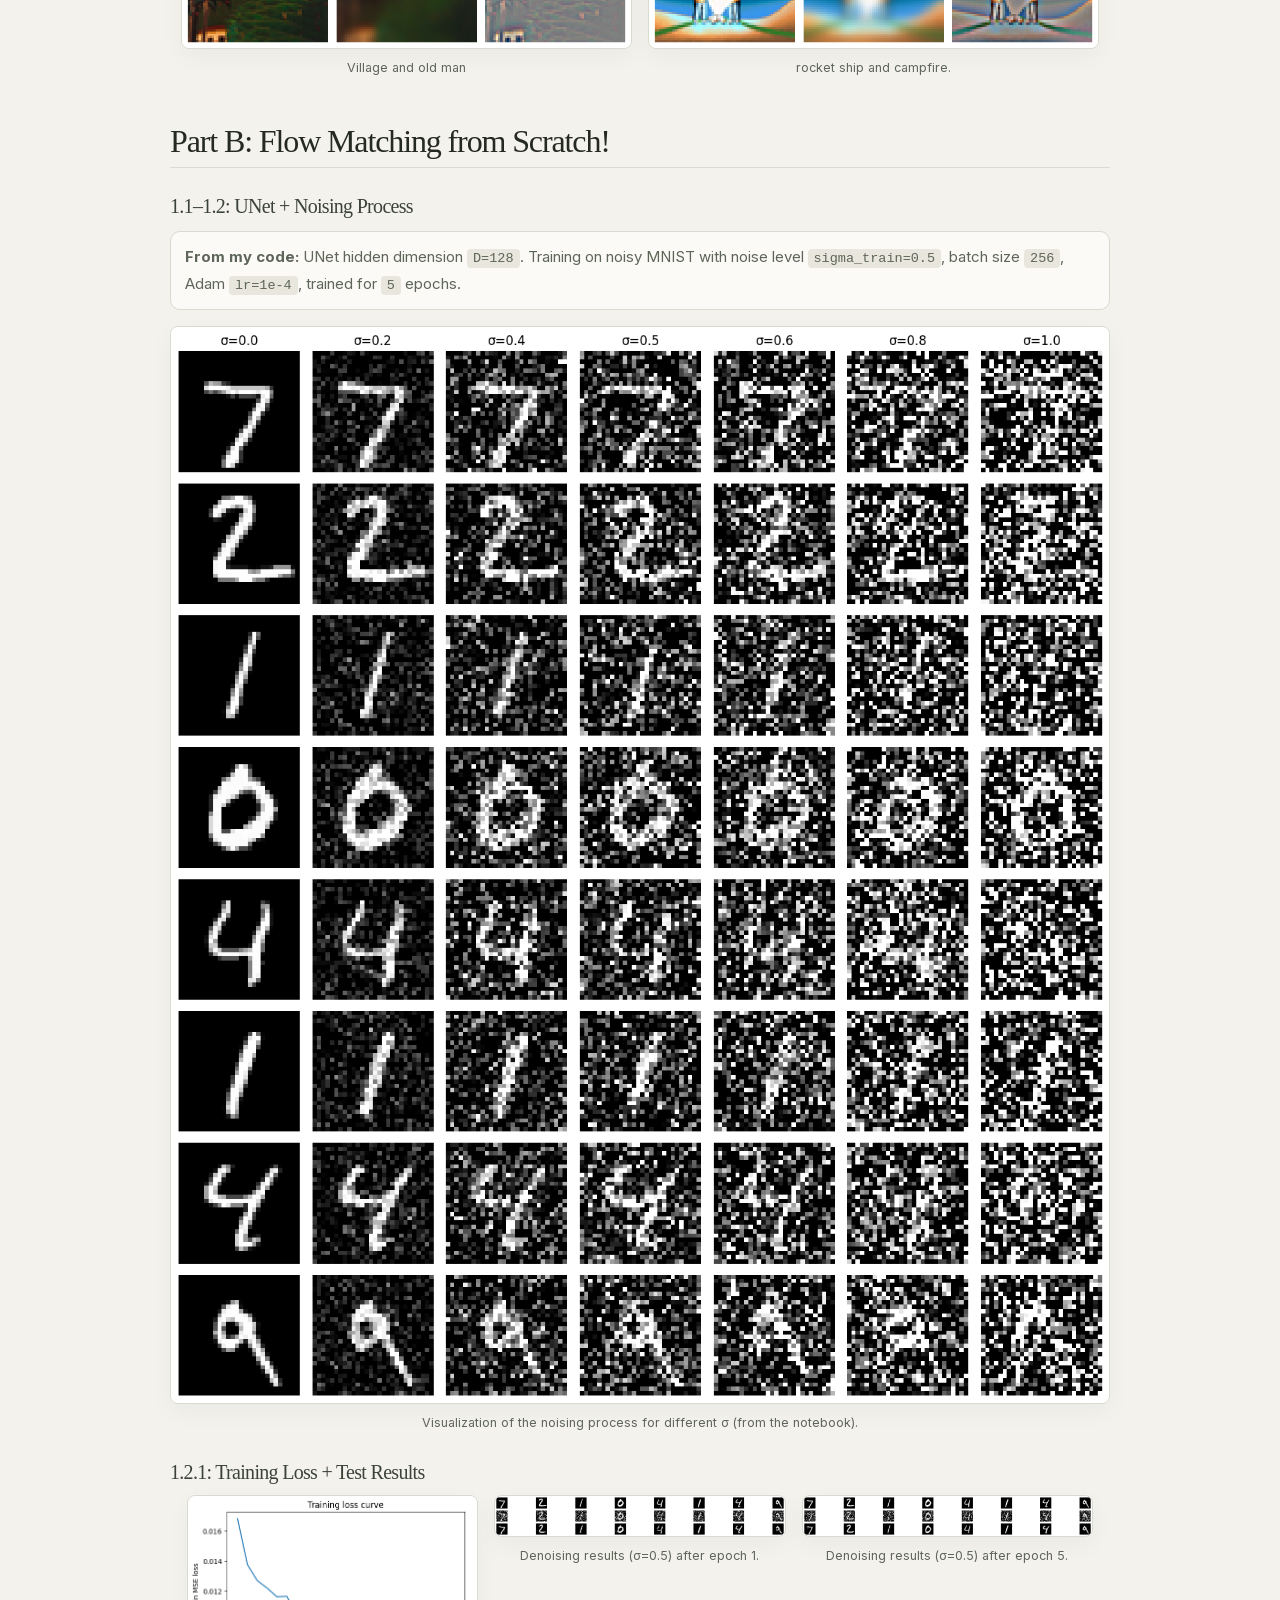
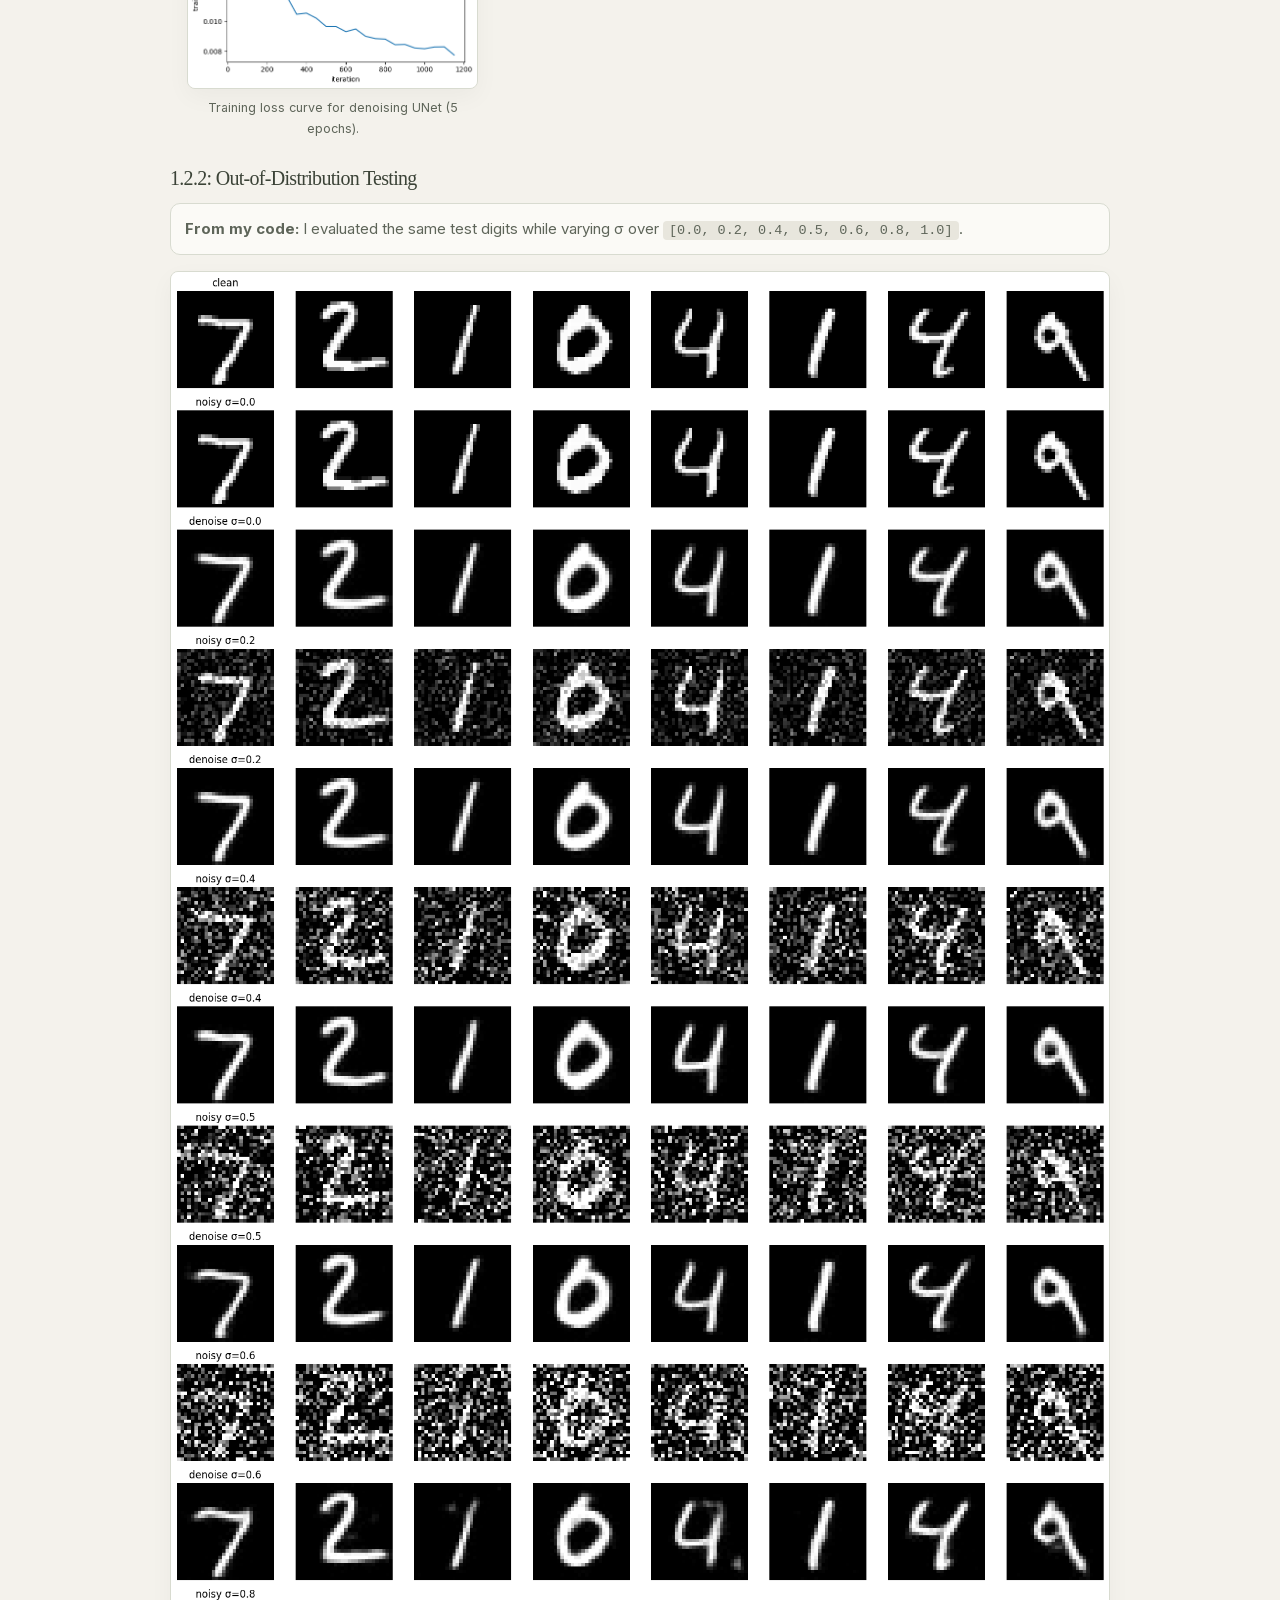
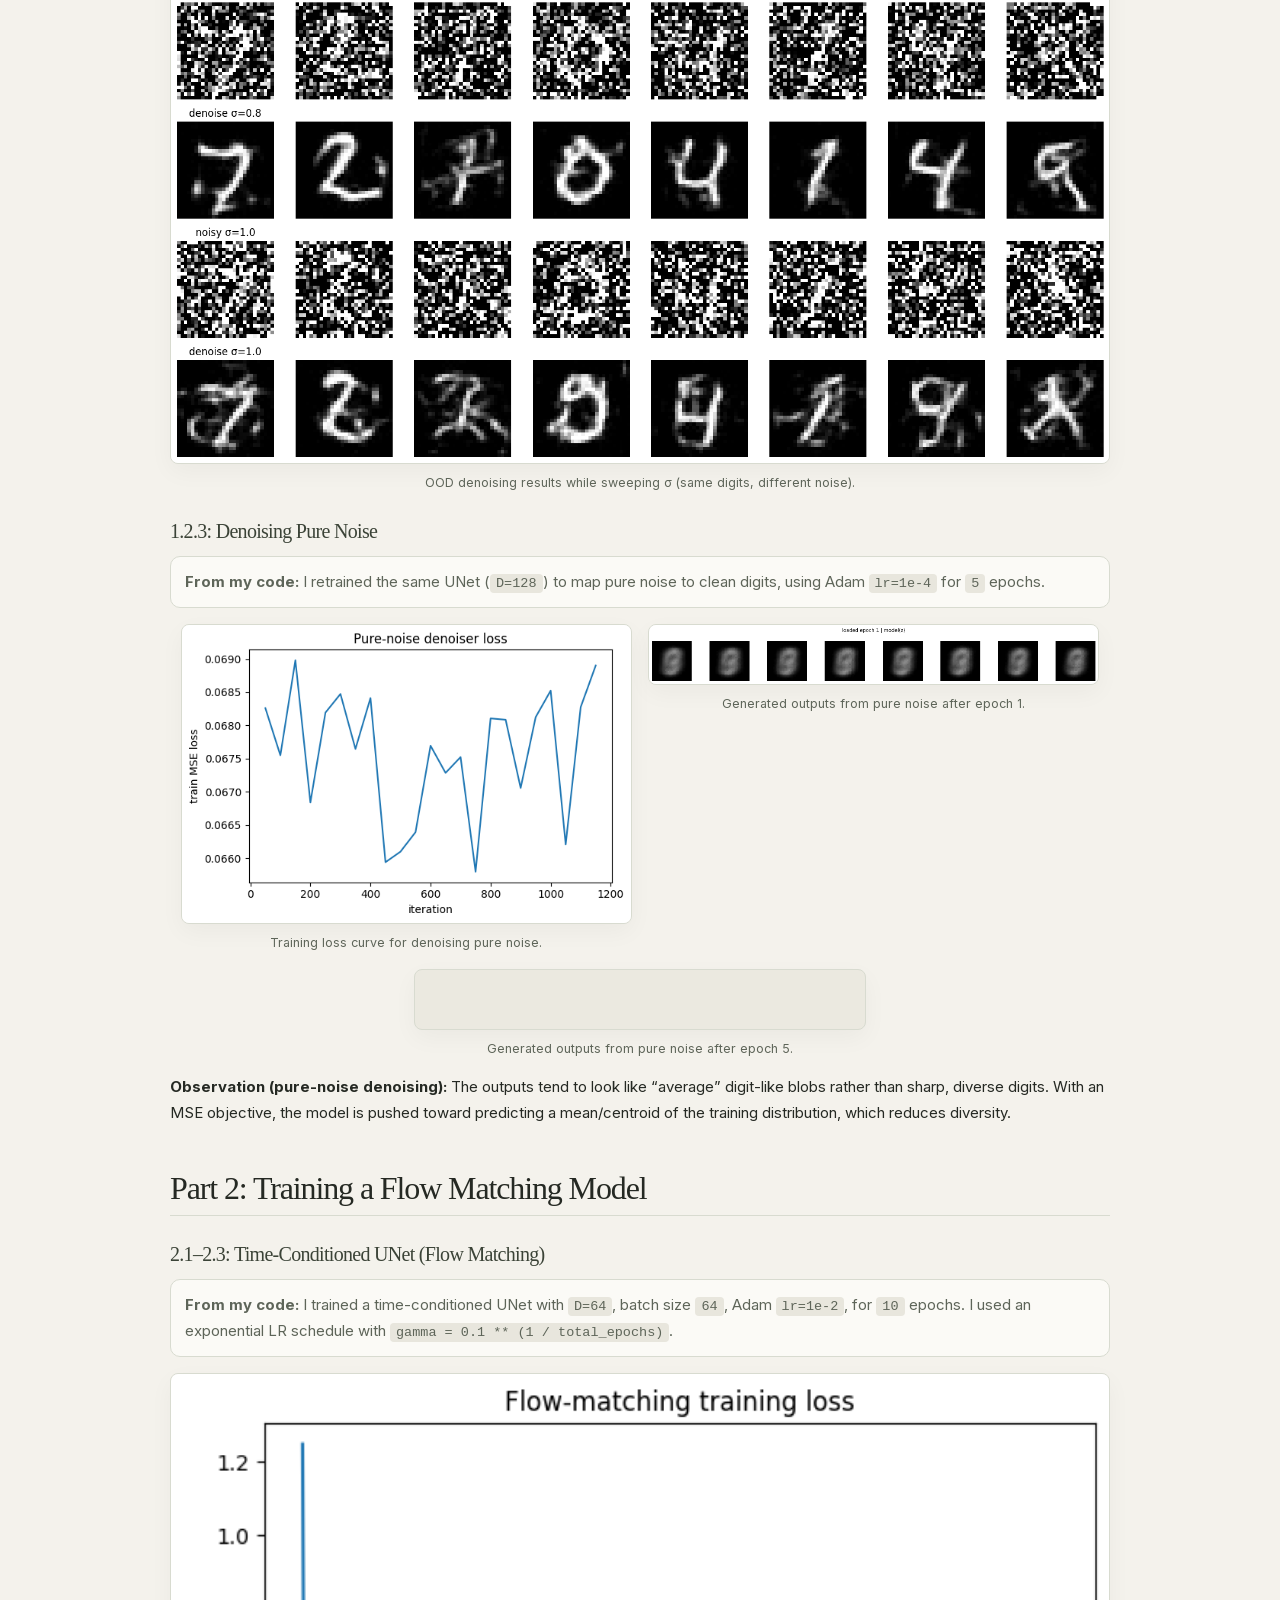
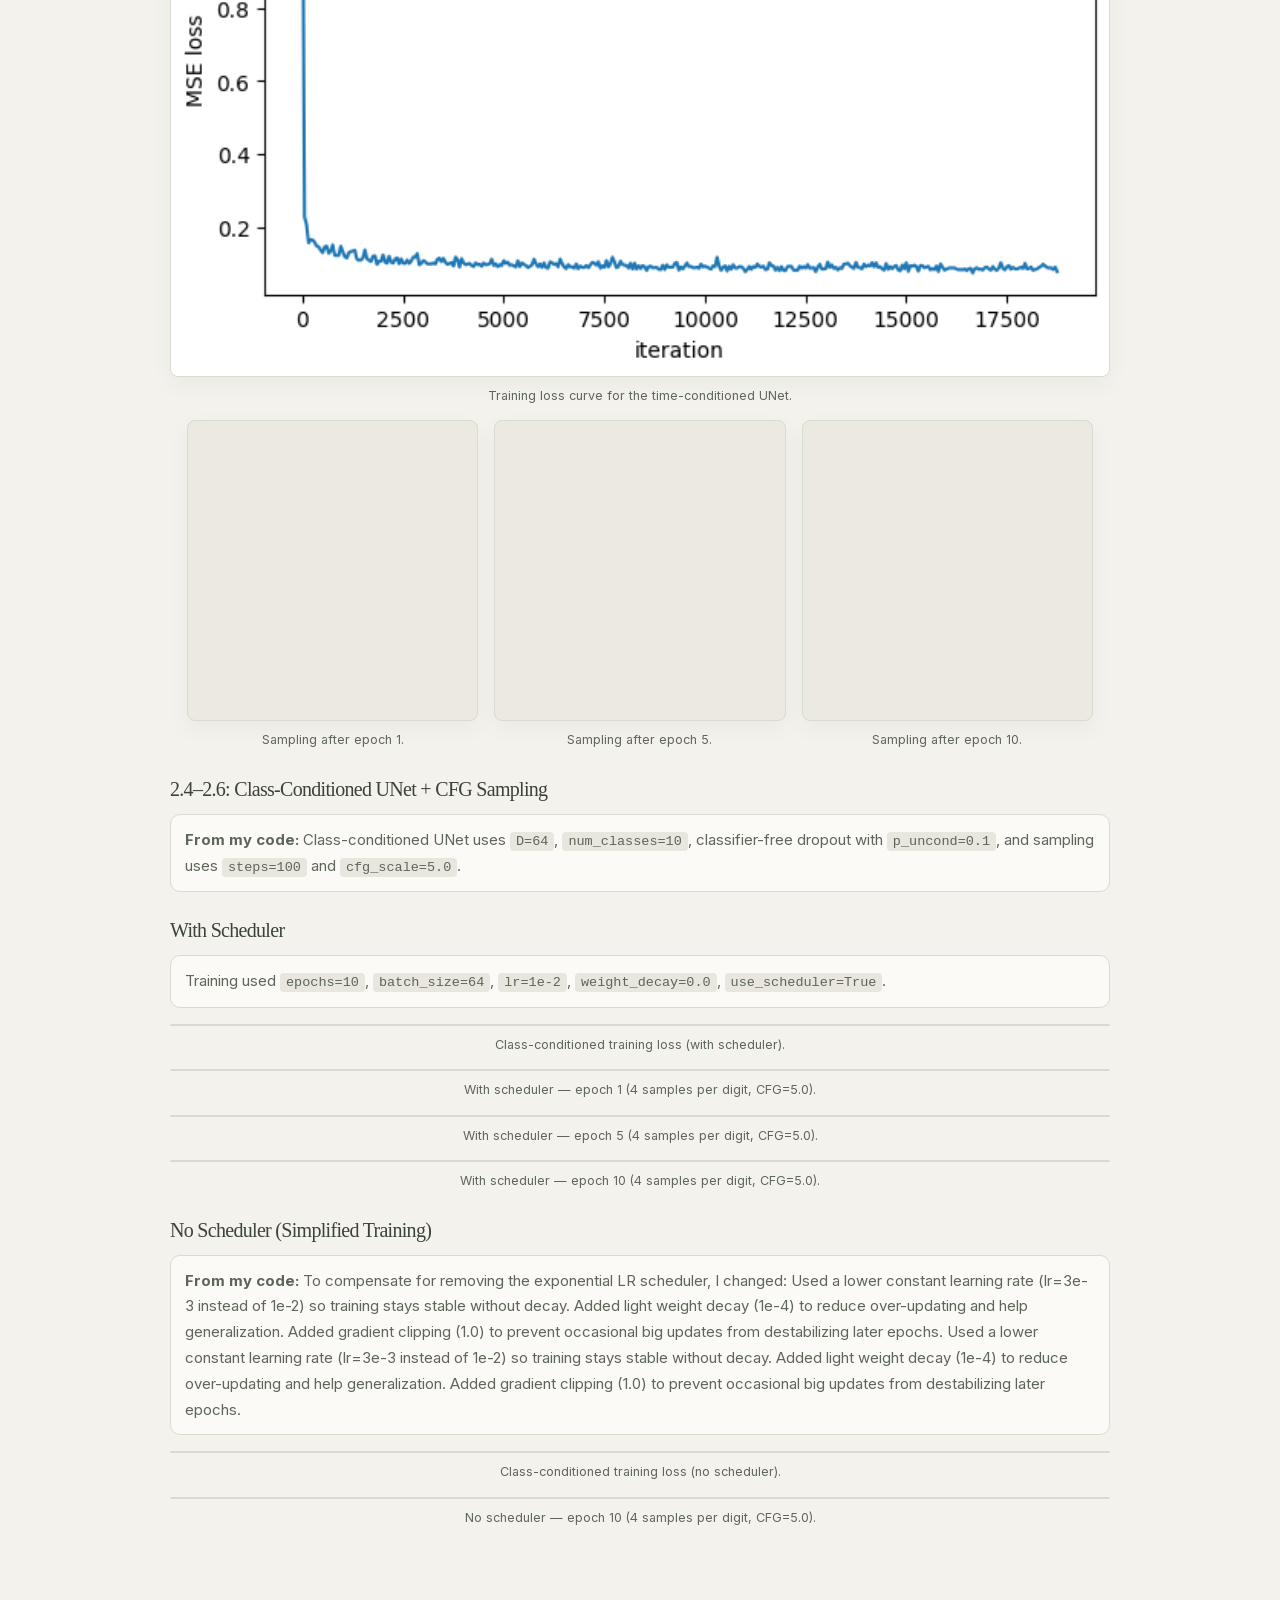
<file: CS 180/project5/index.html>
<!DOCTYPE html>
<html lang="en">
<head>
  <meta charset="UTF-8" />
  <title>CS180 • Project 5 — Diffusion + Flow Matching</title>
  <meta name="viewport" content="width=device-width, initial-scale=1" />
  <link rel="icon" href="../../assets/monogram.svg" type="image/svg+xml">
  <link rel="preload" href="../../slide-projector/fonts/InterVariable.woff2" as="font" type="font/woff2" crossorigin>
  <style>
    :root { --ink:#333; --sub:#555; --rule:#ccc; --bg:#fff; }
    * { box-sizing: border-box; }
    body{
      font-family: system-ui, -apple-system, Segoe UI, Roboto, Helvetica, Arial, sans-serif;
      padding: 20px;
      line-height: 1.6;
      max-width: 980px;
      margin: 20px auto;
      color: var(--ink);
      background: var(--bg);
    }
    h1,h2,h3{ margin-bottom:10px; color:var(--ink); }
    h1{
      display:flex; align-items:center; justify-content:center; gap:12px;
      text-align:center;
      margin-bottom: 14px;
      border-bottom: 2px solid var(--ink);
      padding-bottom: 10px;
      flex-wrap: wrap;
    }
    .logo{
      height: 34px;
      width: auto;
      display:block;
    }
    .meta{
      text-align:center;
      color:var(--sub);
      margin-top: 0px;
      margin-bottom: 26px;
      font-size: 0.95rem;
    }
    h2{
      border-bottom:1px solid var(--rule);
      padding-bottom:5px;
      margin-top: 42px;
    }
    h3{
      margin-top: 22px;
      color: var(--sub);
      font-weight: 650;
    }
    p{ margin-bottom: 1rem; }
    ul{ margin-top: 0.4rem; }
    code{ background:#f5f5f5; padding: 0.1rem 0.3rem; border-radius: 6px; }
    .callout{
      border: 1px solid #e5e5e5;
      background: #fafafa;
      padding: 12px 14px;
      border-radius: 12px;
      color: var(--sub);
      margin: 12px 0 16px;
    }
    .group-images{
      display:flex;
      flex-wrap:wrap;
      gap: 1rem;
      justify-content:center;
      align-items:flex-start;
      margin: 10px 0 14px;
    }
    .image-block{
      flex: 1 1 100%;
      max-width: 100%;
      text-align:center;
    }
    .image-block img{
      width:100%;
      border: 1px solid #ddd;
      display:block;
      margin: 0 auto;
      border-radius: 10px;
    }
    .caption{
      font-style: italic;
      color: var(--sub);
      margin-top: 7px;
      font-size: 0.95em;
    }
    .cols-2 .image-block{ flex: 1 1 48%; max-width: 48%; }
    .cols-3 .image-block{ flex: 1 1 31%; max-width: 31%; }
    .cols-4 .image-block{ flex: 1 1 23%; max-width: 23%; }
    .one-up .image-block{ flex: 1 1 100%; max-width: 860px; }
    .tight .caption{ margin-top: 6px; }
  </style>
  <link rel="stylesheet" href="../../studies.css">
  <script src="../../studies.js" defer></script>
</head>

<body>
  <div class="study-progress" aria-hidden="true"></div>
  <header class="study-topbar">
    <a class="study-home" href="../../#studies"><b>zw<span>°</span></b> <span>← Portfolio</span></a>
    <nav class="study-switcher" aria-label="CS 180 projects"><a href="../project0/index.html">00 · Camera</a><a href="../project1/index.html">01 · Colorize</a><a href="../project2/index.html">02 · Frequencies</a><a href="../project3/index.html">03 · Mosaics</a><a href="../project4/index.html">04 · NeRF</a><a href="../project5/index.html" aria-current="page">05 · Diffusion</a></nav>
  </header>
  <main class="study-shell">

  <h1>
    Programming Project #5: Fun with Diffusion Models
  </h1>

  <h2>Overview</h2>
  <p>
    This webpage summarizes my results for Project 5. Part A explores pretrained diffusion models (DeepFloyd IF),
    including sampling loops, CFG, SDEdit-style editing, inpainting, visual anagrams, and hybrid images.
    Part B trains UNets on MNIST for denoising and flow matching, including time-conditioning and class-conditioning.
  </p>

  <!-- ========================= Part A ========================= -->
  <h2>Part A: The Power of Diffusion Models!</h2>

  <h3>0: Setup + Prompt Embeddings</h3>
  <div class="callout">
    <strong>From my code:</strong> I used a fixed random seed <code>SEED = 12345</code> for prompt experiments,
    tried <code>steps_list = [30, 60]</code> inference steps, and used CFG guidance strength <code>guidance = 7.0</code>.
  </div>


  <div class="callout">
    Three prompts were used: an oil painting of a snowy mountain village, a picture of a cute shark playing with a baby seal, a picture of a cute hippo carrying a girl playing electric guitar. 
  </div>

  <div class="group-images cols-1">
    <div class="image-block">
      <img src="images/0.0.png" alt="step 30 and 60 for three prompts" decoding="async">
      <div class="caption">step 30 and 60 for the three prompts</div>
    </div>
  </div>

  <h3>1.1: Implementing the Forward Process</h3>
  <p>
    I implemented <code>forward(im, t)</code> using <code>alphas_cumprod[t]</code> and Gaussian noise.
    Below are the Campanile images at noise levels <code>t = 250, 500, 750</code>.
  </p>

  <div class="group-images cols-1">
    <div class="image-block">
      <img src="images/1.1.png" alt="campanile" decoding="async">
      <div class="caption">Original, noisy at t=250, 500, 750.</div>
    </div>
  </div>

  <h3>1.2: Classical Denoising (Gaussian Blur)</h3>
  <p>
    I applied Gaussian blur denoising to the same noisy images (t = 250, 500, 750). The results struggle to recover details.
  </p>

  <div class="group-images cols-1">
    <div class="image-block">
      <img src="images/1.2.png" alt="campanile" loading="lazy" decoding="async">
      <div class="caption">Noise at t=250, 500, 750 and Gaussian blur denoised.</div>
    </div>
  </div>

  <h3>1.3: One-Step Denoising with a Pretrained UNet</h3>
  <p>
    Using the pretrained DeepFloyd denoiser, I predicted noise and computed an estimate of the clean image in a single step.
  </p>

  <div class="group-images cols-1">
    <div class="image-block">
      <img src="images/1.3.png" alt="campanile" loading="lazy" decoding="async">
      <div class="caption">One-step denoised at t=250, 500, 750.</div>
    </div>
  </div>

  <h3>1.4: Iterative Denoising (Strided Timesteps)</h3>
  <div class="callout">
    <strong>From my code:</strong> I used <code>strided_timesteps = list(range(990, -1, -30))</code> (and appended <code>0</code> if needed),
    then ran iterative denoising starting from <code>i_start = 10</code>, displaying every 5th step.
  </div>

  <div class="group-images cols-1">
    <div class="image-block">
      <img src="images/1.4.png" alt="campanile" loading="lazy" decoding="async">
      <div class="caption">Iterative denoising at strided timesteps.</div>
    </div>
  </div>


  <h3>1.5: Diffusion Sampling (Denoising Pure Noise)</h3>
  <p>
    I sampled from pure Gaussian noise using the iterative loop (<code>i_start = 0</code>) with the prompt <em>"a high quality photo"</em>.
  </p>

  <div class="group-images cols-1">
    <div class="image-block">
      <img src="images/1.5.png" alt="campanile" loading="lazy" decoding="async">
      <div class="caption">Diffusion sampling from pure noise.</div>
    </div>
  </div>

  <h3>1.6: Classifier-Free Guidance (CFG)</h3>
  <div class="callout">
    <strong>From my code:</strong> CFG used <code>cfg_scale = 7.0</code>, with unconditional prompt = empty string <code>""</code>.
  </div>

  <div class="group-images cols-1">
    <div class="image-block">
      <img src="images/1.6.png" alt="campanile" loading="lazy" decoding="async">
      <div class="caption">CFG sampling from pure noise.</div>
  </div>
  </div>


  <h3>1.7: Image-to-Image Translation (SDEdit-style)</h3>
  <div class="callout">
    <strong>From my code:</strong> I used starting indices <code>starts = [1, 3, 5, 7, 10, 20]</code> for progressively smaller edits.
  </div>

  <div class="group-images cols-3">
    <div class="image-block">
      <img src="images/1.7.1.png" alt="Campanile at various starting indices" loading="lazy" decoding="async">
    <div class="caption">Campanile edits at various starting indices.</div>
    </div>
    <div class="image-block">
      <img src="images/1.7.2.png" alt="Labubu at various starting indices" loading="lazy" decoding="async">
      <div class="caption">Labubu edits at various starting indices.</div>
    </div>
    <div class="image-block">
      <img src="images/1.7.3.png" alt="Chocolate at various starting indices" loading="lazy" decoding="async">
      <div class="caption">Chocolate edits at various starting indices.</div>
  </div>
  </div>
  
  <h3>1.7.1: Editing Hand-Drawn and Web Images</h3>
  

  <div class="group-images cols-3">
    <div class="image-block">
      <img src="images/1.8.1.png" alt="Bear at various starting indices" loading="lazy" decoding="async">
    <div class="caption">Bear edits at various starting indices.</div>
    </div>
    <div class="image-block">
      <img src="images/1.8.2.png" alt="drawn piggy at various starting indices" loading="lazy" decoding="async">
      <div class="caption">Drawn piggy edits at various starting indices.</div>
    </div>
    <div class="image-block">
      <img src="images/1.8.3.png" alt="drawn flower at various starting indices" loading="lazy" decoding="async">
      <div class="caption">Drawn flower edits at various starting indices.</div>
  </div>
</div>
  <h3>1.7.2: Inpainting</h3>
  <div class="callout">
    <strong>From my code:</strong> Inpainting uses the rule
    <code>x = mask * x + (1 - mask) * forward(im_orig, t_next)</code>
    at each step, and I used <code>i_start = 10</code>.
  </div>

  <div class="group-images cols-3">
    <div class="image-block">
      <img src="images/1.9.1.png" alt="Campanile with mask" loading="lazy" decoding="async">
    <div class="caption">Campanile with mask  </div>
    </div>
    <div class="image-block">
      <img src="images/1.9.2.png" alt="bear with mask" loading="lazy" decoding="async">
      <div class="caption">Bear with mask.</div>
    </div>
    <div class="image-block">
      <img src="images/1.9.3.png" alt="labubu with mask" loading="lazy" decoding="async">
      <div class="caption">Labubu with mask.</div>
  </div>
</div>

  <h3>1.7.3: Text-Conditional Image-to-Image Translation</h3>
  <p>
    I repeated the SDEdit procedure but changed the conditional prompt to guide edits.
  </p>

  <div class="group-images cols-3">
    <div class="image-block">
      <img src="images/1.10.1.png" alt="Campanile with mask" loading="lazy" decoding="async">
    <div class="caption">campanile from shark and seal </div>
    </div>
    <div class="image-block">
      <img src="images/1.10.2.png" alt="bear at various starting indices" loading="lazy" decoding="async">
      <div class="caption">bear from shark and seal </div>
    </div>
    <div class="image-block">
      <img src="images/1.10.3.png" alt="labubu at various starting indices" loading="lazy" decoding="async">
      <div class="caption">labubu from shark and seal </div>
  </div>
</div>

  <h3>1.8: Visual Anagrams</h3>
  <div class="callout">
    <strong>From my code:</strong> Visual anagram prompts were
    <code>p1 = "an oil painting of a wineyard"</code> and
    <code>p2 = "an oil painting of a hot spring"</code>, with <code>cfg_scale=7.0</code>.


    <code>p3 = "a watercolor painting of a girl playing electric guitar"</code> 
    <code>p4 = "a watercolor painting of a baby seal"</code>
  </div>

  <div class="group-images cols-2">
    <div class="image-block">
      <img src="images/1.11.1.png" alt="anagram upright" loading="lazy" decoding="async">
      <div class="caption">Wineyard and hotspring.</div>
    </div>
    <div class="image-block">
      <img src="images/1.11.2.png" alt="anagram flipped" loading="lazy" decoding="async">
      <div class="caption">girl and baby seal.</div>
    </div>
  </div>
</div>
  <h3>1.9: Hybrid Images</h3>
  <div class="callout">
    <strong>From my code:</strong> Hybrids used Gaussian blur <code>k=33</code>, <code>sigma=2.0</code>, and <code>cfg_scale=7.0</code>.
    Example pairs: (1) <em>"an oil painting of an old man"</em> + <em>"an oil painting of a snowy mountain village"</em>,
    and (2) <em>"a rocket ship"</em> + <em>"an oil painting of people around a campfire"</em>.
  </div>

  <div class="group-images cols-2">
    <div class="image-block">
      <img src="images/1.12.1.png" alt="anagram upright" loading="lazy" decoding="async">
      <div class="caption">Village and old man</div>
    </div>  
    <div class="image-block">
      <img src="images/1.12.2.png" alt="anagram flipped" loading="lazy" decoding="async">
      <div class="caption">rocket ship and campfire.</div>
    </div>
  </div>
</div>
  <!-- ========================= Part B ========================= -->
  <h2>Part B: Flow Matching from Scratch!</h2>


  <h3>1.1–1.2: UNet + Noising Process</h3>
  <div class="callout">
    <strong>From my code:</strong> UNet hidden dimension <code>D=128</code>.
    Training on noisy MNIST with noise level <code>sigma_train=0.5</code>,
    batch size <code>256</code>, Adam <code>lr=1e-4</code>, trained for <code>5</code> epochs.
  </div>

  <div class="group-images one-up">
    <div class="image-block">
      <img src="images/2.1.png" alt="noising visualization" loading="lazy" decoding="async">
      <div class="caption">Visualization of the noising process for different σ (from the notebook).</div>
    </div>
  </div>

  <h3>1.2.1: Training Loss + Test Results</h3>
  <div class="group-images cols-3">
    <div class="image-block">
      <img src="images/2.2.3.png" alt="denoiser loss" loading="lazy" decoding="async">
      <div class="caption">Training loss curve for denoising UNet (5 epochs).</div>
    </div>
    <div class="image-block">
      <img src="images/2.2.1.png" alt="epoch 1 and 5 denoising results" loading="lazy" decoding="async">
      <div class="caption">Denoising results (σ=0.5) after epoch 1.</div>
    </div>
    <div class="image-block">
      <img src="images/2.2.2.png" alt="epoch 1 and 5 denoising results" loading="lazy" decoding="async">
      <div class="caption">Denoising results (σ=0.5) after epoch 5.</div>
    </div>
  </div>

  <h3>1.2.2: Out-of-Distribution Testing</h3>
  <div class="callout">
    <strong>From my code:</strong> I evaluated the same test digits while varying σ over
    <code>[0.0, 0.2, 0.4, 0.5, 0.6, 0.8, 1.0]</code>.
  </div>

  <div class="group-images one-up">
    <div class="image-block">
      <img src="images/2.3.1.png" alt="ood sigma sweep" loading="lazy" decoding="async">
      <div class="caption">OOD denoising results while sweeping σ (same digits, different noise).</div>
    </div>
  </div>

  <h3>1.2.3: Denoising Pure Noise</h3>
  <div class="callout">
    <strong>From my code:</strong> I retrained the same UNet (<code>D=128</code>) to map pure noise to clean digits,
    using Adam <code>lr=1e-4</code> for <code>5</code> epochs.
  </div>

  <div class="group-images cols-2">
    <div class="image-block">
      <img src="images/2.4.1.png" alt="pure noise loss" loading="lazy" decoding="async">
      <div class="caption">Training loss curve for denoising pure noise.</div>
    </div>
    <div class="image-block">
      <img src="images/2.4.2.png" alt="pure noise samples" loading="lazy" decoding="async">
      <div class="caption">Generated outputs from pure noise after epoch 1.</div>
    </div>
        <div class="image-block">
      <img src="images/2.4.3.png" alt="pure noise samples" loading="lazy" decoding="async">
      <div class="caption">Generated outputs from pure noise after epoch 5.</div>
    </div>
  </div>

  <p>
    <strong>Observation (pure-noise denoising):</strong> The outputs tend to look like “average” digit-like blobs rather than sharp, diverse digits.
    With an MSE objective, the model is pushed toward predicting a mean/centroid of the training distribution, which reduces diversity.
  </p>

  <h2>Part 2: Training a Flow Matching Model</h2>

  <h3>2.1–2.3: Time-Conditioned UNet (Flow Matching)</h3>
  <div class="callout">
    <strong>From my code:</strong> I trained a time-conditioned UNet with <code>D=64</code>, batch size <code>64</code>,
    Adam <code>lr=1e-2</code>, for <code>10</code> epochs. I used an exponential LR schedule with
    <code>gamma = 0.1 ** (1 / total_epochs)</code>.
  </div>

  <div class="group-images one-up">
    <div class="image-block">
      <img src="images/2.5.1.png" alt="time-conditioned loss" loading="lazy" decoding="async">
      <div class="caption">Training loss curve for the time-conditioned UNet.</div>
    </div>
  </div>

  <div class="group-images cols-3">
    <div class="image-block">
      <img src="images/2.5.2.png" alt="time samples epoch 1" loading="lazy" decoding="async">
      <div class="caption">Sampling after epoch 1.</div>
    </div>
    <div class="image-block">
      <img src="images/2.5.3.png" alt="time samples epoch 5" loading="lazy" decoding="async">
      <div class="caption">Sampling after epoch 5.</div>
    </div>
    <div class="image-block">
      <img src="images/2.5.4.png" alt="time samples epoch 10" loading="lazy" decoding="async">
      <div class="caption">Sampling after epoch 10.</div>
    </div>
  </div>

  <h3>2.4–2.6: Class-Conditioned UNet + CFG Sampling</h3>
  <div class="callout">
    <strong>From my code:</strong> Class-conditioned UNet uses <code>D=64</code>, <code>num_classes=10</code>,
    classifier-free dropout with <code>p_uncond=0.1</code>, and sampling uses <code>steps=100</code> and <code>cfg_scale=5.0</code>.
  </div>

  <h3>With Scheduler</h3>
  <div class="callout">
    Training used <code>epochs=10</code>, <code>batch_size=64</code>, <code>lr=1e-2</code>, <code>weight_decay=0.0</code>, <code>use_scheduler=True</code>.
  </div>

  <div class="group-images one-up">
    <div class="image-block">
      <img src="images/2.6.1.png" alt="class loss with scheduler" loading="lazy" decoding="async">
      <div class="caption">Class-conditioned training loss (with scheduler).</div>
    </div>
  </div>

  <div class="group-images one-up">
    <div class="image-block">
      <img src="images/2.6.2.png" alt="class samples with scheduler epoch 1" loading="lazy" decoding="async">
      <div class="caption">With scheduler — epoch 1 (4 samples per digit, CFG=5.0).</div>
    </div>
  </div>

  <div class="group-images one-up">
    <div class="image-block">
      <img src="images/2.6.3.png" alt="class samples with scheduler epoch 5" loading="lazy" decoding="async">
      <div class="caption">With scheduler — epoch 5 (4 samples per digit, CFG=5.0).</div>
    </div>
  </div>

  <div class="group-images one-up">
    <div class="image-block">
      <img src="images/2.6.4.png" alt="class samples with scheduler epoch 10" loading="lazy" decoding="async">
      <div class="caption">With scheduler — epoch 10 (4 samples per digit, CFG=5.0).</div>
    </div>
  </div>
  </div>
<h3>No Scheduler (Simplified Training)</h3>
  <div class="callout">
    <strong>From my code:</strong> To compensate for removing the exponential LR scheduler, I changed:
    
Used a lower constant learning rate (lr=3e-3 instead of 1e-2) so training stays stable without decay.

Added light weight decay (1e-4) to reduce over-updating and help generalization.

Added gradient clipping (1.0) to prevent occasional big updates from destabilizing later epochs.
Used a lower constant learning rate (lr=3e-3 instead of 1e-2) so training stays stable without decay.

Added light weight decay (1e-4) to reduce over-updating and help generalization.

Added gradient clipping (1.0) to prevent occasional big updates from destabilizing later epochs.
  </div>

  <div class="group-images one-up">
    <div class="image-block">
      <img src="images/2.6.5.png" alt="class loss no scheduler" loading="lazy" decoding="async">
      <div class="caption">Class-conditioned training loss (no scheduler).</div>
    </div>
  </div>

  <div class="group-images one-up">
    <div class="image-block">
      <img src="images/2.6.6.png" alt="class samples no scheduler epoch 10" loading="lazy" decoding="async">
      <div class="caption">No scheduler — epoch 10 (4 samples per digit, CFG=5.0).</div>
    </div>
  </div>

  </main>
</body>
</html>
</file>
<file: portfolio.css>
@font-face {
  font-family: Barlow Condensed;
  src: url("./slide-projector/fonts/BarlowCondensed-Bold.ttf") format("truetype");
  font-weight: 700;
  font-display: swap;
}
:root {
  color-scheme: dark;
  --background: #101111;
  --paper: #eae5dc;
  --dim: #aeaaa2;
  --line: #45413d;
  --signal: #f39c83;
  --display: "Barlow Condensed", "Arial Narrow", sans-serif;
  font: 1rem/1.55 system-ui, sans-serif;
  background: var(--background);
  color: var(--paper);
}
*, *::before, *::after { box-sizing: border-box; }
[hidden] { display: none !important; }
body { margin: 0; }
a { color: inherit; text-underline-offset: .24em; }
a:hover { text-decoration-thickness: .13em; }
:focus-visible { outline: 2px solid var(--signal); outline-offset: 5px; }
.skip-link {
  position: absolute;
  z-index: 8;
  top: .5rem;
  left: 1rem;
  transform: translateY(-150%);
  padding: .55rem .85rem;
  background: #0c0c0c;
}
.skip-link:focus { transform: translateY(0); }

.room {
  position: relative;
  isolation: isolate;
  height: min(92svh, 1080px);
  min-height: 500px;
  background: #151515;
  overflow: hidden;
}
.room::after {
  content: "";
  position: absolute;
  inset: 0;
  z-index: 1;
  pointer-events: none;
  background:
    linear-gradient(0deg, #08090a 0%, #08090a00 15%, #0a0a0a00 78%, #080809ac 100%),
    radial-gradient(ellipse at 50% 41%, transparent 38%, #06060772 100%);
}
.masthead {
  position: absolute;
  z-index: 3;
  inset: 0 0 auto;
  display: flex;
  align-items: center;
  justify-content: space-between;
  padding: .85rem clamp(1rem, 3vw, 3rem);
  gap: .8rem;
}
.signature { font: 700 1.35rem/1 var(--display); letter-spacing: .035em; text-transform: uppercase; }
.masthead a { text-decoration: none; }
.masthead a:hover { text-decoration: underline; }
.masthead nav { display: flex; gap: clamp(.8rem, 2.6vw, 2.5rem); font-size: .79rem; }
.masthead a { padding-block: .5rem; }
.fallback {
  position: absolute;
  inset: 0;
  display: grid;
  align-content: center;
  padding-inline: clamp(1rem, 7vw, 8rem);
  background:
    linear-gradient(107deg, #0e100fda 3%, transparent 80%),
    linear-gradient(159deg, #343433 0%, transparent 55%),
    repeating-linear-gradient(0deg, #151616 0 2px, #353431 2px 26vh);
}
.fallback h1 { margin: 0; font: 700 clamp(4.45rem, 15vw, 13rem)/.77 var(--display); text-transform: uppercase; }
.fallback p { margin: 1.15rem 0 0; color: var(--dim); }
.room.ready .fallback { clip-path: inset(50%); }
#room-canvas { display: none; position: absolute; inset: 0; width: 100%; height: 100%; touch-action: pan-y; }
.room.ready #room-canvas { display: block; }
#room-canvas.over-projector { cursor: grab; }
#room-canvas.dragging { cursor: grabbing; }
#room-canvas.over-object { cursor: grab; }
#room-canvas.inspecting { cursor: grabbing; }
#projector-grip {
  position: absolute;
  z-index: 4;
  inset: auto;
  cursor: grab;
  touch-action: none;
}
#room-canvas.dragging + #projector-grip { cursor: grabbing; }
#service-breaker {
  position: absolute;
  z-index: 5;
  appearance: none;
  border: 0;
  padding: 0;
  background: transparent;
  cursor: pointer;
  touch-action: manipulation;
}
#service-breaker::before {
  content: "";
  position: absolute;
  left: 50%; top: 50%;
  transform: translate(-50%, -50%);
  width: max(100%, 44px); height: max(100%, 44px);
}
.room:not(.ready) #service-breaker, .room.entering #service-breaker { visibility: hidden; }
.reveal-link {
  position: absolute;
  z-index: 2;
  cursor: grab;
  touch-action: none;
  text-decoration: none;
  color: #eee3d2;
}
.reveal-link span {
  position: absolute;
  top: .15rem;
  left: 50%;
  width: max-content;
  max-width: min(27vw, 210px);
  transform: translate(-50%, -95%);
  padding: .29em .55em;
  text-align: center;
  border-top: 1px solid #988b79;
  background: #181715ef;
  font: 700 clamp(.84rem, 1.45vw, 1.04rem)/1.05 var(--display);
  box-shadow: 0 2px 10px #0d0a0980;
}
.reveal-link:is(:hover, :focus-visible) span {
  color: #fff9ef;
  border-color: #edb58a;
}

.index { margin-inline: auto; max-width: 1380px; padding: 0 clamp(1rem, 5vw, 5rem) 2.1rem; }
.index details { border-top: 1px solid var(--line); }
.index summary { padding: .83rem 0; color: var(--dim); cursor: pointer; font-size: .86rem; }
.projects { list-style: none; margin: .4rem 0 2.25rem; padding: 0; display: grid; grid-template-columns: repeat(2, minmax(0, 1fr)); gap: 0 3rem; }
.projects li { padding: .87rem 0; border-top: 1px solid var(--line); }
.projects li > a:first-child { font: 700 clamp(1.5rem, 3vw, 2.1rem)/1.13 var(--display); }
.projects p, .index footer p { color: var(--dim); margin: .27rem 0 0; }
.secondary, .vision a, .index footer { font-size: .89rem; }
.vision h2 { font: 700 1.8rem/1 var(--display); margin: 0; }
.vision ul { display: grid; gap: .35rem 1rem; grid-template-columns: repeat(2, minmax(0, 1fr)); list-style: none; padding: 0; }
.index footer { margin-top: 2rem; padding-top: .9rem; border-top: 1px solid var(--line); display: flex; flex-wrap: wrap; justify-content: space-between; gap: .5rem 1rem; }

@media (max-width: 700px) {
  .room { height: min(91svh, 780px); min-height: 460px; }
  .masthead { padding-inline: 1rem; }
  .projects, .vision ul { grid-template-columns: 1fr; }
}
@media (max-height: 530px) and (orientation: landscape) {
  .room { min-height: 440px; }
}

.archive-passage {
  position: fixed;
  inset: 0;
  width: 100%;
  height: 100%;
  z-index: 20;
  pointer-events: none;
}
.room.entering .masthead, .room.entering .reveal-link {
  opacity: 0;
  pointer-events: none;
  transition: opacity .20s ease-out;
}
</file>
<file: cross-examination/styles.css>
@font-face{font-family:Inter;src:url('../slide-projector/fonts/InterVariable.woff2') format('woff2');font-weight:100 900;font-display:swap}
:root{--paper:#f5f0e8;--card:#fffdf7;--ink:#202024;--muted:#75716d;--line:#d9d1c6;--blue:#354ac0;--orange:#b33d15;--yellow:#f6dc7a;--sans:Inter,Arial,Helvetica,sans-serif;--mono:ui-monospace,'Courier New',monospace}
*{box-sizing:border-box}
body{margin:0;background:var(--paper);color:var(--ink);font-family:var(--sans);-webkit-font-smoothing:antialiased}
button{font:inherit;color:inherit;cursor:pointer;-webkit-tap-highlight-color:transparent;touch-action:manipulation}
button:disabled{cursor:default}
a{color:inherit}
button:focus-visible,a:focus-visible,textarea:focus-visible{outline:3px solid var(--blue);outline-offset:5px}
.sr-only{position:absolute;width:1px;height:1px;padding:0;margin:-1px;overflow:hidden;clip:rect(0,0,0,0);white-space:nowrap;border:0}
.skip-link{position:fixed;top:-60px;left:20px;z-index:99;background:var(--ink);color:#fff;padding:12px}
.skip-link:focus{top:10px}

.site-header{max-width:1050px;margin:auto;padding:24px 32px;display:flex;justify-content:space-between;align-items:center;gap:20px}
.header-brand{display:flex;align-items:baseline;gap:16px}
.portfolio-back{font-family:Georgia,serif;font-weight:700;font-size:22px;letter-spacing:-1.5px;text-decoration:none;opacity:.55;transition:opacity .18s}
.portfolio-back:hover{opacity:1}
.wordmark{font-size:26px;font-weight:900;letter-spacing:-1.5px;text-decoration:none;white-space:nowrap}
.wordmark span{color:var(--blue)}
.header-controls{display:flex;gap:22px}
.text-button{background:none;border:0;padding:8px 0;font-size:12px;min-height:40px}
.text-button:hover:not(:disabled){text-decoration:underline}
.text-button:disabled{opacity:.3}

main{max-width:960px;margin:auto;padding:48px 32px 45px}
.play-layout{max-width:600px;margin:auto}
.topic-intro{text-align:center;margin-bottom:28px}
.topic-intro h1{font-size:clamp(32px,4.4vw,46px);font-weight:900;letter-spacing:-1.8px;line-height:1.08;margin:0}
.scope{font-size:13px;color:var(--muted);margin:10px 0 0}
.progress-row{display:flex;align-items:center;justify-content:space-between;gap:20px;margin:0 0 14px;font:11px var(--mono);color:var(--muted)}
.progress-track{height:3px;background:var(--line);width:110px}
.progress-track i{display:block;height:100%;background:var(--blue);transition:width .25s}

.case-card{position:relative;display:flex;align-items:center;justify-content:center;text-align:center;min-height:240px;padding:38px;background:var(--card);border:1.5px solid var(--ink);border-radius:6px;box-shadow:5px 5px 0 var(--ink);animation:arrive .22s ease-out;cursor:grab;user-select:none;-webkit-user-select:none;touch-action:pan-y;transition:transform .2s cubic-bezier(.2,.7,.2,1),box-shadow .2s}
.case-card.is-dragging{cursor:grabbing;transition:none}
.case-card h2{font-size:clamp(26px,3.7vw,37px);font-weight:750;letter-spacing:-1.1px;line-height:1.17;margin:0;max-width:500px}
#case-title:focus{outline:0}

.choice-buttons{display:grid;grid-template-columns:1fr 1fr;gap:14px;margin-top:22px}
.choice{position:relative;min-height:62px;font-size:13px;font-weight:800;border:1.5px solid var(--ink);border-radius:5px;box-shadow:3px 4px 0 var(--ink);padding:14px 12px;transition:transform .1s,box-shadow .1s}
.choice.yes{background:var(--blue);color:#fff}
.choice.no{background:#f8875c;color:#24110b}
.choice:hover:not(:disabled),.choice.is-preview:not(:disabled){transform:translateY(-2px);box-shadow:3px 6px 0 var(--ink)}
.choice:active:not(:disabled){transform:translate(2px,3px);box-shadow:0 1px 0 var(--ink)}
.key-hint{display:none}
@media(hover:hover) and (pointer:fine){
  .key-hint{display:inline-block;font:600 10px/1 var(--mono);opacity:.65;margin-left:7px;padding:2px 5px;border:1px solid currentColor;border-radius:3px;vertical-align:middle}
}

.below-choices{display:flex;justify-content:space-between;align-items:center;margin-top:10px;font-size:11px;color:var(--muted)}
.drag-hint{font-size:11px;opacity:.65}
.below-choices button{color:var(--muted)}

.verdict-stamp{position:absolute;left:50%;top:50%;transform:translate(-50%,-50%) rotate(-9deg);background:var(--card);border:4px double currentColor;padding:13px 18px;font-size:22px;font-weight:900;white-space:nowrap;opacity:0;pointer-events:none;max-width:96%}
.verdict-stamp.yes{color:var(--blue)}
.verdict-stamp.no{color:var(--orange)}
.verdict-stamp.landed{opacity:1;animation:stamp .18s ease-out}
.case-card.decided{animation:impact .2s ease-out}

.review-view{max-width:730px;margin:0 auto;text-align:center}
.eyebrow{font-size:13px;color:var(--muted);margin:0 0 14px}
.review-view h1{font-size:clamp(30px,4.5vw,44px);letter-spacing:-1.5px;line-height:1.1;margin:0 0 30px}
.review-pair{display:grid;grid-template-columns:1fr 1fr;gap:20px;text-align:left}
.review-card{display:flex;flex-direction:column;align-items:flex-start;min-height:236px;background:var(--card);border:1.5px solid var(--ink);border-radius:5px;padding:25px;box-shadow:4px 4px 0 var(--ink)}
.review-card h2{font-size:23px;line-height:1.16;letter-spacing:-.6px;margin:0 0 26px;flex:1}
.verdict-pill{display:inline-block;font:700 11px/1.3 var(--mono);padding:7px 10px;border:1px solid currentColor}
.verdict-pill.yes{color:var(--blue)}
.verdict-pill.no{color:var(--orange)}
.change-call{background:none;border:0;border-bottom:1px solid var(--line);font-size:11px;min-height:38px;margin-top:8px;padding:6px 0}
.review-actions{display:flex;justify-content:center;margin-top:30px}

.primary-button,.secondary-button{background:var(--yellow);border:1.5px solid var(--ink);border-radius:4px;min-height:50px;padding:14px 24px;font-size:13px;font-weight:700;box-shadow:3px 4px 0 var(--ink);transition:transform .12s}
.secondary-button{background:var(--card)}
.primary-button:hover,.secondary-button:hover{transform:translateY(-2px)}

.result-layout{max-width:550px;margin:auto}
.receipt-paper{background:var(--card);padding:30px 30px 22px;box-shadow:0 5px 20px #44331e15;border-bottom:1px dashed var(--line);animation:arrive .28s ease-out}
.receipt-logo{font-size:35px;font-weight:900;letter-spacing:-2px}
.receipt-logo span{color:var(--blue)}
.receipt-meta{font:9px var(--mono);color:var(--muted);margin-top:8px}
.receipt-paper h2{font-size:24px;letter-spacing:-.7px;margin:22px 0 14px}
.receipt-rows{list-style:none;margin:0;padding:0;border-top:1px dashed var(--line)}
.receipt-rows li{display:grid;grid-template-columns:16px 1fr 97px;gap:9px;align-items:center;padding:12px 0;border-bottom:1px dotted var(--line);font-size:12px;line-height:1.4}
.receipt-index{font:9px var(--mono);color:var(--muted)}
.receipt-rows b{font:700 8.5px/1.4 var(--mono);text-align:right}
.receipt-rows b.yes{color:var(--blue)}
.receipt-rows b.no{color:var(--orange)}
.receipt-rows li.spotlight{background:#f6dc7a30}
.receipt-observation{background:var(--yellow);padding:16px;margin-top:18px}
.receipt-observation h3{font-size:21px;line-height:1.16;letter-spacing:-.5px;margin:0}
.result-actions{display:grid;grid-template-columns:1fr 1fr;gap:12px;margin-top:24px}
#export-status{grid-column:1/-1;font:11px/1.5 var(--mono);margin:0}
.replay-actions{display:flex;justify-content:space-between;margin-top:12px;color:var(--muted)}

dialog{width:min(470px,calc(100% - 32px));max-height:90dvh;padding:28px;border:1.5px solid var(--ink);border-radius:6px;background:var(--paper);box-shadow:6px 6px 0 var(--ink)}
dialog::backdrop{background:#20202488}
dialog h2{font-size:29px;letter-spacing:-1px;margin:14px 0 22px}
.close-dialog{display:block;margin-left:auto;border:0;background:none;font-size:12px;min-height:34px}
.topic-option{display:block;width:100%;text-align:left;background:var(--card);border:1px solid var(--line);border-radius:4px;padding:18px 16px;font-size:20px;font-weight:700;letter-spacing:-.5px;margin:10px 0}
.topic-option.selected,.topic-option:hover{border-color:var(--blue);color:var(--blue)}
textarea{width:100%;font:12px/1.6 var(--mono);padding:12px;border:1px solid var(--line);background:var(--card)}
.notice{font-size:12px;padding:13px;background:var(--yellow);margin:0 0 22px}
.loading,.error-view{text-align:center;padding:40px 0}
.error-view button{margin-top:20px}
#effects{position:fixed;inset:0;pointer-events:none;overflow:hidden;z-index:20}
.paper-bit{position:absolute;left:50%;top:50%;width:6px;height:9px;background:var(--yellow);animation:paper .6s ease-out forwards}
.paper-bit.yes:nth-child(2n){background:var(--blue)}
.paper-bit.no:nth-child(2n){background:#f8875c}

@keyframes arrive{from{transform:translateY(8px);opacity:.3}to{transform:none;opacity:1}}
@keyframes stamp{from{transform:translate(-50%,-50%) rotate(-9deg) scale(1.6);opacity:0}to{transform:translate(-50%,-50%) rotate(-9deg) scale(1);opacity:1}}
@keyframes impact{0%,100%{transform:none}25%{transform:translate(-3px,1px)}65%{transform:translate(3px,-1px)}}
@keyframes paper{from{transform:translate(0);opacity:1}to{transform:translate(var(--x),var(--y)) rotate(var(--r));opacity:0}}

@media(max-width:640px){
  .site-header{padding:20px 22px}
  .wordmark{font-size:24px}
  .header-controls{gap:16px}
  main{padding:36px 22px 30px}
  .case-card{min-height:230px;padding:30px 22px}
  .choice{font-size:11.5px;min-height:58px}
  .review-pair{grid-template-columns:1fr;gap:14px}
  .review-card{min-height:190px;padding:20px 16px}
  .receipt-paper{padding:22px 18px}
  .receipt-rows li{font-size:11px;grid-template-columns:14px 1fr 80px;gap:6px}
}
@media(prefers-reduced-motion:reduce){*,*::before,*::after{animation:none!important;transition:none!important;scroll-behavior:auto!important}#effects{display:none}}
</file>
<file: studies.css>
@font-face{font-family:Inter;src:url('./slide-projector/fonts/InterVariable.woff2') format('woff2');font-weight:100 900;font-display:swap}
:root{--paper:#f4f2ec;--card:#fbfaf6;--ink:#252923;--sub:#5e6559;--rule:#d8dbd0;--rust:#a64e35;--serif:Georgia,'Times New Roman',serif;--sans:Inter,system-ui,-apple-system,sans-serif;--scroll:0}
*{box-sizing:border-box}
html{scroll-behavior:smooth;scroll-padding-top:76px}
body{margin:0!important;padding:0 0 72px!important;max-width:none!important;background:var(--paper)!important;color:var(--ink)!important;font-family:var(--sans)!important;font-size:15px;line-height:1.72;-webkit-font-smoothing:antialiased}
a{color:var(--rust);text-decoration:underline;text-underline-offset:3px}
a:hover{opacity:.78}

.study-progress{position:fixed;top:0;left:0;width:100%;height:2px;background:#c98a63;transform:scaleX(var(--scroll));transform-origin:left;z-index:30;pointer-events:none}
.study-topbar{position:sticky;top:0;z-index:20;background:#f4f2ecee;backdrop-filter:blur(14px);-webkit-backdrop-filter:blur(14px);border-bottom:1px solid var(--rule);padding:0 max(5%,calc((100vw - 980px)/2));height:58px;display:flex;align-items:center;justify-content:space-between;gap:16px;margin-bottom:40px}
.study-home{display:inline-flex;align-items:center;gap:12px;text-decoration:none;color:var(--ink);font-size:12px}
.study-home b{font-family:var(--serif);font-size:26px;letter-spacing:-3px;line-height:1}
.study-home b span{font-family:var(--sans);font-size:12px;letter-spacing:0;margin-left:3px;vertical-align:top;font-weight:400}
.study-switcher{display:flex;align-items:center;gap:4px;overflow-x:auto;scrollbar-width:none}
.study-switcher::-webkit-scrollbar{display:none}
.study-switcher a{text-decoration:none;color:var(--sub);font-size:11px;font-variant-numeric:tabular-nums;padding:5px 9px;border-radius:16px;border:1px solid transparent;white-space:nowrap;transition:background .18s,color .18s}
.study-switcher a:hover{background:#e7e6dd;color:var(--ink);opacity:1}
.study-switcher a[aria-current=page]{background:var(--ink);color:#f6f3ea}

.study-shell{width:min(940px,90%);margin:0 auto}
.study-shell h1,.study-shell h2,.study-shell h3{font-family:var(--serif);font-weight:400;color:var(--ink);letter-spacing:-.035em}
.study-shell h1{font-size:clamp(32px,4.4vw,48px);line-height:1.08;text-align:left!important;border-bottom:1px solid var(--rule)!important;padding-bottom:20px!important;margin:0 0 26px!important;justify-content:flex-start!important}
.study-shell h2{font-size:clamp(24px,3vw,32px);line-height:1.15;border-bottom:1px solid var(--rule)!important;padding-bottom:8px!important;margin:44px 0 16px!important}
.study-shell h3{font-size:20px;line-height:1.25;color:#3b4337!important;margin:26px 0 10px!important}
.study-shell .meta{text-align:left!important;font-size:13px;color:var(--sub);margin:-12px 0 24px!important}
.study-shell code{background:#e8e6dd!important;padding:2px 6px!important;border-radius:4px!important;font-size:.9em}
.study-shell pre{background:var(--card)!important;border:1px solid var(--rule)!important;border-radius:8px;padding:14px!important;font-size:13px}
.study-shell .callout{background:var(--card)!important;border:1px solid var(--rule)!important;border-radius:10px!important}

/* Clean responsive media grids without overflow */
.study-shell .group-images{display:flex;flex-wrap:wrap!important;gap:16px!important;justify-content:center;align-items:flex-start}
.study-shell .group-images img,.study-shell .media-container img,.study-shell .group.solo img{border:1px solid var(--rule)!important;border-radius:8px!important;box-shadow:0 8px 24px #1f261b0a!important;padding:0!important;background:#ebe9e0;cursor:zoom-in;transition:transform .2s,box-shadow .2s;max-width:100%!important;height:auto}
.study-shell .group-images img:hover,.study-shell .media-container img:hover,.study-shell .group.solo img:hover{transform:translateY(-2px);box-shadow:0 12px 28px #1f261b16!important}
.study-shell .group-images.one-up .image-block{flex:1 1 100%!important;max-width:100%!important}
.study-shell .group-images.one-up .image-block img{width:100%!important;max-width:100%!important}
.study-shell .caption{font-style:normal!important;font-size:12.5px!important;color:var(--sub)!important;margin-top:8px!important}

/* Interactive split-curtain comparison */
.compare-toggle{display:inline-flex;align-items:center;gap:6px;margin:8px 0 0;border:1px solid var(--rule);background:var(--card);color:var(--ink);border-radius:20px;padding:5px 12px;font-size:11px;cursor:pointer}
.compare-toggle[aria-pressed=true]{background:var(--ink);color:#f6f3ea;border-color:var(--ink)}
.curtain-stage{position:relative;max-width:560px;margin:10px auto;border-radius:8px;overflow:hidden;border:1px solid var(--rule);user-select:none;touch-action:pan-y;cursor:ew-resize;--split:50%}
.curtain-stage img{display:block!important;width:100%!important;max-width:none!important;margin:0!important;border:0!important;border-radius:0!important;box-shadow:none!important;pointer-events:none}
.curtain-over{position:absolute;inset:0;clip-path:inset(0 calc(100% - var(--split)) 0 0)}
.curtain-handle{position:absolute;top:0;bottom:0;left:var(--split);width:2px;background:#fff;box-shadow:0 0 10px #0006;pointer-events:none}
.curtain-handle:after{content:'↔';position:absolute;top:50%;left:50%;transform:translate(-50%,-50%);width:30px;height:30px;border-radius:50%;background:var(--ink);color:#f6f3ea;display:flex;align-items:center;justify-content:center;font-size:12px;border:2px solid #fff}

/* Lightbox dialog */
.study-lightbox{border:0;border-radius:12px;padding:16px;background:#191c18;color:#f1efe9;max-width:min(94vw,1160px);max-height:92svh;box-shadow:0 30px 90px #0009}
.study-lightbox::backdrop{background:#121512cc;backdrop-filter:blur(8px)}
.study-lightbox-bar{display:flex;justify-content:space-between;align-items:center;gap:16px;margin-bottom:10px;font-size:12px;color:#b9beb2}
.study-lightbox-bar button{border:1px solid #ffffff29;background:transparent;color:#f1efe9;border-radius:20px;padding:5px 12px;font-size:11px;cursor:pointer}
.study-lightbox img{display:block;max-width:100%;max-height:76svh;width:auto;height:auto;margin:0 auto;border-radius:6px}
.study-lightbox p{margin:10px 0 2px;text-align:center;font-size:12.5px;color:#cfd3c8}

@media(max-width:680px){
  .study-topbar{height:52px;margin-bottom:26px}
  .study-home span{display:none}
  .study-shell .cols-2 .image-block,.study-shell .cols-3 .image-block,.study-shell .cols-4 .image-block,.study-shell .image-block{flex:1 1 100%!important;max-width:100%!important}
  .study-shell .group-images img{width:100%!important;max-width:100%!important}
}
@media(prefers-reduced-motion:reduce){html{scroll-behavior:auto}*,*:before,*:after{transition:none!important}}
</file>
<file: research/research.css>
@font-face{font-family:Inter;src:url('../slide-projector/fonts/InterVariable.woff2') format('woff2');font-weight:100 900;font-display:swap}
:root{--paper:#f5f2e9;--ink:#233b31;--muted:#687568;--forest:#243e32;--line:#d9dece;--copper:#a95637;--serif:Georgia,'Times New Roman',serif;--sans:Inter,Arial,sans-serif;--chapter-progress:0}
*{box-sizing:border-box}
[hidden]{display:none!important}
html{scroll-behavior:smooth;scroll-padding-top:108px}
body{margin:0;background:var(--paper);color:var(--ink);font:14px/1.65 var(--sans);-webkit-font-smoothing:antialiased}
h1,h2,h3,p,figure{margin:0}
h1,h2,h3{font-family:var(--serif);font-weight:400;line-height:1.06;letter-spacing:-.055em}
em{font-weight:400}
a{color:inherit;text-decoration:none}
button,input,select{font:inherit;color:inherit}
button{cursor:pointer}
a,button,input,select,summary{-webkit-tap-highlight-color:transparent;touch-action:manipulation}
button:focus-visible,a:focus-visible,input:focus-visible,select:focus-visible,summary:focus-visible,svg:focus-visible{outline:2px solid #b4613e;outline-offset:4px}
button:disabled{cursor:wait;opacity:.5}
::selection{background:#c6d0ae;color:#1e3525}
canvas,svg,img{display:block;max-width:100%}
svg{width:100%;height:auto}
svg text{font:11px var(--sans);fill:currentColor}
strong{font-weight:600}
dfn{font-style:normal;font-weight:600;border-bottom:1px dotted #829173}
button[aria-pressed=true]{background:var(--forest);color:var(--paper);border-color:var(--forest)}

.skip{position:fixed;top:8px;left:8px;padding:10px 20px;background:var(--paper);z-index:30;transform:translateY(-150%)}
.skip:focus{transform:none}
.shell{width:min(1170px,88%);margin:auto}
.muted{color:var(--muted)}

/* Topbar & Hero */
.topbar{display:flex;align-items:center;gap:24px;height:86px;padding:0 max(4%,calc((100vw - 1440px)/2));position:absolute;inset:0 0 auto;z-index:20;color:#e9ebd6}
.brand{font-family:var(--serif);font-size:38px;font-weight:bold;letter-spacing:-5px;line-height:1}
.brand span{font-family:var(--sans);display:inline-block;font-size:17px;letter-spacing:0;vertical-align:top;margin-left:5px;font-weight:400}
.back-link{font-size:11px;opacity:.8}
.topbar-title{font-size:9px;letter-spacing:.13em;margin-left:auto;opacity:.8}
.words-button{border:0;background:transparent;font-size:11px;display:flex;align-items:center;gap:8px;padding:10px 0}
.words-button span{font-size:15px}
.paper-top{font-size:11px;border:1px solid #c9d5b437;border-radius:30px;padding:8px 16px}
#motion{font-size:10px;border:0;background:transparent;padding:8px;min-height:40px;opacity:.82}

.hero{min-height:min(860px,100svh);padding:128px 0 30px;background:#1e352b;color:#e8ecd7;position:relative;overflow:hidden;isolation:isolate;display:flex;flex-direction:column;justify-content:center}
.hero:before{content:'';position:absolute;inset:0;pointer-events:none;z-index:-1;background:radial-gradient(ellipse at 83% 42%,#99a26b1c,transparent 48%),radial-gradient(ellipse at 14% 20%,#c5a87c08,transparent 45%)}
.hero-grid{width:min(1360px,90%);margin:auto;display:grid;grid-template-columns:1fr 1.18fr;gap:4.5%;flex:1;align-items:center}
.eyebrow{font-size:9px;letter-spacing:.13em;font-weight:500;line-height:1.6}
.hero .eyebrow{color:#c1c8ab;display:flex;align-items:center;gap:10px}
.little-star{font-size:18px;color:#c6a27e}
.hero h1{font-size:clamp(74px,7.6vw,116px);line-height:.98;margin:22px 0;letter-spacing:-.062em}
.hero h1 em{color:#c7d0ab}
.hero-description{font-size:18px;line-height:1.65;color:#c3cbb4}
.button{display:inline-flex;align-items:center;justify-content:center;gap:24px;border:1px solid transparent;padding:13px 22px;border-radius:30px;font-size:12px;line-height:1.5;transition:transform .2s,background .2s}
.button:hover{transform:translateY(-2px)}
.button.light{background:#e7ebd4;color:#253c2d}
.button.dark{background:var(--forest);color:var(--paper)}
.button.dark:hover{background:#36513d}
.button.copper{background:#c87953;color:#192e22}
.hero-copy>.button{margin-top:26px;font-size:13px;padding:15px 25px}
.byline{font-size:11px;line-height:1.8;color:#aebb9f;margin-top:30px}
.byline a{border-bottom:1px solid #8294775c;padding-bottom:2px}

.hero-experiment{border-radius:22px;border:1px solid #c6d3ab30;padding:22px;background:linear-gradient(145deg,#8b9f761f,#0c261e18);box-shadow:inset 0 1px 0 #eff6d60b,0 30px 80px #061b172e;position:relative;isolation:isolate;overflow:hidden}
#hero-canvas{width:100%;height:auto;max-height:355px;object-fit:contain;cursor:ew-resize;touch-action:pan-y}
.hero-transport{display:grid;grid-template-columns:40px 1fr;gap:0 14px;align-items:center;margin-top:12px}
.round-button{border:1px solid #afbf9460;border-radius:50%;width:40px;height:40px;background:transparent;color:#d3d9bf;font-size:10px;grid-row:span 2}
.hero-slider-label{display:flex;align-items:center;justify-content:space-between;font-size:11px;color:#b9c3a4;gap:14px}
.hero-slider-label output{color:#e4e8ce;font-size:11px}
.hero-transport input[type=range]{margin:6px 0 0;width:100%;height:24px;accent-color:#c7a37c}
.hero-phases{display:grid;grid-template-columns:repeat(3,1fr);gap:4px;padding:4px;background:#13291f75;border-radius:50px;margin-top:18px;border:1px solid #c3caa215}
.hero-phases button{border:0;background:transparent;color:#afbd9f;border-radius:30px;padding:9px 7px;font-size:11px;min-height:38px}
.hero-phases button span{margin-right:5px;font-size:9px;opacity:.6}
.hero-phases button[aria-pressed=true]{background:#dce4c7;color:#273f2f;box-shadow:0 3px 12px #0002}
.art-note{font-size:9px;text-align:center;margin-top:12px;color:#9ab08e}
.hero-foot{border-top:1px solid #a3b28e2b;width:90%;margin:28px auto 0;padding-top:18px;display:flex;justify-content:space-between;font-size:9px;letter-spacing:.08em;color:#acb89a;gap:20px}
.hero-foot>a{color:#dce2c6}

/* Field Guide Navigation & Views */
.live-dot{display:inline-flex;align-items:center;gap:7px}
.live-dot:before{content:'';width:5px;height:5px;border-radius:50%;background:#a5bf89;box-shadow:0 0 9px #a5bf8933}
.journey-workspace{width:min(1460px,92%);margin:0 auto}
.journey-panel{scroll-margin-top:112px}

.chapter-nav{display:flex;align-items:center;justify-content:center;gap:24px;position:sticky;top:0;z-index:9;background:#f5f2e9f2;backdrop-filter:blur(14px);-webkit-backdrop-filter:blur(14px);border-bottom:1px solid var(--line);padding:16px 4%;overflow-x:auto;white-space:nowrap;scrollbar-width:none}
.chapter-nav::-webkit-scrollbar{display:none}
.chapter-nav>a{position:relative;display:grid;grid-template-columns:28px 1fr;align-items:start;gap:12px;border:1px solid #d4d9c9;border-radius:14px;padding:20px 18px;min-height:136px;background:linear-gradient(145deg,#fff9,#e7eadd70);color:var(--ink);white-space:normal;transition:transform .2s,background .2s,box-shadow .2s}
.chapter-nav>a:hover{background:#e9eddf;transform:translateY(-2px);box-shadow:0 12px 22px #344c2910}
.chapter-number{font-size:10px;color:#9b714f;font-variant-numeric:tabular-nums}
.chapter-nav-copy{font-size:14px;color:var(--ink);font-weight:500}
.chapter-nav-copy small{display:block;font-size:10px;font-weight:400;line-height:1.55;margin-top:7px;color:#76816b}
.chapter-symbol{grid-column:2;font-family:var(--serif);font-size:26px;color:#6e805a;line-height:1}

.journey-ready[data-view=intro] .chapter-stage{display:none}
.journey-ready[data-view=intro] .journey-workspace{padding:56px 0 68px}
.journey-ready[data-view=intro] .chapter-nav{position:relative;display:grid;grid-template-columns:repeat(4,1fr);gap:14px;background:transparent;border:0;overflow:visible;padding:0;backdrop-filter:none;white-space:normal}
.nav-intro{grid-column:1/-1;display:flex;justify-content:space-between;align-items:center;margin-bottom:14px}
.nav-intro>.eyebrow{color:var(--copper);font-size:10px}
.nav-intro>strong{font-family:var(--serif);font-size:34px;font-weight:400;line-height:1.14;letter-spacing:-.04em}
.nav-intro>strong br{display:none}
.nav-intro>strong em{color:#7b8669}
.nav-foot{grid-column:1/-1;display:flex;justify-content:space-between;font-size:10px;color:#7a866c;margin-top:16px;gap:20px}
.nav-foot a:last-child,.journey-ready[data-view=intro] #explored-count,.journey-ready[data-view=intro] #journey-progress{display:none}

.journey-ready:not([data-view=intro]) .hero{display:none}
.journey-ready:not([data-view=intro]) .topbar{position:sticky;top:0;height:70px;background:#f5f2e9ed;color:var(--ink);backdrop-filter:blur(20px);-webkit-backdrop-filter:blur(20px);border-bottom:1px solid #d9deceaa}
.journey-ready:not([data-view=intro]) .paper-top{border-color:#b7c5a680}
.journey-ready[data-view=lab]{background:radial-gradient(ellipse at 95% 1%,#d9e0c145,transparent 50%),var(--paper)}
.journey-ready[data-view=lab] .journey-workspace{display:grid;grid-template-columns:190px minmax(0,1fr);gap:42px;align-items:start;padding:28px 0 48px;min-height:calc(100svh - 160px)}
.journey-ready[data-view=lab] .chapter-nav{position:sticky;top:98px;display:flex;flex-direction:column;align-items:stretch;justify-content:flex-start;gap:5px;padding:0;background:transparent;border:0;backdrop-filter:none;overflow:visible;white-space:normal}
.journey-ready[data-view=lab] .nav-intro{display:block;margin:4px 0 20px;padding:0 12px}
.journey-ready[data-view=lab] .nav-intro>strong{font-size:25px;display:block;margin-top:12px}
.journey-ready[data-view=lab] .nav-intro>strong br{display:block}
.journey-ready[data-view=lab] .chapter-nav>a{display:flex;align-items:center;gap:12px;min-height:44px;padding:9px 12px;border-color:transparent;border-radius:10px;background:transparent}
.journey-ready[data-view=lab] .chapter-nav>a:hover{transform:none;background:#e7ebdc;box-shadow:none}
.journey-ready[data-view=lab] .chapter-nav-copy{font-size:12px;font-weight:400}
.journey-ready[data-view=lab] .chapter-nav-copy small,.journey-ready[data-view=lab] .chapter-symbol,.journey-ready[data-view=lab] #journey-progress{display:none}
.journey-ready[data-view=lab] .chapter-nav>a[aria-current=step]{background:#263f32;border-color:#263f32;color:#eef0d9;box-shadow:0 8px 18px #1f3a2720}
.journey-ready[data-view=lab] .chapter-nav>a[aria-current=step] .chapter-nav-copy{color:#eef0d9}
.journey-ready[data-view=lab] .chapter-nav>a[aria-current=step] .chapter-number{color:#c7b38b}
.journey-ready[data-view=lab] .nav-foot{display:flex;flex-direction:column;gap:13px;border-top:1px solid #d4dac7;padding:18px 12px 0;margin-top:18px}
.journey-ready[data-view=lab] .nav-foot a{color:#758367;font-size:10px;display:block}
.chapter-stage{min-width:0;scroll-margin-top:92px}
.journey-toolbar{display:flex;align-items:center;justify-content:space-between;margin:0 0 22px;gap:10px;font-size:9px;letter-spacing:.08em;color:#748365}
.journey-toolbar button{border:0;background:transparent;font-size:10.5px;color:#758169;text-decoration:underline;text-underline-offset:4px;padding:6px 0;min-height:34px}
.journey-toolbar button[aria-pressed=true]{background:transparent;color:var(--copper)}

/* Chapters & Shared Lab Components */
.chapter,.dark-chapter,.evidence-chapter{padding-top:88px}
.journey-ready .journey-panel{width:100%;padding:0;margin:0;border:0;background:transparent;color:var(--ink)}
.journey-ready .journey-panel>.shell{width:100%;margin:0}
.journey-panel:not([hidden])+.journey-panel:not([hidden]){margin-top:76px}
.chapter-heading{display:grid;grid-template-columns:1.12fr 1fr;align-items:end;column-gap:32px;margin-bottom:24px}
.chapter-heading>.eyebrow{grid-column:1/-1;margin-bottom:13px;color:#a35d3e;font-size:9px;letter-spacing:.1em}
.chapter-heading h2{font-size:clamp(38px,4.1vw,60px);line-height:1.04;letter-spacing:-.055em}
.chapter-heading h2 em,h3 em{color:#7d886a}
.chapter-heading>p:last-child{font-size:14px;line-height:1.75;max-width:380px;color:#64745f;margin:0 0 3px}

.lab{background:linear-gradient(130deg,#fbfcf49c,#e7ebdcb3);padding:24px 28px;border-radius:18px;border:1px solid #cdd5bf;box-shadow:0 16px 40px #32492e07,inset 0 1px 0 #fff9;overflow:hidden}
.lab-bar{display:flex;align-items:center;justify-content:space-between;gap:14px;padding-bottom:15px;margin-bottom:22px;border-bottom:1px solid #cdd6bd}
.lab-label,.simulation-label,.real-label{font-size:8.5px;letter-spacing:.08em;font-weight:500;line-height:1.6}
.lab-label{color:#687d58}
.simulation-label,.real-label{display:flex;align-items:center;gap:7px;font-size:8px;letter-spacing:.05em;color:#768369}
.real-label{color:#2f6745}
.simulation-label:before,.real-label:before{content:'';width:4px;height:4px;border-radius:50%;background:currentColor}
.range-label{display:flex;justify-content:space-between;align-items:baseline;gap:14px;font-size:12px;line-height:1.6;margin-bottom:10px}
.range-label output{font-variant-numeric:tabular-nums;font-size:12px;color:var(--copper);white-space:nowrap}
.range-extents{display:flex;justify-content:space-between;font-size:8.5px;color:#7d876e;margin-top:6px}
input[type=range]{width:100%;height:28px;cursor:pointer;accent-color:#536e43;margin:0;touch-action:pan-y}
.chip-group{display:flex;gap:7px;flex-wrap:wrap}
.chip-group button{border:1px solid #c1cdae;background:#f7f9ee60;padding:8px 14px;border-radius:30px;font-size:11px;min-height:38px;color:var(--ink);line-height:1.5;transition:background .18s,color .18s}
.chip-group button:hover{background:#a9b68e29}
.chip-group button[aria-pressed=true]{background:var(--forest);color:#f2f0df;border-color:var(--forest)}
.lab-insight{font-size:12.5px;line-height:1.8;border-top:1px solid #cdd6bd;padding-top:17px;margin-top:22px;color:#4f6647}
.small-note{font-size:11px;line-height:1.8;color:#738167;margin-top:12px}
.source-note{display:inline-flex;gap:12px;font-size:10px;color:#925b3b;border-bottom:1px solid #b2937555;padding-bottom:3px;margin-top:16px}
.direct-surface{cursor:ew-resize;touch-action:pan-y}
.direct-surface.is-dragging{cursor:grabbing;user-select:none}
.signal-inspector-surface{cursor:crosshair;touch-action:pan-y}
.chart-probe{pointer-events:none}
.chart-probe line{stroke:#a55f3f;stroke-width:1.1;stroke-dasharray:3 4;opacity:.6}
.chart-probe circle{fill:#f6f3e8;stroke:#9c5335;stroke-width:1.7}
.chart-probe text{font-size:10px;fill:#82472d;font-variant-numeric:tabular-nums}

/* Drawers */
.lesson-notes,.visual-extension,.math-drawer,.inline-details{border-top:1px solid #d1d9c2;margin-top:20px;color:var(--ink)}
.lesson-notes>summary,.visual-extension>summary,.math-drawer>summary,.inline-details>summary{padding:17px 0;display:flex;justify-content:space-between;gap:16px;cursor:pointer;font-size:13px;font-weight:500;list-style:none;align-items:center}
.lesson-notes>summary::-webkit-details-marker,.visual-extension>summary::-webkit-details-marker,.math-drawer>summary::-webkit-details-marker,.inline-details>summary::-webkit-details-marker{display:none}
.lesson-notes>summary>span,.visual-extension>summary>span{font-size:10px;font-weight:400;color:#849272;text-align:right}
.lesson-notes[open]>summary,.visual-extension[open]>summary,.math-drawer[open]>summary{color:#a65d3b}
.story-columns{display:grid;grid-template-columns:1fr 1fr;gap:32px;margin:0 0 6px}
.story-columns p{font-size:13px;line-height:1.88;color:#64735b}
.inline-details p{font-size:12px;line-height:1.85;color:#6c7c5f;margin:0 0 12px}
.inline-details p strong{color:#3c5534}

/* Chapter 1: Inverse Lab */
.inverse-grid{display:grid;grid-template-columns:1fr 1fr;gap:52px;align-items:center;padding:4px 8px}
.two-pixels{display:flex;height:218px;border:6px solid #d4dec6;border-radius:13px;overflow:hidden;margin-bottom:20px;box-shadow:0 14px 25px #53634317}
.two-pixels>div{flex:1;position:relative;transition:background .08s}
.two-pixels>div+div{border-left:1px solid #9db28e}
.two-pixels span{position:absolute;bottom:12px;left:12px;font-size:12px;color:#fff;background:#162a1d9c;padding:5px 10px;border-radius:20px}
.two-pixels output{font-size:10.5px;margin-left:6px}
.inverse-grid .chip-group{margin-top:16px}
.sensor{text-align:center;position:relative;padding:24px 16px;border-radius:15px;background:#e0e7d4a3}
.sensor-arrow{position:absolute;left:-36px;top:50%;font-family:var(--serif);font-size:36px;color:#9bac86;transform:translateY(-50%)}
.sensor>strong{display:block;font-family:var(--serif);font-weight:400;font-size:96px;letter-spacing:-.065em;line-height:1.18;color:#304c36}
.equation{font-family:var(--serif);font-size:20px;font-style:italic;letter-spacing:-.02em;line-height:1.7}
.sensor>p{font-size:12px;color:#69775d;margin:12px 0}
.sensor-detail{font-size:11px;color:#6e7d62;padding-top:10px;border-top:1px solid #c6d0b5}
.sensor-detail output{color:var(--copper);font-variant-numeric:tabular-nums}
.sensor-detail span{font-family:var(--serif);font-style:italic;font-size:14px}

/* Chapter 2: Image Lab */
.image-controls{display:grid;grid-template-columns:1.5fr 1.2fr;gap:6px 28px;align-items:center;margin-bottom:24px}
.image-controls>.chip-group{grid-row:span 2}
.image-controls>.range-label{margin:0;font-size:11.5px}
.image-controls input{grid-column:2}
.image-triptych{display:grid;grid-template-columns:repeat(3,1fr);gap:18px}
.image-triptych canvas{width:100%;height:auto;aspect-ratio:1;image-rendering:pixelated;border-radius:10px;border:1px solid #b4c097;background:#dce1cc;box-shadow:0 10px 22px #53632d10}
.image-triptych figcaption{font-size:11px;margin-top:10px;color:#60744f;display:flex;flex-wrap:wrap;gap:3px 8px}
.image-triptych figcaption span{font-size:8.5px;color:#8f9b7a}
.coefficient-key{flex-basis:100%;font-size:9px;color:#748465}
.image-readout{display:flex;justify-content:space-between;gap:20px;font-size:11px;color:#738060;margin-top:18px}
.image-readout output{color:var(--ink);font-variant-numeric:tabular-nums}
.histogram-row{display:grid;grid-template-columns:.85fr 1.25fr;gap:34px;align-items:center;margin-top:24px;padding-top:22px;border-top:1px solid #cdd6bd}
.histogram-row p:not(.lab-label){font-size:12px;color:#69785a;margin-top:10px;line-height:1.8}
.histogram-row .chip-group{margin-top:16px}
.plot-wrap{color:#879472}
.plot-foot{display:block;font-size:9px;text-align:center;color:#7f8a6e;margin-top:5px}

/* Chapter 3: Probability & Scale Mixture */
.lesson-switch{display:flex;gap:4px;border:1px solid #c6d2b5;border-radius:40px;background:#e2e9d4;padding:5px;width:fit-content;margin:0 0 20px}
.lesson-switch button{border:0;padding:9px 18px;border-radius:30px;font-size:10px;min-height:40px;background:transparent;color:#708260;display:flex;gap:10px;align-items:center}
.lesson-switch button span{font-size:12px}
.lesson-switch button[aria-pressed=true]{background:#f8f7ed;color:#304c37;box-shadow:0 2px 7px #20382113}
.sublesson-intro{font-size:14px;line-height:1.75;color:#718162;margin-bottom:16px}

.mixture-lab{background:linear-gradient(145deg,#2c4938,#203b2f);color:#dfe7c9;border-color:#405b40}
.mixture-lab .lab-bar{border-color:#91a8753d}
.mixture-lab .lab-label,.mixture-lab .simulation-label{color:#abbc95}
.mixture-lab .range-label output{color:#d2ac80}
.mixture-lab input[type=range]{accent-color:#cfa478}
.mixture-lab .small-note{color:#aec09b}
.mixture-lab .lab-insight{color:#c2d2a9;border-color:#829d613b}
.mixture-layout{display:grid;grid-template-columns:.68fr 1.32fr;gap:28px}
.mixture-controls .range-label:not(:first-child){margin-top:18px}
.draw-recipe{list-style:none;padding:0;margin:22px 0}
.draw-recipe li{font-size:12px;padding:4px 0;color:#c0ceaa;display:flex;gap:10px}
.draw-recipe li span{font-size:9px;color:#d9ae7c}
.draw-recipe li span:after{content:'.'}
#sample-rain{width:100%;height:auto;border-top:1px solid #a3b17d33;margin-top:5px}
.plot-legend{display:flex;gap:20px;flex-wrap:wrap;justify-content:center;font-size:10px;color:#718263;margin-top:12px}
.mixture-lab .plot-legend{color:#b4c69c}
.legend-line{display:inline-block;width:18px;height:2px;margin-right:6px;vertical-align:middle}
.copper-line{background:#bd704b}.cream-line{background:#e8edcf}.forest-line{background:#3e6042}.dotted-line{height:0;border-top:2px dashed #9b9e84}
.mixture-boundary{font:22px/1.5 var(--serif);letter-spacing:-.025em;color:#637b55;margin:22px 0 0}

/* Probability Lab (Sublesson 01) */
.probability-lab{--probability-ink:#294333;--probability-muted:#6b7963;--probability-line:#cbd1bf;background:#eeeee1;color:var(--probability-ink);border:1px solid #d2d8c4;border-radius:18px;padding:28px;margin-bottom:24px;box-shadow:0 16px 46px #0b23110d}
.probability-heading{display:flex;justify-content:space-between;gap:24px;align-items:flex-end;margin-bottom:14px}
.probability-heading .probability-kicker{font-size:9px;letter-spacing:.12em;color:#9f593b;margin:0 0 10px}
.probability-heading h3{font-size:26px;letter-spacing:-.045em;line-height:1.05}
.probability-presets{display:flex;gap:8px;flex-wrap:wrap;margin-bottom:24px}
.probability-presets button,.probability-sample-actions button{border:1px solid #b8c4a8;border-radius:24px;background:transparent;color:#40593b;font-size:11px;padding:9px 14px;min-height:40px;transition:background .16s,color .16s}
.probability-presets button:hover,.probability-sample-actions button:hover{background:#e1e6d3}
.probability-presets button[aria-pressed=true]{background:#304b35;border-color:#304b35;color:#f2f0e2}
.probability-grid{display:grid;grid-template-columns:minmax(0,1.7fr) minmax(210px,.8fr);gap:32px}
.probability-charts{min-width:0}
.probability-chart-heading{display:flex;justify-content:space-between;gap:12px;font-size:8.5px;letter-spacing:.06em;color:#65795a;padding-bottom:7px}
.probability-chart-heading>span:last-child{font-size:9px;letter-spacing:0;color:#966348}
.probability-cdf-heading{margin-top:13px;padding-top:13px;border-top:1px solid var(--probability-line)}
.probability-charts svg{width:100%;touch-action:pan-y;cursor:ew-resize;overflow:visible}
.probability-charts .probability-grid-line{stroke:#ccd4c0;stroke-width:1}
.probability-charts .probability-zero-line{stroke:#a5b393;stroke-width:1;stroke-dasharray:3 5}
.probability-charts .probability-tick{fill:#6a7c5d;font-family:var(--sans);font-size:12px}
.probability-charts .probability-axis-title{font-size:10.5px}
.probability-charts .probability-area{fill:#c78058;fill-opacity:.22;stroke:none}
.probability-charts .probability-density-line{stroke:#b56b46;stroke-width:3;fill:none;stroke-linejoin:round;stroke-linecap:round}
.probability-charts .probability-cdf-line{stroke:#426546;stroke-width:3;fill:none;stroke-linejoin:round;stroke-linecap:round}
.probability-charts .probability-marker-line{stroke:#ae6a46;stroke-width:1.5;stroke-dasharray:4 5;opacity:.8}
.probability-charts .probability-marker-dot{fill:#e8b98a;stroke:#9a5533;stroke-width:2}
.probability-charts .probability-area-guide{stroke:#6c8b59;stroke-width:1.5;stroke-dasharray:4 4}
.probability-charts .probability-rug{stroke:#aab59c;stroke-width:1.6}
.probability-charts .probability-rug.below{stroke:#b56b46}
.probability-axis-note{font-size:9px;color:#7f8b70;margin-top:4px}
.probability-dashboard{border-left:1px solid var(--probability-line);padding-left:28px;display:flex;flex-direction:column;justify-content:center;min-width:0}
.probability-big-number>span{display:block;font-size:8px;letter-spacing:.08em;color:#738469}
.probability-big-number>output{display:block;font:400 clamp(52px,5.4vw,76px)/1.18 var(--serif);letter-spacing:-.06em;color:#304e36;margin:3px 0}
.probability-big-number>output>span{font-size:.4em;margin-left:5px;vertical-align:middle}
.probability-big-number>p{font-size:11px;line-height:1.6;color:#6b7e5e;margin-bottom:16px}
.probability-dots{display:grid;grid-template-columns:repeat(10,1fr);gap:6px;max-width:210px;width:100%;padding:6px 0}
.probability-dots>i{width:100%;aspect-ratio:1;max-width:14px;border-radius:50%;display:block;background:linear-gradient(to right,#b9754f var(--dot-share),#ced7bf var(--dot-share))}
.probability-dot-key{margin-top:10px;display:flex;flex-direction:column;gap:6px;font-size:8.5px;color:#7b886d}
.probability-dot-key>span:last-child{font-size:7.5px;letter-spacing:.08em;color:#9a7857}
.probability-dot-key i{display:inline-block;width:5px;height:5px;border-radius:50%;background:#b9754f;margin-right:5px;vertical-align:middle}
.probability-sample-actions{display:flex;flex-direction:column;align-items:flex-start;gap:7px;margin-top:14px}
.probability-sample-actions button{font-size:10px;padding:8px 13px}
.probability-sample-actions button:last-child:not(:first-child){border:0;padding:2px 0;min-height:28px;color:#8e6043;border-radius:0;text-decoration:underline;text-underline-offset:4px}
.probability-status{font-size:10px;line-height:1.6;margin-top:8px;color:#7b886d;min-height:32px}
.probability-controls{display:grid;grid-template-columns:1fr 1fr;gap:32px;padding-top:22px;margin-top:22px;border-top:1px solid var(--probability-line)}
.probability-controls label{display:flex;justify-content:space-between;gap:14px;font-size:12px;color:#48643f}
.probability-controls label output{font-variant-numeric:tabular-nums;color:#9b5b39}
.probability-controls input[type=range]{accent-color:#aa6a44;margin:6px 0 4px}
.probability-range-ends{display:flex;justify-content:space-between;font-size:8.5px;color:#8c987b}
.probability-insight{display:grid;grid-template-columns:18px 1fr auto auto;align-items:center;gap:14px 22px;padding-top:20px;margin-top:20px;border-top:1px solid var(--probability-line)}
.probability-insight>span{font:22px var(--serif);color:#a26d49}
.probability-insight>p{font-size:12px;color:#637a53;max-width:500px}
.probability-insight>div>span{display:block;font-size:7.5px;letter-spacing:.06em;color:#869577}
.probability-insight>div>output{font:24px/1.4 var(--serif);color:#8a6347}
.probability-details{border-top:1px solid var(--probability-line);margin-top:20px;padding-top:12px}
.probability-details summary{display:flex;justify-content:space-between;font-size:11.5px;color:#556e48;cursor:pointer;list-style:none}
.probability-details summary::-webkit-details-marker{display:none}
.probability-details p{font-size:12px;line-height:1.85;color:#6c7d5c;margin:10px 0}
.probability-details a{font-size:10px;color:#9b6240;border-bottom:1px solid #bda583;padding-bottom:2px;display:inline-block}
.probability-equation{font-family:var(--serif);font-size:16px;color:#4b633f}

/* Chapter 4: Family Explorer */
.family-presets{margin-bottom:22px}
.family-layout{display:grid;grid-template-columns:.7fr 1.3fr;gap:30px}
.select-label{display:block;font-size:10.5px;color:#6f7b61;margin-bottom:8px}
select{width:100%;min-height:42px;border:1px solid #b8c4a1;border-radius:6px;background:#f4f3e9;font-size:11.5px;padding:9px 32px 9px 12px;cursor:pointer}
.family-controls select{margin-bottom:20px}
.family-controls>.range-label:not(:first-child){margin-top:16px}
.family-controls .parameter-readout{margin-top:18px;font-size:11px;color:#7c876b;border-top:1px solid #cbd1bc;padding-top:14px}
.family-controls .parameter-readout output{color:var(--ink)}
.family-charts{color:#74845f}
.family-charts figure{padding:14px 14px 3px;border-radius:12px;background:#f8faef8c;border:1px solid #d2dbc3}
.family-charts figure+figure{margin-top:12px}
.family-charts figcaption{font-size:9px;letter-spacing:.08em;display:flex;justify-content:space-between;margin-bottom:5px}
.family-charts figcaption span{letter-spacing:0;color:#899577}
.model-readouts{display:flex;justify-content:space-between;gap:15px;margin-top:14px;border-top:1px solid #cbd1bc;padding-top:15px}
.model-readouts>span{font-size:9px;color:#7a866a}
.model-readouts strong{font-size:24px;font-family:var(--serif);font-weight:400;display:block;color:var(--ink);line-height:1.6;font-variant-numeric:tabular-nums}
.math-content{padding:0 8px 18px}
.math-content p{font-size:12px;line-height:1.9;color:#627759;margin:13px 0}
.math-content .equation{text-align:center;font-size:19px;overflow-wrap:anywhere}
.math-content .large-equation{font-size:23px;padding:8px}
.math-content .inline-math{font-family:var(--serif);font-style:italic;font-size:14px}

/* Chapter 5: Fit Lab */
.fit-toolbar{display:flex;align-items:center;justify-content:space-between;gap:18px;margin-bottom:20px}
.text-button{font-size:10px;border:0;background:transparent;text-decoration:underline;text-underline-offset:4px;color:#788466;padding:8px 0}
.fit-layout{display:grid;grid-template-columns:1.5fr .75fr;gap:25px;align-items:center}
.fit-score>strong{font-family:var(--serif);font-size:72px;line-height:1.2;font-weight:400;letter-spacing:-.05em;display:block;margin:8px 0;font-variant-numeric:tabular-nums}
.fit-score>p:not(.small-note){font-size:12px;line-height:1.75;color:#6f7e5c;margin-bottom:20px}
.fit-score .button{font-size:11px;padding:11px 14px;margin-top:16px;width:100%}
.fit-comparison{display:grid;grid-template-columns:repeat(3,1fr);gap:10px;margin-top:24px}
.fit-result{padding:12px;border:1px solid #c7d1b4;border-radius:10px;display:flex;align-items:center;justify-content:space-between;gap:12px;font-size:10px;color:#6e7d5f}
.fit-result strong{font-size:22px;font-family:var(--serif);font-weight:400;color:var(--ink)}
.sample-size-note{display:grid;grid-template-columns:1fr 1fr;gap:36px;padding:6px 0 18px;align-items:center}
.sample-size-note h3{font-size:34px;margin:12px 0 16px}
.sample-size-note p:not(.eyebrow){font-size:12px;color:#6c7a5e;line-height:1.85}
.threshold-readout{font-size:10px;display:flex;align-items:center;flex-wrap:wrap;gap:14px;margin-top:16px;color:#708160}
.threshold-readout strong{font-family:var(--serif);font-size:28px;color:var(--ink);font-weight:400}
.threshold-readout>span{font-size:10px;border:1px solid #b7c4a0;padding:4px 10px;border-radius:4px}

/* Chapter 6: Evidence Lab */
.workflow-drawer{margin:0 0 20px}
.workflow{margin:0 0 20px}
.workflow-buttons{display:grid;grid-template-columns:repeat(6,1fr);gap:10px;margin-top:8px}
.workflow-buttons button{font-size:11px;min-height:66px;border:0;border-top:2px solid #b6c29f;background:transparent;text-align:left;padding:10px 5px;color:#798969;line-height:1.45}
.workflow-buttons button span{display:block;font-size:8px;margin-bottom:5px;color:#8a9b75}
.workflow-buttons button[aria-pressed=true]{background:transparent;color:#273e2c;border-color:#ad5e3c}
.workflow-buttons button[aria-pressed=true] span{color:#ad5e3c}
.workflow-copy{max-width:730px;min-height:84px;font-size:13px;color:#65765a;margin-top:16px;line-height:1.85}
.workflow-copy a{display:inline-block;font-size:10px;color:#9b5b3c;text-decoration:underline;text-underline-offset:4px;margin-top:8px}

.evidence-grid{display:grid;grid-template-columns:1fr .95fr;gap:28px}
.dataset-context{font-size:12px;color:#6b7b5d;line-height:1.85;margin:16px 0 22px}
.dataset-context strong{font-size:16px;font-family:var(--serif);font-weight:400;color:var(--ink)}
.dataset-context .context-count{font-size:10px;margin-top:8px;color:#899374}
.dataset-context .context-note{font-size:11px;margin-top:8px}
.dataset-notes{margin-top:10px}
.dataset-notes summary{font-size:10px;cursor:pointer;color:#7c896e}
.pass-number{display:flex;align-items:center;gap:18px;margin:6px 0 12px}
.pass-number>strong{font-family:var(--serif);font-size:72px;font-weight:400;letter-spacing:-.06em;line-height:1.2}
.pass-number>span{font-size:11px;color:#7d896a}
.pass-bar{display:flex;overflow:hidden;min-height:12px;background:#c9cdbf;border-radius:3px}
.pass-bar>span{height:12px}
.bar-statistical{background:#34513b}.bar-practical{background:#a8bb83}.bar-fail{background:#cfac91}
.pass-legend{display:grid;gap:6px;font-size:10px;color:#7d896b;margin-top:13px}
.pass-legend>span{display:flex;align-items:center;justify-content:space-between;gap:14px}
.pass-legend i{display:inline-block;width:6px;height:6px;margin-right:6px}
.pass-legend strong{font-size:10px;font-weight:500;color:#526847}
.research-metrics{display:flex;gap:36px;margin:20px 0}
.research-metrics span{font-size:10px;line-height:1.6;color:#7d8c6a}
.research-metrics strong{font-family:var(--serif);font-size:24px;display:block;font-weight:400;color:#354f36}
.result-note{font-size:12px;line-height:1.85;color:#6f7f5e}
.result-board{border-left:1px solid #cbd4b7;padding-left:24px}
.board-heading{display:flex;justify-content:space-between;font-size:8px;letter-spacing:.1em;color:#8a9676;border-bottom:1px solid #cbd4b7;padding-bottom:11px}
.result-row{display:grid;grid-template-columns:1fr 48px;gap:8px;width:100%;text-align:left;border:0;background:transparent;padding:10px 8px;border-bottom:1px solid #cbd4b780;color:#5f7652;font-size:11px;position:relative;isolation:isolate;overflow:hidden}
.result-row:before{content:'';position:absolute;left:0;bottom:0;width:var(--result-share);height:3px;background:#a5b88a7a;z-index:-1;transition:width .3s}
.result-row>span>span{display:block;font-size:9px;color:#8d9b7a}
.result-row>strong{font-family:var(--serif);font-weight:400;font-size:22px;text-align:right;align-self:center}
.result-row[aria-pressed=true]{background:#d4dec247;color:#9b5033;border-radius:7px}
.result-row[aria-pressed=true]:before{background:#7f9869}
.result-row:hover{color:#a35b3a}
.published-figure{display:grid;grid-template-columns:.72fr 1.25fr;gap:28px 46px;align-items:center;margin:10px 0 22px}
.published-figure h3{font-size:34px;margin:14px 0 16px}
.published-figure p:not(.eyebrow){font-size:12px;line-height:1.85;color:#6e7e5c}
.figure-image-link{display:block;padding:12px;background:#fff;border:1px solid #ced5bd;border-radius:10px}
.figure-image-link img{width:100%;height:auto}
.figure-image-link>span{display:block;text-align:right;font-size:9px;color:#70825f;margin-top:6px}
.published-figure>figcaption{grid-column:2;font-size:9px;color:#7f8f6d;margin-top:-16px}

/* Chapter 7: Failures & Dependence */
.failure-lab>.chip-group{margin-bottom:22px}
.failure-layout{display:grid;grid-template-columns:1.42fr 1fr;gap:28px;align-items:center}
.failure-layout .answer{font-size:13.5px;line-height:1.85;color:#5f7453;margin-top:8px}
.dependence-lab{display:grid;grid-template-columns:1fr 1fr;gap:36px;align-items:center;padding:8px 0 18px}
.dependence-lab h3{font-size:36px;margin:14px 0 16px}
.dependence-lab p:not(.eyebrow):not(.answer){font-size:13px;color:#6e7d5e;line-height:1.85}
.dependence-lab .button{margin-top:18px}
.dependence-lab .answer{font-size:12px;line-height:1.8;margin-top:14px;color:#8e4f35;min-height:54px}
.dependence-readout{display:flex;justify-content:space-between;gap:20px;border-top:1px solid var(--line);padding-top:14px}
.dependence-readout>span{font-size:10px;color:#879674}
.dependence-readout strong{display:block;font-size:20px;font-family:var(--serif);font-weight:400;color:#465d3a;margin-top:3px}
#dependence-plot{cursor:ew-resize;touch-action:pan-y}

/* Chapter 8: Inference Lab */
.inference-lab{--recovery-ink:#263d31;--recovery-muted:#65725e;--recovery-line:#d6dbc9;margin:0 0 28px;background:#f4f1e7;color:var(--recovery-ink);border:1px solid #dae0cd;border-radius:20px;padding:28px;box-shadow:0 16px 46px #0c241512;line-height:1.6}
.inference-lab button{transition:background .18s,border-color .18s,transform .18s}
.inference-lab button:hover{border-color:#819176}
.inference-lab button[aria-pressed=true]{background:#263d31;color:#f4f1e7;border-color:#263d31}
.inference-heading{display:flex;justify-content:space-between;align-items:center;gap:18px;margin-bottom:18px}
.inference-kicker{font-size:10px;letter-spacing:.11em;font-weight:600;display:block}
.inference-heading h3{font-size:26px;letter-spacing:-.035em;line-height:1.15}
.inference-demo{font-size:8.5px;letter-spacing:.06em;padding:5px 11px;border:1px solid #cbd3bc;border-radius:30px;white-space:nowrap}
.inference-scene-row{display:flex;justify-content:space-between;align-items:center;gap:12px}
.inference-choices{display:flex;gap:6px;flex-wrap:wrap}
.inference-choices button{display:flex;align-items:center;gap:8px;border:1px solid var(--recovery-line);border-radius:30px;padding:8px 13px;min-height:40px;font-size:11px;background:transparent;color:#7a875f}
.inference-choices button span{font-size:11px;color:var(--recovery-ink)}
.inference-choices button[aria-pressed=true] span{color:#f4f1e7}
.inference-lab .inference-quiet{font-size:11px;padding:8px 13px;min-height:40px;border:1px solid var(--recovery-line);border-radius:30px;background:transparent;color:var(--recovery-ink)}
.inference-signal-wrap{margin:16px -6px 0}
.inference-plot-footer{display:flex;justify-content:space-between;align-items:center;gap:15px;padding:10px 0 20px;border-bottom:1px solid var(--recovery-line)}
.inference-legend{display:flex;flex-wrap:wrap;gap:9px 18px;font-size:10px;color:var(--recovery-muted)}
.inference-legend>span{display:flex;align-items:center;gap:6px}
.inference-line{display:inline-block;width:15px;height:0;border-top:2px solid #263d31;flex-shrink:0}
.inference-line.noisy{border-color:#8b9186}
.inference-line.truth{border-color:#b85a3a;border-top-style:dashed}
.inference-line.likelihood{border-color:#ab895b;border-top-style:dashed}
.inference-line.prior{border-color:#b85a3a;border-top-style:dotted}
.inference-error{display:flex;align-items:center;gap:9px;font-size:22px;font-variant-numeric:tabular-nums}
.inference-error>span:first-child{font-size:10px}
.inference-error small{display:block;font-size:8px;color:var(--recovery-muted)}
.inference-error>output:first-of-type{color:#81887c}
.inference-error>span:nth-child(3){font-size:15px;color:#879079}
.inference-error>output:last-child{font-weight:600}
.inference-dials{display:grid;grid-template-columns:1fr 1fr;gap:32px;margin:24px 0}
.inference-dials label,.inference-detail-controls label{display:flex;gap:10px;align-items:baseline;font-size:11px;color:var(--recovery-muted);margin:0 0 8px}
.inference-dials label span{font-size:13px;color:var(--recovery-ink)}
.inference-dials output,.inference-detail-controls output{font-variant-numeric:tabular-nums;margin-left:auto;color:var(--recovery-ink);font-size:12px}
.inference-range-ends{display:flex;align-items:center;justify-content:space-between;gap:8px;font-size:10px;color:var(--recovery-muted);margin-top:3px;min-height:32px}
.inference-range-ends button{font-size:10px;background:transparent;border:0;color:var(--recovery-ink);padding:6px 4px}
.inference-prior-label{display:flex;align-items:center;justify-content:space-between;gap:14px;font-size:10px;color:var(--recovery-muted);margin-bottom:10px}
.inference-prior-label .inference-kicker{color:var(--recovery-ink)}
.inference-priors{display:grid;grid-template-columns:repeat(3,1fr);gap:10px}
.inference-priors button{min-width:0;display:grid;grid-template-columns:46px 1fr;gap:10px;align-items:center;padding:14px;border:1px solid var(--recovery-line);border-radius:14px;text-align:left;background:#eceee1;color:var(--recovery-ink)}
.inference-priors svg{width:46px}
.inference-priors path{fill:none;stroke:currentColor;stroke-width:2.5}
.inference-priors strong{display:block;font-size:13px}
.inference-priors small{font-size:9px;display:block;margin-top:2px;opacity:.8}
.inference-priors output{grid-column:1/-1;border-top:1px solid #8e9c7133;padding-top:9px;font-size:22px;font-weight:500;letter-spacing:-.03em;font-variant-numeric:tabular-nums}
.inference-priors output:after{content:' RMSE';font-size:9px;font-weight:400;letter-spacing:0;opacity:.65;margin-left:3px}
.inference-priors button[aria-pressed=true] output{border-top-color:#e4e9ce33}
.inference-lab .inference-feedback{padding:13px 0 0;color:var(--recovery-muted);font-size:12px;min-height:42px}
.inference-inspector{margin-top:16px;border:1px solid var(--recovery-line);border-radius:15px;background:#eceee2}
.inference-inspector summary{display:flex;align-items:center;justify-content:space-between;cursor:pointer;padding:17px 20px;list-style:none}
.inference-inspector summary::-webkit-details-marker{display:none}
.inference-inspector summary strong{font-size:13.5px;font-weight:500}
.inference-inspector summary small{display:block;color:var(--recovery-muted);font-size:11px;margin-top:2px}
.inference-plus{font-size:22px;line-height:1;font-weight:300;transition:transform .2s}
.inference-inspector[open] .inference-plus{transform:rotate(45deg)}
.inference-inspector-body{padding:0 20px 20px}
.inference-detail-controls{display:grid;grid-template-columns:1fr 1fr;gap:26px;border-top:1px solid var(--recovery-line);padding-top:18px}
.inference-detail-picks{display:flex;gap:8px;margin:8px 0 10px;flex-wrap:wrap}
.inference-detail-picks button{font-size:10px;padding:7px 10px;border:1px solid #c6cfb5;border-radius:30px;background:transparent;color:var(--recovery-ink);min-height:35px}
.inference-lab .inference-small{font-size:11px;line-height:1.75;color:var(--recovery-muted);margin-top:10px}
.inference-decision{display:flex;align-items:center;justify-content:center;gap:20px;font-size:24px}
.inference-decision>span:not(:nth-child(2)){font-size:10px;color:var(--recovery-muted)}
.inference-decision strong{display:block;font-size:28px;line-height:1.4;letter-spacing:-.035em;color:var(--recovery-ink);font-weight:500;font-variant-numeric:tabular-nums}
.inference-lab #recovery-posterior{margin:16px 0 8px}
.inference-lab .inference-detail-explanation{font-size:12px;color:var(--recovery-ink);margin-top:10px}
.inference-method{margin-top:14px}
.inference-method summary{padding:10px 0;font-size:11px;cursor:pointer;color:var(--recovery-muted)}
.inference-lab .inference-method p{font-size:12px;line-height:1.8;margin:0 0 12px;color:var(--recovery-muted)}
.inference-method a{display:inline-block;font-size:11px;border-bottom:1px solid #afbba0;margin-right:20px}
.inference-lab .inference-scope{font-size:10px;color:var(--recovery-muted);margin:10px 0 0;padding-top:14px;border-top:1px solid var(--recovery-line)}

.takeaway-grid{display:grid;grid-template-columns:repeat(3,1fr);gap:24px;margin:8px 0 18px}
.takeaway-grid>div{border-top:1px solid #c7d2b7;padding-top:14px}
.takeaway-grid>div>span{font-size:8.5px;color:#9f7f56}
.takeaway-grid h3{font-size:25px;margin:12px 0}
.takeaway-grid p{font-size:12px;line-height:1.85;color:#657b58}
.application-chapter .conclusion-note{font-family:var(--serif);font-size:21px;line-height:1.5;color:#5e7652;margin-top:24px;max-width:760px}
.conclusion-actions{display:flex;align-items:center;gap:28px;margin-top:22px;flex-wrap:wrap}
.application-chapter .button.light{background:var(--forest);color:var(--paper)}
.quiet-link{font-size:11px;color:#738461;border-bottom:1px solid #b5c1a4;padding-bottom:3px}

/* Bottom Chapter Nav, Sources, Footer & Dialog */
.journey-bottom{display:grid;grid-template-columns:.8fr 1.3fr auto;gap:24px;align-items:center;margin-top:28px;border-top:1px solid #d0d9c0;padding-top:24px}
.journey-bottom>div{display:flex;flex-direction:column;gap:6px}
.journey-bottom>div>span:first-child{font-size:8px;letter-spacing:.1em;color:#8a9778}
.journey-bottom>div>span:last-child{font-size:11px;color:#748565;max-width:290px}
.previous-chapter{font-size:11px;color:#7b8a6e}
.next-chapter{display:flex;align-items:center;gap:18px;border:1px solid #d0d8c0;background:#e9eedc;padding:12px 17px;border-radius:30px;font-size:12px;transition:background .2s,transform .2s}
.next-chapter:hover{background:#dce5cb;transform:translateX(3px)}
.next-chapter b{font-weight:400;font-size:17px}

.journey-ready[data-view=sources] .journey-workspace{display:none}
.source-return{display:inline-flex;font-size:12px;color:var(--copper);margin-bottom:26px;border-bottom:1px solid #b2927133;padding-bottom:4px}
.sources{padding:64px 0}
.sources>.eyebrow{color:var(--copper);margin-bottom:14px}
.sources h2{font-size:46px}
.paper-citation{font-size:12px;line-height:1.85;color:#728160;margin-top:24px;max-width:800px}
.paper-citation>strong{font-family:var(--serif);font-size:23px;line-height:1.35;font-weight:400;display:inline-block;margin-bottom:6px;color:#354e2d}
.source-links{display:flex;gap:14px 26px;flex-wrap:wrap;margin-top:20px}
.source-links a{font-size:11px;border-bottom:1px solid #bcc6a8;padding-bottom:3px;color:#7f6c4d}
.field-notes{max-width:880px}

.footer{border-top:1px solid var(--line);display:flex;align-items:center;gap:24px;padding:24px 0 30px;font-size:10px;color:#768564}
.footer>.brand{color:#304b2d;font-size:33px}
.footer>a:last-child{margin-left:auto}
.noscript-note{margin:24px 6%;font-size:12px}

#word-dialog{border:1px solid #d0d8bc;border-radius:20px;max-width:620px;width:calc(100% - 36px);max-height:82svh;background:#f5f3e9;color:var(--ink);padding:26px 32px;box-shadow:0 30px 90px #0a211b50}
#word-dialog::backdrop{background:#182c2770;backdrop-filter:blur(10px)}
.dictionary-head{display:flex;justify-content:space-between;align-items:center}
.dictionary-head button{border:1px solid #c6d0b5;width:36px;height:36px;border-radius:50%;background:transparent;font-size:22px;line-height:1}
.dictionary-head .eyebrow{font-size:10px;color:#a15c3b}
#word-dialog h2{font-size:38px;margin-top:10px}
#word-dialog dl{display:grid;grid-template-columns:115px 1fr;gap:14px 22px;margin-top:22px}
#word-dialog dt{font-size:12px;font-weight:600}
#word-dialog dd{margin:0;font-size:12px;line-height:1.75;color:#667659}

@keyframes chapter-enter{from{opacity:0;transform:translateY(8px)}to{opacity:1;transform:none}}
.journey-ready[data-view=lab] .journey-panel:not([hidden]){animation:chapter-enter .38s ease both}
.motion-paused *,.motion-paused *:before,.motion-paused *:after{animation:none!important;transition:none!important}
.motion-paused{scroll-behavior:auto}

@media(max-width:1150px){
  .topbar-title{display:none}
  .topbar .words-button{margin-left:auto}
  .journey-ready[data-view=lab] .journey-workspace{grid-template-columns:155px 1fr;gap:26px}
  .evidence-grid{grid-template-columns:1fr}
  .result-board{border-left:0;border-top:1px solid #cbd4b7;padding:20px 0 0}
  #result-rows{display:grid;grid-template-columns:1fr 1fr;column-gap:22px}
  .journey-bottom{grid-template-columns:1fr auto}
  .journey-bottom>div{display:none}
}

@media(max-width:800px){
  html{scroll-padding-top:138px}
  .topbar{gap:13px;height:66px;padding:0 5%}
  .hero{min-height:0;padding:108px 0 24px}
  .hero-grid{grid-template-columns:1fr;gap:30px}
  .journey-ready[data-view=intro] .chapter-nav{grid-template-columns:repeat(2,1fr);gap:11px}
  .journey-ready[data-view=lab] .journey-workspace{display:block;width:92%;padding-top:0}
  .journey-ready[data-view=lab] .chapter-nav{position:sticky;top:66px;flex-direction:row;justify-content:space-between;gap:4px;padding:10px 12px;margin:0 -4.35%;background:#f5f2e9f5;border-bottom:1px solid #d1dbc2;z-index:15}
  .journey-ready[data-view=lab] .chapter-nav>a{justify-content:center;min-height:36px;flex:1;padding:8px 3px}
  .journey-ready[data-view=lab] .chapter-nav .chapter-nav-copy,.journey-ready[data-view=lab] .nav-intro,.journey-ready[data-view=lab] .nav-foot{display:none}
  .chapter-heading,.inverse-grid,.image-controls,.histogram-row,.probability-grid,.probability-controls,.fit-layout,.sample-size-note,.published-figure,.failure-layout,.dependence-lab,.inference-dials,.inference-detail-controls,.takeaway-grid,#result-rows,.story-columns{grid-template-columns:1fr}
  .mixture-layout,.family-layout{display:flex;flex-direction:column-reverse;gap:22px}
  .image-controls input{grid-column:1}
  .probability-dashboard{border-left:0;padding-left:0;border-top:1px solid var(--probability-line);padding-top:20px}
  .probability-insight{grid-template-columns:1fr 1fr}
  .probability-insight>span{display:none}
  .probability-insight>p{grid-column:1/-1}
  .workflow-buttons{grid-template-columns:repeat(3,1fr)}
  .published-figure>figcaption{grid-column:1;margin-top:0}
  .inference-priors button{grid-template-columns:1fr;padding:12px 10px}
  .sensor-arrow{left:50%;top:-12px;transform:translate(-50%,-50%) rotate(90deg);background:#ebeedf;padding:0 8px}
  #word-dialog dl{grid-template-columns:1fr;gap:4px}
  #word-dialog dd{margin-bottom:14px}
}

@media(prefers-reduced-motion:reduce){
  html{scroll-behavior:auto}
  *,*:before,*:after{animation:none!important;transition:none!important}
  .button:hover{transform:none}
}

@media print{
  .topbar,.chapter-nav,.journey-toolbar,.journey-bottom,.hero,.footer{display:none!important}
  .journey-workspace,.chapter-stage{display:block!important;width:100%!important}
  .journey-panel[hidden],.sources[hidden],.lesson-panel[hidden]{display:block!important}
  .journey-panel{break-before:page;padding-top:20px!important}
  body{background:#fff}
}
</file>
